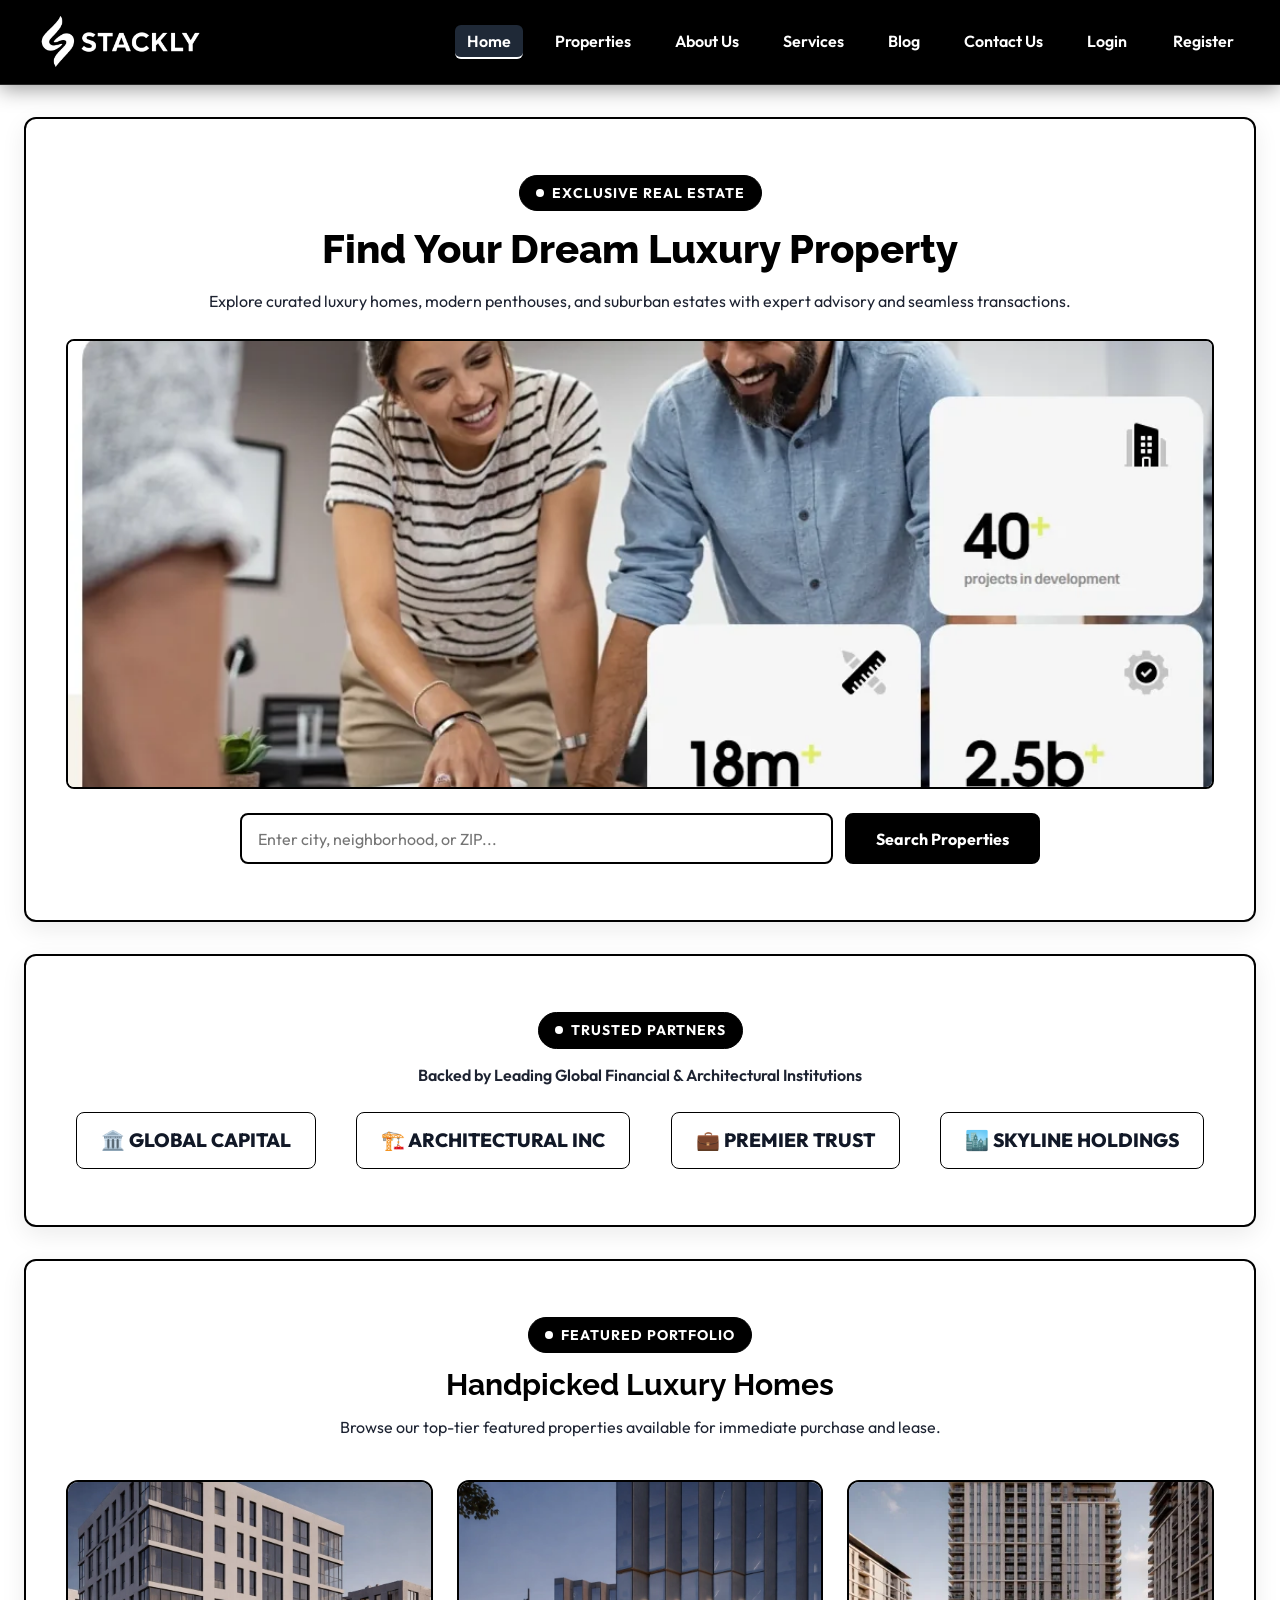
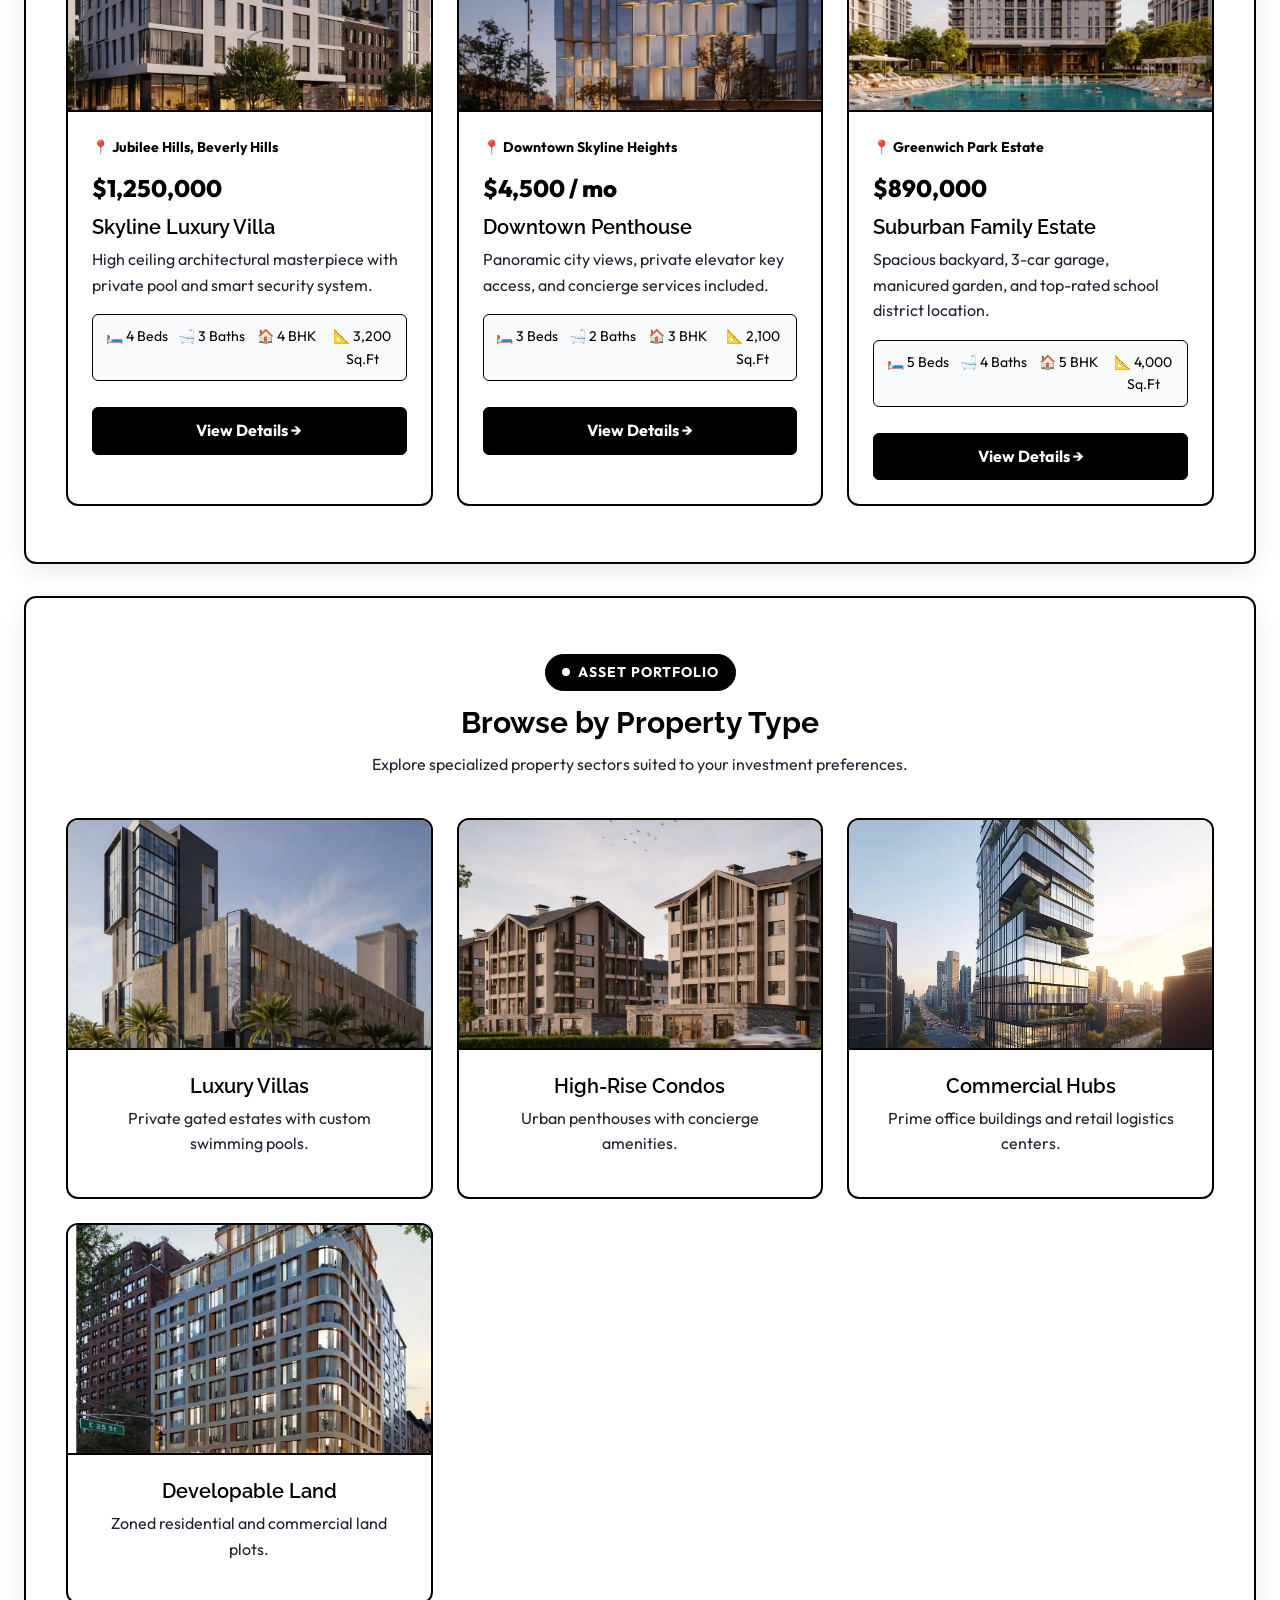
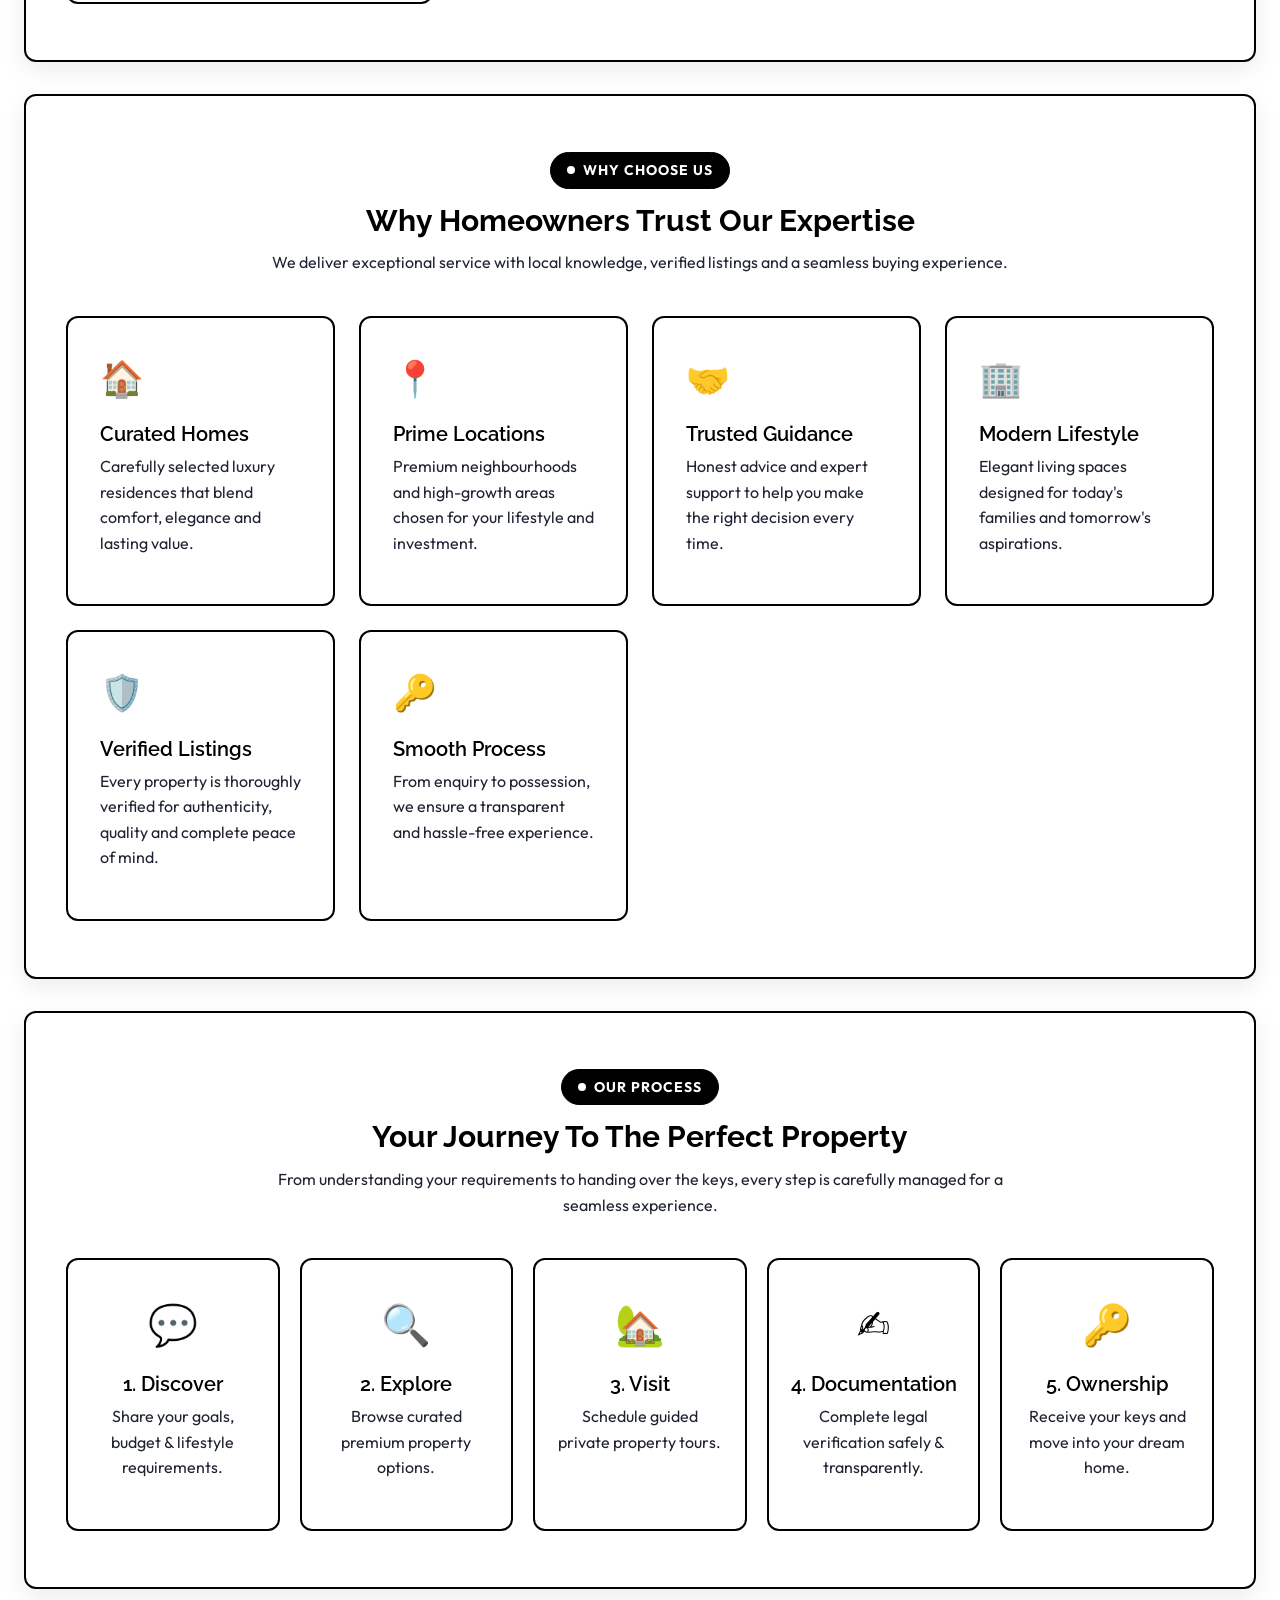
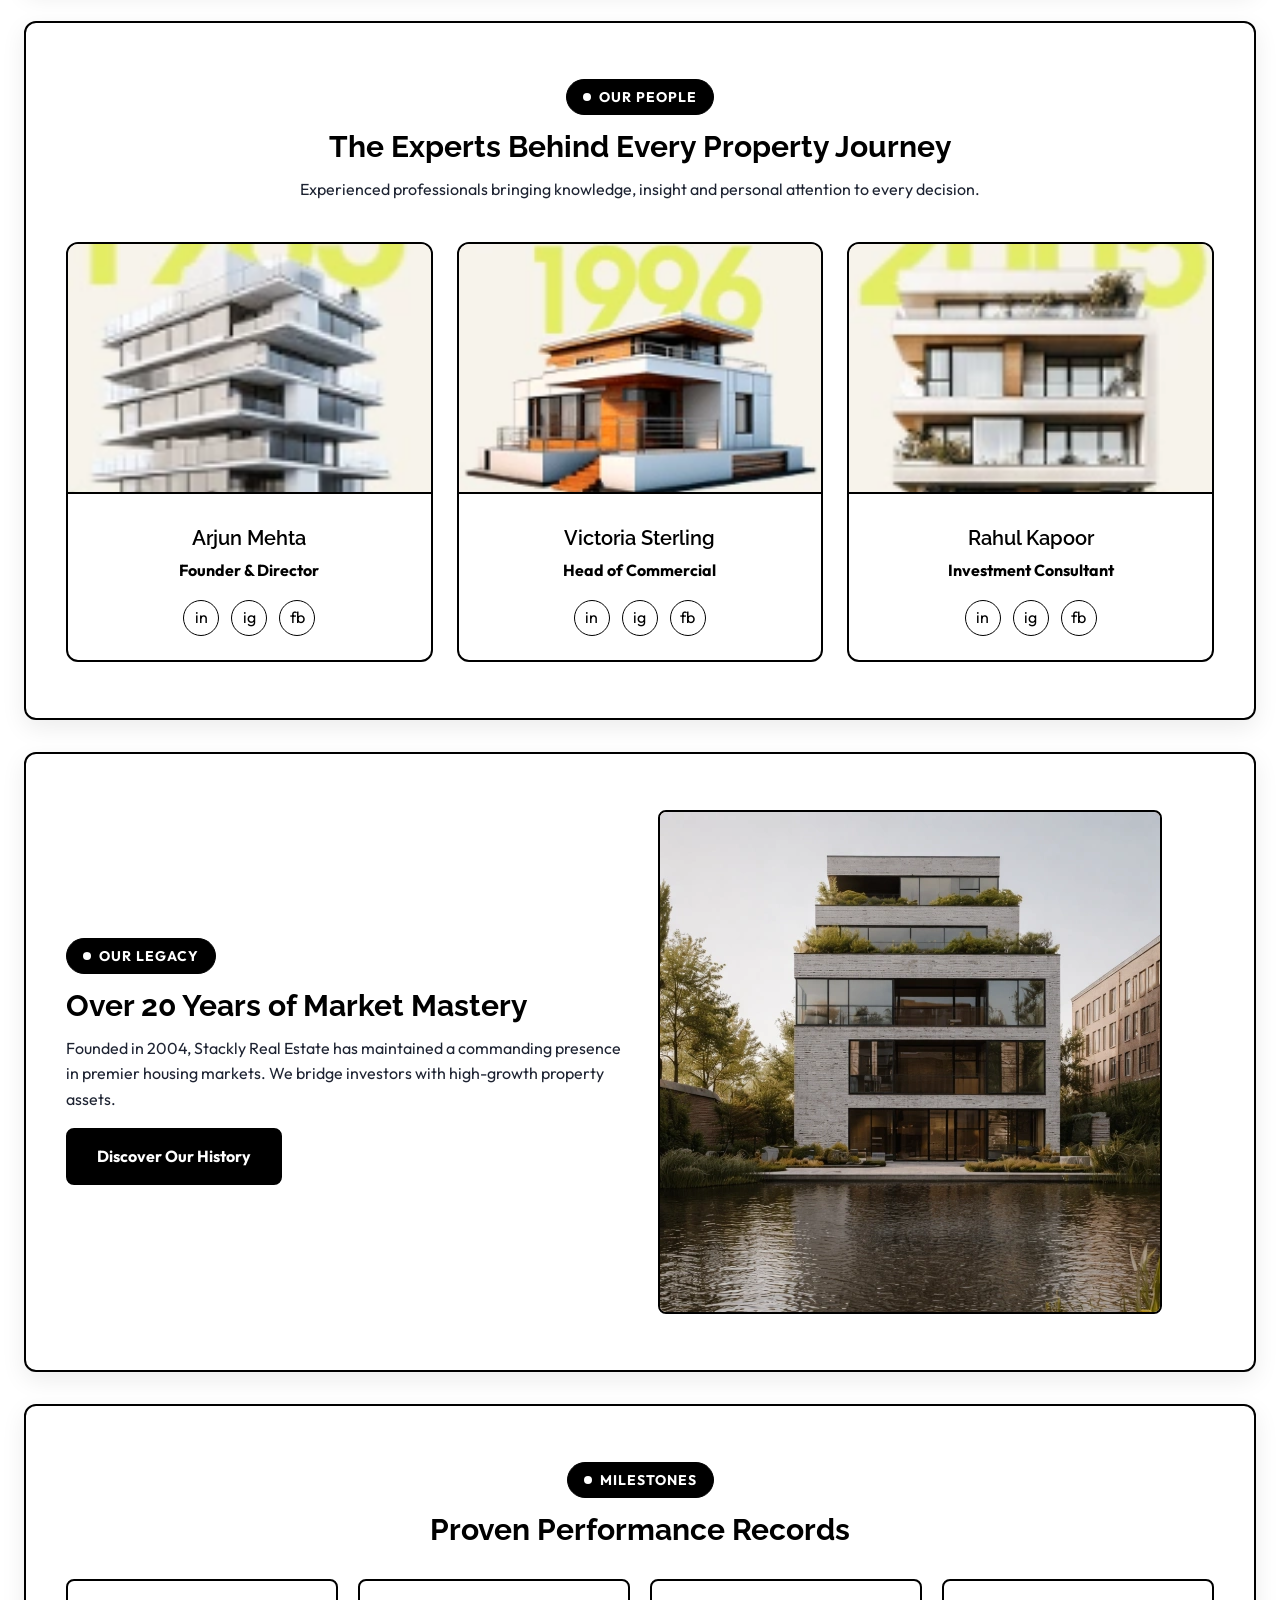
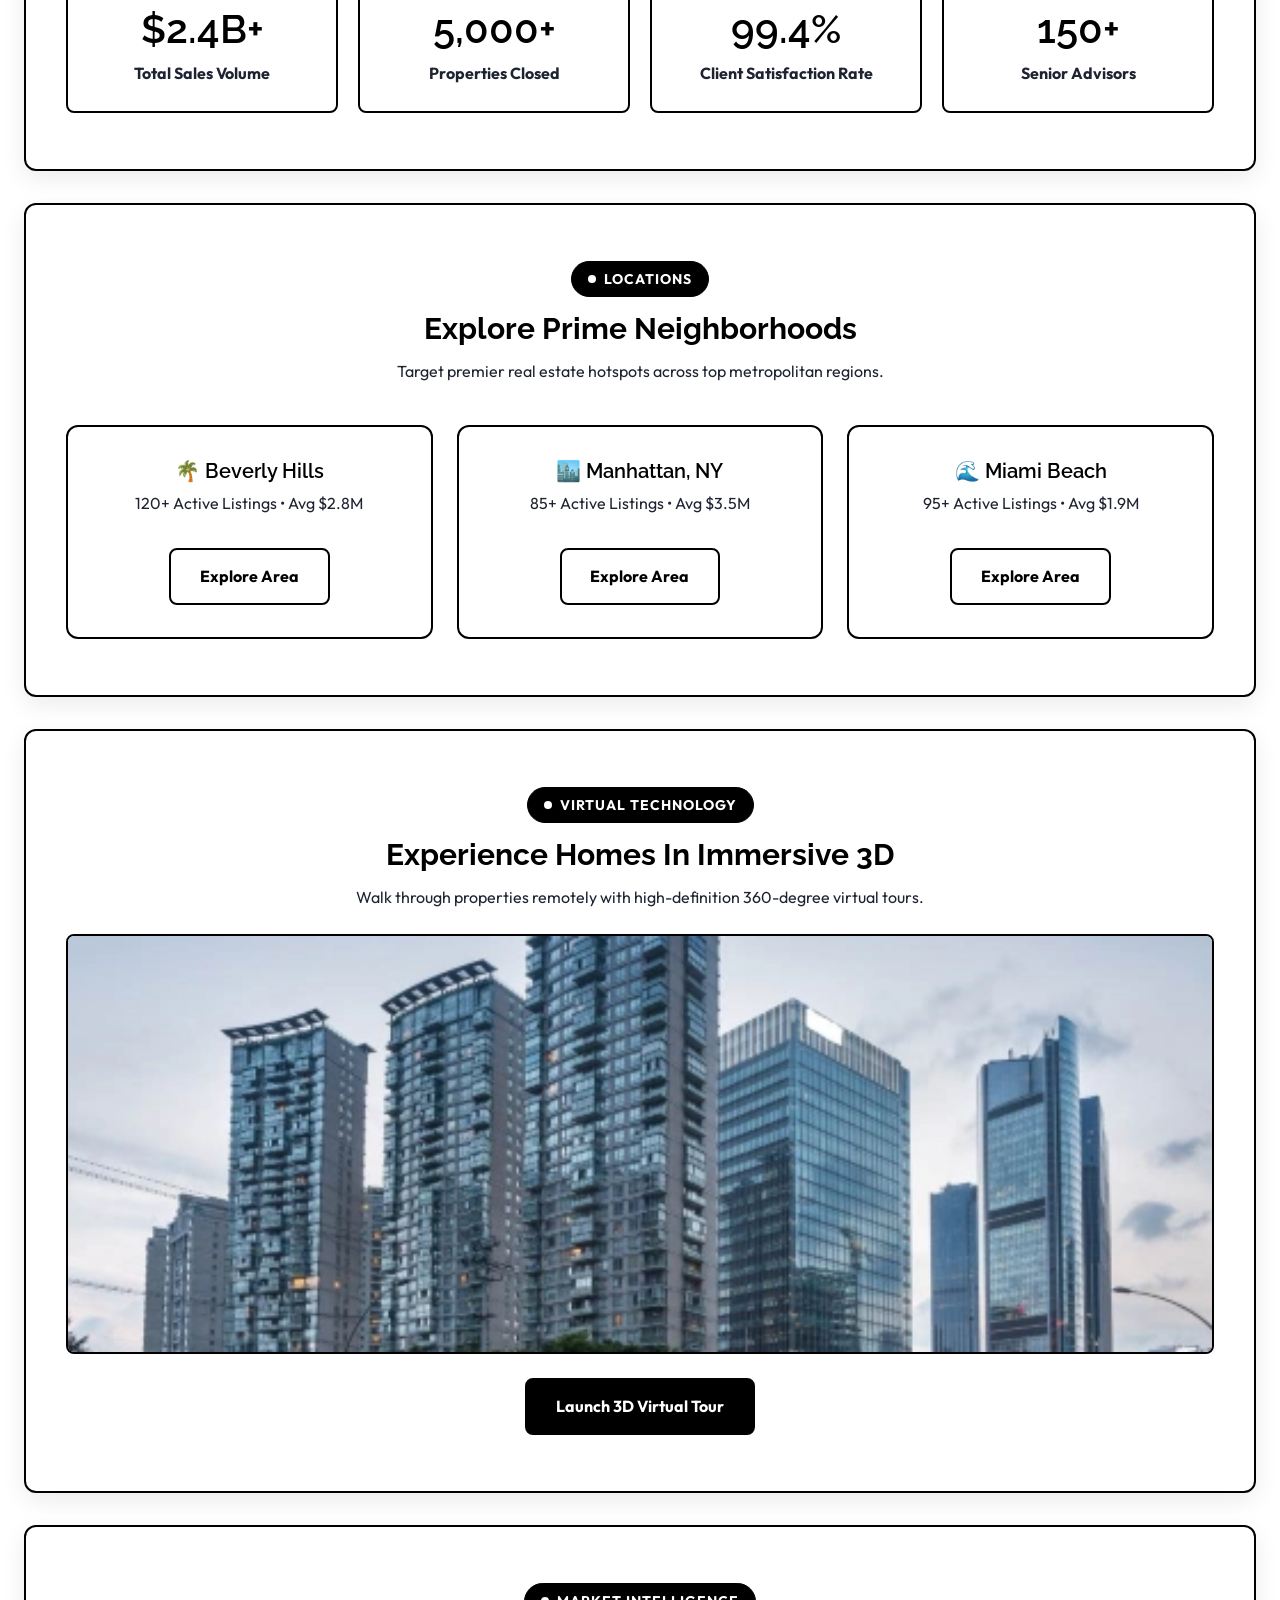
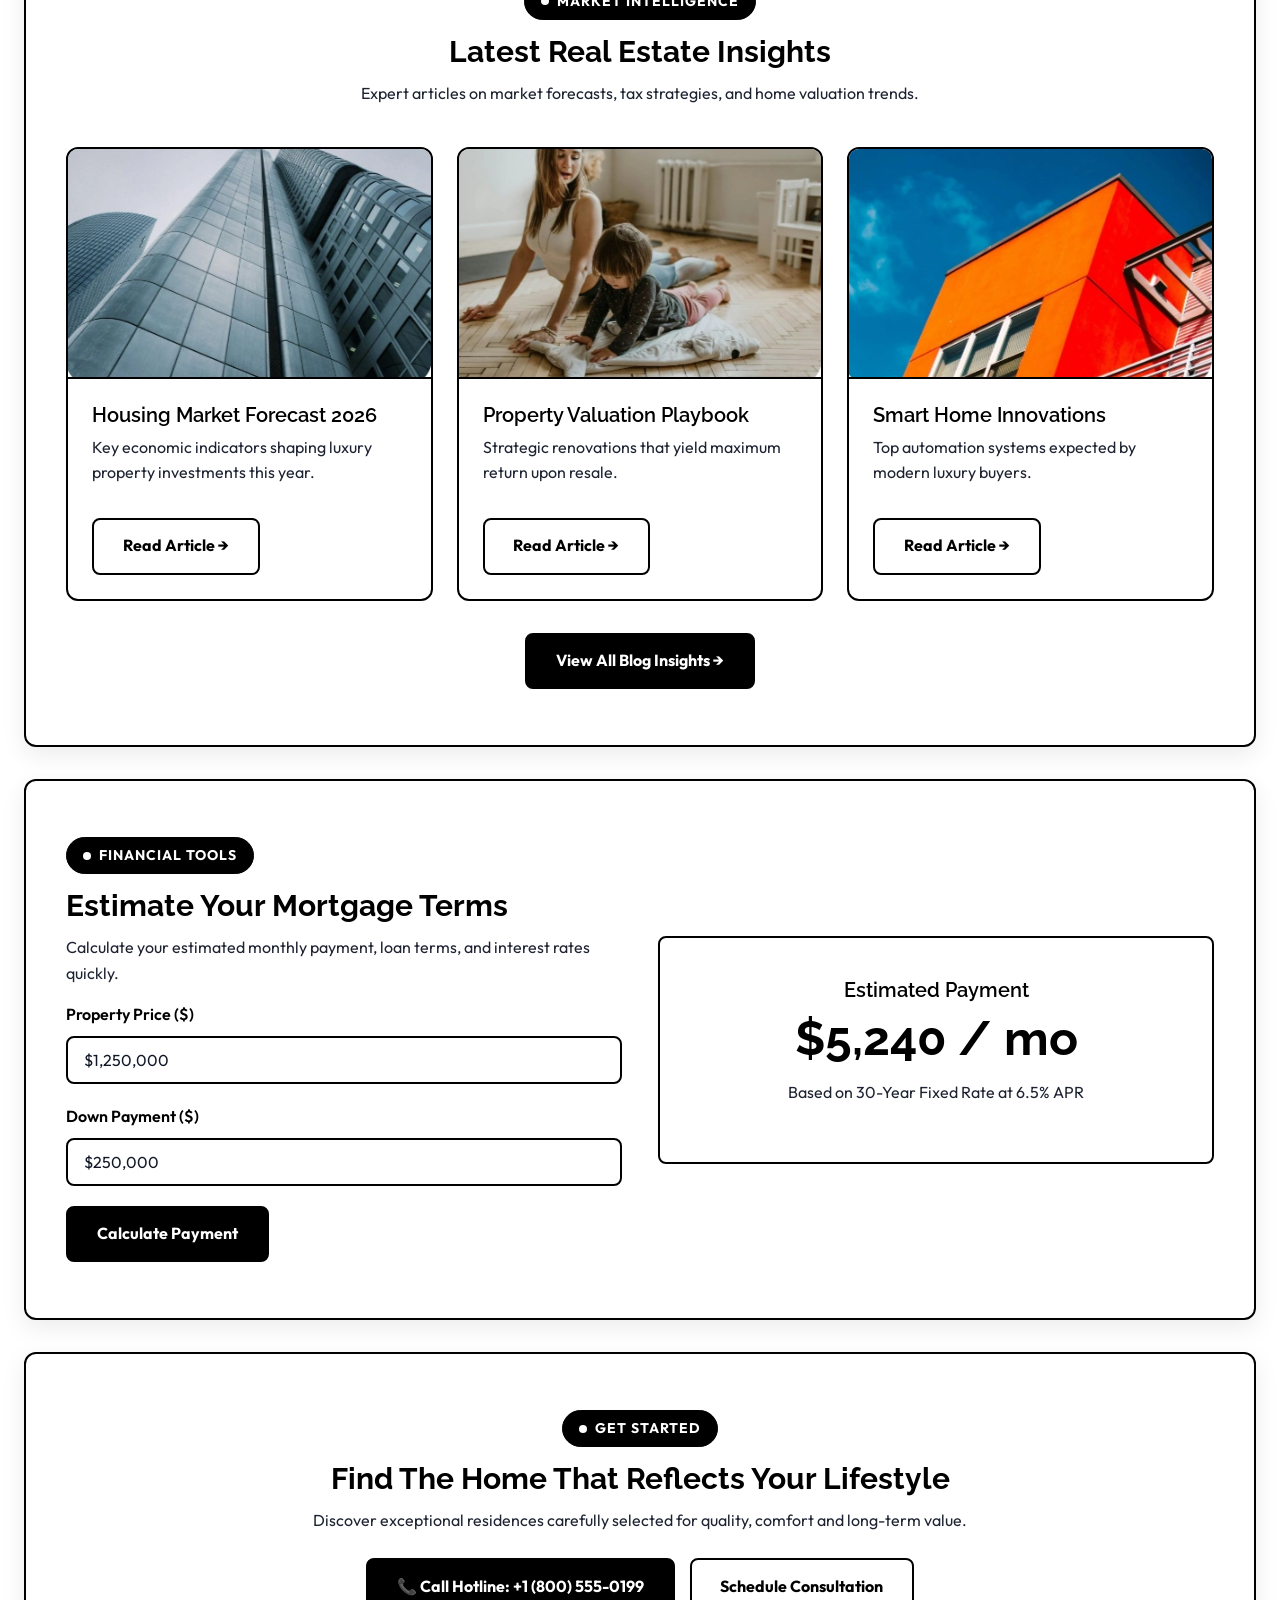
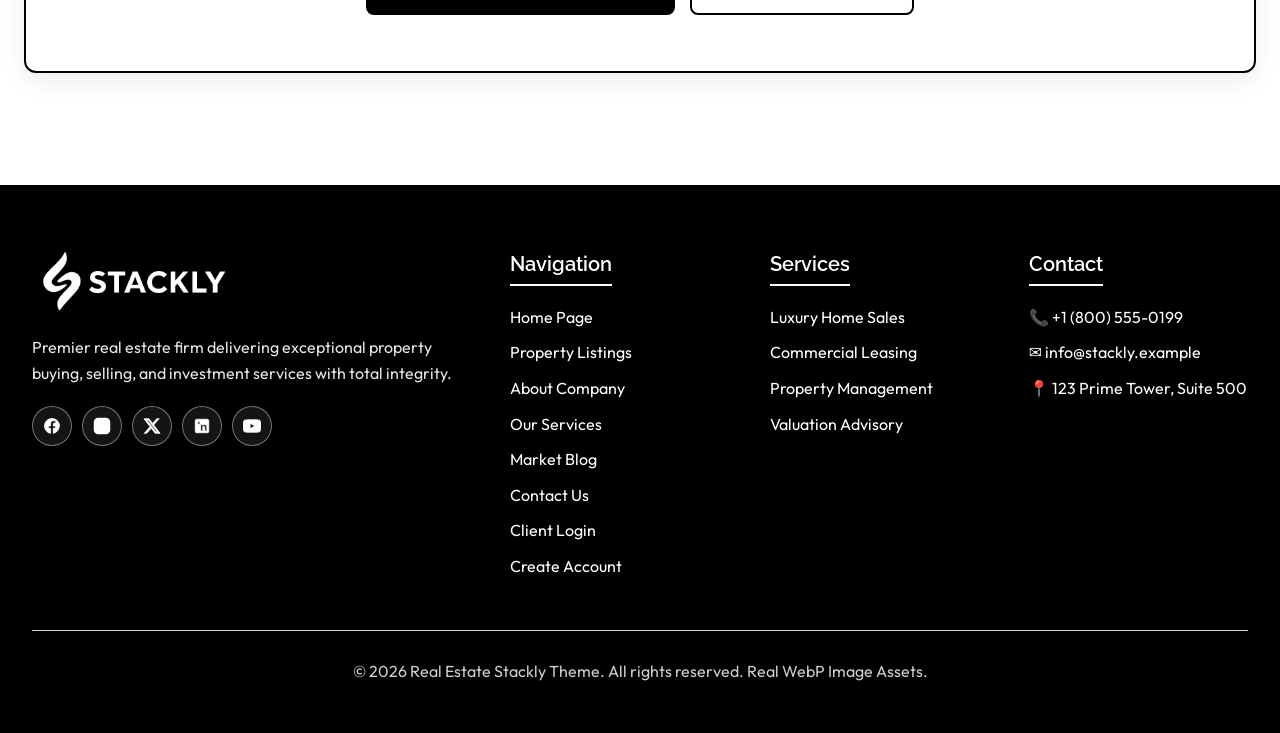
<file: index.html>
<!DOCTYPE html>
<html lang="en">
<head>
    <meta charset="UTF-8">
    <meta name="viewport" content="width=device-width, initial-scale=1.0">
    <title>Stackly Real Estate - Luxury Homes & Estates</title>
    <link rel="stylesheet" href="style.css">
</head>
<body>

<div class="site-wrapper">

    <!-- Left Dialer Navigation -->
  
    <!-- Sticky Header with logo_0895.webp -->
    <header class="site-header">
        <div class="header-container">
            <a href="index.html">
                <img src="logo_0895.webp" alt="Stackly Real Estate Logo" class="site-logo-img">
            </a>

            <button class="mobile-nav-toggle" onclick="toggleMobileNav()" aria-label="Toggle Navigation" aria-expanded="false">&#9776;</button>

            <nav class="main-navigation" aria-label="Primary Menu">
                <ul>
                    <li><a href="index.html" class="active">Home</a></li>
                    <li><a href="properties.html">Properties</a></li>
                    <li><a href="about.html">About Us</a></li>
                    <li><a href="services.html">Services</a></li>
                    <li><a href="blog.html">Blog</a></li>
                    <li><a href="contact.html">Contact Us</a></li>
                    <li><a href="login.html">Login</a></li>
                    <li><a href="register.html" class="btn-primary">Register</a></li>
                </ul>
            </nav>
        </div>
    </header>

    <main class="site-main">

        <!-- SECTION 1: HERO SEARCH BANNER WITH REAL WEBP HERO IMAGE -->
        <section class="section-block animate-fade-in" style="text-align: center;">
            <div class="section-tag">
                <div></div>
                Exclusive Real Estate
            </div>
            <h1>Find Your Dream Luxury Property</h1>
            <p>Explore curated luxury homes, modern penthouses, and suburban estates with expert advisory and seamless transactions.</p>
            
            <img src="images/hero.webp" alt="Luxury Real Estate Hero Banner" class="img-fluid" style="margin: 1.5rem auto; max-height: 450px; width: 100%; object-fit: cover;">

            <form class="search-bar" action="404.html" method="GET" style="display: flex; gap: 12px; max-width: 800px; margin: 0 auto; flex-wrap: wrap;">
                <input type="text" class="form-control" placeholder="Enter city, neighborhood, or ZIP..." aria-label="Search location" style="flex: 1; min-width: 250px;">
                <button type="submit" class="btn-primary">Search Properties</button>
            </form>
        </section>

        <!-- SECTION 2: PARTNER LOGOS & TRUST BAR -->
        <section class="section-block" style="text-align: center;">
            <div class="section-tag">
                <div></div>
                Trusted Partners
            </div>
            <p style="margin-bottom: 1.5rem; font-weight: 600;">Backed by Leading Global Financial & Architectural Institutions</p>
            <div style="display: flex; justify-content: space-around; align-items: center; flex-wrap: wrap; gap: 20px; font-weight: 800; font-size: 1.2rem;">
                <div style="border: 1px solid var(--color-gold); padding: 12px 24px; border-radius: 8px;">🏛️ GLOBAL CAPITAL</div>
                <div style="border: 1px solid var(--color-gold); padding: 12px 24px; border-radius: 8px;">🏗️ ARCHITECTURAL INC</div>
                <div style="border: 1px solid var(--color-gold); padding: 12px 24px; border-radius: 8px;">💼 PREMIER TRUST</div>
                <div style="border: 1px solid var(--color-gold); padding: 12px 24px; border-radius: 8px;">🏙️ SKYLINE HOLDINGS</div>
            </div>
        </section>

        <!-- SECTION 3: FEATURED LUXURY LISTINGS (REAL WEBP PROPERTY IMAGES) -->
        <section class="section-block">
            <div class="section-title-wrap">
                <div class="section-tag">
                    <div></div>
                    Featured Portfolio
                </div>
                <h2>Handpicked Luxury Homes</h2>
                <p>Browse our top-tier featured properties available for immediate purchase and lease.</p>
            </div>

            <div class="properties-grid">
                <!-- Property Card 1 -->
                <article class="featured-property-card hover-lift">
                    <img src="images/prop_1.webp" alt="Skyline Villa" class="card-img-top">
                    <div class="property-info">
                        <div class="property-location">
                            📍 Jubilee Hills, Beverly Hills
                        </div>
                        <div class="property-price">$1,250,000</div>
                        <h3>Skyline Luxury Villa</h3>
                        <p>High ceiling architectural masterpiece with private pool and smart security system.</p>
                        <div class="property-spec-grid">
                            <div>🛏️ 4 Beds</div>
                            <div>🛁 3 Baths</div>
                            <div>🏠 4 BHK</div>
                            <div>📐 3,200 Sq.Ft</div>
                        </div>
                        <a href="404.html" class="property-view-btn">
                            <span>View Details →</span>
                        </a>
                    </div>
                </article>

                <!-- Property Card 2 -->
                <article class="featured-property-card hover-lift">
                    <img src="images/prop_2.webp" alt="Downtown Penthouse" class="card-img-top">
                    <div class="property-info">
                        <div class="property-location">
                            📍 Downtown Skyline Heights
                        </div>
                        <div class="property-price">$4,500 / mo</div>
                        <h3>Downtown Penthouse</h3>
                        <p>Panoramic city views, private elevator key access, and concierge services included.</p>
                        <div class="property-spec-grid">
                            <div>🛏️ 3 Beds</div>
                            <div>🛁 2 Baths</div>
                            <div>🏠 3 BHK</div>
                            <div>📐 2,100 Sq.Ft</div>
                        </div>
                        <a href="404.html" class="property-view-btn">
                            <span>View Details →</span>
                        </a>
                    </div>
                </article>

                <!-- Property Card 3 -->
                <article class="featured-property-card hover-lift">
                    <img src="images/prop_3.webp" alt="Suburban Family Estate" class="card-img-top">
                    <div class="property-info">
                        <div class="property-location">
                            📍 Greenwich Park Estate
                        </div>
                        <div class="property-price">$890,000</div>
                        <h3>Suburban Family Estate</h3>
                        <p>Spacious backyard, 3-car garage, manicured garden, and top-rated school district location.</p>
                        <div class="property-spec-grid">
                            <div>🛏️ 5 Beds</div>
                            <div>🛁 4 Baths</div>
                            <div>🏠 5 BHK</div>
                            <div>📐 4,000 Sq.Ft</div>
                        </div>
                        <a href="404.html" class="property-view-btn">
                            <span>View Details →</span>
                        </a>
                    </div>
                </article>
            </div>
        </section>

        <!-- SECTION 4: PROPERTY CATEGORIES SHOWCASE (REAL WEBP IMAGES) -->
        <section class="section-block">
            <div class="section-title-wrap">
                <div class="section-tag">
                    <div></div>
                    Asset Portfolio
                </div>
                <h2>Browse by Property Type</h2>
                <p>Explore specialized property sectors suited to your investment preferences.</p>
            </div>

            <div class="categories-grid">
                <div class="category-card hover-lift">
                    <img src="images/buildin1.webp" alt="Luxury Villas" class="card-img-top">
                    <div style="padding: 1.5rem; text-align: center;">
                        <h3>Luxury Villas</h3>
                        <p>Private gated estates with custom swimming pools.</p>
                    </div>
                </div>
                <div class="category-card hover-lift">
                    <img src="images/buildi2.webp" alt="High-Rise Apartments" class="card-img-top">
                    <div style="padding: 1.5rem; text-align: center;">
                        <h3>High-Rise Condos</h3>
                        <p>Urban penthouses with concierge amenities.</p>
                    </div>
                </div>
                <div class="category-card hover-lift">
                    <img src="images/building.webp" alt="Commercial Properties" class="card-img-top">
                    <div style="padding: 1.5rem; text-align: center;">
                        <h3>Commercial Hubs</h3>
                        <p>Prime office buildings and retail logistics centers.</p>
                    </div>
                </div>
                <div class="category-card hover-lift">
                    <img src="images/dev_1.webp" alt="Developable Land" class="card-img-top">
                    <div style="padding: 1.5rem; text-align: center;">
                        <h3>Developable Land</h3>
                        <p>Zoned residential and commercial land plots.</p>
                    </div>
                </div>
            </div>
        </section>

        <!-- SECTION 5: WHY CHOOSE US -->
        <section class="section-block">
            <div class="section-title-wrap">
                <div class="section-tag">
                    <div></div>
                    Why Choose Us
                </div>
                <h2>Why Homeowners Trust Our Expertise</h2>
                <p>We deliver exceptional service with local knowledge, verified listings and a seamless buying experience.</p>
            </div>

            <div class="why-choose-grid">
                <div class="why-choose-card">
                    <div class="why-card-icon">🏠</div>
                    <h3>Curated Homes</h3>
                    <p>Carefully selected luxury residences that blend comfort, elegance and lasting value.</p>
                </div>

                <div class="why-choose-card">
                    <div class="why-card-icon">📍</div>
                    <h3>Prime Locations</h3>
                    <p>Premium neighbourhoods and high-growth areas chosen for your lifestyle and investment.</p>
                </div>

                <div class="why-choose-card">
                    <div class="why-card-icon">🤝</div>
                    <h3>Trusted Guidance</h3>
                    <p>Honest advice and expert support to help you make the right decision every time.</p>
                </div>

                <div class="why-choose-card">
                    <div class="why-card-icon">🏢</div>
                    <h3>Modern Lifestyle</h3>
                    <p>Elegant living spaces designed for today's families and tomorrow's aspirations.</p>
                </div>

                <div class="why-choose-card">
                    <div class="why-card-icon">🛡️</div>
                    <h3>Verified Listings</h3>
                    <p>Every property is thoroughly verified for authenticity, quality and complete peace of mind.</p>
                </div>

                <div class="why-choose-card">
                    <div class="why-card-icon">🔑</div>
                    <h3>Smooth Process</h3>
                    <p>From enquiry to possession, we ensure a transparent and hassle-free experience.</p>
                </div>
            </div>
        </section>

        <!-- SECTION 6: OUR PROCESS TIMELINE -->
        <section class="section-block">
            <div class="section-title-wrap">
                <div class="section-tag">
                    <div></div>
                    Our Process
                </div>
                <h2>Your Journey To The Perfect Property</h2>
                <p>From understanding your requirements to handing over the keys, every step is carefully managed for a seamless experience.</p>
            </div>

            <div class="process-wrapper">
                <div class="process-item">
                    <div class="process-icon">💬</div>
                    <h3>1. Discover</h3>
                    <p>Share your goals, budget & lifestyle requirements.</p>
                </div>
                <div class="process-item">
                    <div class="process-icon">🔍</div>
                    <h3>2. Explore</h3>
                    <p>Browse curated premium property options.</p>
                </div>
                <div class="process-item">
                    <div class="process-icon">🏡</div>
                    <h3>3. Visit</h3>
                    <p>Schedule guided private property tours.</p>
                </div>
                <div class="process-item">
                    <div class="process-icon">✍️</div>
                    <h3>4. Documentation</h3>
                    <p>Complete legal verification safely & transparently.</p>
                </div>
                <div class="process-item">
                    <div class="process-icon">🔑</div>
                    <h3>5. Ownership</h3>
                    <p>Receive your keys and move into your dream home.</p>
                </div>
            </div>
        </section>

        <!-- SECTION 7: OUR PEOPLE TEAM (REAL WEBP PORTRAITS) -->
        <section class="section-block">
            <div class="section-title-wrap">
                <div class="section-tag">
                    <div></div>
                    Our People
                </div>
                <h2>The Experts Behind Every Property Journey</h2>
                <p>Experienced professionals bringing knowledge, insight and personal attention to every decision.</p>
            </div>

            <div class="team-grid">
                <div class="team-card">
                    <div class="team-image">
                        <img src="images/team_1.webp" alt="Arjun Mehta">
                    </div>
                    <div class="team-content">
                        <h3>Arjun Mehta</h3>
                        <span>Founder & Director</span>
                        <div class="team-social">
                            <a href="404.html">in</a><a href="404.html">ig</a><a href="404.html">fb</a>
                        </div>
                    </div>
                </div>

                <div class="team-card">
                    <div class="team-image">
                        <img src="images/avatar_1.webp" alt="Victoria Sterling">
                    </div>
                    <div class="team-content">
                        <h3>Victoria Sterling</h3>
                        <span>Head of Commercial</span>
                        <div class="team-social">
                            <a href="404.html">in</a><a href="404.html">ig</a><a href="404.html">fb</a>
                           
                        </div>
                    </div>
                </div>

                <div class="team-card">
                    <div class="team-image">
                        <img src="images/avatar_2.webp" alt="Rahul Kapoor">
                    </div>
                    <div class="team-content">
                        <h3>Rahul Kapoor</h3>
                        <span>Investment Consultant</span>
                        <div class="team-social">
                                                       <a href="404.html">in</a><a href="404.html">ig</a><a href="404.html">fb</a>

                        </div>
                    </div>
                </div>
            </div>
        </section>

        <!-- SECTION 8: ABOUT US LEGACY (REAL WEBP IMAGE) -->
        <section class="section-block">
            <div class="about-grid">
                <div>
                    <div class="section-tag">
                        <div></div>
                        Our Legacy
                    </div>
                    <h2>Over 20 Years of Market Mastery</h2>
                    <p>Founded in 2004, Stackly Real Estate has maintained a commanding presence in premier housing markets. We bridge investors with high-growth property assets.</p>
                    <a href="404.html" class="btn-primary">Discover Our History</a>
                </div>
                <div>
                    <img src="images/about_1.webp" alt="About Stackly Legacy" class="img-fluid">
                </div>
            </div>
        </section>

        <!-- SECTION 9: KEY ACHIEVEMENT METRICS -->
        <section class="section-block" style="text-align: center;">
            <div class="section-tag">
                <div></div>
                Milestones
            </div>
            <h2>Proven Performance Records</h2>
            <div style="display: grid; grid-template-columns: repeat(auto-fit, minmax(200px, 1fr)); gap: 20px; margin-top: 2rem;">
                <div style="border: 2px solid var(--color-gold); padding: 1.5rem; border-radius: 8px;">
                    <h3 style="font-size: 2.5rem; color: var(--color-gold);">$2.4B+</h3>
                    <p style="font-weight: 700; margin: 0;">Total Sales Volume</p>
                </div>
                <div style="border: 2px solid var(--color-gold); padding: 1.5rem; border-radius: 8px;">
                    <h3 style="font-size: 2.5rem; color: var(--color-gold);">5,000+</h3>
                    <p style="font-weight: 700; margin: 0;">Properties Closed</p>
                </div>
                <div style="border: 2px solid var(--color-gold); padding: 1.5rem; border-radius: 8px;">
                    <h3 style="font-size: 2.5rem; color: var(--color-gold);">99.4%</h3>
                    <p style="font-weight: 700; margin: 0;">Client Satisfaction Rate</p>
                </div>
                <div style="border: 2px solid var(--color-gold); padding: 1.5rem; border-radius: 8px;">
                    <h3 style="font-size: 2.5rem; color: var(--color-gold);">150+</h3>
                    <p style="font-weight: 700; margin: 0;">Senior Advisors</p>
                </div>
            </div>
        </section>

        <!-- SECTION 10: CITY & NEIGHBORHOOD EXPLORER -->
        <section class="section-block">
            <div class="section-title-wrap">
                <div class="section-tag">
                    <div></div>
                    Locations
                </div>
                <h2>Explore Prime Neighborhoods</h2>
                <p>Target premier real estate hotspots across top metropolitan regions.</p>
            </div>

            <div class="properties-grid">
                <div class="service-card" style="text-align: center;">
                    <h3>🌴 Beverly Hills</h3>
                    <p>120+ Active Listings • Avg $2.8M</p>
                    <a href="404.html" class="btn-secondary" style="margin-top: 1rem;">Explore Area</a>
                </div>
                <div class="service-card" style="text-align: center;">
                    <h3>🏙️ Manhattan, NY</h3>
                    <p>85+ Active Listings • Avg $3.5M</p>
                    <a href="404.html" class="btn-secondary" style="margin-top: 1rem;">Explore Area</a>
                </div>
                <div class="service-card" style="text-align: center;">
                    <h3>🌊 Miami Beach</h3>
                    <p>95+ Active Listings • Avg $1.9M</p>
                    <a href="404.html" class="btn-secondary" style="margin-top: 1rem;">Explore Area</a>
                </div>
            </div>
        </section>

        <!-- SECTION 11: 3D VIRTUAL TOUR HIGHLIGHT (REAL WEBP IMAGE) -->
        <section class="section-block" style="text-align: center;">
            <div class="section-tag">
                <div></div>
                Virtual Technology
            </div>
            <h2>Experience Homes In Immersive 3D</h2>
            <p>Walk through properties remotely with high-definition 360-degree virtual tours.</p>
            
            <img src="images/prop_large_1.webp" alt="3D Virtual Tour Preview" class="img-fluid" style="margin: 1.5rem auto; max-height: 420px; width: 100%; object-fit: cover;">
            
            <a href="404.html" class="btn-primary">Launch 3D Virtual Tour</a>
        </section>

        <!-- SECTION 12: REAL ESTATE INSIGHTS BLOG (REAL WEBP IMAGES) -->
        <section class="section-block">
            <div class="section-title-wrap">
                <div class="section-tag">
                    <div></div>
                    Market Intelligence
                </div>
                <h2>Latest Real Estate Insights</h2>
                <p>Expert articles on market forecasts, tax strategies, and home valuation trends.</p>
            </div>

            <div class="news-grid">
                <article class="news-card hover-lift">
                    <img src="images/b6 (1).webp" alt="Market Forecast 2026" class="card-img-top">
                    <div style="padding: 1.5rem;">
                        <h3>Housing Market Forecast 2026</h3>
                        <p>Key economic indicators shaping luxury property investments this year.</p>
                        <a href="404.html" class="btn-secondary" style="margin-top: 1rem; display: inline-block;">Read Article &rarr;</a>
                    </div>
                </article>
                <article class="news-card hover-lift">
                    <img src="images/b6 (2).webp" alt="Property Valuation Guide" class="card-img-top">
                    <div style="padding: 1.5rem;">
                        <h3>Property Valuation Playbook</h3>
                        <p>Strategic renovations that yield maximum return upon resale.</p>
                        <a href="404.html" class="btn-secondary" style="margin-top: 1rem; display: inline-block;">Read Article &rarr;</a>
                    </div>
                </article>
                <article class="news-card hover-lift">
                    <img src="images/b6 (3).webp" alt="Smart Home Tech Trends" class="card-img-top">
                    <div style="padding: 1.5rem;">
                        <h3>Smart Home Innovations</h3>
                        <p>Top automation systems expected by modern luxury buyers.</p>
                        <a href="404.html" class="btn-secondary" style="margin-top: 1rem; display: inline-block;">Read Article &rarr;</a>
                    </div>
                </article>
            </div>
            <div style="text-align: center; margin-top: 2rem;">
                <a href="404.html" class="btn-primary">View All Blog Insights &rarr;</a>
            </div>
        </section>

        <!-- SECTION 13: MORTGAGE & LOAN CALCULATOR PREVIEW -->
        <section class="section-block">
            <div class="about-grid">
                <div>
                    <div class="section-tag">
                        <div></div>
                        Financial Tools
                    </div>
                    <h2>Estimate Your Mortgage Terms</h2>
                    <p>Calculate your estimated monthly payment, loan terms, and interest rates quickly.</p>
                    
                    <div class="form-group">
                        <label>Property Price ($)</label>
                        <input type="text" class="form-control" value="$1,250,000">
                    </div>
                    <div class="form-group">
                        <label>Down Payment ($)</label>
                        <input type="text" class="form-control" value="$250,000">
                    </div>
                    <a href="404.html" class="btn-primary" style="display: inline-block; text-align: center; text-decoration: none;">Calculate Payment</a>
                </div>

                <div style="border: 2px solid var(--color-gold); padding: 2.5rem; border-radius: 8px; text-align: center;">
                    <h3>Estimated Payment</h3>
                    <h2 style="font-size: 3rem; color: var(--color-gold);">$5,240 / mo</h2>
                    <p>Based on 30-Year Fixed Rate at 6.5% APR</p>
                </div>
            </div>
        </section>

        <!-- SECTION 14: CALL TO ACTION / CONSULTATION HOTLINE -->
        <section class="section-block animate-glow" style="text-align: center;">
            <div class="section-tag">
                <div></div>
                Get Started
            </div>
            <h2>Find The Home That Reflects Your Lifestyle</h2>
            <p>Discover exceptional residences carefully selected for quality, comfort and long-term value.</p>
            <div style="margin-top: 1.5rem; display: flex; gap: 15px; justify-content: center; flex-wrap: wrap;">
                <a href="404.html" class="btn-primary">📞 Call Hotline: +1 (800) 555-0199</a>
                <a href="404.html" class="btn-secondary">Schedule Consultation</a>
            </div>
        </section>

    </main>

    <!-- FOOTER WITH logo_0895.webp & SOCIAL ICONS LINKED TO 404 -->
    <footer class="site-footer">
        <div class="footer-container">
            <div class="footer-col">
                <a href="index.html">
                    <img src="logo_0895.webp" alt="Stackly Real Estate Logo" class="footer-logo-img">
                </a>
                <p>Premier real estate firm delivering exceptional property buying, selling, and investment services with total integrity.</p>
                <div class="footer-social-links" aria-label="Social Media Links">
                    <a href="404.html" class="footer-social-icon" aria-label="Follow Stackly Real Estate on Facebook" title="Facebook">
                        <svg width="18" height="18" viewBox="0 0 24 24" fill="currentColor">
                            <path d="M22 12c0-5.52-4.48-10-10-10S2 6.48 2 12c0 4.84 3.44 8.87 8 9.8V15H7v-3h3V9.5C10 6.46 11.82 5 14.5 5c1.28 0 2.63.23 2.63.23v2.89h-1.48c-1.5 0-1.97.93-1.97 1.88V12h3.25l-.52 3h-2.73v6.8c4.56-.93 8-4.96 8-9.8z"/>
                        </svg>
                    </a>
                    <a href="404.html" class="footer-social-icon" aria-label="Follow Stackly Real Estate on Instagram" title="Instagram">
                        <svg width="18" height="18" viewBox="0 0 24 24" fill="none" stroke="currentColor" stroke-width="2" stroke-linecap="round" stroke-linejoin="round">
                            <rect x="2" y="2" width="20" height="20" rx="5" ry="5"></rect>
                            <path d="M16 11.37A4 4 0 1 1 12.63 8 4 4 0 0 1 16 11.37z"></path>
                            <line x1="17.5" y1="6.5" x2="17.51" y2="6.5"></line>
                        </svg>
                    </a>
                    <a href="404.html" class="footer-social-icon" aria-label="Follow Stackly Real Estate on X (Twitter)" title="X (Twitter)">
                        <svg width="18" height="18" viewBox="0 0 24 24" fill="currentColor">
                            <path d="M18.244 2.25h3.308l-7.227 8.26 8.502 11.24H16.17l-5.214-6.817L4.99 21.75H1.68l7.73-8.835L1.254 2.25H8.08l4.713 6.231zm-1.161 17.52h1.833L7.084 4.126H5.117z"/>
                        </svg>
                    </a>
                    <a href="404.html" class="footer-social-icon" aria-label="Follow Stackly Real Estate on LinkedIn" title="LinkedIn">
                        <svg width="18" height="18" viewBox="0 0 24 24" fill="currentColor">
                            <path d="M19 3a2 2 0 0 1 2 2v14a2 2 0 0 1-2 2H5a2 2 0 0 1-2-2V5a2 2 0 0 1 2-2h14m-.5 15.5v-5.3a3.26 3.26 0 0 0-3.26-3.26c-.85 0-1.84.52-2.28 1.3v-1.11h-2.79v8.37h2.79v-4.93c0-.77.62-1.4 1.39-1.4a1.4 1.4 0 0 1 1.4 1.4v4.93h2.75M6.46 10.9h2.78v8.37H6.46v-8.37M7.85 6.46c-.92 0-1.67.75-1.67 1.67s.75 1.67 1.67 1.67 1.67-.75 1.67-1.67-.75-1.67-1.67-1.67z"/>
                        </svg>
                    </a>
                    <a href="404.html" class="footer-social-icon" aria-label="Follow Stackly Real Estate on YouTube" title="YouTube">
                        <svg width="18" height="18" viewBox="0 0 24 24" fill="currentColor">
                            <path d="M23.498 6.186a3.016 3.016 0 0 0-2.122-2.136C19.505 3.545 12 3.545 12 3.545s-7.505 0-9.377.505A3.017 3.017 0 0 0 .502 6.186C0 8.07 0 12 0 12s0 3.93.502 5.814a3.016 3.016 0 0 0 2.122 2.136c1.871.505 9.376.505 9.376.505s7.505 0 9.377-.505a3.015 3.015 0 0 0 2.122-2.136C24 15.93 24 12 24 12s0-3.93-.502-5.814zM9.545 15.568V8.432L15.818 12l-6.273 3.568z"/>
                        </svg>
                    </a>
                </div>
            </div>

            <div class="footer-col">
                <h3>Navigation</h3>
                <ul>
                    <li><a href="index.html">Home Page</a></li>
                    <li><a href="properties.html">Property Listings</a></li>
                    <li><a href="about.html">About Company</a></li>
                    <li><a href="services.html">Our Services</a></li>
                    <li><a href="blog.html">Market Blog</a></li>
                    <li><a href="contact.html">Contact Us</a></li>
                    <li><a href="login.html">Client Login</a></li>
                    <li><a href="register.html">Create Account</a></li>
                </ul>
            </div>

            <div class="footer-col">
                <h3>Services</h3>
                <ul>
                    <li><a href="404.html">Luxury Home Sales</a></li>
                    <li><a href="404.html">Commercial Leasing</a></li>
                    <li><a href="404.html">Property Management</a></li>
                    <li><a href="404.html">Valuation Advisory</a></li>
                </ul>
            </div>

            <div class="footer-col">
                <h3>Contact</h3>
                <ul>
                    <li><a href="tel:+18005550199">📞 +1 (800) 555-0199</a></li>
                    <li><a href="mailto:info@realestate.example">✉️ info@stackly.example</a></li>
                    <li><a href="contact.html">📍 123 Prime Tower, Suite 500</a></li>
                </ul>
            </div>
        </div>

        <div class="footer-bottom">
            <p>&copy; 2026 Real Estate Stackly Theme. All rights reserved. Real WebP Image Assets.</p>
        </div>
    </footer>

</div>

<script src="main.js"></script>
</body>
</html>
</file>
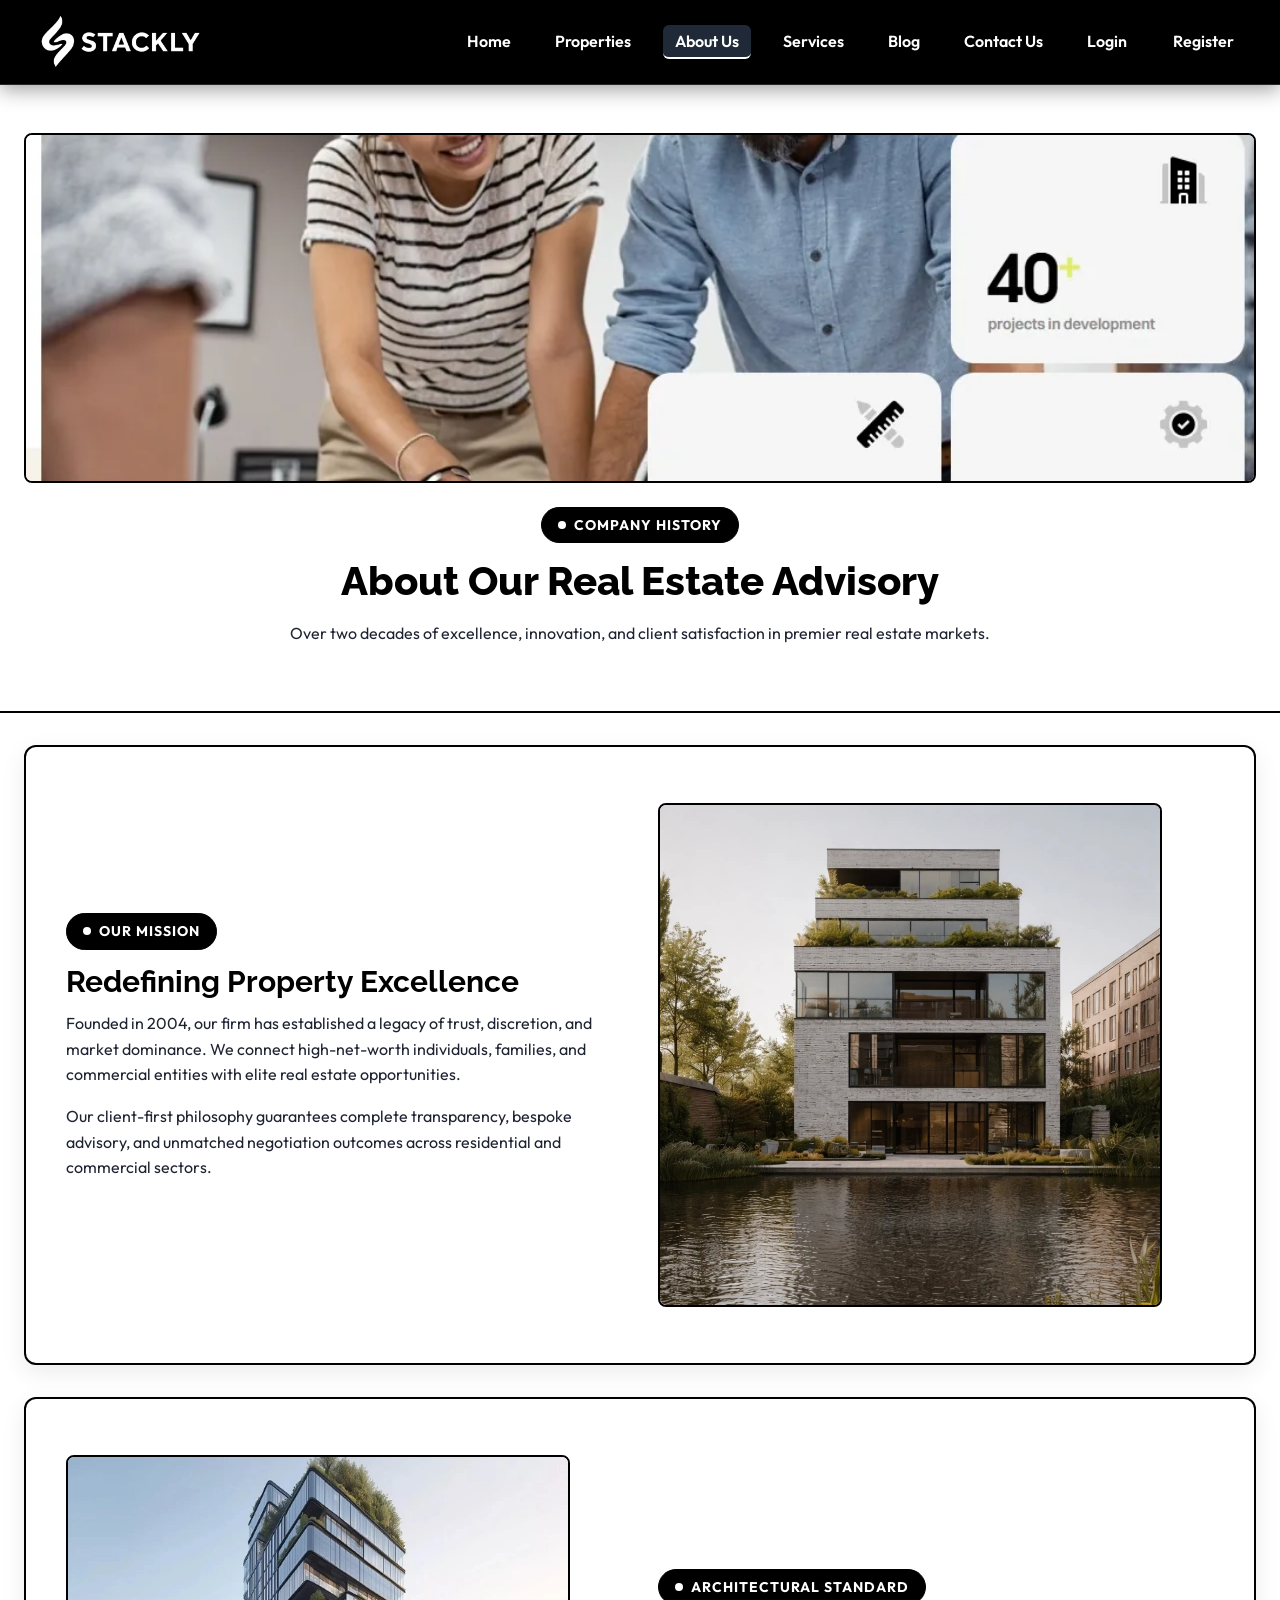
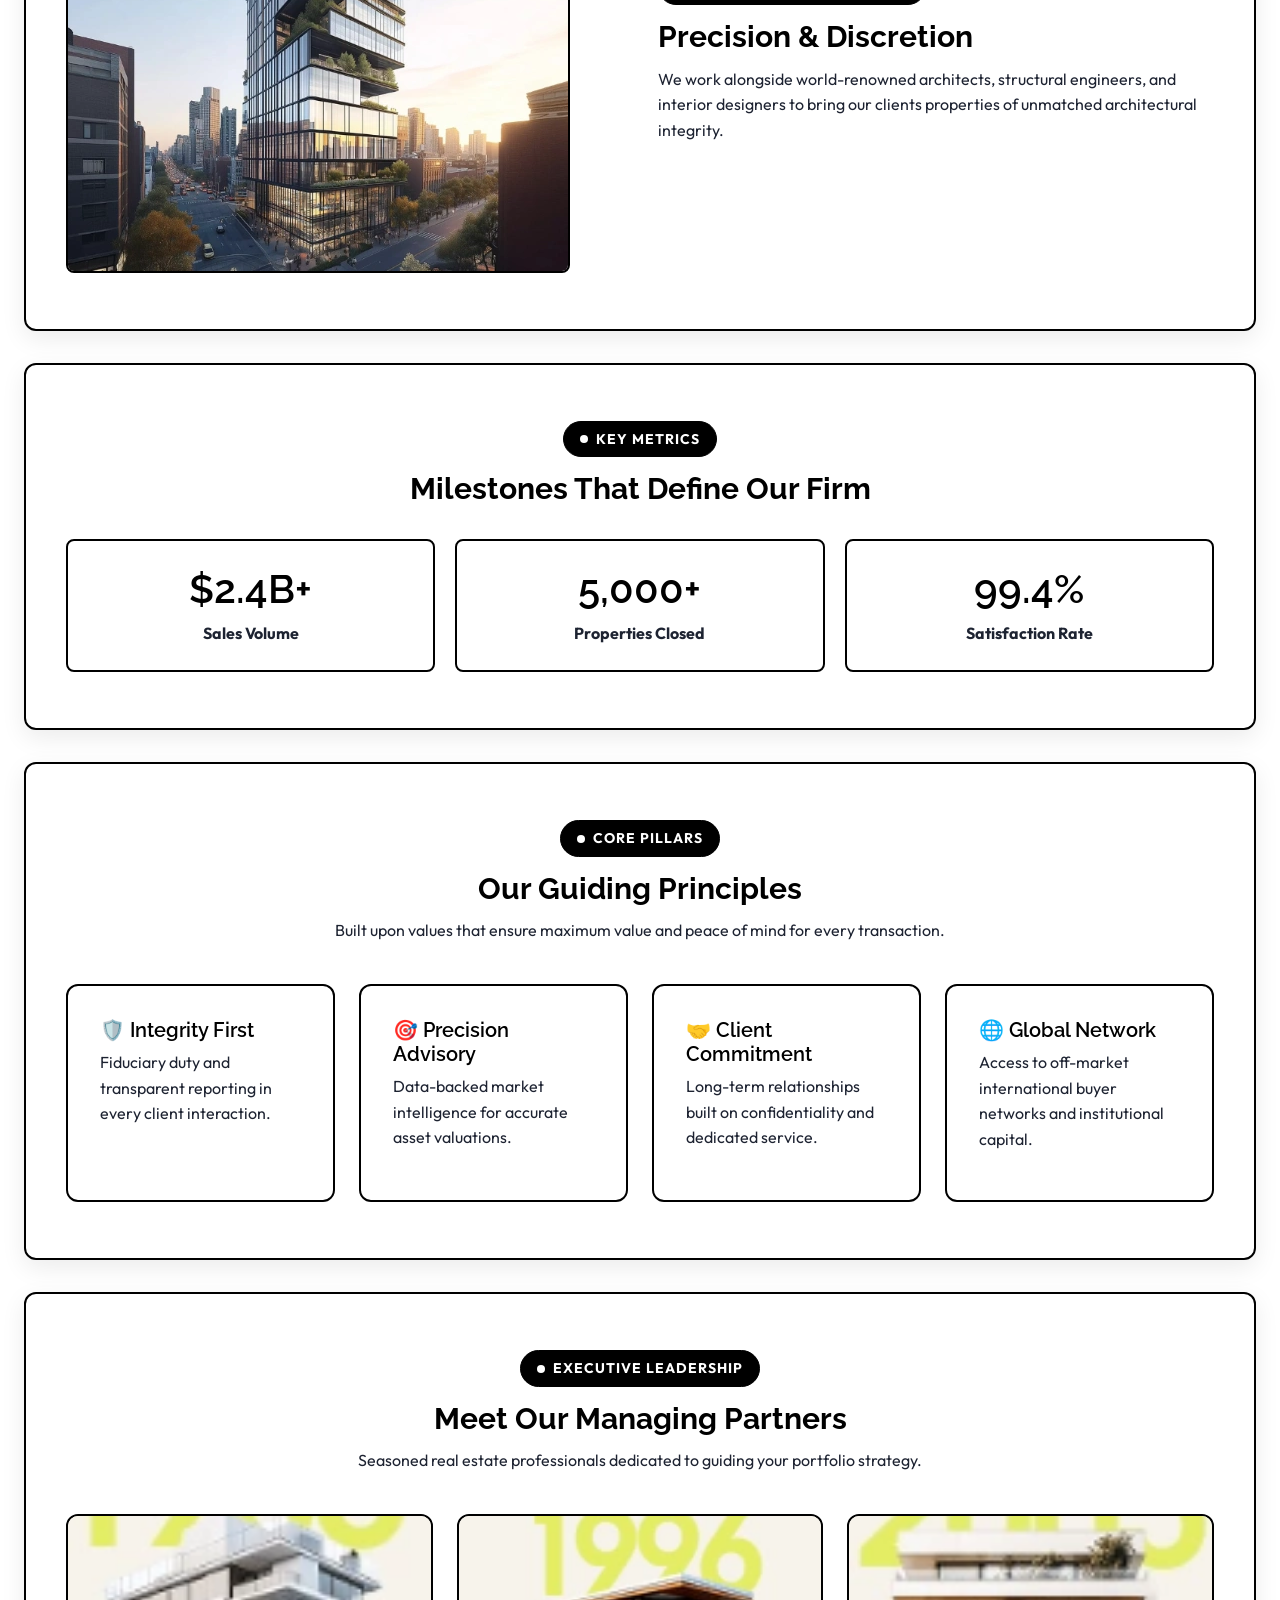
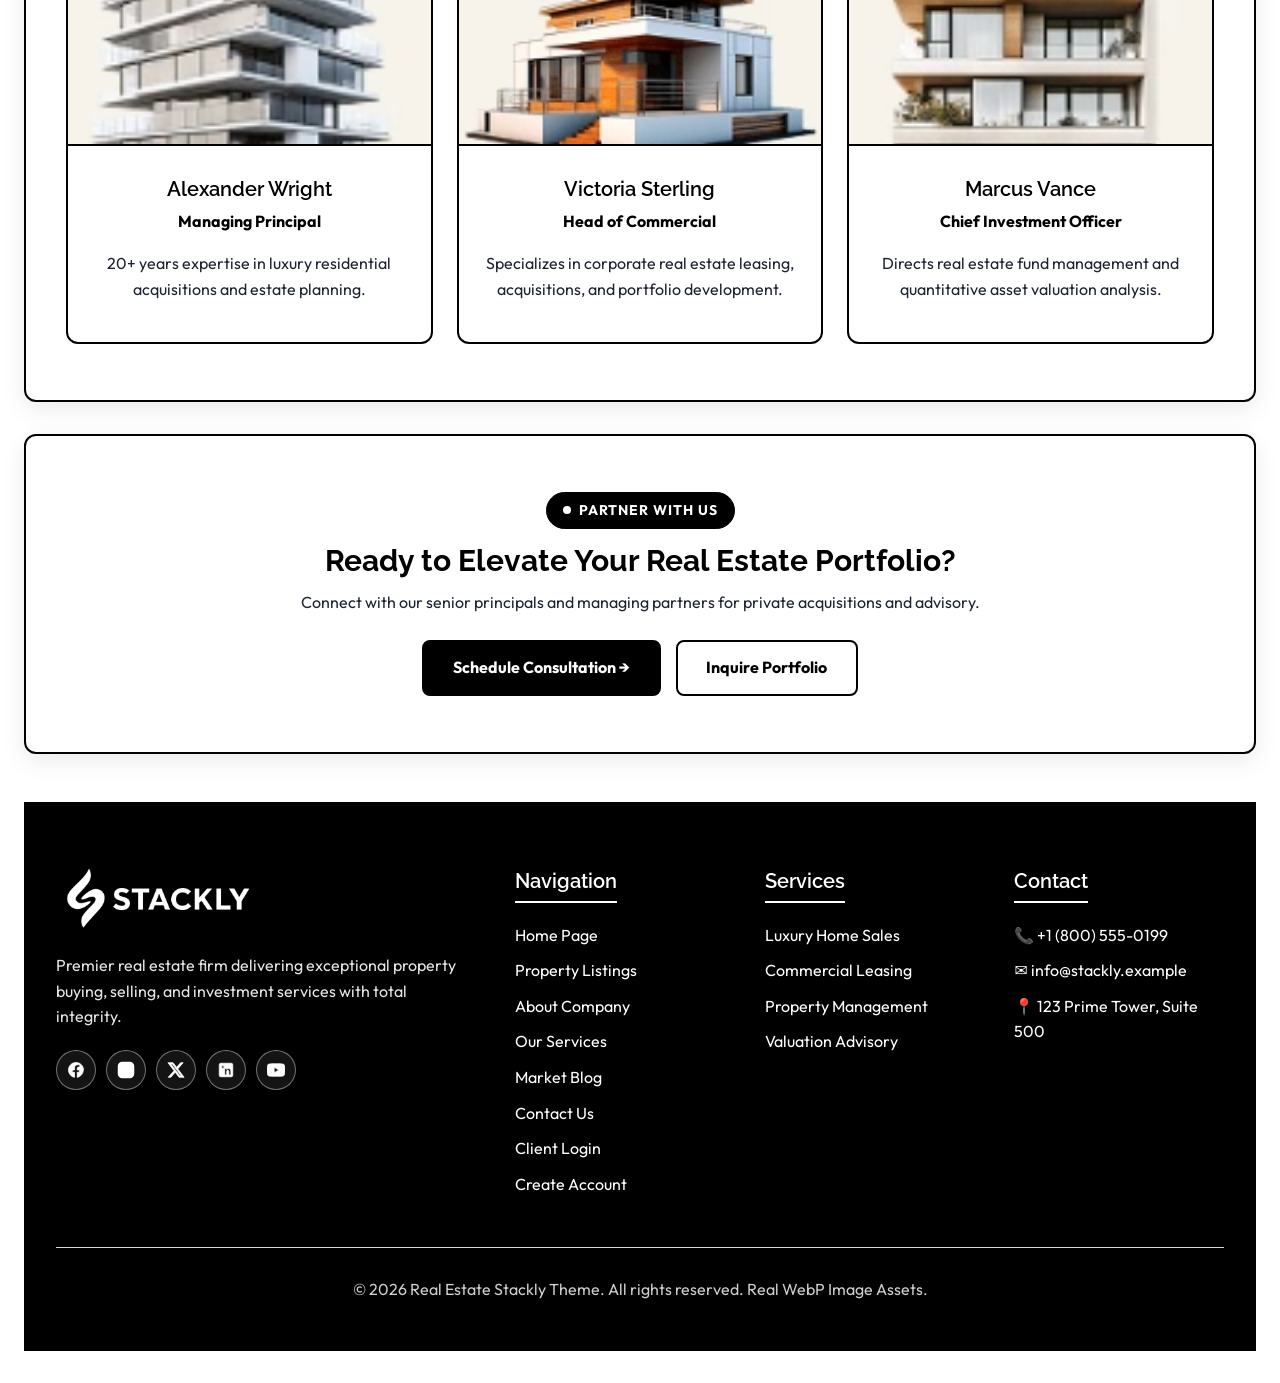
<file: about.html>
<!DOCTYPE html>
<html lang="en">
<head>
    <meta charset="UTF-8">
    <meta name="viewport" content="width=device-width, initial-scale=1.0">
    <title>About Us - Stackly Real Estate</title>
    <link rel="stylesheet" href="style.css">
</head>
<body>

<div class="site-wrapper">

    

    <!-- SECTION 1: STICKY HEADER -->
    <header class="site-header">
        <div class="header-container">
            <a href="index.html">
                <img src="logo_0895.webp" alt="Stackly Real Estate Logo" class="site-logo-img">
            </a>

            <button class="mobile-nav-toggle" onclick="toggleMobileNav()" aria-label="Toggle Navigation" aria-expanded="false">&#9776;</button>

            <nav class="main-navigation" aria-label="Primary Menu">
                <ul>
                    <li><a href="index.html">Home</a></li>
                    <li><a href="properties.html">Properties</a></li>
                    <li><a href="about.html" class="active">About Us</a></li>
                    <li><a href="services.html">Services</a></li>
                    <li><a href="blog.html">Blog</a></li>
                    <li><a href="contact.html">Contact Us</a></li>
                    <li><a href="login.html">Login</a></li>
                    <li><a href="register.html" class="btn-primary">Register</a></li>
                </ul>
            </nav>
        </div>
    </header>

    <!-- SECTION 2: PAGE HEADER BANNER WITH REAL WEBP HERO -->
    <section class="page-header-banner">
        <img src="images/about_hero.webp" alt="About Hero" class="img-fluid" style="margin: 0 auto 1.5rem auto; max-height: 350px; width: 100%; object-fit: cover;">
        <div class="section-tag">
            <div></div>
            Company History
        </div>
        <h1>About Our Real Estate Advisory</h1>
        <p>Over two decades of excellence, innovation, and client satisfaction in premier real estate markets.</p>
    </section>

    <main class="site-main">

        <!-- SECTION 3: COMPANY MISSION BLOCK (REAL WEBP IMAGE) -->
        <section class="section-block">
            <div class="about-grid">
                <div>
                    <div class="section-tag">
                        <div></div>
                        Our Mission
                    </div>
                    <h2>Redefining Property Excellence</h2>
                    <p>Founded in 2004, our firm has established a legacy of trust, discretion, and market dominance. We connect high-net-worth individuals, families, and commercial entities with elite real estate opportunities.</p>
                    <p>Our client-first philosophy guarantees complete transparency, bespoke advisory, and unmatched negotiation outcomes across residential and commercial sectors.</p>
                </div>
                <div>
                    <img src="images/about_1.webp" alt="20+ Years Excellence" class="img-fluid">
                </div>
            </div>
        </section>

        <!-- SECTION 4: ARCHITECTURE & LEGACY (REAL WEBP IMAGE) -->
        <section class="section-block">
            <div class="about-grid">
                <div>
                    <img src="images/about_2.webp" alt="Architectural Mastery" class="img-fluid">
                </div>
                <div>
                    <div class="section-tag">
                        <div></div>
                        Architectural Standard
                    </div>
                    <h2>Precision & Discretion</h2>
                    <p>We work alongside world-renowned architects, structural engineers, and interior designers to bring our clients properties of unmatched architectural integrity.</p>
                </div>
            </div>
        </section>

        <!-- SECTION 5: STATS METRICS COUNTER -->
        <section class="section-block" style="text-align: center;">
            <div class="section-tag">
                <div></div>
                Key Metrics
            </div>
            <h2>Milestones That Define Our Firm</h2>
            <div style="display: grid; grid-template-columns: repeat(auto-fit, minmax(200px, 1fr)); gap: 20px; margin-top: 2rem;">
                <div style="border: 2px solid var(--color-gold); padding: 1.5rem; border-radius: 8px;">
                    <h3 style="font-size: 2.5rem; color: var(--color-gold);">$2.4B+</h3>
                    <p style="font-weight: 700; margin: 0;">Sales Volume</p>
                </div>
                <div style="border: 2px solid var(--color-gold); padding: 1.5rem; border-radius: 8px;">
                    <h3 style="font-size: 2.5rem; color: var(--color-gold);">5,000+</h3>
                    <p style="font-weight: 700; margin: 0;">Properties Closed</p>
                </div>
                <div style="border: 2px solid var(--color-gold); padding: 1.5rem; border-radius: 8px;">
                    <h3 style="font-size: 2.5rem; color: var(--color-gold);">99.4%</h3>
                    <p style="font-weight: 700; margin: 0;">Satisfaction Rate</p>
                </div>
            </div>
        </section>

        <!-- SECTION 6: CORE VALUES GRID -->
        <section class="section-block">
            <div class="section-title-wrap">
                <div class="section-tag">
                    <div></div>
                    Core Pillars
                </div>
                <h2>Our Guiding Principles</h2>
                <p>Built upon values that ensure maximum value and peace of mind for every transaction.</p>
            </div>

            <div class="services-grid">
                <div class="service-card">
                    <h3>🛡️ Integrity First</h3>
                    <p>Fiduciary duty and transparent reporting in every client interaction.</p>
                </div>
                <div class="service-card">
                    <h3>🎯 Precision Advisory</h3>
                    <p>Data-backed market intelligence for accurate asset valuations.</p>
                </div>
                <div class="service-card">
                    <h3>🤝 Client Commitment</h3>
                    <p>Long-term relationships built on confidentiality and dedicated service.</p>
                </div>
                <div class="service-card">
                    <h3>🌐 Global Network</h3>
                    <p>Access to off-market international buyer networks and institutional capital.</p>
                </div>
            </div>
        </section>

        <!-- SECTION 7: LEADERSHIP TEAM BLOCK (REAL WEBP PORTRAITS) -->
        <section class="section-block">
            <div class="section-title-wrap">
                <div class="section-tag">
                    <div></div>
                    Executive Leadership
                </div>
                <h2>Meet Our Managing Partners</h2>
                <p>Seasoned real estate professionals dedicated to guiding your portfolio strategy.</p>
            </div>

            <div class="team-grid">
                <div class="team-card">
                    <img src="images/team_1.webp" alt="Alexander Wright" class="card-img-top">
                    <div class="team-content">
                        <h3>Alexander Wright</h3>
                        <span>Managing Principal</span>
                        <p>20+ years expertise in luxury residential acquisitions and estate planning.</p>
                    </div>
                </div>

                <div class="team-card">
                    <img src="images/avatar_1.webp" alt="Victoria Sterling" class="card-img-top">
                    <div class="team-content">
                        <h3>Victoria Sterling</h3>
                        <span>Head of Commercial</span>
                        <p>Specializes in corporate real estate leasing, acquisitions, and portfolio development.</p>
                    </div>
                </div>

                <div class="team-card">
                    <img src="images/avatar_2.webp" alt="Marcus Vance" class="card-img-top">
                    <div class="team-content">
                        <h3>Marcus Vance</h3>
                        <span>Chief Investment Officer</span>
                        <p>Directs real estate fund management and quantitative asset valuation analysis.</p>
                    </div>
                </div>
            </div>
        </section>

        <!-- SECTION 8: CONSULTATION & PORTFOLIO CTA -->
        <section class="section-block animate-glow" style="text-align: center;">
            <div class="section-tag">
                <div></div>
                Partner With Us
            </div>
            <h2>Ready to Elevate Your Real Estate Portfolio?</h2>
            <p>Connect with our senior principals and managing partners for private acquisitions and advisory.</p>
            <div style="margin-top: 1.5rem; display: flex; gap: 15px; justify-content: center; flex-wrap: wrap;">
                <a href="404.html" class="btn-primary">Schedule Consultation &rarr;</a>
                <a href="404.html" class="btn-secondary">Inquire Portfolio</a>
            </div>
        </section>

        <!-- FOOTER WITH logo_0895.webp & SOCIAL ICONS LINKED TO 404 -->
        <footer class="site-footer">
            <div class="footer-container">
                <div class="footer-col">
                    <a href="index.html">
                        <img src="logo_0895.webp" alt="Stackly Real Estate Logo" class="footer-logo-img">
                    </a>
                    <p>Premier real estate firm delivering exceptional property buying, selling, and investment services with total integrity.</p>
                    <div class="footer-social-links" aria-label="Social Media Links">
                        <a href="404.html" class="footer-social-icon" aria-label="Follow Stackly Real Estate on Facebook" title="Facebook">
                            <svg width="18" height="18" viewBox="0 0 24 24" fill="currentColor">
                                <path d="M22 12c0-5.52-4.48-10-10-10S2 6.48 2 12c0 4.84 3.44 8.87 8 9.8V15H7v-3h3V9.5C10 6.46 11.82 5 14.5 5c1.28 0 2.63.23 2.63.23v2.89h-1.48c-1.5 0-1.97.93-1.97 1.88V12h3.25l-.52 3h-2.73v6.8c4.56-.93 8-4.96 8-9.8z"/>
                            </svg>
                        </a>
                        <a href="404.html" class="footer-social-icon" aria-label="Follow Stackly Real Estate on Instagram" title="Instagram">
                            <svg width="18" height="18" viewBox="0 0 24 24" fill="none" stroke="currentColor" stroke-width="2" stroke-linecap="round" stroke-linejoin="round">
                                <rect x="2" y="2" width="20" height="20" rx="5" ry="5"></rect>
                                <path d="M16 11.37A4 4 0 1 1 12.63 8 4 4 0 0 1 16 11.37z"></path>
                                <line x1="17.5" y1="6.5" x2="17.51" y2="6.5"></line>
                            </svg>
                        </a>
                        <a href="404.html" class="footer-social-icon" aria-label="Follow Stackly Real Estate on X (Twitter)" title="X (Twitter)">
                            <svg width="18" height="18" viewBox="0 0 24 24" fill="currentColor">
                                <path d="M18.244 2.25h3.308l-7.227 8.26 8.502 11.24H16.17l-5.214-6.817L4.99 21.75H1.68l7.73-8.835L1.254 2.25H8.08l4.713 6.231zm-1.161 17.52h1.833L7.084 4.126H5.117z"/>
                            </svg>
                        </a>
                        <a href="404.html" class="footer-social-icon" aria-label="Follow Stackly Real Estate on LinkedIn" title="LinkedIn">
                            <svg width="18" height="18" viewBox="0 0 24 24" fill="currentColor">
                                <path d="M19 3a2 2 0 0 1 2 2v14a2 2 0 0 1-2 2H5a2 2 0 0 1-2-2V5a2 2 0 0 1 2-2h14m-.5 15.5v-5.3a3.26 3.26 0 0 0-3.26-3.26c-.85 0-1.84.52-2.28 1.3v-1.11h-2.79v8.37h2.79v-4.93c0-.77.62-1.4 1.39-1.4a1.4 1.4 0 0 1 1.4 1.4v4.93h2.75M6.46 10.9h2.78v8.37H6.46v-8.37M7.85 6.46c-.92 0-1.67.75-1.67 1.67s.75 1.67 1.67 1.67 1.67-.75 1.67-1.67-.75-1.67-1.67-1.67z"/>
                            </svg>
                        </a>
                        <a href="404.html" class="footer-social-icon" aria-label="Follow Stackly Real Estate on YouTube" title="YouTube">
                            <svg width="18" height="18" viewBox="0 0 24 24" fill="currentColor">
                                <path d="M23.498 6.186a3.016 3.016 0 0 0-2.122-2.136C19.505 3.545 12 3.545 12 3.545s-7.505 0-9.377.505A3.017 3.017 0 0 0 .502 6.186C0 8.07 0 12 0 12s0 3.93.502 5.814a3.016 3.016 0 0 0 2.122 2.136c1.871.505 9.376.505 9.376.505s7.505 0 9.377-.505a3.015 3.015 0 0 0 2.122-2.136C24 15.93 24 12 24 12s0-3.93-.502-5.814zM9.545 15.568V8.432L15.818 12l-6.273 3.568z"/>
                            </svg>
                        </a>
                    </div>
                </div>

                <div class="footer-col">
                    <h3>Navigation</h3>
                    <ul>
                        <li><a href="index.html">Home Page</a></li>
                        <li><a href="properties.html">Property Listings</a></li>
                        <li><a href="about.html">About Company</a></li>
                        <li><a href="services.html">Our Services</a></li>
                        <li><a href="blog.html">Market Blog</a></li>
                        <li><a href="contact.html">Contact Us</a></li>
                        <li><a href="login.html">Client Login</a></li>
                        <li><a href="register.html">Create Account</a></li>
                    </ul>
                </div>

                <div class="footer-col">
                    <h3>Services</h3>
                    <ul>
                        <li><a href="404.html">Luxury Home Sales</a></li>
                        <li><a href="404.html">Commercial Leasing</a></li>
                        <li><a href="404.html">Property Management</a></li>
                        <li><a href="404.html">Valuation Advisory</a></li>
                    </ul>
                </div>

                <div class="footer-col">
                    <h3>Contact</h3>
                    <ul>
                        <li><a href="tel:+18005550199">📞 +1 (800) 555-0199</a></li>
                        <li><a href="mailto:info@realestate.example">✉️ info@stackly.example</a></li>
                        <li><a href="contact.html">📍 123 Prime Tower, Suite 500</a></li>
                    </ul>
                </div>
            </div>

            <div class="footer-bottom">
                <p>&copy; 2026 Real Estate Stackly Theme. All rights reserved. Real WebP Image Assets.</p>
            </div>
        </footer>

    </main>

</div>

<script src="main.js"></script>
</body>
</html>
</file>
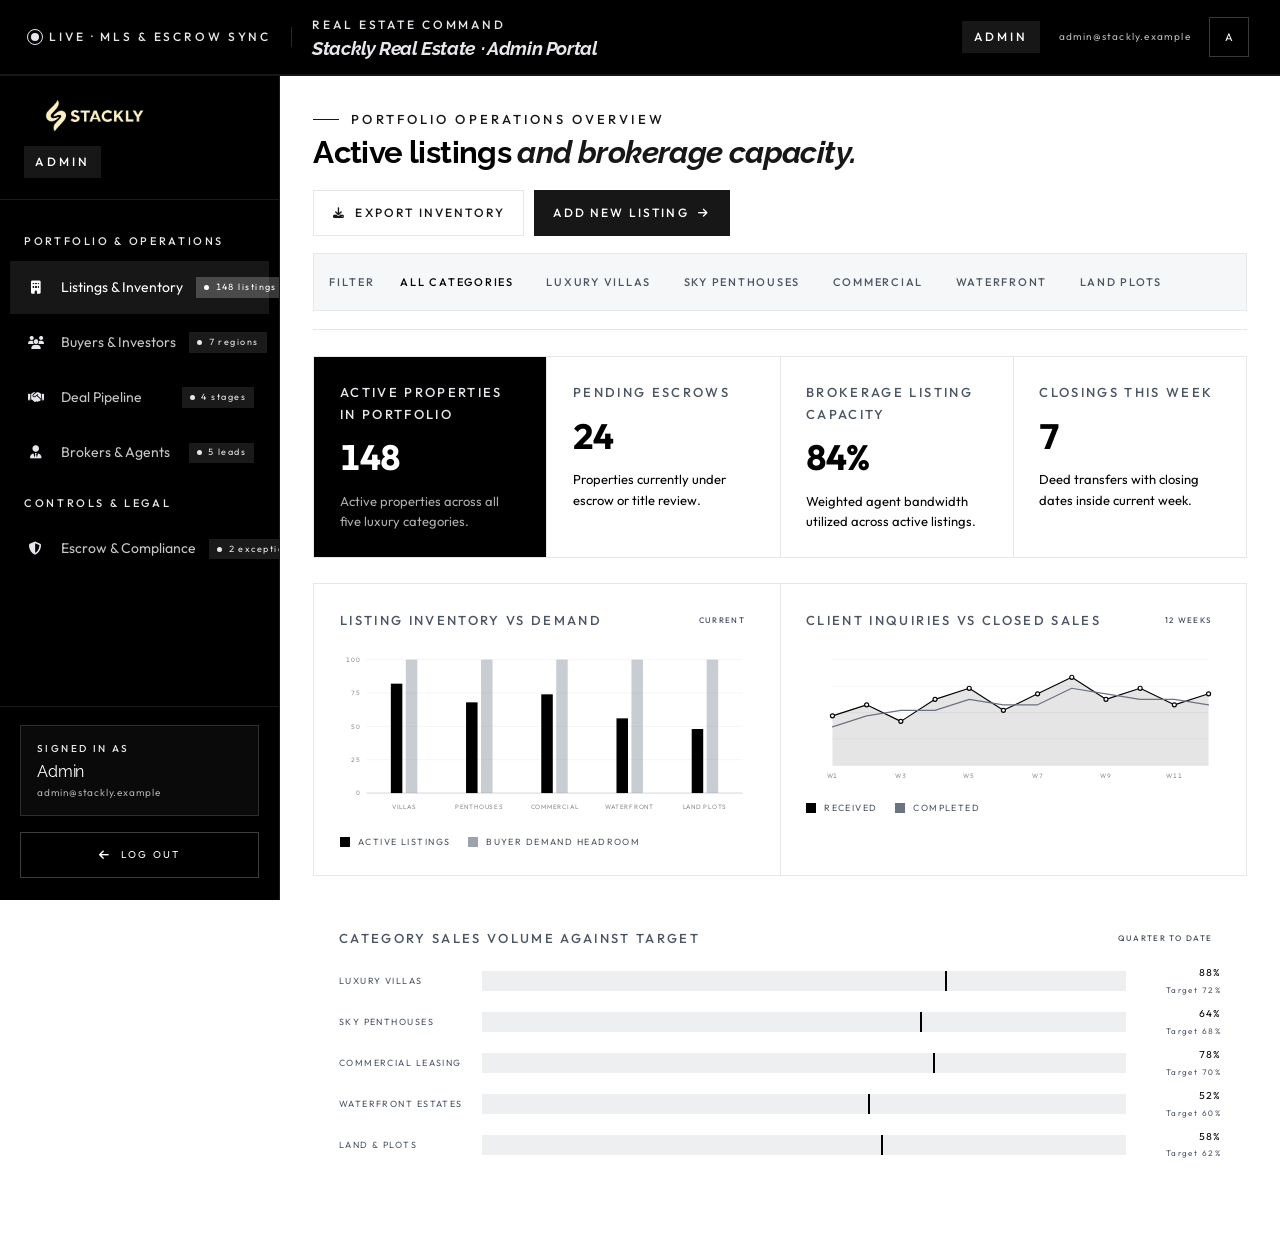
<file: admin.html>
<!DOCTYPE html>
<html lang="en">

<head>
    <meta charset="UTF-8">
    <meta name="viewport" content="width=device-width, initial-scale=1">
    <title>Real Estate Operations & Brokerage Dashboard — Stackly Real Estate</title>
    <meta name="robots" content="noindex">

    <link rel="preconnect" href="https://fonts.googleapis.com">
    <link rel="preconnect" href="https://fonts.gstatic.com" crossorigin>
    <link href="https://fonts.googleapis.com/css2?family=Outfit:wght@300;400;500;600;700;800&family=Raleway:wght@600;700;800;900&display=swap" rel="stylesheet">
    <link rel="stylesheet" href="https://cdnjs.cloudflare.com/ajax/libs/font-awesome/6.5.1/css/all.min.css">
    <link rel="stylesheet" href="global.css">

    <style>
        /* ============================================================
   ADMIN DASHBOARD — Real Estate White & Black Theme
   Outfit & Raleway Typography · White Canvas · Black Header & Sidebar
   ============================================================ */

        :root {
            --font-display: 'Raleway', system-ui, -apple-system, sans-serif;
            --font-body: 'Outfit', system-ui, -apple-system, sans-serif;
            --font-mono: 'Outfit', monospace;
            --font-title: 'Raleway', system-ui, -apple-system, sans-serif;
            --adash-header-h: 76px;
            --adash-sidebar-w: 280px;
            --adash-ink: #000000;
            --adash-navy: #000000;
            --adash-accent: #171717;
        }

        body.adash-body {
            font-family: var(--font-body);
            background: #ffffff;
            color: #111827;
            min-height: 100vh;
            overflow-x: clip;
        }

        h1, h2, h3, h4, .h-display, .adash-head__title, .adash-title {
            font-family: 'Raleway', sans-serif !important;
            font-weight: 700 !important;
            letter-spacing: -.02em !important;
        }

        .adash-header__welcome h1, .adash-hero__title {
            font-family: 'Raleway', sans-serif !important;
            font-weight: 700 !important;
        }

        .adash-header__welcome p, .eyebrow, .adash-eyebrow, dt {
            font-family: 'Outfit', sans-serif !important;
            font-weight: 600 !important;
            letter-spacing: .18em !important;
            color: #000000 !important;
        }

        .stat-card__val, .adash-stat__val, .mono, [data-count] {
            font-family: 'Outfit', monospace !important;
            font-weight: 700 !important;
        }

        /* ========================== HEADER ============================= */
        .adash-header {
            position: fixed;
            top: 0;
            left: 0;
            right: 0;
            height: var(--adash-header-h);
            z-index: 800;
            background: var(--adash-navy);
            /* Midnight Navy — distinct from user (Ink) */
            color: var(--paper);
            display: flex;
            align-items: center;
            gap: 1.25rem;
            padding-inline: clamp(1rem, 2.4vw, 2rem);
            border-bottom: 2px solid var(--adash-accent);
        }

        .adash-hamburger {
            display: none;
            width: 44px;
            height: 44px;
            flex-direction: column;
            align-items: center;
            justify-content: center;
            gap: 5px;
            border: 1px solid rgba(255, 255, 255, .22);
            color: var(--paper);
            flex: none;
        }

        .adash-hamburger span {
            display: block;
            width: 20px;
            height: 1.5px;
            background: var(--paper);
            transition: transform .4s var(--ease-out), opacity .3s var(--ease-out);
        }

        .adash-hamburger.is-open span:nth-child(1) {
            transform: translateY(6.5px) rotate(45deg);
        }

        .adash-hamburger.is-open span:nth-child(2) {
            opacity: 0;
        }

        .adash-hamburger.is-open span:nth-child(3) {
            transform: translateY(-6.5px) rotate(-45deg);
        }

        .adash-header__pulse {
            display: flex;
            align-items: center;
            gap: .65rem;
            flex: none;
            padding-right: 1.25rem;
            border-right: 1px solid rgba(255, 255, 255, .16);
        }

        .adash-header__dot {
            width: 8px;
            height: 8px;
            background: var(--navy-200);
            border-radius: 50%;
            position: relative;
            flex: none;
        }

        .adash-header__dot::after {
            content: "";
            position: absolute;
            inset: -4px;
            border: 1px solid var(--navy-200);
            border-radius: 50%;
            animation: adash-pulse 2.4s var(--ease-out) infinite;
        }

        @keyframes adash-pulse {
            0% {
                transform: scale(.7);
                opacity: .9;
            }

            70% {
                transform: scale(1.6);
                opacity: 0;
            }

            100% {
                transform: scale(1.6);
                opacity: 0;
            }
        }

        .adash-header__pulse-label {
            font-family: var(--font-mono);
            font-size: .75rem;
            letter-spacing: .24em;
            text-transform: uppercase;
            color: var(--navy-200);
            white-space: nowrap;
            font-weight: 500;
        }

        .adash-header__title {
            display: flex;
            flex-direction: column;
            gap: .2rem;
            min-width: 0;
        }

        .adash-header__title p {
            font-family: var(--font-mono);
            font-size: .75rem;
            letter-spacing: .24em;
            text-transform: uppercase;
            color: var(--navy-200);
            font-weight: 500;
        }

        .adash-header__title h1 {
            font-family: var(--font-display);
            font-size: clamp(1.02rem, 1.5vw, 1.22rem);
            line-height: 1.1;
            letter-spacing: -.012em;
            color: var(--paper);
            font-weight: 400;
        }

        .adash-header__title h1 span {
            color: var(--navy-200);
            font-style: italic;
        }

        .adash-header__meta {
            margin-left: auto;
            display: flex;
            align-items: center;
            gap: 1.15rem;
        }

        .adash-header__role {
            font-family: var(--font-mono);
            font-size: .75rem;
            letter-spacing: .26em;
            text-transform: uppercase;
            color: var(--paper);
            background: var(--adash-accent);
            padding: .4rem .75rem;
            font-weight: 500;
        }

        .adash-header__email {
            font-family: var(--font-mono);
            font-size: .625rem;
            letter-spacing: .12em;
            color: rgba(255, 255, 255, .72);
            max-width: 22ch;
            overflow: hidden;
            text-overflow: ellipsis;
            white-space: nowrap;
        }

        .adash-header__profile {
            width: 40px;
            height: 40px;
            border: 1px solid rgba(255, 255, 255, .22);
            display: grid;
            place-items: center;
            font-family: var(--font-mono);
            font-size: .6875rem;
            letter-spacing: .1em;
            color: var(--paper);
            background: var(--adash-ink);
            flex: none;
        }

        /* ========================== LAYOUT ============================= */
        .adash-layout {
            display: grid;
            grid-template-columns: var(--adash-sidebar-w) 1fr;
            grid-template-areas: "sidebar main";
            min-height: 100vh;
            padding-top: var(--adash-header-h);
            max-width: 100vw;
            overflow-x: clip;
        }

        .adash-sidebar {
            grid-area: sidebar;
        }

        .adash-main {
            grid-area: main;
            min-width: 0;
            max-width: 100%;
            overflow-x: clip;
        }

        /* ========================== SIDEBAR ============================ */
        .adash-sidebar {
            position: fixed;
            top: var(--adash-header-h);
            bottom: 0;
            width: var(--adash-sidebar-w);
            left: 0;
            background: var(--adash-ink);
            /* Deep Ink Navy — deeper than user */
            color: var(--paper);
            display: flex;
            flex-direction: column;
            border-right: 1px solid rgba(255, 255, 255, .1);
            z-index: 700;
            overflow-y: auto;
            scrollbar-width: none;
            -ms-overflow-style: none;
        }

        .adash-sidebar::-webkit-scrollbar {
            display: none;
        }

        .adash-sidebar__top {
            padding: 1.5rem 1.5rem 1.35rem;
            border-bottom: 1px solid rgba(255, 255, 255, .1);
            display: flex;
            flex-direction: column;
            gap: .85rem;
            position: relative;
        }

        .adash-brand {
            display: inline-flex;
            align-items: center;
            gap: .75rem;
            color: var(--paper);
        }

        .adash-brand img {
            width: 140px;
            height: 32px;
            object-fit: contain;
            filter: brightness(0) saturate(100%) invert(94%) sepia(18%) saturate(688%) hue-rotate(326deg) brightness(105%) contrast(97%) !important;
        }

        .adash-brand__name {
            display: flex;
            flex-direction: column;
            font-family: var(--font-display);
            font-size: 1rem;
            line-height: 1.05;
            letter-spacing: -.01em;
        }

        .adash-brand__name em {
            font-family: var(--font-mono);
            font-style: normal;
            font-size: .5rem;
            letter-spacing: .22em;
            text-transform: uppercase;
            color: var(--navy-200);
            margin-top: .28rem;
        }

        .adash-role-chip {
            align-self: flex-start;
            font-family: var(--font-mono);
            font-size: .75rem;
            letter-spacing: .26em;
            text-transform: uppercase;
            color: var(--paper);
            background: var(--adash-accent);
            border: 1px solid var(--adash-accent);
            padding: .32rem .65rem;
            font-weight: 500;
        }

        .adash-drawer-close {
            display: none;
            position: absolute;
            top: 1.5rem;
            right: 1.5rem;
            width: 42px;
            height: 42px;
            border: 1px solid rgba(255, 255, 255, .22);
            color: var(--paper);
            font-size: 1rem;
            place-items: center;
        }

        /* -------------------------- NAV -------------------------------- */
        .adash-nav {
            flex: 1;
            padding: 1.25rem .65rem;
            display: flex;
            flex-direction: column;
            gap: .18rem;
        }

        .adash-nav__label {
            font-family: var(--font-mono);
            font-size: .6875rem;
            letter-spacing: .24em;
            text-transform: uppercase;
            color: var(--navy-200);
            padding: .75rem .85rem .5rem;
            font-weight: 500;
        }

        .adash-nav__item {
            display: grid;
            grid-template-columns: 22px 1fr auto;
            gap: .85rem;
            align-items: center;
            width: 100%;
            text-align: left;
            padding: .85rem .85rem;
            font-family: var(--font-body);
            font-size: .875rem;
            color: rgba(255, 255, 255, .78);
            border: 1px solid transparent;
            white-space: nowrap;
            transition: background-color .3s var(--ease-out),
                color .3s var(--ease-out),
                border-color .3s var(--ease-out);
        }

        .adash-nav__item i {
            font-size: .82rem;
            color: var(--navy-200);
            text-align: center;
            transition: color .3s var(--ease-out);
        }

        .adash-nav__item:hover {
            color: var(--paper);
            background: rgba(255, 255, 255, .06);
        }

        .adash-nav__item:hover i {
            color: var(--paper);
        }

        .adash-nav__item.is-active {
            color: var(--paper);
            background: var(--adash-accent);
            border-color: var(--adash-accent);
        }

        .adash-nav__item.is-active i {
            color: var(--paper);
        }

        .adash-nav__badge {
            display: inline-flex;
            align-items: center;
            gap: .4rem;
            font-family: var(--font-mono);
            font-size: .5625rem;
            letter-spacing: .16em;
            color: var(--navy-200);
            background: rgba(255, 255, 255, .1);
            padding: .18rem .5rem;
            font-variant-numeric: tabular-nums;
        }

        .adash-nav__badge::before {
            content: "";
            width: 5px;
            height: 5px;
            background: var(--navy-200);
            border-radius: 50%;
            flex: none;
        }

        .adash-nav__item.is-active .adash-nav__badge {
            background: rgba(255, 255, 255, .22);
            color: var(--paper);
        }

        .adash-nav__item.is-active .adash-nav__badge::before {
            background: var(--paper);
        }

        /* ----------------------- SIDEBAR FOOT -------------------------- */
        .adash-sidebar__foot {
            padding: 1.1rem 1.25rem 1.35rem;
            border-top: 1px solid rgba(255, 255, 255, .1);
            display: flex;
            flex-direction: column;
            gap: 1rem;
        }

        .adash-identity {
            display: flex;
            flex-direction: column;
            gap: .3rem;
            padding: .95rem 1rem;
            border: 1px solid rgba(255, 255, 255, .14);
            background: rgba(255, 255, 255, .04);
        }

        .adash-identity__label {
            font-family: var(--font-mono);
            font-size: .625rem;
            letter-spacing: .24em;
            text-transform: uppercase;
            color: var(--navy-200);
            font-weight: 500;
        }

        .adash-identity__name {
            font-family: var(--font-display);
            font-size: 1rem;
            letter-spacing: -.01em;
            color: var(--paper);
            line-height: 1.2;
        }

        .adash-identity__email {
            font-family: var(--font-mono);
            font-size: .625rem;
            letter-spacing: .08em;
            color: rgba(255, 255, 255, .66);
            word-break: break-all;
            line-height: 1.4;
        }

        .adash-logout {
            display: inline-flex;
            align-items: center;
            justify-content: center;
            gap: .65rem;
            min-height: 46px;
            width: 100%;
            font-family: var(--font-mono);
            font-size: .625rem;
            letter-spacing: .22em;
            text-transform: uppercase;
            color: var(--paper);
            background: transparent;
            border: 1px solid rgba(255, 255, 255, .24);
            transition: background-color .35s var(--ease-out),
                color .35s var(--ease-out),
                border-color .35s var(--ease-out);
        }

        .adash-logout:hover {
            background: var(--paper);
            color: var(--adash-ink);
            border-color: var(--paper);
        }

        .adash-logout i {
            font-size: .7rem;
        }

        /* --------------------------- SCRIM ----------------------------- */
        .adash-scrim {
            position: fixed;
            inset: 0;
            background: rgba(1, 7, 56, .62);
            z-index: 690;
            opacity: 0;
            visibility: hidden;
            transition: opacity .4s var(--ease-out), visibility 0s linear .4s;
        }

        .adash-scrim.is-open {
            opacity: 1;
            visibility: visible;
            transition: opacity .4s var(--ease-out), visibility 0s;
        }

        /* ========================== MAIN =============================== */
        .adash-main {
            padding: clamp(1.5rem, 2.6vw, 2.25rem) clamp(1.35rem, 2.6vw, 2.25rem) 4rem;
            display: flex;
            flex-direction: column;
            gap: 1.6rem;
        }

        .adash-panel {
            display: none;
            flex-direction: column;
            gap: 1.6rem;
        }

        .adash-panel.is-active {
            display: flex;
        }

        /* ----------------------- PANEL HEAD (RIBBON) ------------------- */
        .adash-ribbon {
            display: flex;
            flex-direction: column;
            gap: 1.1rem;
            padding-bottom: 1.15rem;
            border-bottom: 1px solid var(--rule);
        }

        .adash-ribbon__top {
            display: flex;
            flex-wrap: wrap;
            align-items: flex-end;
            justify-content: space-between;
            gap: 1.25rem;
        }

        .adash-ribbon__eyebrow {
            font-family: var(--font-mono);
            font-size: .8125rem;
            letter-spacing: .24em;
            text-transform: uppercase;
            color: var(--adash-accent);
            display: flex;
            align-items: center;
            gap: .75rem;
            margin-bottom: .35rem;
            font-weight: 500;
        }

        .adash-ribbon__eyebrow::before {
            content: "";
            width: 26px;
            height: 1px;
            background: var(--adash-accent);
        }

        .adash-ribbon h2 {
            font-family: var(--font-display);
            font-size: clamp(1.5rem, 2.4vw, 2rem);
            line-height: 1.1;
            letter-spacing: -.02em;
            color: var(--ink-900);
        }

        .adash-ribbon h2 em {
            font-style: italic;
            color: var(--adash-accent);
        }

        .adash-ribbon__actions {
            display: flex;
            flex-wrap: wrap;
            gap: .6rem;
        }

        /* Filter/status rail */
        .adash-rail {
            display: flex;
            flex-wrap: wrap;
            gap: .5rem;
            align-items: center;
            padding: .75rem .9rem;
            background: rgba(13, 28, 66, .035);
            border: 1px solid var(--rule);
            font-family: var(--font-mono);
            font-size: .6875rem;
            letter-spacing: .18em;
            text-transform: uppercase;
            color: var(--navy-400);
            font-weight: 500;
        }

        .adash-rail__label {
            color: var(--navy-400);
            margin-right: .35rem;
        }

        .adash-chip {
            display: inline-flex;
            align-items: center;
            gap: .45rem;
            padding: .35rem .7rem;
            background: transparent;
            border: 1px solid transparent;
            font-family: var(--font-mono);
            font-size: .6875rem;
            letter-spacing: .16em;
            text-transform: uppercase;
            color: var(--navy-400);
            font-weight: 500;
            cursor: default;
            transition: color .3s var(--ease-out);
        }

        .adash-chip:hover {
            background: transparent;
            color: var(--navy-800);
            border-color: transparent;
        }

        .adash-chip.is-on {
            background: transparent;
            color: var(--adash-ink);
            border-color: transparent;
        }

        .adash-chip i {
            font-size: .58rem;
        }

        /* ----------------------- BUTTONS ------------------------------- */
        .adash-btn {
            display: inline-flex;
            align-items: center;
            justify-content: center;
            gap: .6rem;
            min-height: 44px;
            padding: .75rem 1.15rem;
            font-family: var(--font-mono);
            font-size: .75rem;
            letter-spacing: .18em;
            text-transform: uppercase;
            border: 1px solid transparent;
            font-weight: 500;
            transition: background-color .3s var(--ease-out),
                color .3s var(--ease-out),
                border-color .3s var(--ease-out);
        }

        .adash-btn i {
            font-size: .68rem;
            transition: transform .35s var(--ease-out);
        }

        .adash-btn:hover i {
            transform: translateX(4px);
        }

        .adash-btn--solid {
            background: var(--adash-accent);
            color: var(--paper);
            border-color: var(--adash-accent);
        }

        .adash-btn--solid:hover {
            background: var(--adash-ink);
            border-color: var(--adash-ink);
        }

        .adash-btn--outline {
            background: transparent;
            color: var(--adash-accent);
            border-color: var(--rule);
        }

        .adash-btn--outline:hover {
            border-color: var(--adash-accent);
            background: rgba(34, 57, 111, .05);
        }

        /* ---------------------- NOTE STRIP ----------------------------- */
        .adash-note {
            font-family: var(--font-mono);
            font-size: .6875rem;
            letter-spacing: .18em;
            text-transform: uppercase;
            color: var(--navy-400);
            background: rgba(13, 28, 66, .04);
            border-left: 2px solid var(--adash-accent);
            padding: .85rem 1rem;
            line-height: 1.65;
        }

        /* ---------------------------- GRIDS ---------------------------- */
        .adash-grid {
            display: grid;
            gap: 1px;
            background: var(--rule);
            border: 1px solid var(--rule);
        }

        .adash-grid--2 {
            grid-template-columns: repeat(2, 1fr);
        }

        .adash-grid--3 {
            grid-template-columns: repeat(3, 1fr);
        }

        .adash-grid--4 {
            grid-template-columns: repeat(4, 1fr);
        }

        .adash-grid--2-1 {
            grid-template-columns: 2fr 1fr;
        }

        .adash-grid--1-2 {
            grid-template-columns: 1fr 2fr;
        }

        .adash-card {
            background: var(--paper);
            padding: clamp(1.15rem, 2vw, 1.6rem);
            display: flex;
            flex-direction: column;
            gap: .95rem;
            min-width: 0;
        }

        .adash-card--dark {
            background: var(--adash-navy);
            /* Midnight Navy */
            color: var(--paper);
        }

        .adash-card--dark .adash-card__label {
            color: var(--navy-200);
        }

        .adash-card--dark .adash-card__value {
            color: var(--paper);
        }

        .adash-card--dark .adash-card__note {
            color: rgba(255, 255, 255, .68);
        }

        .adash-card--dark .dash-table thead th {
            color: var(--navy-200);
            border-bottom-color: rgba(255, 255, 255, .16);
        }

        .adash-card--dark .dash-table td {
            color: rgba(255, 255, 255, .84);
            border-bottom-color: rgba(255, 255, 255, .12);
        }

        .adash-card--dark .dash-table .strong {
            color: var(--paper);
        }

        .adash-card--dark .dash-table .mono {
            color: var(--navy-200);
        }

        .adash-card--dark .dash-table tbody tr:hover {
            background: rgba(255, 255, 255, .04);
        }

        .adash-card__label {
            font-family: var(--font-mono);
            font-size: .8125rem;
            letter-spacing: .18em;
            text-transform: uppercase;
            color: var(--navy-400);
            display: flex;
            align-items: center;
            justify-content: space-between;
            gap: 1rem;
            font-weight: 500;
        }

        .adash-card__label .adash-chip {
            font-size: .5rem;
            padding: .22rem .5rem;
        }

        .adash-card__value {
            font-family: var(--font-display);
            font-size: clamp(1.65rem, 2.8vw, 2.2rem);
            line-height: 1;
            letter-spacing: -.028em;
            font-variant-numeric: tabular-nums;
            color: var(--ink-900);
        }

        .adash-card__value small {
            display: block;
            font-family: var(--font-mono);
            font-size: .625rem;
            letter-spacing: .16em;
            text-transform: uppercase;
            color: var(--navy-400);
            margin-top: .5rem;
            font-weight: 400;
        }

        .adash-card__note {
            font-size: .8125rem;
            line-height: 1.55;
            color: var(--navy-800);
        }

        /* --------------------------- CHARTS ---------------------------- */
        .adash-chart {
            position: relative;
            margin: 0;
            width: 100%;
        }

        .adash-chart svg {
            width: 100%;
            height: auto;
            display: block;
            overflow: visible;
        }

        .adash-chart--line {
            aspect-ratio: 3 / 1;
        }

        .adash-chart--vbar {
            aspect-ratio: 2.4 / 1;
        }

        .adash-chart--stack {
            aspect-ratio: 2.4 / 1;
        }

        .adash-chart--pie {
            aspect-ratio: 1 / 1;
            max-width: 240px;
            margin-inline: auto;
        }

        .adash-axis {
            font-family: var(--font-mono);
            font-size: .6875rem;
            letter-spacing: .12em;
            text-transform: uppercase;
            fill: var(--chart-axis);
            font-variant-numeric: tabular-nums;
        }

        .adash-grid-line {
            stroke: var(--chart-grid);
            stroke-width: 1;
        }

        .adash-line {
            fill: none;
            stroke-width: 2;
            stroke-linejoin: round;
            stroke-linecap: round;
        }

        .adash-area {
            fill-opacity: .1;
            stroke: none;
        }

        .adash-vbar {
            transform-box: fill-box;
            transform-origin: center bottom;
            transform: scaleY(0);
            transition: transform 1s var(--ease-out);
        }

        .adash-vbar.is-in {
            transform: scaleY(1);
        }

        .adash-stack-seg {
            transform-box: fill-box;
            transform-origin: center bottom;
            transform: scaleY(0);
            transition: transform .9s var(--ease-out);
        }

        .adash-stack-seg.is-in {
            transform: scaleY(1);
        }

        .adash-pie-seg {
            opacity: 0;
            transition: opacity .5s var(--ease-out);
        }

        .adash-pie-seg.is-in {
            opacity: 1;
        }

        /* tooltip */
        .adash-tip {
            position: absolute;
            pointer-events: none;
            background: var(--adash-ink);
            color: var(--paper);
            font-family: var(--font-mono);
            font-size: .5625rem;
            letter-spacing: .14em;
            text-transform: uppercase;
            padding: .5rem .7rem;
            border: 1px solid rgba(255, 255, 255, .22);
            white-space: nowrap;
            opacity: 0;
            transform: translate3d(-50%, -125%, 0);
            transition: opacity .2s var(--ease-out);
            z-index: 5;
            font-variant-numeric: tabular-nums;
        }

        .adash-tip.is-visible {
            opacity: 1;
        }

        .adash-tip b {
            display: block;
            color: var(--navy-200);
            font-weight: 400;
            font-size: .5rem;
            letter-spacing: .22em;
            margin-bottom: .2rem;
        }

        /* chart legend */
        .adash-legend {
            display: flex;
            flex-wrap: wrap;
            gap: .55rem 1.1rem;
            font-family: var(--font-mono);
            font-size: .5625rem;
            letter-spacing: .16em;
            text-transform: uppercase;
            color: var(--navy-400);
        }

        .adash-legend span {
            display: inline-flex;
            align-items: center;
            gap: .5rem;
        }

        .adash-legend i {
            width: 10px;
            height: 10px;
            display: inline-block;
            flex: none;
        }

        /* --------------------- BULLET CHART ---------------------------- */
        .bullet {
            display: flex;
            flex-direction: column;
            gap: .55rem;
        }

        .bullet__row {
            display: grid;
            grid-template-columns: 130px 1fr 82px;
            gap: .85rem;
            align-items: center;
            font-size: .8125rem;
        }

        .bullet__label {
            font-family: var(--font-mono);
            font-size: .5625rem;
            letter-spacing: .16em;
            text-transform: uppercase;
            color: var(--navy-400);
            line-height: 1.3;
        }

        .bullet__track {
            position: relative;
            height: 20px;
            background: rgba(13, 28, 66, .07);
            overflow: hidden;
        }

        .bullet__target {
            position: absolute;
            top: 0;
            bottom: 0;
            width: 2px;
            background: var(--adash-ink);
        }

        .bullet__fill {
            position: absolute;
            top: 4px;
            bottom: 4px;
            left: 0;
            background: var(--adash-accent);
            transform: scaleX(0);
            transform-origin: left;
            transition: transform 1.1s var(--ease-out);
        }

        .bullet__fill.is-in {
            transform: scaleX(1);
        }

        .bullet__fill--warn {
            background: var(--state-warn);
        }

        .bullet__fill--ok {
            background: var(--state-ok);
        }

        .bullet__val {
            text-align: right;
            font-family: var(--font-mono);
            font-size: .625rem;
            letter-spacing: .1em;
            color: var(--navy-800);
            font-variant-numeric: tabular-nums;
        }

        .bullet__val small {
            display: block;
            color: var(--navy-400);
            font-size: .5rem;
            letter-spacing: .18em;
            margin-top: .15rem;
        }

        /* --------------------- HEATMAP --------------------------------- */
        .heatmap {
            display: grid;
            grid-template-columns: 130px repeat(4, 1fr);
            gap: 3px;
        }

        .heatmap__head {
            font-family: var(--font-mono);
            font-size: .5625rem;
            letter-spacing: .2em;
            text-transform: uppercase;
            color: var(--navy-400);
            text-align: center;
            padding: .35rem 0;
        }

        .heatmap__row-label {
            font-family: var(--font-mono);
            font-size: .5625rem;
            letter-spacing: .18em;
            text-transform: uppercase;
            color: var(--navy-800);
            align-self: center;
            line-height: 1.3;
        }

        .heatmap__cell {
            aspect-ratio: 1.6 / 1;
            display: grid;
            place-items: center;
            font-family: var(--font-mono);
            font-size: .5625rem;
            letter-spacing: .1em;
            color: var(--paper);
            font-variant-numeric: tabular-nums;
            background: var(--adash-accent);
            opacity: 0;
            transition: opacity .7s var(--ease-out);
        }

        .heatmap__cell.is-in {
            opacity: 1;
        }

        .heatmap__cell[data-lvl="0"] {
            opacity: 0;
            background: rgba(13, 28, 66, .06);
            color: var(--navy-400);
        }

        .heatmap__cell[data-lvl="1"] {
            opacity: 0;
            background: rgba(34, 57, 111, .22);
            color: var(--ink-900);
        }

        .heatmap__cell[data-lvl="2"] {
            opacity: 0;
            background: rgba(34, 57, 111, .45);
        }

        .heatmap__cell[data-lvl="3"] {
            opacity: 0;
            background: rgba(34, 57, 111, .7);
        }

        .heatmap__cell[data-lvl="4"] {
            opacity: 0;
            background: rgba(34, 57, 111, .95);
        }

        .heatmap__cell.is-in[data-lvl="1"] {
            opacity: 1;
        }

        .heatmap__cell.is-in[data-lvl="2"] {
            opacity: 1;
        }

        .heatmap__cell.is-in[data-lvl="3"] {
            opacity: 1;
        }

        .heatmap__cell.is-in[data-lvl="4"] {
            opacity: 1;
        }

        .heatmap__cell.is-in[data-lvl="0"] {
            opacity: .35;
        }

        /* --------------------- DISTRIBUTION COLUMNS -------------------- */
        .dist {
            display: grid;
            grid-template-columns: repeat(5, 1fr);
            gap: 1px;
            background: var(--rule);
            border: 1px solid var(--rule);
            height: 220px;
        }

        .dist__col {
            background: var(--paper);
            display: flex;
            flex-direction: column;
            justify-content: flex-end;
            align-items: center;
            padding: .55rem .4rem .75rem;
            position: relative;
            gap: .5rem;
        }

        .dist__col-label {
            position: absolute;
            top: .55rem;
            left: 0;
            right: 0;
            text-align: center;
            font-family: var(--font-mono);
            font-size: .5rem;
            letter-spacing: .18em;
            text-transform: uppercase;
            color: var(--navy-400);
        }

        .dist__bar {
            width: 60%;
            background: var(--adash-accent);
            transform: scaleY(0);
            transform-origin: bottom;
            transition: transform 1s var(--ease-out);
            height: 100%;
        }

        .dist__bar.is-in {
            transform: scaleY(1);
        }

        .dist__val {
            font-family: var(--font-mono);
            font-size: .625rem;
            letter-spacing: .1em;
            color: var(--navy-800);
            font-variant-numeric: tabular-nums;
        }

        /* --------------------- RADIAL INDICATORS ----------------------- */
        .radials {
            display: grid;
            grid-template-columns: repeat(5, 1fr);
            gap: 1px;
            background: var(--rule);
            border: 1px solid var(--rule);
        }

        .radial {
            background: var(--paper);
            padding: clamp(1rem, 1.8vw, 1.4rem);
            display: flex;
            flex-direction: column;
            align-items: center;
            gap: .75rem;
            text-align: center;
        }

        .radial__chart {
            position: relative;
            width: 100%;
            max-width: 110px;
            aspect-ratio: 1 / 1;
        }

        .radial__chart svg {
            transform: rotate(-90deg);
        }

        .radial__track {
            fill: none;
            stroke: rgba(13, 28, 66, .08);
            stroke-width: 8;
        }

        .radial__bar {
            fill: none;
            stroke: var(--adash-accent);
            stroke-width: 8;
            transition: stroke-dashoffset 1.3s var(--ease-out);
        }

        .radial__bar--ok {
            stroke: var(--state-ok);
        }

        .radial__bar--warn {
            stroke: var(--state-warn);
        }

        .radial__value {
            position: absolute;
            inset: 0;
            display: grid;
            place-items: center;
            font-family: var(--font-display);
            font-size: 1.15rem;
            letter-spacing: -.01em;
            font-variant-numeric: tabular-nums;
        }

        .radial__name {
            font-family: var(--font-display);
            font-size: .9375rem;
            letter-spacing: -.005em;
            color: var(--ink-900);
        }

        .radial__role {
            font-family: var(--font-mono);
            font-size: .5rem;
            letter-spacing: .2em;
            text-transform: uppercase;
            color: var(--navy-400);
            line-height: 1.4;
        }

        /* -------------------------- TABLES ----------------------------- */
        .dash-table-wrap {
            width: 100%;
            overflow-x: auto;
            -webkit-overflow-scrolling: touch;
        }

        .dash-table {
            width: 100%;
            border-collapse: collapse;
            font-size: .8438rem;
            min-width: 580px;
        }

        .dash-table thead th {
            text-align: left;
            font-family: var(--font-mono);
            font-size: .5625rem;
            letter-spacing: .2em;
            text-transform: uppercase;
            color: var(--navy-400);
            font-weight: 500;
            padding: .6rem .7rem .7rem;
            border-bottom: 1px solid var(--rule);
            white-space: nowrap;
        }

        .dash-table td {
            padding: .85rem .7rem;
            border-bottom: 1px solid var(--rule);
            color: var(--navy-800);
            font-variant-numeric: tabular-nums;
            vertical-align: middle;
        }

        .dash-table tbody tr:last-child td {
            border-bottom: 0;
        }

        .dash-table tbody tr:hover {
            background: rgba(13, 28, 66, .025);
        }

        .dash-table td:last-child {
            text-align: right;
            white-space: nowrap;
        }

        .dash-table .mono {
            font-family: var(--font-mono);
            font-size: .625rem;
            letter-spacing: .14em;
            color: var(--navy-400);
            text-transform: uppercase;
        }

        .dash-table .strong {
            color: var(--ink-900);
            font-weight: 500;
        }

        .tag {
            display: inline-block;
            font-family: var(--font-mono);
            font-size: .5625rem;
            letter-spacing: .18em;
            text-transform: uppercase;
            padding: .28rem .6rem;
            border: 1px solid var(--rule);
            color: var(--adash-accent);
            white-space: nowrap;
        }

        .tag--ok {
            color: var(--state-ok);
            border-color: rgba(63, 107, 87, .4);
        }

        .tag--warn {
            color: var(--state-warn);
            border-color: rgba(138, 106, 46, .4);
        }

        .tag--err {
            color: var(--state-error);
            border-color: rgba(138, 59, 55, .4);
        }

        .tag--soft {
            color: var(--navy-400);
        }

        /* -------------------------- LISTS ------------------------------ */
        .adash-list {
            display: flex;
            flex-direction: column;
        }

        .adash-list li {
            display: grid;
            grid-template-columns: 40px 1fr auto;
            gap: 1rem;
            align-items: baseline;
            padding: .9rem 0;
            border-bottom: 1px solid var(--rule);
        }

        .adash-list li:last-child {
            border-bottom: 0;
        }

        .adash-list i {
            color: var(--adash-accent);
            font-size: .85rem;
            text-align: center;
            margin-top: .25rem;
        }

        .adash-list h4 {
            font-family: var(--font-display);
            font-size: 1rem;
            letter-spacing: -.01em;
            margin-bottom: .3rem;
            line-height: 1.25;
        }

        .adash-list p {
            font-size: .8438rem;
            color: var(--navy-800);
            line-height: 1.55;
            max-width: 62ch;
        }

        .adash-list .mono {
            font-size: .5625rem;
            color: var(--navy-400);
            letter-spacing: .18em;
            white-space: nowrap;
        }

        /* -------------------------- EXCEPTIONS ------------------------- */
        .exception {
            display: grid;
            grid-template-columns: 88px 1fr auto;
            gap: 1rem;
            align-items: center;
            padding: 1rem 1.1rem;
            background: rgba(138, 59, 55, .05);
            border-left: 3px solid var(--state-error);
            border-bottom: 1px solid var(--rule);
        }

        .exception:last-child {
            border-bottom: 0;
        }

        .exception__severity {
            font-family: var(--font-mono);
            font-size: .5625rem;
            letter-spacing: .2em;
            text-transform: uppercase;
            color: var(--state-error);
            font-weight: 500;
        }

        .exception__severity--warn {
            color: var(--state-warn);
        }

        .exception__body h4 {
            font-family: var(--font-display);
            font-size: .9688rem;
            letter-spacing: -.005em;
            margin-bottom: .25rem;
            line-height: 1.28;
        }

        .exception__body p {
            font-size: .8125rem;
            color: var(--navy-800);
            line-height: 1.55;
            max-width: 70ch;
        }

        .exception__action {
            font-family: var(--font-mono);
            font-size: .5625rem;
            letter-spacing: .2em;
            text-transform: uppercase;
            color: var(--adash-accent);
            white-space: nowrap;
            border-bottom: 1px solid transparent;
            padding-bottom: 1px;
            transition: border-color .35s var(--ease-out);
        }

        .exception__action:hover {
            border-bottom-color: currentColor;
        }

        /* -------------------------- AVATAR ----------------------------- */
        .adash-avatar {
            display: flex;
            gap: 1rem;
            align-items: center;
            padding-bottom: 1rem;
            border-bottom: 1px solid var(--rule);
        }

        .adash-avatar img {
            width: 56px;
            height: 56px;
            object-fit: cover;
            border: 1px solid var(--rule);
            filter: grayscale(100%) contrast(1.02);
            flex: none;
        }

        .adash-avatar__meta {
            display: flex;
            flex-direction: column;
            gap: .25rem;
        }

        .adash-avatar__name {
            font-family: var(--font-display);
            font-size: 1.05rem;
            letter-spacing: -.01em;
        }

        .adash-avatar__role {
            font-family: var(--font-mono);
            font-size: .5625rem;
            letter-spacing: .22em;
            text-transform: uppercase;
            color: var(--navy-400);
        }

        /* ========================== BREAKPOINTS ======================== */
        @media (max-width: 1180px) {
            .adash-grid--4 {
                grid-template-columns: repeat(2, 1fr);
            }

            .radials {
                grid-template-columns: repeat(3, 1fr);
            }
        }

        @media (max-width: 1100px) {
            .adash-grid--3 {
                grid-template-columns: 1fr;
            }

            .adash-grid--2-1,
            .adash-grid--1-2 {
                grid-template-columns: 1fr;
            }
        }

        @media (max-width: 900px) {
            .adash-layout {
                grid-template-columns: 1fr;
                grid-template-areas: "main";
            }

            .adash-sidebar {
                position: fixed;
                inset: 0;
                width: 100%;
                top: 0;
                bottom: 0;
                left: 0;
                z-index: 1000;
                transform: translate3d(0, -100%, 0);
                transition: transform .58s var(--ease-out);
                overflow-y: auto;
                border-right: 0;
            }

            .adash-sidebar.is-open {
                transform: none;
            }

            .adash-sidebar__top {
                padding: 1.75rem 1.5rem 1.5rem;
                flex-direction: row;
                align-items: center;
                gap: 1rem;
                flex-wrap: wrap;
            }

            .adash-drawer-close {
                display: grid;
            }

            .adash-nav {
                flex: 1;
                padding: 1.5rem 1rem;
                justify-content: center;
                align-items: stretch;
                gap: .5rem;
            }

            .adash-nav__item {
                padding: 1.05rem 1rem;
                font-size: 1rem;
            }

            .adash-sidebar__foot {
                padding: 1.5rem 1.5rem 2rem;
                margin-top: auto;
            }

            .adash-hamburger {
                display: flex;
            }

            /* Hide on mobile per §20 */
            .adash-header__role,
            .adash-header__profile,
            .adash-header__email,
            .adash-header__pulse,
            .adash-header__title p {
                display: none;
            }

            .adash-header__meta {
                gap: 0;
            }

            .adash-main {
                padding: 1.35rem 1.15rem 3rem;
            }

            .adash-grid--4,
            .adash-grid--3,
            .adash-grid--2 {
                grid-template-columns: 1fr;
            }

            .radials {
                grid-template-columns: repeat(2, 1fr);
            }
        }

        @media (max-width: 720px) {
            .adash-ribbon__top {
                flex-direction: column;
                align-items: flex-start;
            }

            .adash-ribbon__actions {
                width: 100%;
            }

            .adash-ribbon__actions .adash-btn {
                flex: 1;
            }

            .bullet__row {
                grid-template-columns: 100px 1fr 68px;
            }

            .heatmap-wrap {
                width: 100%;
                overflow-x: auto;
                -webkit-overflow-scrolling: touch;
            }

            .heatmap {
                grid-template-columns: 100px repeat(4, 1fr);
                min-width: 440px;
            }

            .dist {
                height: 180px;
            }
        }

        @media (max-width: 600px) {
            .radials {
                grid-template-columns: 1fr;
            }

            .exception {
                grid-template-columns: 1fr;
                gap: .5rem;
            }

            .adash-list li {
                grid-template-columns: 32px 1fr;
                row-gap: .35rem;
            }

            .adash-list li .mono {
                grid-column: 2;
            }

            .adash-rail {
                font-size: .5rem;
            }
        }

        @media (max-width: 480px) {
            .bullet__row {
                grid-template-columns: 84px 1fr 60px;
            }

            .dist__col-label {
                font-size: .4375rem;
            }
        }

        /* ======================= REDUCED MOTION ======================== */
        @media (prefers-reduced-motion: reduce) {

            .adash-sidebar,
            .adash-scrim,
            .adash-vbar,
            .adash-stack-seg,
            .adash-pie-seg,
            .heatmap__cell,
            .bullet__fill,
            .dist__bar,
            .radial__bar,
            .adash-hamburger span {
                transition: none !important;
            }

            .adash-header__dot::after {
                animation: none;
            }

            .adash-hamburger.is-open span:nth-child(1),
            .adash-hamburger.is-open span:nth-child(2),
            .adash-hamburger.is-open span:nth-child(3) {
                transform: none;
                opacity: 1;
            }
        }

        .sr-only {
            position: absolute;
            width: 1px;
            height: 1px;
            padding: 0;
            margin: -1px;
            overflow: hidden;
            clip: rect(0, 0, 0, 0);
            white-space: nowrap;
            border: 0;
        }

        @media (min-width: 901px) {
            .mobile-logo-img { display: none !important; }
        }
        @media (max-width: 900px) {
            .desktop-logo-text { display: none !important; }
        }
    </style>
</head>

<body class="adash-body">

    <!-- ============================ HEADER =========================== -->
    <header class="adash-header">
        <button class="adash-hamburger" id="adashHamburger" aria-label="Open practice menu" aria-expanded="false"
            aria-controls="adashSidebar">
            <span></span><span></span><span></span>
        </button>

        <div class="adash-header__pulse">
            <span class="adash-header__dot" aria-hidden="true"></span>
            <span class="adash-header__pulse-label">Live · MLS &amp; Escrow Sync</span>
        </div>

        <div class="adash-header__title">
            <p>Real Estate Command</p>
            <h1 style="display: flex; align-items: center; gap: 6px;">
                <a href="admin.html" id="mobileAdashBrand" class="mobile-logo-img" style="display: flex; align-items: center; text-decoration: none;">
                    <img src="logo.webp" alt="Stackly Real Estate" style="height: 24px; filter: brightness(0) saturate(100%) invert(94%) sepia(18%) saturate(688%) hue-rotate(326deg) brightness(105%) contrast(97%); margin-bottom: 2px;">
                </a>
                <span class="desktop-logo-text">Stackly Real Estate </span><span>· Admin Portal</span>
            </h1>
        </div>

        <div class="adash-header__meta">
            <span class="adash-header__role">Admin</span>
            <span class="adash-header__email" id="adashEmail">admin@stackly.com</span>
            <span class="adash-header__profile" aria-hidden="true" id="adashAvatar">A</span>
        </div>
    </header>

    <!-- ============================ LAYOUT =========================== -->
    <div class="adash-layout">

        <!-- ======================= SIDEBAR / DRAWER ==================== -->
        <aside class="adash-sidebar" id="adashSidebar" aria-label="Practice navigation">

            <div class="adash-sidebar__top">
                <a class="adash-brand" href="admin.html" id="adashBrand"
                    aria-label="Stackly Real Estate admin dashboard — reset to practice overview">
                    <img src="logo.webp" alt="Stackly Real Estate">
                </a>
                <span class="adash-role-chip">Admin</span>
                <button class="adash-drawer-close" id="adashDrawerClose" aria-label="Close menu">
                    <i class="fa-solid fa-xmark" aria-hidden="true"></i>
                </button>
            </div>

            <nav class="adash-nav" aria-label="Practice sections">
                <p class="adash-nav__label">Portfolio &amp; Operations</p>

                <button class="adash-nav__item is-active" data-panel="panel-practice" aria-current="page">
                    <i class="fa-solid fa-building" aria-hidden="true"></i>
                    <span>Listings &amp; Inventory</span>
                    <span class="adash-nav__badge">148 listings</span>
                </button>

                <button class="adash-nav__item" data-panel="panel-portfolio">
                    <i class="fa-solid fa-users" aria-hidden="true"></i>
                    <span>Buyers &amp; Investors</span>
                    <span class="adash-nav__badge">7 regions</span>
                </button>

                <button class="adash-nav__item" data-panel="panel-pipeline">
                    <i class="fa-solid fa-handshake" aria-hidden="true"></i>
                    <span>Deal Pipeline</span>
                    <span class="adash-nav__badge">4 stages</span>
                </button>

                <button class="adash-nav__item" data-panel="panel-team">
                    <i class="fa-solid fa-user-tie" aria-hidden="true"></i>
                    <span>Brokers &amp; Agents</span>
                    <span class="adash-nav__badge">5 leads</span>
                </button>

                <p class="adash-nav__label">Controls &amp; Legal</p>

                <button class="adash-nav__item" data-panel="panel-compliance">
                    <i class="fa-solid fa-shield-halved" aria-hidden="true"></i>
                    <span>Escrow &amp; Compliance</span>
                    <span class="adash-nav__badge">2 exceptions</span>
                </button>
            </nav>

            <div class="adash-sidebar__foot">
                <div class="adash-identity">
                    <span class="adash-identity__label">Signed in as</span>
                    <span class="adash-identity__name" id="adashIdName">Admin</span>
                    <span class="adash-identity__email" id="adashIdEmail">admin@stackly.com</span>
                </div>

                <button class="adash-logout" id="adashLogoutBtn" type="button">
                    <i class="fa-solid fa-arrow-left" aria-hidden="true"></i> Log out
                </button>
            </div>

        </aside>

        <!-- ============================ MAIN ============================ -->
        <main class="adash-main" id="adashMain">

            <!-- =================== PANEL: PRACTICE OVERVIEW ================ -->
            <section class="adash-panel is-active" id="panel-practice" aria-labelledby="ttlPractice">

                <div class="adash-ribbon">
                    <div class="adash-ribbon__top">
                        <div>
                            <p class="adash-ribbon__eyebrow">Portfolio Operations Overview</p>
                            <h2 id="ttlPractice">Active listings <em>and brokerage capacity.</em></h2>
                        </div>
                        <div class="adash-ribbon__actions">
                            <a class="adash-btn adash-btn--outline" href="404.html">
                                <i class="fa-solid fa-download" aria-hidden="true"></i> Export inventory
                            </a>
                            <a class="adash-btn adash-btn--solid" href="404.html">
                                Add new listing <i class="fa-solid fa-arrow-right" aria-hidden="true"></i>
                            </a>
                        </div>
                    </div>

                    <div class="adash-rail">
                        <span class="adash-rail__label">Filter</span>
                        <button class="adash-chip is-on" type="button">All categories</button>
                        <button class="adash-chip" type="button">Luxury Villas</button>
                        <button class="adash-chip" type="button">Sky Penthouses</button>
                        <button class="adash-chip" type="button">Commercial</button>
                        <button class="adash-chip" type="button">Waterfront</button>
                        <button class="adash-chip" type="button">Land Plots</button>
                    </div>
                </div>

                <!-- KPI row -->
                <div class="adash-grid adash-grid--4">

                    <div class="adash-card adash-card--dark">
                        <span class="adash-card__label">Active properties in portfolio</span>
                        <span class="adash-card__value" data-count="148" data-suffix="">0</span>
                        <p class="adash-card__note">Active properties across all five luxury categories.</p>
                    </div>

                    <div class="adash-card">
                        <span class="adash-card__label">Pending escrows</span>
                        <span class="adash-card__value" data-count="24" data-suffix="">0</span>
                        <p class="adash-card__note">Properties currently under escrow or title review.</p>
                    </div>

                    <div class="adash-card">
                        <span class="adash-card__label">Brokerage listing capacity</span>
                        <span class="adash-card__value" data-count="84" data-suffix="%">0</span>
                        <p class="adash-card__note">Weighted agent bandwidth utilized across active listings.</p>
                    </div>

                    <div class="adash-card">
                        <span class="adash-card__label">Closings this week</span>
                        <span class="adash-card__value" data-count="7" data-suffix="">0</span>
                        <p class="adash-card__note">Deed transfers with closing dates inside current week.</p>
                    </div>

                </div>

                <!-- Vertical bar (desk load) + Multi-series line -->
                <div class="adash-grid adash-grid--2">

                    <div class="adash-card">
                        <span class="adash-card__label">
                            Listing inventory vs demand
                            <span class="adash-chip">Current</span>
                        </span>

                        <figure class="adash-chart adash-chart--vbar" id="vbarWrap" role="img"
                            aria-label="Grouped bar chart showing current inventory and active demand across five property categories">
                            <svg viewBox="0 0 720 300" preserveAspectRatio="none" aria-hidden="true" id="vbarSvg"></svg>
                            <div class="adash-tip" id="vbarTip" role="status" aria-live="polite"></div>
                            <figcaption class="sr-only">
                                <table>
                                    <caption>Property category inventory and demand, indicative percentage</caption>
                                    <thead>
                                        <tr>
                                            <th scope="col">Category</th>
                                            <th scope="col">Inventory</th>
                                            <th scope="col">Demand</th>
                                        </tr>
                                    </thead>
                                    <tbody>
                                        <tr>
                                            <td>Luxury Villas</td>
                                            <td>82</td>
                                            <td>100</td>
                                        </tr>
                                        <tr>
                                            <td>Sky Penthouses</td>
                                            <td>68</td>
                                            <td>100</td>
                                        </tr>
                                        <tr>
                                            <td>Commercial</td>
                                            <td>74</td>
                                            <td>100</td>
                                        </tr>
                                        <tr>
                                            <td>Waterfront</td>
                                            <td>46</td>
                                            <td>100</td>
                                        </tr>
                                        <tr>
                                            <td>Land Plots</td>
                                            <td>58</td>
                                            <td>100</td>
                                        </tr>
                                    </tbody>
                                </table>
                            </figcaption>
                        </figure>

                        <div class="adash-legend">
                            <span><i style="background:var(--chart-1)"></i> Active listings</span>
                            <span><i style="background:var(--chart-4)"></i> Buyer demand headroom</span>
                        </div>
                    </div>

                    <div class="adash-card">
                        <span class="adash-card__label">
                            Client inquiries vs closed sales
                            <span class="adash-chip">12 weeks</span>
                        </span>

                        <figure class="adash-chart adash-chart--line" id="multiLineWrap" role="img"
                            aria-label="Multi-series line chart comparing client inquiries and closed sales over twelve weeks">
                            <svg viewBox="0 0 720 240" preserveAspectRatio="none" aria-hidden="true"
                                id="multiLineSvg"></svg>
                            <figcaption class="sr-only">
                                <table>
                                    <caption>Client inquiries versus closed sales, weekly</caption>
                                    <thead>
                                        <tr>
                                            <th scope="col">Week</th>
                                            <th scope="col">Inquiries</th>
                                            <th scope="col">Closed Deals</th>
                                        </tr>
                                    </thead>
                                    <tbody>
                                        <tr>
                                            <td>W1</td>
                                            <td>18</td>
                                            <td>14</td>
                                        </tr>
                                        <tr>
                                            <td>W2</td>
                                            <td>22</td>
                                            <td>18</td>
                                        </tr>
                                        <tr>
                                            <td>W3</td>
                                            <td>16</td>
                                            <td>20</td>
                                        </tr>
                                        <tr>
                                            <td>W4</td>
                                            <td>24</td>
                                            <td>20</td>
                                        </tr>
                                        <tr>
                                            <td>W5</td>
                                            <td>28</td>
                                            <td>24</td>
                                        </tr>
                                        <tr>
                                            <td>W6</td>
                                            <td>20</td>
                                            <td>22</td>
                                        </tr>
                                        <tr>
                                            <td>W7</td>
                                            <td>26</td>
                                            <td>22</td>
                                        </tr>
                                        <tr>
                                            <td>W8</td>
                                            <td>32</td>
                                            <td>28</td>
                                        </tr>
                                        <tr>
                                            <td>W9</td>
                                            <td>24</td>
                                            <td>26</td>
                                        </tr>
                                        <tr>
                                            <td>W10</td>
                                            <td>28</td>
                                            <td>24</td>
                                        </tr>
                                        <tr>
                                            <td>W11</td>
                                            <td>22</td>
                                            <td>24</td>
                                        </tr>
                                        <tr>
                                            <td>W12</td>
                                            <td>26</td>
                                            <td>22</td>
                                        </tr>
                                    </tbody>
                                </table>
                            </figcaption>
                        </figure>

                        <div class="adash-legend">
                            <span><i style="background:var(--chart-1)"></i> Received</span>
                            <span><i style="background:var(--chart-3)"></i> Completed</span>
                        </div>
                    </div>

                </div>

                <!-- Bullet chart -->
                <div class="adash-card">
                    <span class="adash-card__label">
                        Category sales volume against target
                        <span class="adash-chip">Quarter to date</span>
                    </span>

                    <figure class="adash-chart" role="img"
                        aria-label="Bullet chart showing sales volume against target for each property category">
                        <div class="bullet" id="bulletChart">
                            <div class="bullet__row">
                                <span class="bullet__label">Luxury Villas</span>
                                <span class="bullet__track">
                                    <span class="bullet__target" style="left:72%"></span>
                                    <span class="bullet__fill bullet__fill--warn" data-bullet="88"></span>
                                </span>
                                <span class="bullet__val">88%<small>Target 72%</small></span>
                            </div>
                            <div class="bullet__row">
                                <span class="bullet__label">Sky Penthouses</span>
                                <span class="bullet__track">
                                    <span class="bullet__target" style="left:68%"></span>
                                    <span class="bullet__fill" data-bullet="64"></span>
                                </span>
                                <span class="bullet__val">64%<small>Target 68%</small></span>
                            </div>
                            <div class="bullet__row">
                                <span class="bullet__label">Commercial Leasing</span>
                                <span class="bullet__track">
                                    <span class="bullet__target" style="left:70%"></span>
                                    <span class="bullet__fill bullet__fill--warn" data-bullet="78"></span>
                                </span>
                                <span class="bullet__val">78%<small>Target 70%</small></span>
                            </div>
                            <div class="bullet__row">
                                <span class="bullet__label">Waterfront Estates</span>
                                <span class="bullet__track">
                                    <span class="bullet__target" style="left:60%"></span>
                                    <span class="bullet__fill bullet__fill--ok" data-bullet="52"></span>
                                </span>
                                <span class="bullet__val">52%<small>Target 60%</small></span>
                            </div>
                            <div class="bullet__row">
                                <span class="bullet__label">Land &amp; Plots</span>
                                <span class="bullet__track">
                                    <span class="bullet__target" style="left:62%"></span>
                                    <span class="bullet__fill bullet__fill--ok" data-bullet="58"></span>
                                </span>
                                <span class="bullet__val">58%<small>Target 62%</small></span>
                            </div>
                        </div>
                        <figcaption class="sr-only">
                            <table>
                                <caption>Property category sales volume versus target, percentage</caption>
                                <thead>
                                    <tr>
                                        <th scope="col">Category</th>
                                        <th scope="col">Volume</th>
                                        <th scope="col">Target</th>
                                    </tr>
                                </thead>
                                <tbody>
                                    <tr>
                                        <td>Luxury Villas</td>
                                        <td>88</td>
                                        <td>72</td>
                                    </tr>
                                    <tr>
                                        <td>Sky Penthouses</td>
                                        <td>64</td>
                                        <td>68</td>
                                    </tr>
                                    <tr>
                                        <td>Commercial Leasing</td>
                                        <td>78</td>
                                        <td>70</td>
                                    </tr>
                                    <tr>
                                        <td>Waterfront Estates</td>
                                        <td>52</td>
                                        <td>60</td>
                                    </tr>
                                    <tr>
                                        <td>Land &amp; Plots</td>
                                        <td>58</td>
                                        <td>62</td>
                                    </tr>
                                </tbody>
                            </table>
                        </figcaption>
                    </figure>
                </div>

            </section>

            <!-- ==================== PANEL: CLIENT PORTFOLIO ================ -->
            <section class="adash-panel" id="panel-portfolio" aria-labelledby="ttlPortfolio">

                <div class="adash-ribbon">
                    <div class="adash-ribbon__top">
                        <div>
                            <p class="adash-ribbon__eyebrow">Buyer &amp; Investor Portfolio</p>
                            <h2 id="ttlPortfolio">Buyer segments <em>and regional luxury spread.</em></h2>
                        </div>
                        <div class="adash-ribbon__actions">
                            <a class="adash-btn adash-btn--solid" href="404.html">
                                Open client record <i class="fa-solid fa-arrow-right" aria-hidden="true"></i>
                            </a>
                        </div>
                    </div>

                    <div class="adash-rail">
                        <span class="adash-rail__label">View</span>
                        <button class="adash-chip is-on" type="button">By segment</button>
                        <button class="adash-chip" type="button">By region</button>
                        <button class="adash-chip" type="button">By category</button>
                    </div>
                </div>

                <div class="adash-grid adash-grid--2">

                    <!-- Pie chart (computed arcs) -->
                    <div class="adash-card">
                        <span class="adash-card__label">Buyer &amp; Investor segments</span>

                        <figure class="adash-chart adash-chart--pie" id="pieWrap" role="img"
                            aria-label="Pie chart showing the composition of the client portfolio by segment">
                            <svg viewBox="0 0 200 200" preserveAspectRatio="xMidYMid meet" aria-hidden="true"
                                id="pieSvg"></svg>
                            <div class="adash-tip" id="pieTip" role="status" aria-live="polite"></div>
                            <figcaption class="sr-only">
                                <table>
                                    <caption>Client segments by share</caption>
                                    <thead>
                                        <tr>
                                            <th scope="col">Segment</th>
                                            <th scope="col">Share</th>
                                        </tr>
                                    </thead>
                                    <tbody>
                                        <tr>
                                            <td>Ultra-HNW Buyers</td>
                                            <td>40%</td>
                                        </tr>
                                        <tr>
                                            <td>Institutional REITs</td>
                                            <td>32%</td>
                                        </tr>
                                        <tr>
                                            <td>Commercial Tenants</td>
                                            <td>18%</td>
                                        </tr>
                                        <tr>
                                            <td>First-Time Luxury</td>
                                            <td>10%</td>
                                        </tr>
                                    </tbody>
                                </table>
                            </figcaption>
                        </figure>

                        <div class="adash-legend">
                            <span><i style="background:var(--chart-1)"></i> Ultra-HNW 40%</span>
                            <span><i style="background:var(--chart-2)"></i> REITs 32%</span>
                            <span><i style="background:var(--chart-3)"></i> Commercial 18%</span>
                            <span><i style="background:var(--chart-4)"></i> Luxury Buyers 10%</span>
                        </div>

                        <div style="margin-top: 1.2rem; padding-top: 1.2rem; border-top: 1px solid var(--rule);">
                            <span class="adash-card__label" style="margin-bottom: .85rem;">
                                Category portfolio allocation
                                <span class="adash-chip">Share %</span>
                            </span>
                            <figure class="adash-chart" role="img"
                                aria-label="Horizontal bar chart showing client portfolio distribution across categories">
                                <div class="bullet" id="deskPortChart">
                                    <div class="bullet__row">
                                        <span class="bullet__label">Luxury Villas</span>
                                        <span class="bullet__track">
                                            <span class="bullet__fill is-in" data-bullet="38" style="width: 38%; transform: scaleX(1);"></span>
                                        </span>
                                        <span class="bullet__val">38%</span>
                                    </div>
                                    <div class="bullet__row">
                                        <span class="bullet__label">Sky Penthouses</span>
                                        <span class="bullet__track">
                                            <span class="bullet__fill is-in" data-bullet="28" style="width: 28%; transform: scaleX(1);"></span>
                                        </span>
                                        <span class="bullet__val">28%</span>
                                    </div>
                                    <div class="bullet__row">
                                        <span class="bullet__label">Commercial</span>
                                        <span class="bullet__track">
                                            <span class="bullet__fill is-in" data-bullet="18" style="width: 18%; transform: scaleX(1);"></span>
                                        </span>
                                        <span class="bullet__val">18%</span>
                                    </div>
                                    <div class="bullet__row">
                                        <span class="bullet__label">Waterfront</span>
                                        <span class="bullet__track">
                                            <span class="bullet__fill is-in" data-bullet="10" style="width: 10%; transform: scaleX(1);"></span>
                                        </span>
                                        <span class="bullet__val">10%</span>
                                    </div>
                                    <div class="bullet__row">
                                        <span class="bullet__label">Land &amp; Plots</span>
                                        <span class="bullet__track">
                                            <span class="bullet__fill is-in" data-bullet="6" style="width: 6%; transform: scaleX(1);"></span>
                                        </span>
                                        <span class="bullet__val">6%</span>
                                    </div>
                                </div>
                                <figcaption class="sr-only">
                                    <table>
                                        <caption>Category portfolio allocation</caption>
                                        <thead>
                                            <tr>
                                                <th scope="col">Category</th>
                                                <th scope="col">Share</th>
                                            </tr>
                                        </thead>
                                        <tbody>
                                            <tr><td>Luxury Villas</td><td>38%</td></tr>
                                            <tr><td>Sky Penthouses</td><td>28%</td></tr>
                                            <tr><td>Commercial</td><td>18%</td></tr>
                                            <tr><td>Waterfront</td><td>10%</td></tr>
                                            <tr><td>Land &amp; Plots</td><td>6%</td></tr>
                                        </tbody>
                                    </table>
                                </figcaption>
                            </figure>
                        </div>
                    </div>

                    <!-- Regional heatmap -->
                    <div class="adash-card">
                        <span class="adash-card__label">Regional real estate demand</span>

                        <figure class="adash-chart" role="img"
                            aria-label="Heatmap showing filing activity across regions and four recent weeks">
                            <div class="heatmap-wrap">
                                <div class="heatmap" id="heatmap">
                                <span class="heatmap__head"></span>
                                <span class="heatmap__head">W1</span>
                                <span class="heatmap__head">W2</span>
                                <span class="heatmap__head">W3</span>
                                <span class="heatmap__head">W4</span>

                                <span class="heatmap__row-label">Tamil Nadu</span>
                                <span class="heatmap__cell" data-lvl="4" data-week="W1" data-region="Tamil Nadu"
                                    data-value="42">42</span>
                                <span class="heatmap__cell" data-lvl="4" data-week="W2" data-region="Tamil Nadu"
                                    data-value="46">46</span>
                                <span class="heatmap__cell" data-lvl="3" data-week="W3" data-region="Tamil Nadu"
                                    data-value="38">38</span>
                                <span class="heatmap__cell" data-lvl="4" data-week="W4" data-region="Tamil Nadu"
                                    data-value="44">44</span>

                                <span class="heatmap__row-label">Karnataka</span>
                                <span class="heatmap__cell" data-lvl="3" data-week="W1" data-region="Karnataka"
                                    data-value="30">30</span>
                                <span class="heatmap__cell" data-lvl="3" data-week="W2" data-region="Karnataka"
                                    data-value="34">34</span>
                                <span class="heatmap__cell" data-lvl="2" data-week="W3" data-region="Karnataka"
                                    data-value="24">24</span>
                                <span class="heatmap__cell" data-lvl="3" data-week="W4" data-region="Karnataka"
                                    data-value="32">32</span>

                                <span class="heatmap__row-label">Kerala</span>
                                <span class="heatmap__cell" data-lvl="2" data-week="W1" data-region="Kerala"
                                    data-value="20">20</span>
                                <span class="heatmap__cell" data-lvl="2" data-week="W2" data-region="Kerala"
                                    data-value="22">22</span>
                                <span class="heatmap__cell" data-lvl="1" data-week="W3" data-region="Kerala"
                                    data-value="14">14</span>
                                <span class="heatmap__cell" data-lvl="2" data-week="W4" data-region="Kerala"
                                    data-value="18">18</span>

                                <span class="heatmap__row-label">Telangana</span>
                                <span class="heatmap__cell" data-lvl="3" data-week="W1" data-region="Telangana"
                                    data-value="28">28</span>
                                <span class="heatmap__cell" data-lvl="2" data-week="W2" data-region="Telangana"
                                    data-value="24">24</span>
                                <span class="heatmap__cell" data-lvl="3" data-week="W3" data-region="Telangana"
                                    data-value="30">30</span>
                                <span class="heatmap__cell" data-lvl="2" data-week="W4" data-region="Telangana"
                                    data-value="26">26</span>

                                <span class="heatmap__row-label">Maharashtra</span>
                                <span class="heatmap__cell" data-lvl="2" data-week="W1" data-region="Maharashtra"
                                    data-value="22">22</span>
                                <span class="heatmap__cell" data-lvl="2" data-week="W2" data-region="Maharashtra"
                                    data-value="18">18</span>
                                <span class="heatmap__cell" data-lvl="2" data-week="W3" data-region="Maharashtra"
                                    data-value="20">20</span>
                                <span class="heatmap__cell" data-lvl="1" data-week="W4" data-region="Maharashtra"
                                    data-value="16">16</span>

                                <span class="heatmap__row-label">Delhi NCR</span>
                                <span class="heatmap__cell" data-lvl="1" data-week="W1" data-region="Delhi NCR"
                                    data-value="12">12</span>
                                <span class="heatmap__cell" data-lvl="2" data-week="W2" data-region="Delhi NCR"
                                    data-value="16">16</span>
                                <span class="heatmap__cell" data-lvl="1" data-week="W3" data-region="Delhi NCR"
                                    data-value="14">14</span>
                                <span class="heatmap__cell" data-lvl="1" data-week="W4" data-region="Delhi NCR"
                                    data-value="12">12</span>

                                <span class="heatmap__row-label">Gujarat</span>
                                <span class="heatmap__cell" data-lvl="1" data-week="W1" data-region="Gujarat"
                                    data-value="10">10</span>
                                <span class="heatmap__cell" data-lvl="1" data-week="W2" data-region="Gujarat"
                                    data-value="12">12</span>
                                <span class="heatmap__cell" data-lvl="1" data-week="W3" data-region="Gujarat"
                                    data-value="8">8</span>
                                <span class="heatmap__cell" data-lvl="0" data-week="W4" data-region="Gujarat"
                                    data-value="6">6</span>
                            </div>
                        </div>
                        <figcaption class="sr-only">
                                <table>
                                    <caption>Regional filing activity, weekly counts (indicative)</caption>
                                    <thead>
                                        <tr>
                                            <th scope="col">Region</th>
                                            <th scope="col">W1</th>
                                            <th scope="col">W2</th>
                                            <th scope="col">W3</th>
                                            <th scope="col">W4</th>
                                        </tr>
                                    </thead>
                                    <tbody>
                                        <tr>
                                            <td>Tamil Nadu</td>
                                            <td>42</td>
                                            <td>46</td>
                                            <td>38</td>
                                            <td>44</td>
                                        </tr>
                                        <tr>
                                            <td>Karnataka</td>
                                            <td>30</td>
                                            <td>34</td>
                                            <td>24</td>
                                            <td>32</td>
                                        </tr>
                                        <tr>
                                            <td>Kerala</td>
                                            <td>20</td>
                                            <td>22</td>
                                            <td>14</td>
                                            <td>18</td>
                                        </tr>
                                        <tr>
                                            <td>Telangana</td>
                                            <td>28</td>
                                            <td>24</td>
                                            <td>30</td>
                                            <td>26</td>
                                        </tr>
                                        <tr>
                                            <td>Maharashtra</td>
                                            <td>22</td>
                                            <td>18</td>
                                            <td>20</td>
                                            <td>16</td>
                                        </tr>
                                        <tr>
                                            <td>Delhi NCR</td>
                                            <td>12</td>
                                            <td>16</td>
                                            <td>14</td>
                                            <td>12</td>
                                        </tr>
                                        <tr>
                                            <td>Gujarat</td>
                                            <td>10</td>
                                            <td>12</td>
                                            <td>8</td>
                                            <td>6</td>
                                        </tr>
                                    </tbody>
                                </table>
                            </figcaption>
                        </figure>

                        <p class="adash-card__note">Cell intensity reflects relative filing volume. Not an absolute
                            count.</p>
                    </div>

                </div>

                <!-- Client table -->
                <div class="adash-card">
                    <span class="adash-card__label">
                        Material clients by desk
                        <span class="adash-chip">Illustrative</span>
                    </span>

                    <div class="dash-table-wrap">
                        <table class="dash-table">
                        <thead>
                            <tr>
                                <th scope="col">Property Ref</th>
                                <th scope="col">Featured Property</th>
                                <th scope="col">Category</th>
                                <th scope="col">Listing Price</th>
                                <th scope="col">Broker Lead</th>
                                <th scope="col">Status &amp; Tours</th>
                                <th scope="col">Action</th>
                            </tr>
                        </thead>
                        <tbody>
                            <tr>
                                <td class="mono">PROP-0142</td>
                                <td>
                                    <div style="display:flex;align-items:center;gap:12px;">
                                        <img src="images/buildin1.webp" alt="Sky Villa" style="width:48px;height:48px;border-radius:6px;object-fit:cover;border:1px solid #000;">
                                        <div>
                                            <div class="strong">The Grand Belvedere Sky Villa</div>
                                            <small style="color:#6b7280;">Beverly Hills • 5 Bed, 6 Bath, 7,200 sqft</small>
                                        </div>
                                    </div>
                                </td>
                                <td><span class="adash-chip">Luxury Villa</span></td>
                                <td class="strong mono">$6,450,000</td>
                                <td>
                                    <div style="display:flex;align-items:center;gap:6px;">
                                        <img src="images/h1 (1).webp" alt="Victoria" style="width:24px;height:24px;border-radius:50%;object-fit:cover;">
                                        <span>Victoria Sterling</span>
                                    </div>
                                </td>
                                <td><span class="tag tag--ok">Active · 8 Tours</span></td>
                                <td><a class="link-arrow" href="404.html">View <i class="fa-solid fa-arrow-right" aria-hidden="true"></i></a></td>
                            </tr>
                            <tr>
                                <td class="mono">PROP-0186</td>
                                <td>
                                    <div style="display:flex;align-items:center;gap:12px;">
                                        <img src="images/buldi4.webp" alt="Sky Penthouse" style="width:48px;height:48px;border-radius:6px;object-fit:cover;border:1px solid #000;">
                                        <div>
                                            <div class="strong">Skyline Panoramic Penthouse</div>
                                            <small style="color:#6b7280;">Manhattan • 3 Bed, 4 Bath, 4,100 sqft</small>
                                        </div>
                                    </div>
                                </td>
                                <td><span class="adash-chip">Sky Penthouse</span></td>
                                <td class="strong mono">$8,900,000</td>
                                <td>
                                    <div style="display:flex;align-items:center;gap:6px;">
                                        <img src="images/h1 (3).webp" alt="Marcus" style="width:24px;height:24px;border-radius:50%;object-fit:cover;">
                                        <span>Marcus Vance</span>
                                    </div>
                                </td>
                                <td><span class="tag tag--warn">Under Escrow</span></td>
                                <td><a class="link-arrow" href="404.html">View <i class="fa-solid fa-arrow-right" aria-hidden="true"></i></a></td>
                            </tr>
                            <tr>
                                <td class="mono">PROP-0203</td>
                                <td>
                                    <div style="display:flex;align-items:center;gap:12px;">
                                        <img src="images/building.webp" alt="Corporate Plaza" style="width:48px;height:48px;border-radius:6px;object-fit:cover;border:1px solid #000;">
                                        <div>
                                            <div class="strong">Apex Financial Corporate Plaza</div>
                                            <small style="color:#6b7280;">Downtown • 42,000 sqft Prime Office</small>
                                        </div>
                                    </div>
                                </td>
                                <td><span class="adash-chip">Commercial</span></td>
                                <td class="strong mono">$24,500,000</td>
                                <td>
                                    <div style="display:flex;align-items:center;gap:6px;">
                                        <img src="images/h1 (2).webp" alt="Alexander" style="width:24px;height:24px;border-radius:50%;object-fit:cover;">
                                        <span>Alexander Wright</span>
                                    </div>
                                </td>
                                <td><span class="tag tag--ok">Active · 4 Showings</span></td>
                                <td><a class="link-arrow" href="404.html">View <i class="fa-solid fa-arrow-right" aria-hidden="true"></i></a></td>
                            </tr>
                            <tr>
                                <td class="mono">PROP-0219</td>
                                <td>
                                    <div style="display:flex;align-items:center;gap:12px;">
                                        <img src="images/build6.webp" alt="Waterfront Haven" style="width:48px;height:48px;border-radius:6px;object-fit:cover;border:1px solid #000;">
                                        <div>
                                            <div class="strong">Azure Coastline Waterfront Haven</div>
                                            <small style="color:#6b7280;">Miami Beach • 6 Bed, 8 Bath, Private Dock</small>
                                        </div>
                                    </div>
                                </td>
                                <td><span class="adash-chip">Waterfront</span></td>
                                <td class="strong mono">$11,200,000</td>
                                <td>
                                    <div style="display:flex;align-items:center;gap:6px;">
                                        <img src="images/h1 (1).webp" alt="Victoria" style="width:24px;height:24px;border-radius:50%;object-fit:cover;">
                                        <span>Victoria Sterling</span>
                                    </div>
                                </td>
                                <td><span class="tag tag--warn">Offer Received</span></td>
                                <td><a class="link-arrow" href="404.html">View <i class="fa-solid fa-arrow-right" aria-hidden="true"></i></a></td>
                            </tr>
                            <tr>
                                <td class="mono">PROP-0241</td>
                                <td>
                                    <div style="display:flex;align-items:center;gap:12px;">
                                        <img src="images/bukd.webp" alt="Development Land" style="width:48px;height:48px;border-radius:6px;object-fit:cover;border:1px solid #000;">
                                        <div>
                                            <div class="strong">Highland Ridge Development Parcel</div>
                                            <small style="color:#6b7280;">Aspen Heights • 14.5 Acres Residential Zoned</small>
                                        </div>
                                    </div>
                                </td>
                                <td><span class="adash-chip">Land Parcel</span></td>
                                <td class="strong mono">$4,750,000</td>
                                <td>
                                    <div style="display:flex;align-items:center;gap:6px;">
                                        <img src="images/h1 (5).webp" alt="Julian" style="width:24px;height:24px;border-radius:50%;object-fit:cover;">
                                        <span>Julian Hayes</span>
                                    </div>
                                </td>
                                <td><span class="tag tag--ok">Active · 6 Inquiries</span></td>
                                <td><a class="link-arrow" href="404.html">View <i class="fa-solid fa-arrow-right" aria-hidden="true"></i></a></td>
                            </tr>
                        </tbody>
                    </table>
                    </div>

                    <div style="display:flex;justify-content:flex-end;margin-top:1rem">
                        <a class="link-arrow" href="404.html">
                            Browse full portfolio <i class="fa-solid fa-arrow-right" aria-hidden="true"></i>
                        </a>
                    </div>
                </div>

            </section>

            <!-- ===================== PANEL: FILING PIPELINE ================ -->
            <section class="adash-panel" id="panel-pipeline" aria-labelledby="ttlPipeline">

                <div class="adash-ribbon">
                    <div class="adash-ribbon__top">
                        <div>
                            <p class="adash-ribbon__eyebrow">Transaction Pipeline</p>
                            <h2 id="ttlPipeline">Deal stages <em>and closing cycle velocity.</em></h2>
                        </div>
                        <div class="adash-ribbon__actions">
                            <a class="adash-btn adash-btn--solid" href="404.html">
                                Open pipeline board <i class="fa-solid fa-arrow-right" aria-hidden="true"></i>
                            </a>
                        </div>
                    </div>

                    <div class="adash-rail">
                        <span class="adash-rail__label">Stage</span>
                        <button class="adash-chip" type="button">New Inquiries</button>
                        <button class="adash-chip" type="button">Site Tours</button>
                        <button class="adash-chip" type="button">Offer &amp; Escrow</button>
                        <button class="adash-chip is-on" type="button">All stages</button>
                    </div>
                </div>

                <div class="adash-grid adash-grid--2-1">

                    <!-- Stacked bar chart -->
                    <div class="adash-card">
                        <span class="adash-card__label">
                            Deals by stage — last six weeks
                            <span class="adash-chip">Weekly</span>
                        </span>

                        <figure class="adash-chart adash-chart--stack" id="stackWrap" role="img"
                            aria-label="Stacked bar chart showing active deals across four transaction stages over the last six weeks">
                            <svg viewBox="0 0 720 300" preserveAspectRatio="none" aria-hidden="true"
                                id="stackSvg"></svg>
                            <div class="adash-tip" id="stackTip" role="status" aria-live="polite"></div>
                            <figcaption class="sr-only">
                                <table>
                                    <caption>Deals by stage and week, indicative counts</caption>
                                    <thead>
                                        <tr>
                                            <th scope="col">Week</th>
                                            <th scope="col">Inquiries</th>
                                            <th scope="col">Site Tours</th>
                                            <th scope="col">Offer &amp; Escrow</th>
                                            <th scope="col">Closing Deeds</th>
                                        </tr>
                                    </thead>
                                    <tbody>
                                        <tr>
                                            <td>W7</td>
                                            <td>10</td>
                                            <td>8</td>
                                            <td>6</td>
                                            <td>4</td>
                                        </tr>
                                        <tr>
                                            <td>W8</td>
                                            <td>12</td>
                                            <td>9</td>
                                            <td>7</td>
                                            <td>5</td>
                                        </tr>
                                        <tr>
                                            <td>W9</td>
                                            <td>9</td>
                                            <td>11</td>
                                            <td>8</td>
                                            <td>4</td>
                                        </tr>
                                        <tr>
                                            <td>W10</td>
                                            <td>11</td>
                                            <td>10</td>
                                            <td>9</td>
                                            <td>6</td>
                                        </tr>
                                        <tr>
                                            <td>W11</td>
                                            <td>13</td>
                                            <td>9</td>
                                            <td>8</td>
                                            <td>5</td>
                                        </tr>
                                        <tr>
                                            <td>W12</td>
                                            <td>10</td>
                                            <td>12</td>
                                            <td>10</td>
                                            <td>7</td>
                                        </tr>
                                    </tbody>
                                </table>
                            </figcaption>
                        </figure>

                        <div class="adash-legend">
                            <span><i style="background:var(--chart-1)"></i> Inquiries</span>
                            <span><i style="background:var(--chart-2)"></i> Site Tours</span>
                            <span><i style="background:var(--chart-3)"></i> Offer &amp; Escrow</span>
                            <span><i style="background:var(--chart-4)"></i> Closing Deeds</span>
                        </div>
                    </div>

                    <!-- Distribution columns -->
                    <div class="adash-card">
                        <span class="adash-card__label">Closing turnaround distribution</span>

                        <figure class="adash-chart" role="img"
                            aria-label="Distribution bars showing how many property deals closed within each timeframe bucket">
                            <div class="dist" id="dist">
                                <div class="dist__col">
                                    <span class="dist__col-label">0–14 d</span>
                                    <span class="dist__bar" data-dist="42" style="background:var(--chart-1)"></span>
                                    <span class="dist__val">42</span>
                                </div>
                                <div class="dist__col">
                                    <span class="dist__col-label">15–30 d</span>
                                    <span class="dist__bar" data-dist="68" style="background:var(--chart-2)"></span>
                                    <span class="dist__val">68</span>
                                </div>
                                <div class="dist__col">
                                    <span class="dist__col-label">31–45 d</span>
                                    <span class="dist__bar" data-dist="86" style="background:var(--chart-3)"></span>
                                    <span class="dist__val">86</span>
                                </div>
                                <div class="dist__col">
                                    <span class="dist__col-label">46–60 d</span>
                                    <span class="dist__bar" data-dist="34" style="background:var(--chart-4)"></span>
                                    <span class="dist__val">34</span>
                                </div>
                                <div class="dist__col">
                                    <span class="dist__col-label">60 d +</span>
                                    <span class="dist__bar" data-dist="16" style="background:var(--chart-6)"></span>
                                    <span class="dist__val">16</span>
                                </div>
                            </div>
                            <figcaption class="sr-only">
                                <table>
                                    <caption>Closing turnaround distribution, deals by bucket</caption>
                                    <thead>
                                        <tr>
                                            <th scope="col">Bucket</th>
                                            <th scope="col">Deals</th>
                                        </tr>
                                    </thead>
                                    <tbody>
                                        <tr>
                                            <td>0–14 days</td>
                                            <td>42</td>
                                        </tr>
                                        <tr>
                                            <td>15–30 days</td>
                                            <td>68</td>
                                        </tr>
                                        <tr>
                                            <td>31–45 days</td>
                                            <td>86</td>
                                        </tr>
                                        <tr>
                                            <td>46–60 days</td>
                                            <td>34</td>
                                        </tr>
                                        <tr>
                                            <td>60 days +</td>
                                            <td>16</td>
                                        </tr>
                                    </tbody>
                                </table>
                            </figcaption>
                        </figure>

                        <p class="adash-card__note">Days to closing reflect brokerage average time from accepted offer to title recording.</p>
                    </div>

                </div>

                <!-- Pipeline table -->
                <div class="adash-card">
                    <span class="adash-card__label">Active deal pipeline by property category</span>

                    <div class="dash-table-wrap">
                        <table class="dash-table">
                        <thead>
                            <tr>
                                <th scope="col">Property Category</th>
                                <th scope="col">New Inquiry</th>
                                <th scope="col">Site Viewings</th>
                                <th scope="col">Offer &amp; Escrow</th>
                                <th scope="col">Closing Deeds</th>
                                <th scope="col">Total Active Deals</th>
                            </tr>
                        </thead>
                        <tbody>
                            <tr>
                                <td class="strong">Luxury Villas</td>
                                <td>4</td>
                                <td>5</td>
                                <td>6</td>
                                <td>3</td>
                                <td class="strong">18</td>
                            </tr>
                            <tr>
                                <td class="strong">Sky Penthouses</td>
                                <td>3</td>
                                <td>3</td>
                                <td>4</td>
                                <td>2</td>
                                <td class="strong">12</td>
                            </tr>
                            <tr>
                                <td class="strong">Commercial Leasing</td>
                                <td>2</td>
                                <td>2</td>
                                <td>3</td>
                                <td>2</td>
                                <td class="strong">9</td>
                            </tr>
                            <tr>
                                <td class="strong">Waterfront Estates</td>
                                <td>1</td>
                                <td>2</td>
                                <td>2</td>
                                <td>1</td>
                                <td class="strong">6</td>
                            </tr>
                            <tr>
                                <td class="strong">Land &amp; Development Plots</td>
                                <td>2</td>
                                <td>3</td>
                                <td>2</td>
                                <td>1</td>
                                <td class="strong">8</td>
                            </tr>
                        </tbody>
                    </table>
                    </div>
                </div>

            </section>

            <!-- ==================== PANEL: TEAM & WORKLOAD ================= -->
            <section class="adash-panel" id="panel-team" aria-labelledby="ttlTeam">

                <div class="adash-ribbon">
                    <div class="adash-ribbon__top">
                        <div>
                            <p class="adash-ribbon__eyebrow">Brokerage Leadership</p>
                            <h2 id="ttlTeam">Senior brokers <em>and deal assignments.</em></h2>
                        </div>
                        <div class="adash-ribbon__actions">
                            <a class="adash-btn adash-btn--solid" href="404.html">
                                Assign broker <i class="fa-solid fa-arrow-right" aria-hidden="true"></i>
                            </a>
                        </div>
                    </div>

                    <div class="adash-rail">
                        <span class="adash-rail__label">Week</span>
                        <button class="adash-chip" type="button">Last week</button>
                        <button class="adash-chip is-on" type="button">Current week</button>
                        <button class="adash-chip" type="button">Next week</button>
                    </div>
                </div>

                <!-- Radial indicators row with WebP Avatars -->
                <div class="radials" id="radials">

                    <div class="radial" style="text-align:center;">
                        <img src="images/h1 (1).webp" alt="Victoria Sterling" style="width:52px;height:52px;border-radius:50%;object-fit:cover;margin:0 auto 8px auto;display:block;border:2px solid #000;">
                        <div class="radial__chart" data-radial="88">
                            <svg viewBox="0 0 120 120" aria-hidden="true">
                                <circle class="radial__track" cx="60" cy="60" r="48"></circle>
                                <circle class="radial__bar radial__bar--warn" cx="60" cy="60" r="48"
                                    stroke-dasharray="301.59" stroke-dashoffset="301.59"></circle>
                            </svg>
                            <span class="radial__value">0%</span>
                        </div>
                        <span class="radial__name">Victoria Sterling</span>
                        <span class="radial__role">Luxury Residential Lead</span>
                    </div>

                    <div class="radial" style="text-align:center;">
                        <img src="images/h1 (2).webp" alt="Alexander Wright" style="width:52px;height:52px;border-radius:50%;object-fit:cover;margin:0 auto 8px auto;display:block;border:2px solid #000;">
                        <div class="radial__chart" data-radial="64">
                            <svg viewBox="0 0 120 120" aria-hidden="true">
                                <circle class="radial__track" cx="60" cy="60" r="48"></circle>
                                <circle class="radial__bar" cx="60" cy="60" r="48" stroke-dasharray="301.59"
                                    stroke-dashoffset="301.59"></circle>
                            </svg>
                            <span class="radial__value">0%</span>
                        </div>
                        <span class="radial__name">Alexander Wright</span>
                        <span class="radial__role">Commercial Asset Director</span>
                    </div>

                    <div class="radial" style="text-align:center;">
                        <img src="images/h1 (3).webp" alt="Marcus Vance" style="width:52px;height:52px;border-radius:50%;object-fit:cover;margin:0 auto 8px auto;display:block;border:2px solid #000;">
                        <div class="radial__chart" data-radial="72">
                            <svg viewBox="0 0 120 120" aria-hidden="true">
                                <circle class="radial__track" cx="60" cy="60" r="48"></circle>
                                <circle class="radial__bar" cx="60" cy="60" r="48" stroke-dasharray="301.59"
                                    stroke-dashoffset="301.59"></circle>
                            </svg>
                            <span class="radial__value">0%</span>
                        </div>
                        <span class="radial__name">Marcus Vance</span>
                        <span class="radial__role">Sky Penthouse Specialist</span>
                    </div>

                    <div class="radial" style="text-align:center;">
                        <img src="images/h1 (4).webp" alt="Sophia Chen" style="width:52px;height:52px;border-radius:50%;object-fit:cover;margin:0 auto 8px auto;display:block;border:2px solid #000;">
                        <div class="radial__chart" data-radial="52">
                            <svg viewBox="0 0 120 120" aria-hidden="true">
                                <circle class="radial__track" cx="60" cy="60" r="48"></circle>
                                <circle class="radial__bar radial__bar--ok" cx="60" cy="60" r="48"
                                    stroke-dasharray="301.59" stroke-dashoffset="301.59"></circle>
                            </svg>
                            <span class="radial__value">0%</span>
                        </div>
                        <span class="radial__name">Sophia Chen</span>
                        <span class="radial__role">Escrow &amp; Title Counsel</span>
                    </div>

                    <div class="radial" style="text-align:center;">
                        <img src="images/h1 (5).webp" alt="Julian Hayes" style="width:52px;height:52px;border-radius:50%;object-fit:cover;margin:0 auto 8px auto;display:block;border:2px solid #000;">
                        <div class="radial__chart" data-radial="58">
                            <svg viewBox="0 0 120 120" aria-hidden="true">
                                <circle class="radial__track" cx="60" cy="60" r="48"></circle>
                                <circle class="radial__bar" cx="60" cy="60" r="48" stroke-dasharray="301.59"
                                    stroke-dashoffset="301.59"></circle>
                            </svg>
                            <span class="radial__value">0%</span>
                        </div>
                        <span class="radial__name">Julian Hayes</span>
                        <span class="radial__role">Land &amp; Development Lead</span>
                    </div>

                </div>

                <!-- Assignments table -->
                <div class="adash-card">
                    <span class="adash-card__label">Active property assignments &amp; deal closings</span>

                    <div class="dash-table-wrap">
                        <table class="dash-table">
                        <thead>
                            <tr>
                                <th scope="col">Reference</th>
                                <th scope="col">Property Transaction Matter</th>
                                <th scope="col">Category</th>
                                <th scope="col">Assigned Broker</th>
                                <th scope="col">Transaction Stage</th>
                                <th scope="col">Closing Due</th>
                                <th scope="col">Action</th>
                            </tr>
                        </thead>
                        <tbody>
                            <tr>
                                <td class="mono">ASN-0412</td>
                                <td class="strong">The Grand Belvedere Sky Villa Escrow Closing</td>
                                <td>Luxury Villas</td>
                                <td>Victoria Sterling</td>
                                <td><span class="tag tag--ok">Escrow Due Diligence</span></td>
                                <td>In 6 days</td>
                                <td><a class="link-arrow" href="404.html">Open <i class="fa-solid fa-arrow-right" aria-hidden="true"></i></a></td>
                            </tr>
                            <tr>
                                <td class="mono">ASN-0418</td>
                                <td class="strong">Commercial Lease — Apex Financial Tower 4th Floor</td>
                                <td>Commercial</td>
                                <td>Alexander Wright</td>
                                <td><span class="tag">Contract Review</span></td>
                                <td>In 9 days</td>
                                <td><a class="link-arrow" href="404.html">Open <i class="fa-solid fa-arrow-right" aria-hidden="true"></i></a></td>
                            </tr>
                            <tr>
                                <td class="mono">ASN-0421</td>
                                <td class="strong">Suburban Villa Appraisal &amp; Title Verification</td>
                                <td>Residential</td>
                                <td>Marcus Vance</td>
                                <td><span class="tag">Title Search</span></td>
                                <td>In 14 days</td>
                                <td><a class="link-arrow" href="404.html">Open <i class="fa-solid fa-arrow-right" aria-hidden="true"></i></a></td>
                            </tr>
                            <tr>
                                <td class="mono">ASN-0429</td>
                                <td class="strong">High-Net-Worth Portfolio — 4 Waterfront Parcels</td>
                                <td>Waterfront</td>
                                <td>Julian Hayes</td>
                                <td><span class="tag">Letter of Intent</span></td>
                                <td>In 21 days</td>
                                <td><a class="link-arrow" href="404.html">Open <i class="fa-solid fa-arrow-right" aria-hidden="true"></i></a></td>
                            </tr>
                            <tr>
                                <td class="mono">ASN-0433</td>
                                <td class="strong">Property Inspection &amp; HOA Disclosure Review</td>
                                <td>Sky Penthouses</td>
                                <td>Sophia Chen</td>
                                <td><span class="tag tag--warn">Inspection Contingency</span></td>
                                <td>In 4 days</td>
                                <td><a class="link-arrow" href="404.html">Open <i class="fa-solid fa-arrow-right" aria-hidden="true"></i></a></td>
                            </tr>
                        </tbody>
                    </table>
                    </div>

                    <div style="display:flex;justify-content:flex-end;margin-top:1rem">
                        <a class="link-arrow" href="404.html">
                            Open assignment register <i class="fa-solid fa-arrow-right" aria-hidden="true"></i>
                        </a>
                    </div>
                </div>

            </section>

            <!-- =================== PANEL: COMPLIANCE REGISTER ============== -->
            <section class="adash-panel" id="panel-compliance" aria-labelledby="ttlCompliance">

                <div class="adash-ribbon">
                    <div class="adash-ribbon__top">
                        <div>
                            <p class="adash-ribbon__eyebrow">Escrow &amp; Title Compliance Register</p>
                            <h2 id="ttlCompliance">Closing deadlines <em>and disclosure exceptions.</em></h2>
                        </div>
                        <div class="adash-ribbon__actions">
                            <a class="adash-btn adash-btn--outline" href="404.html">
                                <i class="fa-solid fa-download" aria-hidden="true"></i> Export register
                            </a>
                            <a class="adash-btn adash-btn--solid" href="404.html">
                                Open full register <i class="fa-solid fa-arrow-right" aria-hidden="true"></i>
                            </a>
                        </div>
                    </div>

                    <div class="adash-rail">
                        <span class="adash-rail__label">Window</span>
                        <button class="adash-chip" type="button">This week</button>
                        <button class="adash-chip is-on" type="button">This month</button>
                        <button class="adash-chip" type="button">This quarter</button>
                    </div>
                </div>

                <!-- Exception list -->
                <div class="adash-card">
                    <span class="adash-card__label">
                        Open exceptions
                        <span class="adash-chip">2 items</span>
                    </span>

                    <div class="exception">
                        <span class="exception__severity">Critical</span>
                        <div class="exception__body">
                            <h4>Title deed lien clearance pending — closing window in 4 days</h4>
                            <p>Lien search for prior mortgage requires release deed endorsement before escrow disbursement can proceed on Beverly Hills Sky Villa.</p>
                        </div>
                        <a class="exception__action" href="404.html">Open matter <i class="fa-solid fa-arrow-right" aria-hidden="true"></i></a>
                    </div>

                    <div class="exception" style="background:rgba(138,106,46,.05);border-left-color:var(--state-warn)">
                        <span class="exception__severity exception__severity--warn">Watch</span>
                        <div class="exception__body">
                            <h4>Property inspection repair addendum — buyer sign-off requested</h4>
                            <p>Seller agreed to HVAC repair credit on Manhattan Penthouse; awaiting final buyer countersignature and title escrow filing.</p>
                        </div>
                        <a class="exception__action" href="404.html">Open matter <i class="fa-solid fa-arrow-right" aria-hidden="true"></i></a>
                    </div>
                </div>

                <!-- Deadlines table -->
                <div class="adash-card">
                    <span class="dash-card__label">Closing &amp; compliance deadlines — current month</span>

                    <div class="dash-table-wrap">
                        <table class="dash-table">
                        <thead>
                            <tr>
                                <th scope="col">Reference</th>
                                <th scope="col">Closing Obligation</th>
                                <th scope="col">Category</th>
                                <th scope="col">Lead Counsel / Broker</th>
                                <th scope="col">Due</th>
                                <th scope="col">Status</th>
                                <th scope="col">Action</th>
                            </tr>
                        </thead>
                        <tbody>
                            <tr>
                                <td class="mono">REG-0712</td>
                                <td class="strong">Escrow earnest money deposit verification</td>
                                <td>Luxury Villas</td>
                                <td>Sophia Chen</td>
                                <td>Day 07</td>
                                <td><span class="tag tag--ok">On track</span></td>
                                <td><a class="link-arrow" href="404.html">Open <i class="fa-solid fa-arrow-right" aria-hidden="true"></i></a></td>
                            </tr>
                            <tr>
                                <td class="mono">REG-0731</td>
                                <td class="strong">Preliminary title commitment &amp; zoning cert</td>
                                <td>Commercial</td>
                                <td>Alexander Wright</td>
                                <td>Day 20</td>
                                <td><span class="tag tag--ok">On track</span></td>
                                <td><a class="link-arrow" href="404.html">Open <i class="fa-solid fa-arrow-right" aria-hidden="true"></i></a></td>
                            </tr>
                            <tr>
                                <td class="mono">REG-0746</td>
                                <td class="strong">HOA bylaws &amp; financial disclosure package</td>
                                <td>Sky Penthouses</td>
                                <td>Marcus Vance</td>
                                <td>Day 25</td>
                                <td><span class="tag tag--warn">At risk</span></td>
                                <td><a class="link-arrow" href="404.html">Open <i class="fa-solid fa-arrow-right" aria-hidden="true"></i></a></td>
                            </tr>
                            <tr>
                                <td class="mono">REG-0758</td>
                                <td class="strong">Wire transfer escrow funding clearance</td>
                                <td>Waterfront</td>
                                <td>Victoria Sterling</td>
                                <td>Day 15</td>
                                <td><span class="tag tag--err">Escalated</span></td>
                                <td><a class="link-arrow" href="404.html">Open <i class="fa-solid fa-arrow-right" aria-hidden="true"></i></a></td>
                            </tr>
                            <tr>
                                <td class="mono">REG-0771</td>
                                <td class="strong">County deed recording &amp; title insurance policy</td>
                                <td>Land Plots</td>
                                <td>Julian Hayes</td>
                                <td>Month end</td>
                                <td><span class="tag">Scheduled</span></td>
                                <td><a class="link-arrow" href="404.html">Open <i class="fa-solid fa-arrow-right" aria-hidden="true"></i></a></td>
                            </tr>
                        </tbody>
                    </table>
                    </div>

                    <div style="display:flex;justify-content:flex-end;margin-top:1rem">
                        <a class="link-arrow" href="404.html">
                            Export register <i class="fa-solid fa-arrow-right" aria-hidden="true"></i>
                        </a>
                    </div>
                </div>

                <!-- Register summary strip -->
                <div class="adash-grid adash-grid--3">
                    <div class="adash-card adash-card--dark">
                        <span class="adash-card__label">Open items</span>
                        <span class="adash-card__value" data-count="27" data-suffix="">0</span>
                        <p class="adash-card__note">Across all desks, current month.</p>
                    </div>
                    <div class="adash-card">
                        <span class="adash-card__label">Closed on time</span>
                        <span class="adash-card__value" data-count="94" data-suffix="%">0</span>
                        <p class="adash-card__note">Internal measure; exceptions are logged.</p>
                    </div>
                    <div class="adash-card">
                        <span class="adash-card__label">Escalated</span>
                        <span class="adash-card__value" data-count="1" data-suffix="">0</span>
                        <p class="adash-card__note">Raised to the practice level this month.</p>
                    </div>
                </div>

            </section>

        </main>

    </div>

    <!-- Scrim lives at body level, outside the grid -->
    <div class="adash-scrim" id="adashScrim" aria-hidden="true"></div>

    <script>
        (function () {
            "use strict";

            /* -----------------------------------------------------------
               Scroll restoration removed to allow native behavior
               ----------------------------------------------------------- */

            var reduceMotion = window.matchMedia("(prefers-reduced-motion: reduce)").matches;

            /* -----------------------------------------------------------
               Identity — never render undefined
               ----------------------------------------------------------- */
            var FALLBACK_EMAIL = "admin@stackly.example";

            function resolveIdentity() {
                var email = null;
                var role = null;

                try {
                    email = localStorage.getItem("stackly_user_email");
                    role = localStorage.getItem("stackly_user_role");
                } catch (err) {
                    email = null;
                    role = null;
                }

                if (!email || typeof email !== "string" || email.indexOf("@") === -1) {
                    email = FALLBACK_EMAIL;
                }

                var local = email.split("@")[0] || "admin";
                var displayName = local
                    .replace(/[._\-]+/g, " ")
                    .replace(/\b\w/g, function (c) { return c.toUpperCase(); })
                    .trim() || "Admin";

                return { email: email, name: displayName };
            }

            var identity = resolveIdentity();

            var hdrEmail = document.getElementById("adashEmail");
            var hdrAvatar = document.getElementById("adashAvatar");
            var idName = document.getElementById("adashIdName");
            var idEmail = document.getElementById("adashIdEmail");

            if (hdrEmail) hdrEmail.textContent = identity.email;
            if (hdrAvatar) hdrAvatar.textContent = (identity.name.charAt(0) || "A").toUpperCase();
            if (idName) idName.textContent = identity.name;
            if (idEmail) idEmail.textContent = identity.email;

            /* -----------------------------------------------------------
               Panel switching
               ----------------------------------------------------------- */
            var navItems = document.querySelectorAll(".adash-nav__item");
            var panels = document.querySelectorAll(".adash-panel");

            function activatePanel(id, opts) {
                opts = opts || {};

                panels.forEach(function (p) {
                    p.classList.toggle("is-active", p.id === id);
                });

                navItems.forEach(function (n) {
                    var active = n.dataset.panel === id;
                    n.classList.toggle("is-active", active);
                    if (active) n.setAttribute("aria-current", "page");
                    else n.removeAttribute("aria-current");
                });

                if (opts.scroll) {
                    window.scrollTo({ top: 0, behavior: reduceMotion ? "auto" : "smooth" });
                }

                window.setTimeout(function () { animatePanel(id); }, 60);
            }

            navItems.forEach(function (item) {
                item.addEventListener("click", function () {
                    activatePanel(item.dataset.panel, { scroll: true });
                    closeDrawer();
                });
            });

            var adashBrand = document.getElementById("adashBrand");
            var mobileAdashBrand = document.getElementById("mobileAdashBrand");
            if (adashBrand) {
                adashBrand.addEventListener("click", function (e) {
                    e.preventDefault();
                    activatePanel("panel-practice", { scroll: true });
                });
            }
            if (mobileAdashBrand) {
                mobileAdashBrand.addEventListener("click", function (e) {
                    e.preventDefault();
                    activatePanel("panel-practice", { scroll: true });
                });
            }

            /* -----------------------------------------------------------
               Mobile drawer
               ----------------------------------------------------------- */
            var sidebar = document.getElementById("adashSidebar");
            var scrim = document.getElementById("adashScrim");
            var hamburger = document.getElementById("adashHamburger");
            var drawerClose = document.getElementById("adashDrawerClose");
            var lastFocused = null;

            function isDrawerMode() {
                return window.matchMedia("(max-width: 900px)").matches;
            }

            function openDrawer() {
                if (!sidebar || !scrim) return;
                lastFocused = document.activeElement;
                sidebar.classList.add("is-open");
                scrim.classList.add("is-open");
                if (hamburger) {
                    hamburger.classList.add("is-open");
                    hamburger.setAttribute("aria-expanded", "true");
                    hamburger.setAttribute("aria-label", "Close practice menu");
                }
                document.body.classList.add("is-locked");

                var first = sidebar.querySelector(".adash-nav__item");
                if (first) window.setTimeout(function () { first.focus(); }, 260);
            }

            function closeDrawer() {
                if (!sidebar || !scrim) return;
                sidebar.classList.remove("is-open");
                scrim.classList.remove("is-open");
                if (hamburger) {
                    hamburger.classList.remove("is-open");
                    hamburger.setAttribute("aria-expanded", "false");
                    hamburger.setAttribute("aria-label", "Open practice menu");
                }
                document.body.classList.remove("is-locked");
                if (lastFocused && typeof lastFocused.focus === "function") lastFocused.focus();
            }

            if (hamburger) {
                hamburger.addEventListener("click", function () {
                    if (sidebar.classList.contains("is-open")) closeDrawer();
                    else openDrawer();
                });
            }

            if (drawerClose) drawerClose.addEventListener("click", closeDrawer);
            if (scrim) scrim.addEventListener("click", closeDrawer);

            document.addEventListener("keydown", function (e) {
                if (e.key === "Escape" && sidebar && sidebar.classList.contains("is-open")) {
                    closeDrawer();
                }
            });

            /* Focus trap */
            document.addEventListener("keydown", function (e) {
                if (e.key !== "Tab") return;
                if (!sidebar || !sidebar.classList.contains("is-open")) return;
                if (!isDrawerMode()) return;

                var focusables = sidebar.querySelectorAll(
                    'a[href], button:not([disabled]), input, select, textarea, [tabindex]:not([tabindex="-1"])'
                );
                if (!focusables.length) return;

                var first = focusables[0];
                var last = focusables[focusables.length - 1];

                if (e.shiftKey && document.activeElement === first) {
                    e.preventDefault(); last.focus();
                } else if (!e.shiftKey && document.activeElement === last) {
                    e.preventDefault(); first.focus();
                }
            });

            var drawerMQ = window.matchMedia("(max-width: 900px)");
            function handleDrawerBP() {
                if (!drawerMQ.matches) {
                    sidebar.classList.remove("is-open");
                    scrim.classList.remove("is-open");
                    document.body.classList.remove("is-locked");
                    if (hamburger) {
                        hamburger.classList.remove("is-open");
                        hamburger.setAttribute("aria-expanded", "false");
                    }
                }
            }
            if (drawerMQ.addEventListener) drawerMQ.addEventListener("change", handleDrawerBP);
            else if (drawerMQ.addListener) drawerMQ.addListener(handleDrawerBP);

            /* -----------------------------------------------------------
               Logout
               ----------------------------------------------------------- */
            var logoutBtn = document.getElementById("adashLogoutBtn");
            if (logoutBtn) {
                logoutBtn.addEventListener("click", function () {
                    try {
                        localStorage.removeItem("stackly_user_email");
                        localStorage.removeItem("stackly_user_role");
                    } catch (err) { }
                    window.location.href = "login.html";
                });
            }

            /* -----------------------------------------------------------
               Filter chips — visual toggle only
               ----------------------------------------------------------- */
            document.querySelectorAll(".adash-chip").forEach(function (chip) {
                chip.addEventListener("click", function () {
                    var group = chip.parentElement;
                    if (!group) return;
                    if (group.classList.contains("adash-card__label")) return;
                    group.querySelectorAll(".adash-chip").forEach(function (c) {
                        c.classList.remove("is-on");
                    });
                    chip.classList.add("is-on");
                });
            });

            /* -----------------------------------------------------------
               Counters
               ----------------------------------------------------------- */
            function easeOutCubic(t) { return 1 - Math.pow(1 - t, 3); }

            function runCounter(el) {
                if (el.dataset.counted === "1") return;
                el.dataset.counted = "1";

                var target = parseFloat(el.dataset.count || "0");
                var suffix = el.dataset.suffix || "";

                if (reduceMotion) { el.textContent = target + suffix; return; }

                var duration = 1100;
                var start = null;

                function step(now) {
                    if (start === null) start = now;
                    var p = Math.min((now - start) / duration, 1);
                    el.textContent = Math.round(easeOutCubic(p) * target) + suffix;
                    if (p < 1) window.requestAnimationFrame(step);
                    else el.textContent = target + suffix;
                }

                window.requestAnimationFrame(step);
            }

            /* -----------------------------------------------------------
               Vertical grouped bar chart (desk load vs capacity)
               ----------------------------------------------------------- */
            function buildVBar() {
                var svg = document.getElementById("vbarSvg");
                if (!svg) return;
                if (svg.dataset.built === "1") return;
                svg.dataset.built = "1";

                var data = [
                    { desk: "Villas", load: 82 },
                    { desk: "Penthouses", load: 68 },
                    { desk: "Commercial", load: 74 },
                    { desk: "Waterfront", load: 56 },
                    { desk: "Land Plots", load: 48 }
                ];

                var W = 720, H = 300;
                var padL = 46, padR = 20, padT = 22, padB = 46;
                var innerW = W - padL - padR;
                var innerH = H - padT - padB;
                var groupW = innerW / data.length;
                var barW = 20;
                var gap = 6;
                var baseY = padT + innerH;

                var html = "";

                /* Grid + Y axis */
                for (var i = 0; i <= 4; i++) {
                    var y = padT + (innerH / 4) * i;
                    html += '<line class="adash-grid-line" x1="' + padL + '" x2="' + (W - padR) + '" y1="' + y + '" y2="' + y + '"></line>';
                    html += '<text class="adash-axis" x="' + (padL - 10) + '" y="' + (y + 4) + '" text-anchor="end">' + (100 - i * 25) + '</text>';
                }

                /* Baseline */
                html += '<line x1="' + padL + '" x2="' + (W - padR) + '" y1="' + baseY + '" y2="' + baseY + '" stroke="rgba(13,28,66,.25)" stroke-width="1"></line>';

                /* Bars */
                data.forEach(function (d, idx) {
                    var cx = padL + groupW * idx + groupW / 2;
                    var loadH = (d.load / 100) * innerH;
                    var capH = innerH;

                    var x1 = cx - barW - gap / 2;
                    var x2 = cx + gap / 2;

                    /* Capacity headroom bar — full height, muted */
                    html += '<rect class="adash-vbar" x="' + x2 + '" y="' + padT + '" width="' + barW + '" height="' + capH + '" fill="var(--chart-4)" opacity="0.55" data-bar-index="' + idx + '"></rect>';

                    /* Load bar — scaled to value */
                    html += '<rect class="adash-vbar" x="' + x1 + '" y="' + (baseY - loadH) + '" width="' + barW + '" height="' + loadH + '" fill="var(--chart-1)" data-bar-index="' + idx + '"></rect>';

                    /* Desk label */
                    html += '<text class="adash-axis" x="' + cx + '" y="' + (H - 18) + '" text-anchor="middle">' + d.desk + '</text>';
                });

                svg.innerHTML = html;

                /* Tooltip */
                var wrap = document.getElementById("vbarWrap");
                var tip = document.getElementById("vbarTip");

                if (wrap && tip) {
                    svg.querySelectorAll("rect.adash-vbar").forEach(function (rect) {
                        var idx = parseInt(rect.dataset.barIndex, 10);
                        var d = data[idx];
                        if (!d) return;

                        function show() {
                            var rectBox = rect.getBoundingClientRect();
                            var wrapBox = wrap.getBoundingClientRect();
                            var cx = rectBox.left - wrapBox.left + rectBox.width / 2;
                            var cy = rectBox.top - wrapBox.top;

                            tip.innerHTML = "<b>" + d.desk + "</b>Load " + d.load + "%";
                            tip.style.left = cx + "px";
                            tip.style.top = cy + "px";
                            tip.classList.add("is-visible");
                        }
                        function hide() { tip.classList.remove("is-visible"); }

                        rect.style.cursor = "pointer";
                        rect.setAttribute("tabindex", "0");
                        rect.addEventListener("mouseenter", show);
                        rect.addEventListener("focus", show);
                        rect.addEventListener("mouseleave", hide);
                        rect.addEventListener("blur", hide);
                    });
                }

                /* Animate bars in */
                if (!reduceMotion) {
                    window.requestAnimationFrame(function () {
                        svg.querySelectorAll(".adash-vbar").forEach(function (r, i) {
                            window.setTimeout(function () { r.classList.add("is-in"); }, i * 40);
                        });
                    });
                } else {
                    svg.querySelectorAll(".adash-vbar").forEach(function (r) { r.classList.add("is-in"); });
                }
            }

            /* -----------------------------------------------------------
               Multi-series line chart
               ----------------------------------------------------------- */
            function buildMultiLine() {
                var svg = document.getElementById("multiLineSvg");
                if (!svg) return;
                if (svg.dataset.built === "1") return;
                svg.dataset.built = "1";

                var weeks = ["W1", "W2", "W3", "W4", "W5", "W6", "W7", "W8", "W9", "W10", "W11", "W12"];
                var received = [18, 22, 16, 24, 28, 20, 26, 32, 24, 28, 22, 26];
                var done = [14, 18, 20, 20, 24, 22, 22, 28, 26, 24, 24, 22];

                var W = 720, H = 240;
                var padL = 46, padR = 20, padT = 22, padB = 34;
                var innerW = W - padL - padR;
                var innerH = H - padT - padB;

                var maxV = Math.max.apply(null, received.concat(done)) * 1.2;
                var stepX = innerW / (weeks.length - 1);

                var html = "";

                /* Grid */
                for (var i = 0; i <= 4; i++) {
                    var y = padT + (innerH / 4) * i;
                    html += '<line class="adash-grid-line" x1="' + padL + '" x2="' + (W - padR) + '" y1="' + y + '" y2="' + y + '"></line>';
                }

                /* X axis labels (every other week) */
                weeks.forEach(function (w, idx) {
                    if (idx % 2 !== 0) return;
                    var x = padL + idx * stepX;
                    html += '<text class="adash-axis" x="' + x + '" y="' + (H - 12) + '" text-anchor="middle">' + w + '</text>';
                });

                /* Series 1 — Received */
                function buildSeries(values, color) {
                    var pts = values.map(function (v, i) {
                        return {
                            x: padL + i * stepX,
                            y: padT + innerH - (v / maxV) * innerH
                        };
                    });
                    var d = "M" + pts[0].x.toFixed(2) + " " + pts[0].y.toFixed(2);
                    for (var k = 1; k < pts.length; k++) {
                        d += " L" + pts[k].x.toFixed(2) + " " + pts[k].y.toFixed(2);
                    }
                    return { d: d, pts: pts };
                }

                var s1 = buildSeries(received, "var(--chart-1)");
                var s2 = buildSeries(done, "var(--chart-3)");

                /* Area under series 1 */
                var areaD = s1.d +
                    " L" + s1.pts[s1.pts.length - 1].x.toFixed(2) + " " + (padT + innerH).toFixed(2) +
                    " L" + s1.pts[0].x.toFixed(2) + " " + (padT + innerH).toFixed(2) + " Z";
                html += '<path class="adash-area" d="' + areaD + '" fill="var(--chart-1)"></path>';

                /* Series paths */
                html += '<path class="adash-line" d="' + s1.d + '" stroke="var(--chart-1)" data-series="received" id="ml1"></path>';
                html += '<path class="adash-line" d="' + s2.d + '" stroke="var(--chart-3)" data-series="done" id="ml2"></path>';

                /* Data dots for series 1 */
                s1.pts.forEach(function (p, i) {
                    html += '<circle class="chart__dot" cx="' + p.x.toFixed(2) + '" cy="' + p.y.toFixed(2) + '" r="3.5" fill="var(--paper)" stroke="var(--chart-1)" stroke-width="2" tabindex="0" data-idx="' + i + '" data-v="' + received[i] + '" data-w="' + weeks[i] + '" role="button" aria-label="' + weeks[i] + ' received ' + received[i] + '"></circle>';
                });

                svg.innerHTML = html;

                /* Animate line draw */
                function drawPath(pathEl) {
                    if (!pathEl) return;
                    var len = pathEl.getTotalLength ? pathEl.getTotalLength() : 1400;
                    pathEl.setAttribute("stroke-dasharray", len);
                    pathEl.setAttribute("stroke-dashoffset", reduceMotion ? 0 : len);
                    if (reduceMotion) return;
                    window.requestAnimationFrame(function () {
                        pathEl.style.transition = "stroke-dashoffset 1.5s var(--ease-out)";
                        pathEl.setAttribute("stroke-dashoffset", "0");
                    });
                }

                drawPath(document.getElementById("ml1"));
                window.setTimeout(function () { drawPath(document.getElementById("ml2")); }, 200);

                /* Tooltip on dots */
                var wrap = document.getElementById("multiLineWrap");
                var tip = document.getElementById("multiLineTip");
                if (wrap && tip) {
                    svg.querySelectorAll(".chart__dot").forEach(function (dot) {
                        function show() {
                            var idx = parseInt(dot.dataset.idx, 10);
                            var rectBox = dot.getBoundingClientRect();
                            var wrapBox = wrap.getBoundingClientRect();
                            tip.innerHTML = "<b>" + dot.dataset.w + "</b>Received " + dot.dataset.v;
                            tip.style.left = (rectBox.left - wrapBox.left + rectBox.width / 2) + "px";
                            tip.style.top = (rectBox.top - wrapBox.top) + "px";
                            tip.classList.add("is-visible");
                        }
                        function hide() { tip.classList.remove("is-visible"); }
                        dot.addEventListener("mouseenter", show);
                        dot.addEventListener("focus", show);
                        dot.addEventListener("mouseleave", hide);
                        dot.addEventListener("blur", hide);
                    });
                }
            }

            /* -----------------------------------------------------------
               Pie chart — computed arcs
               ----------------------------------------------------------- */
            function buildPie() {
                var svg = document.getElementById("pieSvg");
                if (!svg) return;
                if (svg.dataset.built === "1") return;
                svg.dataset.built = "1";

                var data = [
                    { label: "Ultra-HNW Buyers", value: 40, color: "var(--chart-1)" },
                    { label: "Institutional REITs", value: 32, color: "var(--chart-2)" },
                    { label: "Commercial Tenants", value: 18, color: "var(--chart-3)" },
                    { label: "First-Time Luxury", value: 10, color: "var(--chart-4)" }
                ];

                var cx = 100, cy = 100, r = 76;
                var total = data.reduce(function (s, d) { return s + d.value; }, 0);
                var angle = -Math.PI / 2;

                var html = "";

                data.forEach(function (d) {
                    var slice = (d.value / total) * Math.PI * 2;
                    var x1 = cx + r * Math.cos(angle);
                    var y1 = cy + r * Math.sin(angle);
                    var x2 = cx + r * Math.cos(angle + slice);
                    var y2 = cy + r * Math.sin(angle + slice);
                    var largeArc = slice > Math.PI ? 1 : 0;

                    var path = "M " + cx + " " + cy +
                        " L " + x1.toFixed(2) + " " + y1.toFixed(2) +
                        " A " + r + " " + r + " 0 " + largeArc + " 1 " + x2.toFixed(2) + " " + y2.toFixed(2) + " Z";

                    html += '<path class="adash-pie-seg" d="' + path + '" fill="' + d.color +
                        '" data-label="' + d.label + '" data-value="' + d.value +
                        '" tabindex="0" role="button" aria-label="' + d.label + ': ' + d.value + ' percent"></path>';

                    angle += slice;
                });

                svg.innerHTML = html;

                /* Animate in with stagger */
                if (!reduceMotion) {
                    window.requestAnimationFrame(function () {
                        svg.querySelectorAll(".adash-pie-seg").forEach(function (p, i) {
                            window.setTimeout(function () { p.classList.add("is-in"); }, i * 90);
                        });
                    });
                } else {
                    svg.querySelectorAll(".adash-pie-seg").forEach(function (p) { p.classList.add("is-in"); });
                }

                /* Tooltip */
                var wrap = document.getElementById("pieWrap");
                var tip = document.getElementById("pieTip");
                if (wrap && tip) {
                    svg.querySelectorAll(".adash-pie-seg").forEach(function (seg) {
                        function show() {
                            var box = seg.getBoundingClientRect();
                            var wrapBox = wrap.getBoundingClientRect();
                            tip.innerHTML = "<b>" + seg.dataset.label + "</b>" + seg.dataset.value + "%";
                            tip.style.left = (box.left - wrapBox.left + box.width / 2) + "px";
                            tip.style.top = (box.top - wrapBox.top) + "px";
                            tip.classList.add("is-visible");
                        }
                        function hide() { tip.classList.remove("is-visible"); }
                        seg.addEventListener("mouseenter", show);
                        seg.addEventListener("focus", show);
                        seg.addEventListener("mouseleave", hide);
                        seg.addEventListener("blur", hide);
                    });
                }
            }

            /* -----------------------------------------------------------
               Stacked bar chart
               ----------------------------------------------------------- */
            function buildStack() {
                var svg = document.getElementById("stackSvg");
                if (!svg) return;
                if (svg.dataset.built === "1") return;
                svg.dataset.built = "1";

                var weeks = ["W7", "W8", "W9", "W10", "W11", "W12"];
                var stages = [
                    { name: "Inquiries", color: "var(--chart-1)", values: [10, 12, 9, 11, 13, 10] },
                    { name: "Site Tours", color: "var(--chart-2)", values: [8, 9, 11, 10, 9, 12] },
                    { name: "Offer & Escrow", color: "var(--chart-3)", values: [6, 7, 8, 9, 8, 10] },
                    { name: "Closing Deeds", color: "var(--chart-4)", values: [4, 5, 4, 6, 5, 7] }
                ];

                var W = 720, H = 300;
                var padL = 46, padR = 20, padT = 22, padB = 46;
                var innerW = W - padL - padR;
                var innerH = H - padT - padB;
                var groupW = innerW / weeks.length;
                var barW = 56;
                var baseY = padT + innerH;

                /* Stacked totals per week */
                var totals = weeks.map(function (_, i) {
                    return stages.reduce(function (s, st) { return s + st.values[i]; }, 0);
                });
                var maxTotal = Math.max.apply(null, totals) * 1.2;

                var html = "";

                /* Grid */
                for (var i = 0; i <= 4; i++) {
                    var y = padT + (innerH / 4) * i;
                    html += '<line class="adash-grid-line" x1="' + padL + '" x2="' + (W - padR) + '" y1="' + y + '" y2="' + y + '"></line>';
                    var label = Math.round((1 - i / 4) * maxTotal);
                    html += '<text class="adash-axis" x="' + (padL - 10) + '" y="' + (y + 4) + '" text-anchor="end">' + label + '</text>';
                }

                /* Baseline */
                html += '<line x1="' + padL + '" x2="' + (W - padR) + '" y1="' + baseY + '" y2="' + baseY + '" stroke="rgba(13,28,66,.25)" stroke-width="1"></line>';

                /* Stacked bars */
                weeks.forEach(function (wk, wIdx) {
                    var cx = padL + groupW * wIdx + groupW / 2;
                    var barX = cx - barW / 2;
                    var cumulative = 0;

                    stages.forEach(function (st, sIdx) {
                        var v = st.values[wIdx];
                        var h = (v / maxTotal) * innerH;
                        var y = baseY - cumulative - h;

                        html += '<rect class="adash-stack-seg" x="' + barX +
                            '" y="' + y.toFixed(2) +
                            '" width="' + barW +
                            '" height="' + h.toFixed(2) +
                            '" fill="' + st.color +
                            '" data-week="' + wk + '" data-stage="' + st.name + '" data-value="' + v + '" ' +
                            'data-stack-index="' + (wIdx * stages.length + sIdx) + '"></rect>';

                        cumulative += h;
                    });

                    html += '<text class="adash-axis" x="' + cx + '" y="' + (H - 18) + '" text-anchor="middle">' + wk + '</text>';
                });

                svg.innerHTML = html;

                /* Tooltip */
                var wrap = document.getElementById("stackWrap");
                var tip = document.getElementById("stackTip");
                if (wrap && tip) {
                    svg.querySelectorAll(".adash-stack-seg").forEach(function (seg) {
                        function show() {
                            var box = seg.getBoundingClientRect();
                            var wrapBox = wrap.getBoundingClientRect();
                            tip.innerHTML = "<b>" + seg.dataset.week + " · " + seg.dataset.stage + "</b>" + seg.dataset.value + " filings";
                            tip.style.left = (box.left - wrapBox.left + box.width / 2) + "px";
                            tip.style.top = (box.top - wrapBox.top) + "px";
                            tip.classList.add("is-visible");
                        }
                        function hide() { tip.classList.remove("is-visible"); }
                        seg.style.cursor = "pointer";
                        seg.addEventListener("mouseenter", show);
                        seg.addEventListener("mouseleave", hide);
                    });
                }

                /* Animate in */
                if (!reduceMotion) {
                    window.requestAnimationFrame(function () {
                        svg.querySelectorAll(".adash-stack-seg").forEach(function (r, i) {
                            window.setTimeout(function () { r.classList.add("is-in"); }, i * 30);
                        });
                    });
                } else {
                    svg.querySelectorAll(".adash-stack-seg").forEach(function (r) { r.classList.add("is-in"); });
                }
            }

            /* -----------------------------------------------------------
               Radial indicators
               ----------------------------------------------------------- */
            var CIRC_RADIAL = 2 * Math.PI * 48;

            function runRadials(scope) {
                scope.querySelectorAll(".radial__chart").forEach(function (wrap) {
                    if (wrap.dataset.radialled === "1") return;
                    wrap.dataset.radialled = "1";

                    var pct = parseFloat(wrap.dataset.radial || "0");
                    var bar = wrap.querySelector(".radial__bar");
                    var txt = wrap.querySelector(".radial__value");
                    if (!bar || !txt) return;

                    bar.style.strokeDasharray = CIRC_RADIAL.toFixed(2);
                    bar.style.strokeDashoffset = reduceMotion
                        ? (CIRC_RADIAL * (1 - pct / 100)).toFixed(2)
                        : CIRC_RADIAL.toFixed(2);

                    if (reduceMotion) {
                        txt.textContent = pct + "%";
                        return;
                    }

                    window.requestAnimationFrame(function () {
                        bar.style.strokeDashoffset = (CIRC_RADIAL * (1 - pct / 100)).toFixed(2);
                    });

                    var duration = 1300;
                    var start = null;

                    function step(now) {
                        if (start === null) start = now;
                        var p = Math.min((now - start) / duration, 1);
                        txt.textContent = Math.round(easeOutCubic(p) * pct) + "%";
                        if (p < 1) window.requestAnimationFrame(step);
                        else txt.textContent = pct + "%";
                    }

                    window.requestAnimationFrame(step);
                });
            }

            /* -----------------------------------------------------------
               Heatmap reveal
               ----------------------------------------------------------- */
            function runHeatmap(scope) {
                scope.querySelectorAll(".heatmap__cell").forEach(function (cell, i) {
                    if (cell.dataset.shown === "1") return;
                    cell.dataset.shown = "1";
                    if (reduceMotion) {
                        cell.classList.add("is-in");
                    } else {
                        window.setTimeout(function () { cell.classList.add("is-in"); }, i * 22);
                    }
                });
            }

            /* -----------------------------------------------------------
               Bullet chart
               ----------------------------------------------------------- */
            function runBullets(scope) {
                scope.querySelectorAll(".bullet__fill").forEach(function (el) {
                    if (el.dataset.filled === "1") return;
                    el.dataset.filled = "1";
                    var v = parseFloat(el.dataset.bullet || "0");
                    el.style.transform = "scaleX(" + (v / 100) + ")";
                    el.classList.add("is-in");
                });
            }

            /* -----------------------------------------------------------
               Distribution columns
               ----------------------------------------------------------- */
            function runDist(scope) {
                var bars = scope.querySelectorAll(".dist__bar");
                if (!bars.length) return;

                var max = 0;
                bars.forEach(function (b) {
                    var v = parseFloat(b.dataset.dist || "0");
                    if (v > max) max = v;
                });
                if (max === 0) return;

                bars.forEach(function (b, i) {
                    if (b.dataset.shown === "1") return;
                    b.dataset.shown = "1";
                    var v = parseFloat(b.dataset.dist || "0");
                    var ratio = v / max;
                    b.style.height = (ratio * 100) + "%";
                    if (reduceMotion) {
                        b.classList.add("is-in");
                    } else {
                        window.setTimeout(function () { b.classList.add("is-in"); }, i * 60);
                    }
                });
            }

            /* -----------------------------------------------------------
               Panel-scoped animation
               ----------------------------------------------------------- */
            function animatePanel(panelId) {
                var panel = document.getElementById(panelId);
                if (!panel) return;

                panel.querySelectorAll("[data-count]").forEach(runCounter);
                runRadials(panel);
                runHeatmap(panel);
                runBullets(panel);
                runDist(panel);

                if (panelId === "panel-practice") {
                    buildVBar();
                    buildMultiLine();
                }
                if (panelId === "panel-portfolio") {
                    buildPie();
                }
                if (panelId === "panel-pipeline") {
                    buildStack();
                }
            }

            /* -----------------------------------------------------------
               Initial paint
               ----------------------------------------------------------- */
            document.addEventListener("DOMContentLoaded", function () {
                animatePanel("panel-practice");
            });

            window.addEventListener("load", function () {
                animatePanel("panel-practice");
            });

            /* -----------------------------------------------------------
               pageshow — clear stale drawer state on back/forward
               ----------------------------------------------------------- */
            window.addEventListener("pageshow", function (e) {
                var nav = performance.getEntriesByType
                    ? performance.getEntriesByType("navigation")[0]
                    : null;
                var isBack = e.persisted || (nav && nav.type === "back_forward");

                if (isBack) {
                    closeDrawer();
                }
            });

        })();
    </script>

</body>

</html>
</file>
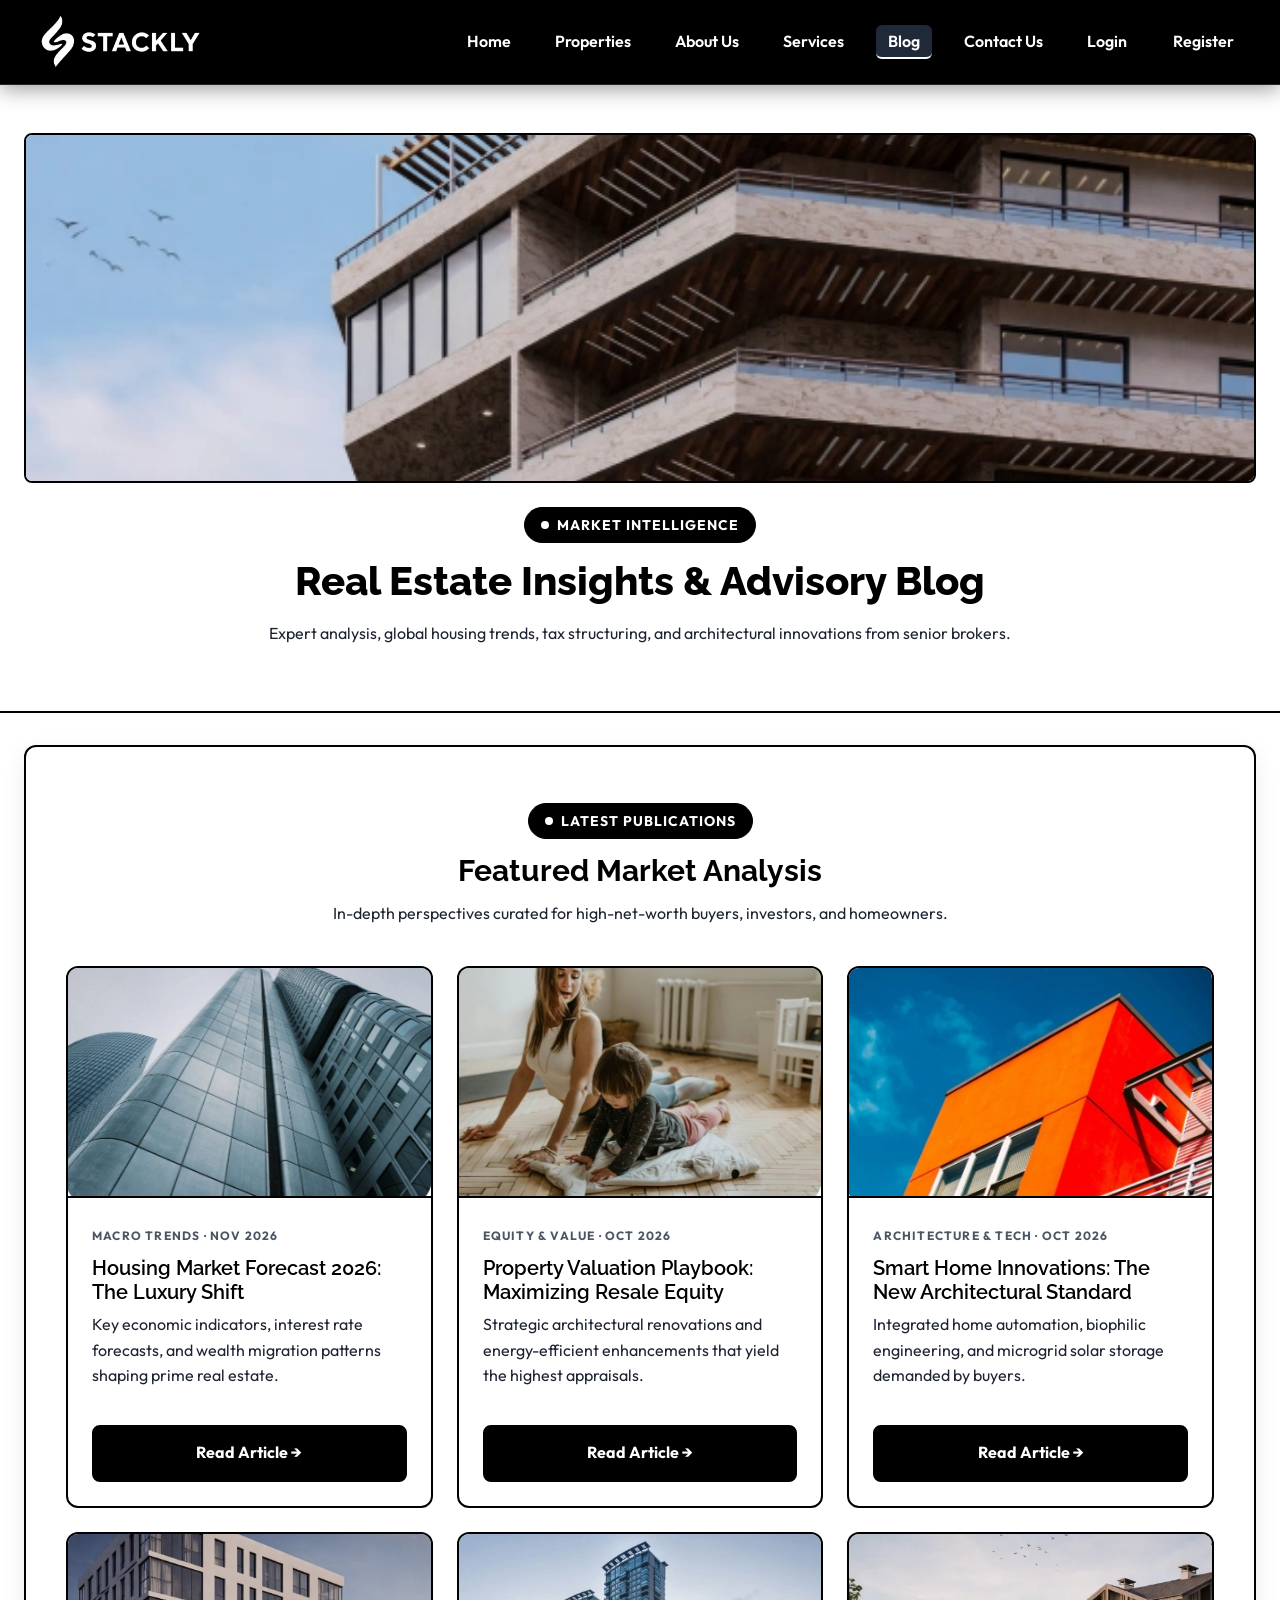
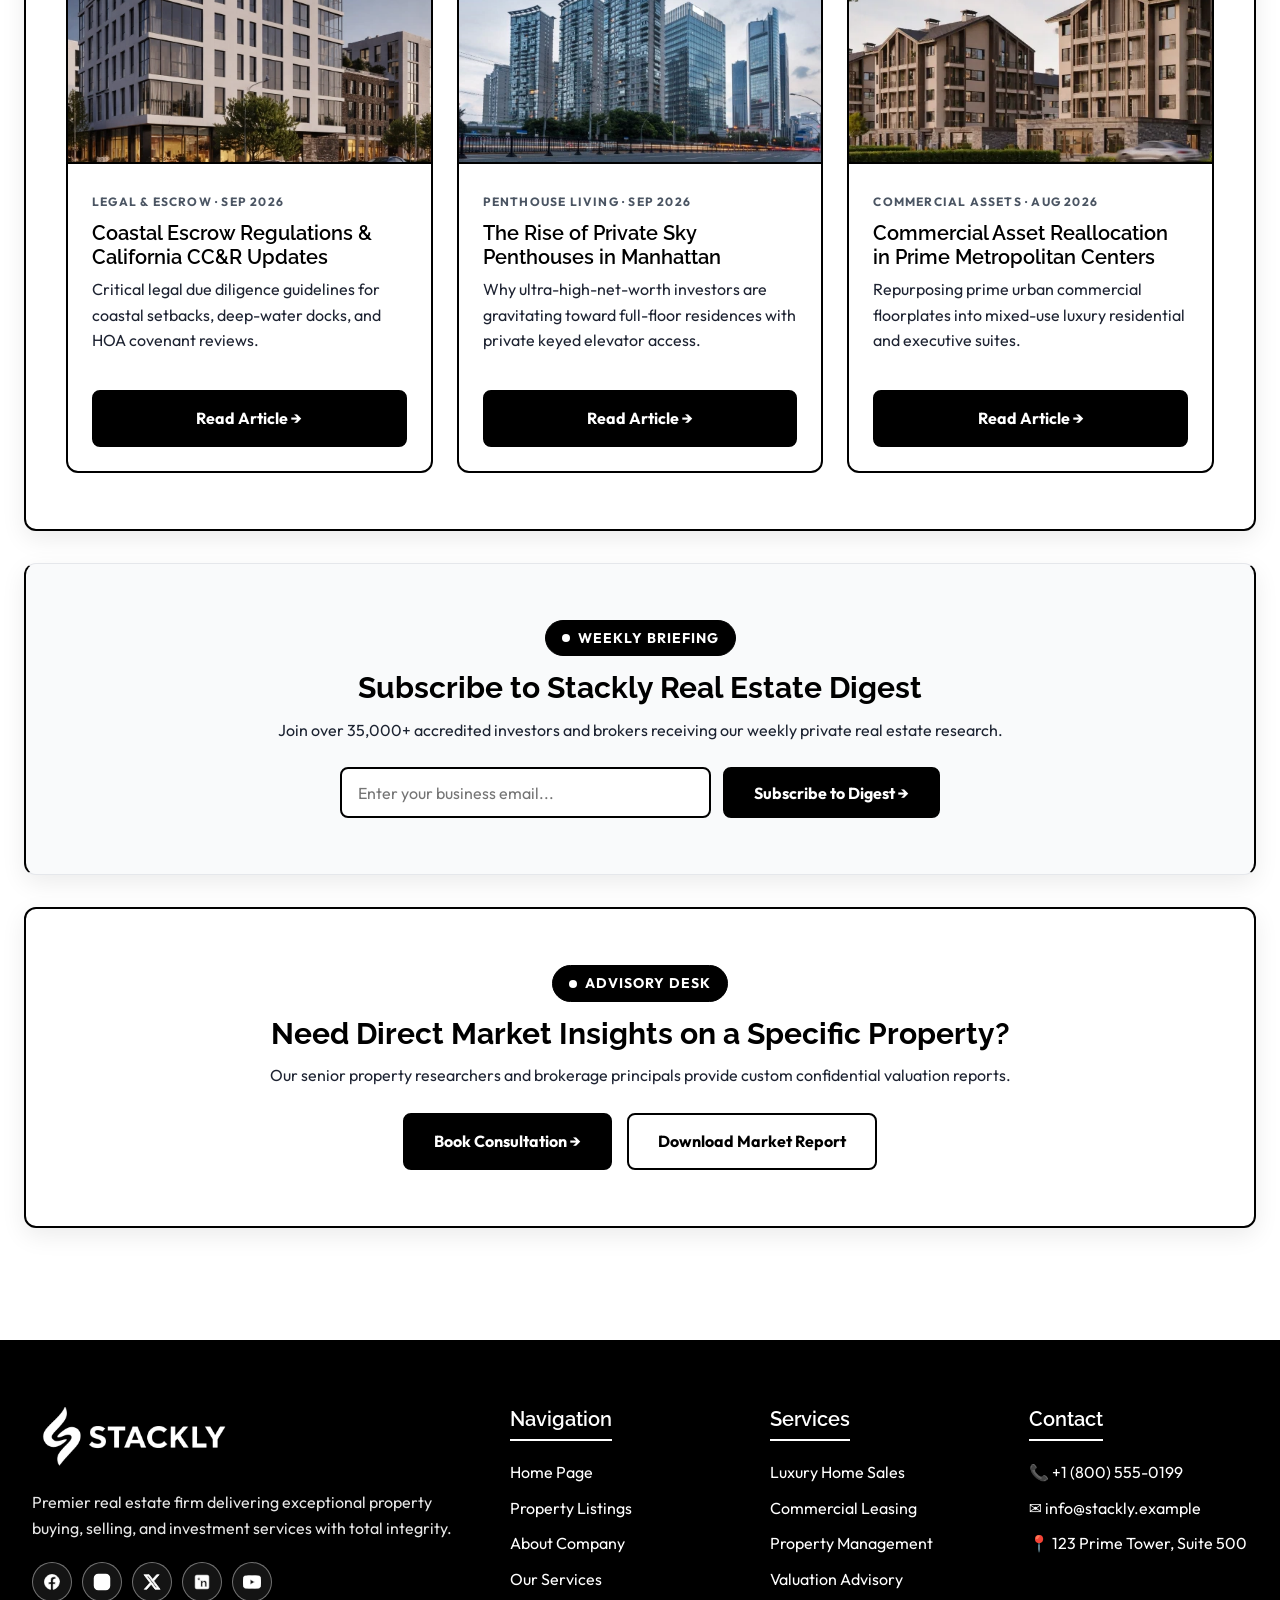
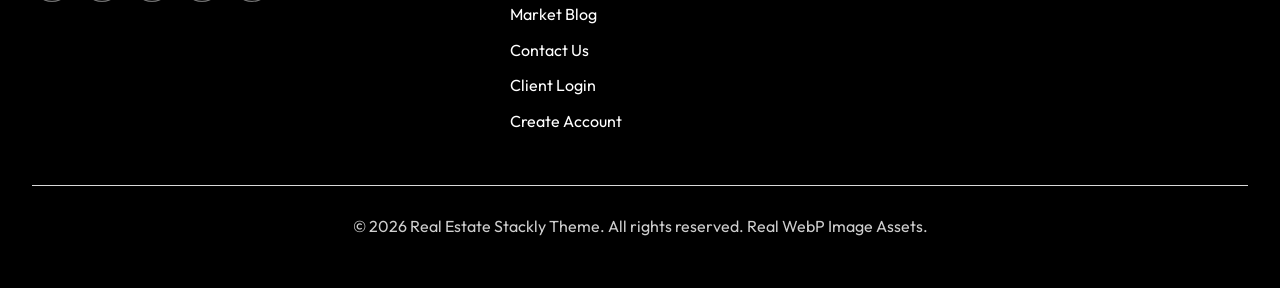
<file: blog.html>
<!DOCTYPE html>
<html lang="en">
<head>
    <meta charset="UTF-8">
    <meta name="viewport" content="width=device-width, initial-scale=1.0">
    <title>Real Estate Insights &amp; Market Intelligence · Stackly Real Estate</title>
    <link rel="stylesheet" href="style.css">
    <link rel="preconnect" href="https://fonts.googleapis.com">
    <link rel="preconnect" href="https://fonts.gstatic.com" crossorigin>
    <link href="https://fonts.googleapis.com/css2?family=Outfit:wght@300;400;500;600;700;800&family=Raleway:wght@600;700;800;900&display=swap" rel="stylesheet">
</head>
<body>

<div class="site-wrapper">


    <!-- SECTION 1: STICKY HEADER -->
    <header class="site-header">
        <div class="header-container">
            <a href="index.html">
                <img src="logo_0895.webp" alt="Stackly Real Estate Logo" class="site-logo-img">
            </a>

            <button class="mobile-nav-toggle" onclick="toggleMobileNav()" aria-label="Toggle Navigation" aria-expanded="false">&#9776;</button>

            <nav class="main-navigation" aria-label="Primary Menu">
                <ul>
                    <li><a href="index.html">Home</a></li>
                    <li><a href="properties.html">Properties</a></li>
                    <li><a href="about.html">About Us</a></li>
                    <li><a href="services.html">Services</a></li>
                    <li><a href="blog.html" class="active">Blog</a></li>
                    <li><a href="contact.html">Contact Us</a></li>
                    <li><a href="login.html">Login</a></li>
                    <li><a href="register.html" class="btn-primary">Register</a></li>
                </ul>
            </nav>
        </div>
    </header>

    <!-- SECTION 2: PAGE HEADER BANNER WITH REAL WEBP HERO -->
    <section class="page-header-banner">
        <img src="images/blogbg.webp" alt="Real Estate Insights Hero" class="img-fluid" style="margin: 0 auto 1.5rem auto; max-height: 350px; width: 100%; object-fit: cover;">
        <div class="section-tag">
            <div></div>
            Market Intelligence
        </div>
        <h1>Real Estate Insights &amp; Advisory Blog</h1>
        <p>Expert analysis, global housing trends, tax structuring, and architectural innovations from senior brokers.</p>
    </section>

    <main class="site-main">

        <!-- SECTION 3: FEATURED ARTICLES GRID (REAL WEBP IMAGES) -->
        <section class="section-block">
            <div class="section-title-wrap">
                <div class="section-tag">
                    <div></div>
                    Latest Publications
                </div>
                <h2>Featured Market Analysis</h2>
                <p>In-depth perspectives curated for high-net-worth buyers, investors, and homeowners.</p>
            </div>

            <div class="news-grid">
                <!-- Article 1 -->
                <article class="news-card hover-lift">
                    <img src="images/b6 (1).webp" alt="Market Forecast 2026" class="card-img-top">
                    <div style="padding: 1.5rem; display: flex; flex-direction: column; justify-content: space-between; flex: 1;">
                        <div>
                            <span style="font-size: 0.75rem; text-transform: uppercase; letter-spacing: 0.1em; color: #4b5563; font-weight: 700;">Macro Trends · Nov 2026</span>
                            <h3 style="margin: 0.5rem 0;">Housing Market Forecast 2026: The Luxury Shift</h3>
                            <p>Key economic indicators, interest rate forecasts, and wealth migration patterns shaping prime real estate.</p>
                        </div>
                        <a href="404.html" class="btn-primary" style="margin-top: 1.25rem; display: inline-block; text-align: center;">Read Article &rarr;</a>
                    </div>
                </article>

                <!-- Article 2 -->
                <article class="news-card hover-lift">
                    <img src="images/b6 (2).webp" alt="Property Valuation Guide" class="card-img-top">
                    <div style="padding: 1.5rem; display: flex; flex-direction: column; justify-content: space-between; flex: 1;">
                        <div>
                            <span style="font-size: 0.75rem; text-transform: uppercase; letter-spacing: 0.1em; color: #4b5563; font-weight: 700;">Equity &amp; Value · Oct 2026</span>
                            <h3 style="margin: 0.5rem 0;">Property Valuation Playbook: Maximizing Resale Equity</h3>
                            <p>Strategic architectural renovations and energy-efficient enhancements that yield the highest appraisals.</p>
                        </div>
                        <a href="404.html" class="btn-primary" style="margin-top: 1.25rem; display: inline-block; text-align: center;">Read Article &rarr;</a>
                    </div>
                </article>

                <!-- Article 3 -->
                <article class="news-card hover-lift">
                    <img src="images/b6 (3).webp" alt="Smart Home Tech Trends" class="card-img-top">
                    <div style="padding: 1.5rem; display: flex; flex-direction: column; justify-content: space-between; flex: 1;">
                        <div>
                            <span style="font-size: 0.75rem; text-transform: uppercase; letter-spacing: 0.1em; color: #4b5563; font-weight: 700;">Architecture &amp; Tech · Oct 2026</span>
                            <h3 style="margin: 0.5rem 0;">Smart Home Innovations: The New Architectural Standard</h3>
                            <p>Integrated home automation, biophilic engineering, and microgrid solar storage demanded by buyers.</p>
                        </div>
                        <a href="404.html" class="btn-primary" style="margin-top: 1.25rem; display: inline-block; text-align: center;">Read Article &rarr;</a>
                    </div>
                </article>

                <!-- Article 4 -->
                <article class="news-card hover-lift">
                    <img src="images/build3.webp" alt="Escrow and Title" class="card-img-top">
                    <div style="padding: 1.5rem; display: flex; flex-direction: column; justify-content: space-between; flex: 1;">
                        <div>
                            <span style="font-size: 0.75rem; text-transform: uppercase; letter-spacing: 0.1em; color: #4b5563; font-weight: 700;">Legal &amp; Escrow · Sep 2026</span>
                            <h3 style="margin: 0.5rem 0;">Coastal Escrow Regulations &amp; California CC&amp;R Updates</h3>
                            <p>Critical legal due diligence guidelines for coastal setbacks, deep-water docks, and HOA covenant reviews.</p>
                        </div>
                        <a href="404.html" class="btn-primary" style="margin-top: 1.25rem; display: inline-block; text-align: center;">Read Article &rarr;</a>
                    </div>
                </article>

                <!-- Article 5 -->
                <article class="news-card hover-lift">
                    <img src="images/prop_large_1.webp" alt="Sky Penthouses" class="card-img-top">
                    <div style="padding: 1.5rem; display: flex; flex-direction: column; justify-content: space-between; flex: 1;">
                        <div>
                            <span style="font-size: 0.75rem; text-transform: uppercase; letter-spacing: 0.1em; color: #4b5563; font-weight: 700;">Penthouse Living · Sep 2026</span>
                            <h3 style="margin: 0.5rem 0;">The Rise of Private Sky Penthouses in Manhattan</h3>
                            <p>Why ultra-high-net-worth investors are gravitating toward full-floor residences with private keyed elevator access.</p>
                        </div>
                        <a href="404.html" class="btn-primary" style="margin-top: 1.25rem; display: inline-block; text-align: center;">Read Article &rarr;</a>
                    </div>
                </article>

                <!-- Article 6 -->
                <article class="news-card hover-lift">
                    <img src="images/prop_large_2.webp" alt="Commercial Assets" class="card-img-top">
                    <div style="padding: 1.5rem; display: flex; flex-direction: column; justify-content: space-between; flex: 1;">
                        <div>
                            <span style="font-size: 0.75rem; text-transform: uppercase; letter-spacing: 0.1em; color: #4b5563; font-weight: 700;">Commercial Assets · Aug 2026</span>
                            <h3 style="margin: 0.5rem 0;">Commercial Asset Reallocation in Prime Metropolitan Centers</h3>
                            <p>Repurposing prime urban commercial floorplates into mixed-use luxury residential and executive suites.</p>
                        </div>
                        <a href="404.html" class="btn-primary" style="margin-top: 1.25rem; display: inline-block; text-align: center;">Read Article &rarr;</a>
                    </div>
                </article>
            </div>
        </section>

        <!-- SECTION 4: NEWSLETTER SUBSCRIPTION (ACTION TO 404.HTML) -->
        <section class="section-block" style="background-color: var(--color-card-subtle); border-top: 1px solid #e5e7eb; border-bottom: 1px solid #e5e7eb; text-align: center;">
            <div class="section-tag">
                <div></div>
                Weekly Briefing
            </div>
            <h2>Subscribe to Stackly Real Estate Digest</h2>
            <p>Join over 35,000+ accredited investors and brokers receiving our weekly private real estate research.</p>

            <form action="404.html" method="GET" style="display: flex; gap: 12px; max-width: 600px; margin: 1.5rem auto 0 auto; flex-wrap: wrap; justify-content: center;">
                <input type="email" class="form-control" placeholder="Enter your business email..." required style="flex: 1; min-width: 260px; background-color: #fff;">
                <button type="submit" class="btn-primary">Subscribe to Digest &rarr;</button>
            </form>
        </section>

        <!-- SECTION 5: CALL TO ACTION -->
        <section class="section-block animate-glow" style="text-align: center;">
            <div class="section-tag">
                <div></div>
                Advisory Desk
            </div>
            <h2>Need Direct Market Insights on a Specific Property?</h2>
            <p>Our senior property researchers and brokerage principals provide custom confidential valuation reports.</p>
            <div style="margin-top: 1.5rem; display: flex; gap: 15px; justify-content: center; flex-wrap: wrap;">
                <a href="404.html" class="btn-primary">Book Consultation &rarr;</a>
                <a href="404.html" class="btn-secondary">Download Market Report</a>
            </div>
        </section>

    </main>

    <!-- FOOTER WITH logo_0895.webp & SOCIAL ICONS LINKED TO 404 -->
    <footer class="site-footer">
        <div class="footer-container">
            <div class="footer-col">
                <a href="index.html">
                    <img src="logo_0895.webp" alt="Stackly Real Estate Logo" class="footer-logo-img">
                </a>
                <p>Premier real estate firm delivering exceptional property buying, selling, and investment services with total integrity.</p>
                <div class="footer-social-links" aria-label="Social Media Links">
                    <a href="404.html" class="footer-social-icon" aria-label="Follow Stackly Real Estate on Facebook" title="Facebook">
                        <svg width="18" height="18" viewBox="0 0 24 24" fill="currentColor">
                            <path d="M22 12c0-5.52-4.48-10-10-10S2 6.48 2 12c0 4.84 3.44 8.87 8 9.8V15H7v-3h3V9.5C10 6.46 11.82 5 14.5 5c1.28 0 2.63.23 2.63.23v2.89h-1.48c-1.5 0-1.97.93-1.97 1.88V12h3.25l-.52 3h-2.73v6.8c4.56-.93 8-4.96 8-9.8z"/>
                        </svg>
                    </a>
                    <a href="404.html" class="footer-social-icon" aria-label="Follow Stackly Real Estate on Instagram" title="Instagram">
                        <svg width="18" height="18" viewBox="0 0 24 24" fill="none" stroke="currentColor" stroke-width="2" stroke-linecap="round" stroke-linejoin="round">
                            <rect x="2" y="2" width="20" height="20" rx="5" ry="5"></rect>
                            <path d="M16 11.37A4 4 0 1 1 12.63 8 4 4 0 0 1 16 11.37z"></path>
                            <line x1="17.5" y1="6.5" x2="17.51" y2="6.5"></line>
                        </svg>
                    </a>
                    <a href="404.html" class="footer-social-icon" aria-label="Follow Stackly Real Estate on X (Twitter)" title="X (Twitter)">
                        <svg width="18" height="18" viewBox="0 0 24 24" fill="currentColor">
                            <path d="M18.244 2.25h3.308l-7.227 8.26 8.502 11.24H16.17l-5.214-6.817L4.99 21.75H1.68l7.73-8.835L1.254 2.25H8.08l4.713 6.231zm-1.161 17.52h1.833L7.084 4.126H5.117z"/>
                        </svg>
                    </a>
                    <a href="404.html" class="footer-social-icon" aria-label="Follow Stackly Real Estate on LinkedIn" title="LinkedIn">
                        <svg width="18" height="18" viewBox="0 0 24 24" fill="currentColor">
                            <path d="M19 3a2 2 0 0 1 2 2v14a2 2 0 0 1-2 2H5a2 2 0 0 1-2-2V5a2 2 0 0 1 2-2h14m-.5 15.5v-5.3a3.26 3.26 0 0 0-3.26-3.26c-.85 0-1.84.52-2.28 1.3v-1.11h-2.79v8.37h2.79v-4.93c0-.77.62-1.4 1.39-1.4a1.4 1.4 0 0 1 1.4 1.4v4.93h2.75M6.46 10.9h2.78v8.37H6.46v-8.37M7.85 6.46c-.92 0-1.67.75-1.67 1.67s.75 1.67 1.67 1.67 1.67-.75 1.67-1.67-.75-1.67-1.67-1.67z"/>
                        </svg>
                    </a>
                    <a href="404.html" class="footer-social-icon" aria-label="Follow Stackly Real Estate on YouTube" title="YouTube">
                        <svg width="18" height="18" viewBox="0 0 24 24" fill="currentColor">
                            <path d="M23.498 6.186a3.016 3.016 0 0 0-2.122-2.136C19.505 3.545 12 3.545 12 3.545s-7.505 0-9.377.505A3.017 3.017 0 0 0 .502 6.186C0 8.07 0 12 0 12s0 3.93.502 5.814a3.016 3.016 0 0 0 2.122 2.136c1.871.505 9.376.505 9.376.505s7.505 0 9.377-.505a3.015 3.015 0 0 0 2.122-2.136C24 15.93 24 12 24 12s0-3.93-.502-5.814zM9.545 15.568V8.432L15.818 12l-6.273 3.568z"/>
                        </svg>
                    </a>
                </div>
            </div>

            <div class="footer-col">
                <h3>Navigation</h3>
                <ul>
                    <li><a href="index.html">Home Page</a></li>
                    <li><a href="properties.html">Property Listings</a></li>
                    <li><a href="about.html">About Company</a></li>
                    <li><a href="services.html">Our Services</a></li>
                    <li><a href="blog.html">Market Blog</a></li>
                    <li><a href="contact.html">Contact Us</a></li>
                    <li><a href="login.html">Client Login</a></li>
                    <li><a href="register.html">Create Account</a></li>
                </ul>
            </div>

            <div class="footer-col">
                <h3>Services</h3>
                <ul>
                    <li><a href="404.html">Luxury Home Sales</a></li>
                    <li><a href="404.html">Commercial Leasing</a></li>
                    <li><a href="404.html">Property Management</a></li>
                    <li><a href="404.html">Valuation Advisory</a></li>
                </ul>
            </div>

            <div class="footer-col">
                <h3>Contact</h3>
                <ul>
                    <li><a href="tel:+18005550199">📞 +1 (800) 555-0199</a></li>
                    <li><a href="mailto:info@realestate.example">✉️ info@stackly.example</a></li>
                    <li><a href="contact.html">📍 123 Prime Tower, Suite 500</a></li>
                </ul>
            </div>
        </div>

        <div class="footer-bottom">
            <p>&copy; 2026 Real Estate Stackly Theme. All rights reserved. Real WebP Image Assets.</p>
        </div>
    </footer>

</div>

<script src="main.js"></script>
</body>
</html>
</file>
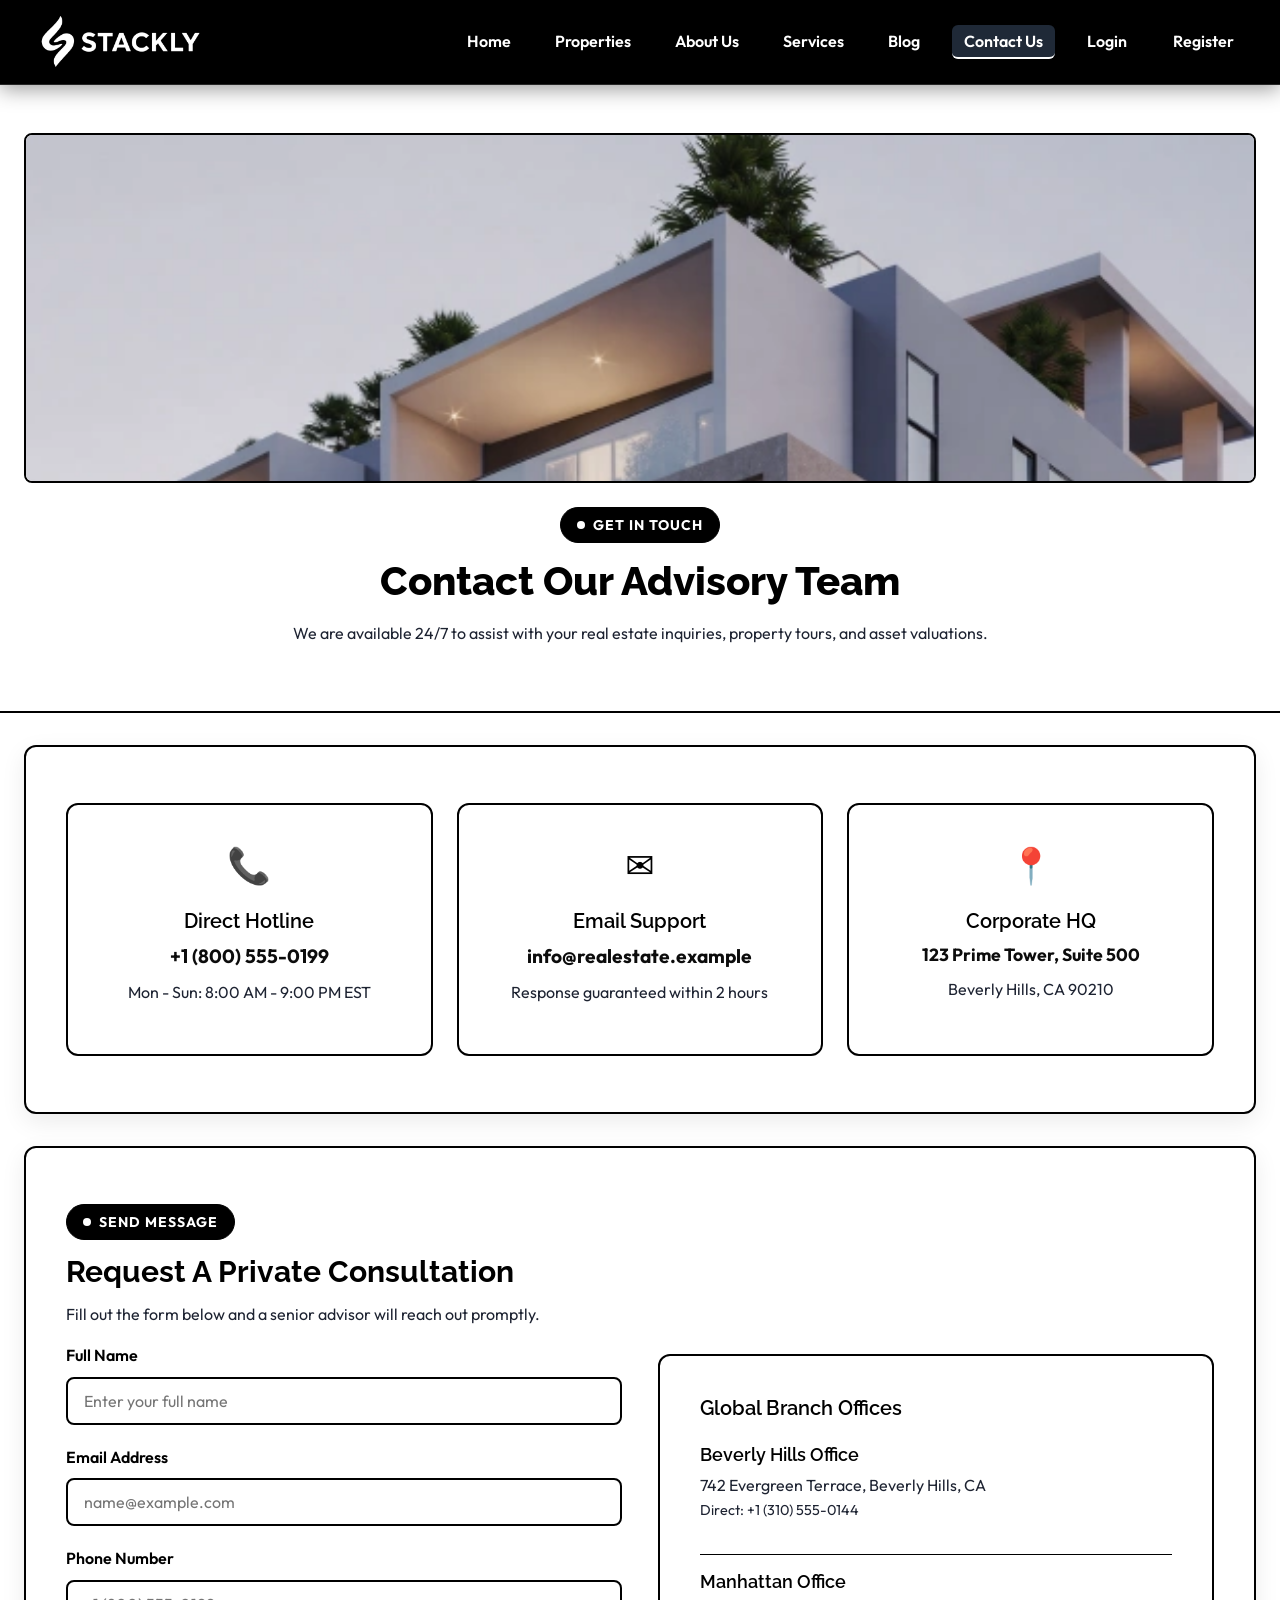
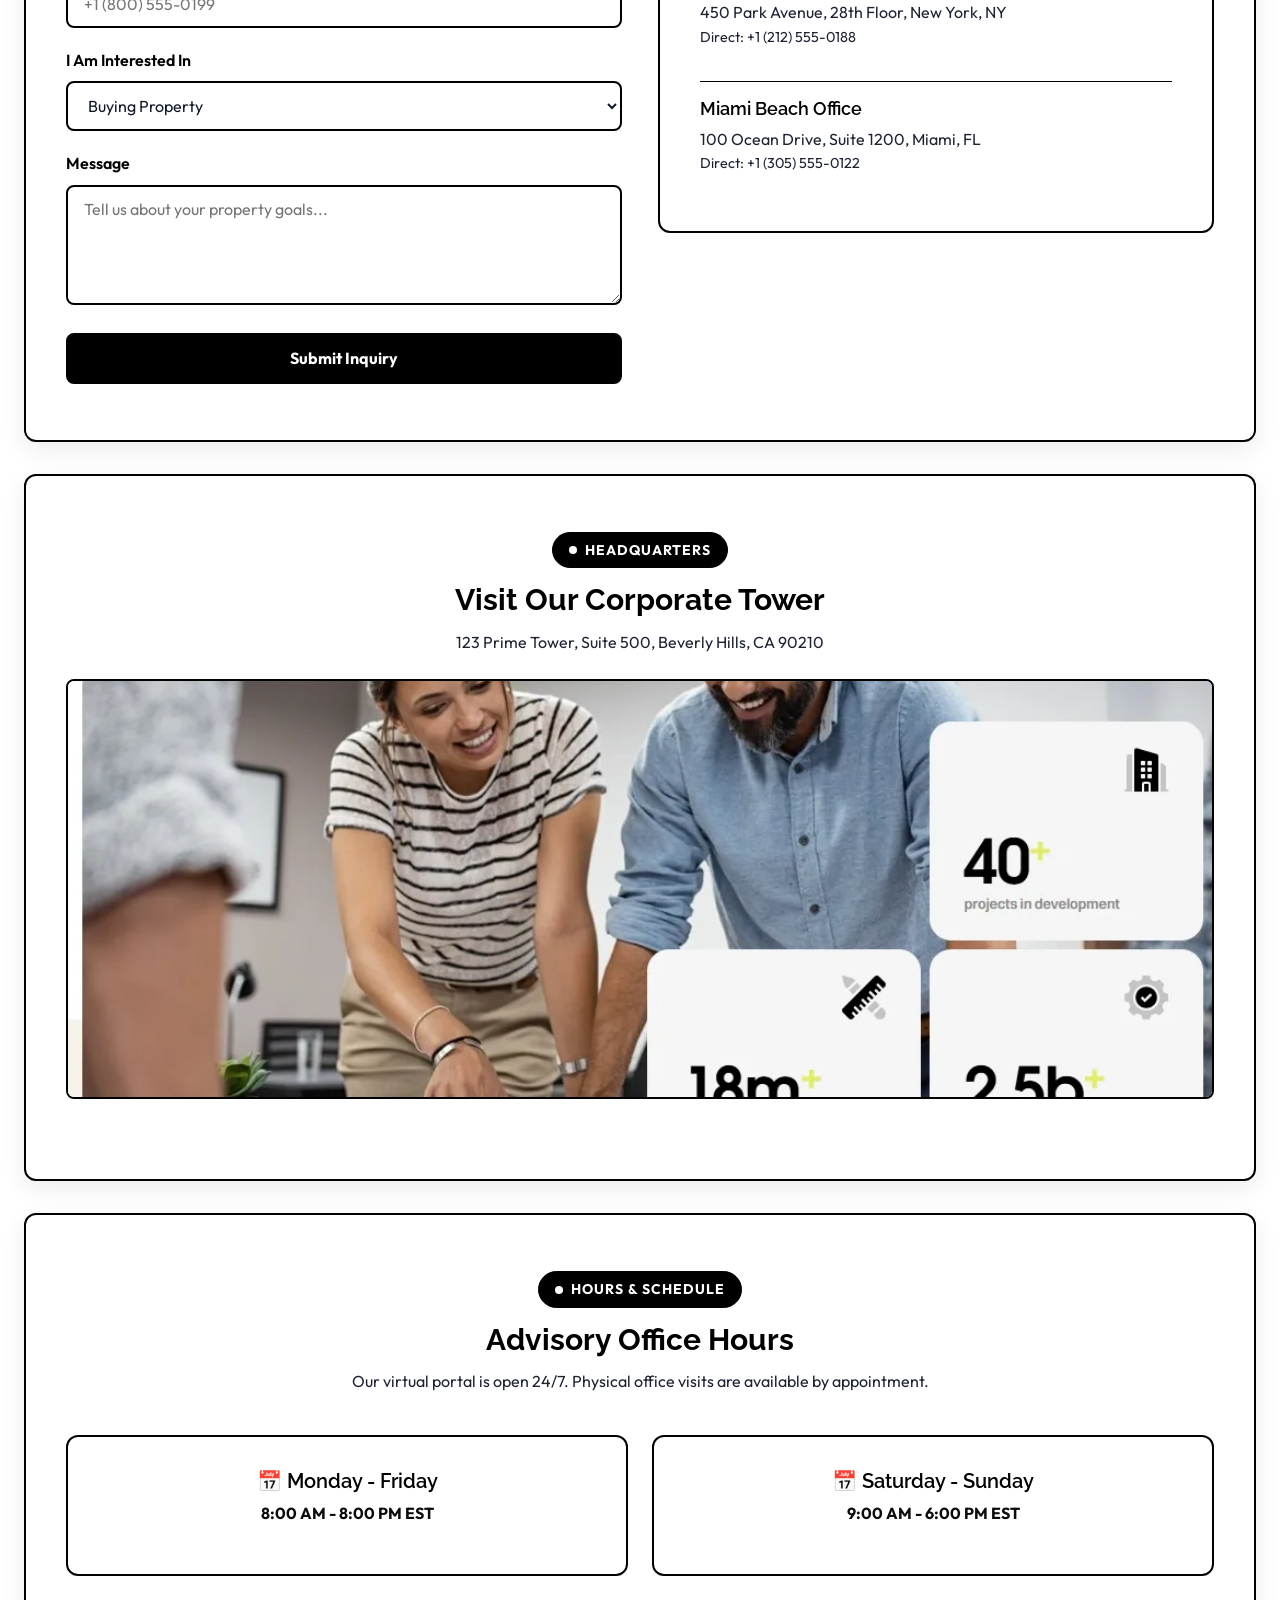
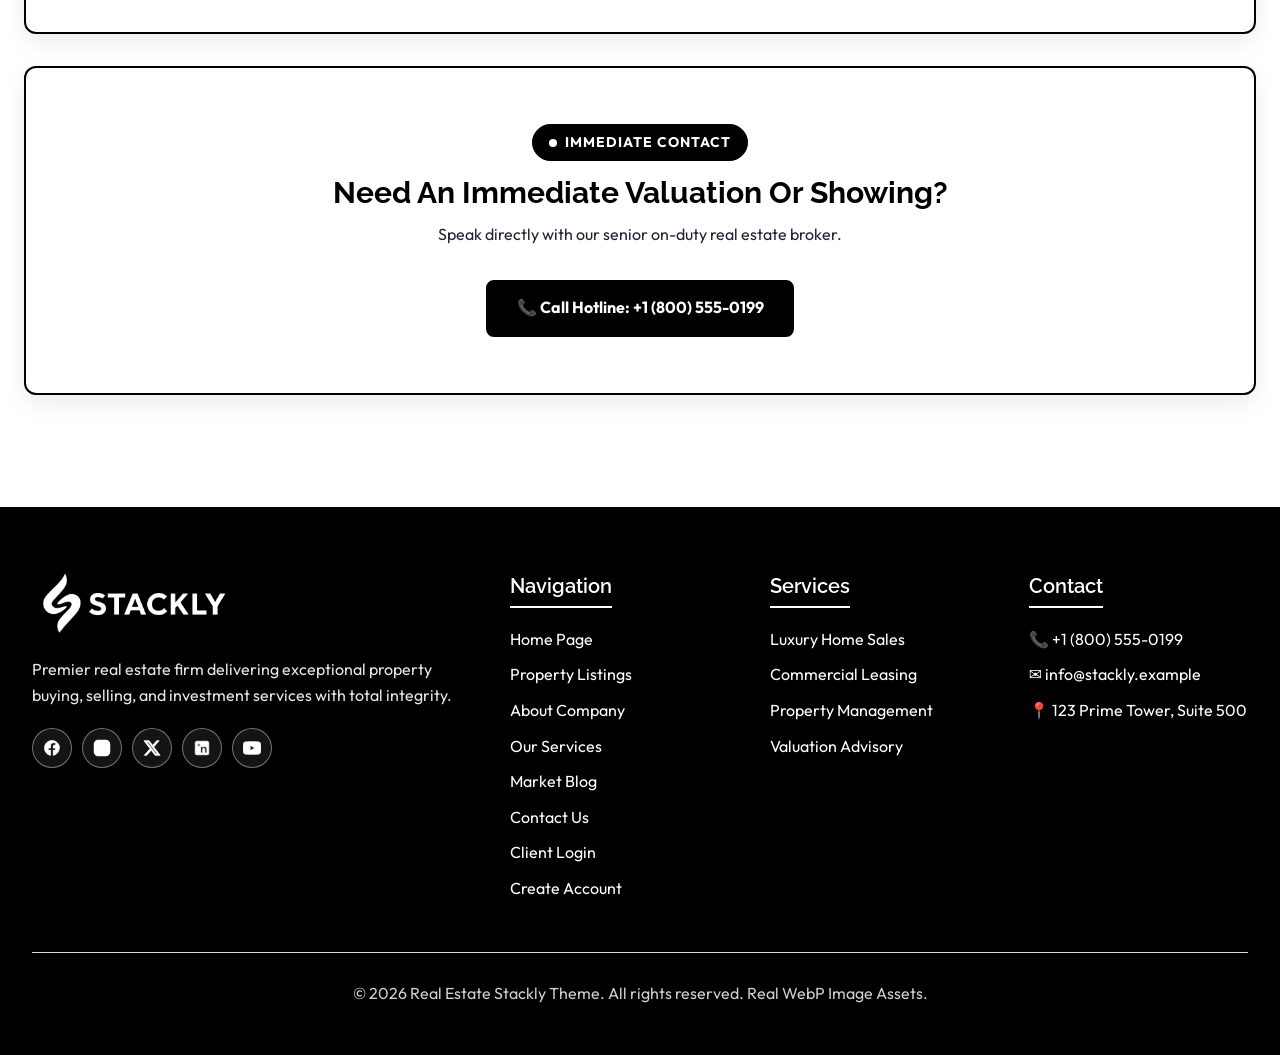
<file: contact.html>
<!DOCTYPE html>
<html lang="en">
<head>
    <meta charset="UTF-8">
    <meta name="viewport" content="width=device-width, initial-scale=1.0">
    <title>Contact Us - Stackly Real Estate</title>
    <link rel="stylesheet" href="style.css">
</head>
<body>

<div class="site-wrapper">


    <!-- SECTION 1: STICKY HEADER -->
    <header class="site-header">
        <div class="header-container">
            <a href="index.html">
                <img src="logo_0895.webp" alt="Stackly Real Estate Logo" class="site-logo-img">
            </a>

            <button class="mobile-nav-toggle" onclick="toggleMobileNav()" aria-label="Toggle Navigation" aria-expanded="false">&#9776;</button>

            <nav class="main-navigation" aria-label="Primary Menu">
                <ul>
                    <li><a href="index.html">Home</a></li>
                    <li><a href="properties.html">Properties</a></li>
                    <li><a href="about.html">About Us</a></li>
                    <li><a href="services.html">Services</a></li>
                    <li><a href="blog.html">Blog</a></li>
                    <li><a href="contact.html" class="active">Contact Us</a></li>
                    <li><a href="login.html">Login</a></li>
                    <li><a href="register.html" class="btn-primary">Register</a></li>
                </ul>
            </nav>
        </div>
    </header>

    <!-- SECTION 2: PAGE HEADER BANNER WITH REAL WEBP HERO -->
    <section class="page-header-banner">
        <img src="images/contact_hero.webp" alt="Contact Hero" class="img-fluid" style="margin: 0 auto 1.5rem auto; max-height: 350px; width: 100%; object-fit: cover;">
        <div class="section-tag">
            <div></div>
            Get In Touch
        </div>
        <h1>Contact Our Advisory Team</h1>
        <p>We are available 24/7 to assist with your real estate inquiries, property tours, and asset valuations.</p>
    </section>

    <main class="site-main">

        <!-- SECTION 3: CONTACT INFO CARDS GRID BLOCK -->
        <section class="section-block">
            <div class="services-grid">
                <div class="service-card" style="text-align: center;">
                    <div class="why-card-icon">📞</div>
                    <h3>Direct Hotline</h3>
                    <p style="font-size: 1.2rem; font-weight: 700; color: var(--color-gold); margin-bottom: 0.5rem;">+1 (800) 555-0199</p>
                    <p>Mon - Sun: 8:00 AM - 9:00 PM EST</p>
                </div>

                <div class="service-card" style="text-align: center;">
                    <div class="why-card-icon">✉️</div>
                    <h3>Email Support</h3>
                    <p style="font-size: 1.2rem; font-weight: 700; color: var(--color-gold); margin-bottom: 0.5rem;">info@realestate.example</p>
                    <p>Response guaranteed within 2 hours</p>
                </div>

                <div class="service-card" style="text-align: center;">
                    <div class="why-card-icon">📍</div>
                    <h3>Corporate HQ</h3>
                    <p style="font-size: 1.1rem; font-weight: 700; color: var(--color-gold); margin-bottom: 0.5rem;">123 Prime Tower, Suite 500</p>
                    <p>Beverly Hills, CA 90210</p>
                </div>
            </div>
        </section>

        <!-- SECTION 4: CONTACT FORM & BRANCHES GRID BLOCK -->
        <section class="section-block">
            <div class="contact-grid">
                <div>
                    <div class="section-tag">
                        <div></div>
                        Send Message
                    </div>
                    <h2>Request A Private Consultation</h2>
                    <p>Fill out the form below and a senior advisor will reach out promptly.</p>
                    
                    <form action="404.html" method="GET">
                        <div class="form-group">
                            <label for="contact-fullname">Full Name</label>
                            <input type="text" id="contact-fullname" class="form-control" placeholder="Enter your full name" required>
                        </div>
                        <div class="form-group">
                            <label for="contact-email">Email Address</label>
                            <input type="email" id="contact-email" class="form-control" placeholder="name@example.com" required>
                        </div>
                        <div class="form-group">
                            <label for="contact-phone">Phone Number</label>
                            <input type="tel" id="contact-phone" class="form-control" placeholder="+1 (800) 555-0199" required>
                        </div>
                        <div class="form-group">
                            <label for="contact-interest">I Am Interested In</label>
                            <select id="contact-interest" class="form-control">
                                <option value="buy">Buying Property</option>
                                <option value="sell">Selling Property</option>
                                <option value="lease">Commercial Leasing</option>
                                <option value="invest">Investment Advisory</option>
                            </select>
                        </div>
                        <div class="form-group">
                            <label for="contact-message">Message</label>
                            <textarea id="contact-message" class="form-control" placeholder="Tell us about your property goals..." style="min-height: 120px;" required></textarea>
                        </div>
                        <button type="submit" class="btn-primary" style="width: 100%;">Submit Inquiry</button>
                    </form>
                </div>

                <!-- BRANCH LOCATIONS BOX -->
                <div style="background-color: var(--color-card-bg); border: 2px solid var(--color-black); padding: 2.5rem; border-radius: var(--border-radius);">
                    <h3 style="color: var(--color-black);">Global Branch Offices</h3>
                    
                    <div style="margin-top: 1.5rem; border-bottom: 1px solid var(--color-black); padding-bottom: 1rem;">
                        <h3 style="font-size: 1.1rem; color: var(--color-black);">Beverly Hills Office</h3>
                        <p style="margin-bottom: 0;">742 Evergreen Terrace, Beverly Hills, CA</p>
                        <p style="font-size: 0.9rem;">Direct: +1 (310) 555-0144</p>
                    </div>

                    <div style="margin-top: 1rem; border-bottom: 1px solid var(--color-black); padding-bottom: 1rem;">
                        <h3 style="font-size: 1.1rem; color: var(--color-black);">Manhattan Office</h3>
                        <p style="margin-bottom: 0;">450 Park Avenue, 28th Floor, New York, NY</p>
                        <p style="font-size: 0.9rem;">Direct: +1 (212) 555-0188</p>
                    </div>

                    <div style="margin-top: 1rem;">
                        <h3 style="font-size: 1.1rem; color: var(--color-black);">Miami Beach Office</h3>
                        <p style="margin-bottom: 0;">100 Ocean Drive, Suite 1200, Miami, FL</p>
                        <p style="font-size: 0.9rem;">Direct: +1 (305) 555-0122</p>
                    </div>
                </div>
            </div>
        </section>

        <!-- SECTION 5: OFFICE BUILDING SHOWCASE (REAL WEBP IMAGE) -->
        <section class="section-block" style="text-align: center;">
            <div class="section-tag">
                <div></div>
                Headquarters
            </div>
            <h2>Visit Our Corporate Tower</h2>
            <p>123 Prime Tower, Suite 500, Beverly Hills, CA 90210</p>
            <img src="images/bigb.webp" alt="Corporate Headquarters Tower" class="img-fluid" style="margin: 1.5rem auto; max-height: 420px; width: 100%; object-fit: cover;">
        </section>

        <!-- SECTION 6: OFFICE HOURS -->
        <section class="section-block">
            <div class="section-title-wrap">
                <div class="section-tag">
                    <div></div>
                    Hours & Schedule
                </div>
                <h2>Advisory Office Hours</h2>
                <p>Our virtual portal is open 24/7. Physical office visits are available by appointment.</p>
            </div>

            <div class="services-grid">
                <div class="service-card" style="text-align: center;">
                    <h3>📅 Monday - Friday</h3>
                    <p style="color: var(--color-gold); font-weight: 700;">8:00 AM - 8:00 PM EST</p>
                </div>
                <div class="service-card" style="text-align: center;">
                    <h3>📅 Saturday - Sunday</h3>
                    <p style="color: var(--color-gold); font-weight: 700;">9:00 AM - 6:00 PM EST</p>
                </div>
            </div>
        </section>

        <!-- SECTION 7: EMERGENCY HOTLINE -->
        <section class="section-block" style="text-align: center;">
            <div class="section-tag">
                <div></div>
                Immediate Contact
            </div>
            <h2>Need An Immediate Valuation Or Showing?</h2>
            <p>Speak directly with our senior on-duty real estate broker.</p>
            <a href="404.html" class="btn-primary" style="margin-top: 1rem;">📞 Call Hotline: +1 (800) 555-0199</a>
        </section>

    </main>

    <!-- FOOTER WITH logo_0895.webp & SOCIAL ICONS LINKED TO 404 -->
    <footer class="site-footer">
        <div class="footer-container">
            <div class="footer-col">
                <a href="index.html">
                    <img src="logo_0895.webp" alt="Stackly Real Estate Logo" class="footer-logo-img">
                </a>
                <p>Premier real estate firm delivering exceptional property buying, selling, and investment services with total integrity.</p>
                <div class="footer-social-links" aria-label="Social Media Links">
                    <a href="404.html" class="footer-social-icon" aria-label="Follow Stackly Real Estate on Facebook" title="Facebook">
                        <svg width="18" height="18" viewBox="0 0 24 24" fill="currentColor">
                            <path d="M22 12c0-5.52-4.48-10-10-10S2 6.48 2 12c0 4.84 3.44 8.87 8 9.8V15H7v-3h3V9.5C10 6.46 11.82 5 14.5 5c1.28 0 2.63.23 2.63.23v2.89h-1.48c-1.5 0-1.97.93-1.97 1.88V12h3.25l-.52 3h-2.73v6.8c4.56-.93 8-4.96 8-9.8z"/>
                        </svg>
                    </a>
                    <a href="404.html" class="footer-social-icon" aria-label="Follow Stackly Real Estate on Instagram" title="Instagram">
                        <svg width="18" height="18" viewBox="0 0 24 24" fill="none" stroke="currentColor" stroke-width="2" stroke-linecap="round" stroke-linejoin="round">
                            <rect x="2" y="2" width="20" height="20" rx="5" ry="5"></rect>
                            <path d="M16 11.37A4 4 0 1 1 12.63 8 4 4 0 0 1 16 11.37z"></path>
                            <line x1="17.5" y1="6.5" x2="17.51" y2="6.5"></line>
                        </svg>
                    </a>
                    <a href="404.html" class="footer-social-icon" aria-label="Follow Stackly Real Estate on X (Twitter)" title="X (Twitter)">
                        <svg width="18" height="18" viewBox="0 0 24 24" fill="currentColor">
                            <path d="M18.244 2.25h3.308l-7.227 8.26 8.502 11.24H16.17l-5.214-6.817L4.99 21.75H1.68l7.73-8.835L1.254 2.25H8.08l4.713 6.231zm-1.161 17.52h1.833L7.084 4.126H5.117z"/>
                        </svg>
                    </a>
                    <a href="404.html" class="footer-social-icon" aria-label="Follow Stackly Real Estate on LinkedIn" title="LinkedIn">
                        <svg width="18" height="18" viewBox="0 0 24 24" fill="currentColor">
                            <path d="M19 3a2 2 0 0 1 2 2v14a2 2 0 0 1-2 2H5a2 2 0 0 1-2-2V5a2 2 0 0 1 2-2h14m-.5 15.5v-5.3a3.26 3.26 0 0 0-3.26-3.26c-.85 0-1.84.52-2.28 1.3v-1.11h-2.79v8.37h2.79v-4.93c0-.77.62-1.4 1.39-1.4a1.4 1.4 0 0 1 1.4 1.4v4.93h2.75M6.46 10.9h2.78v8.37H6.46v-8.37M7.85 6.46c-.92 0-1.67.75-1.67 1.67s.75 1.67 1.67 1.67 1.67-.75 1.67-1.67-.75-1.67-1.67-1.67z"/>
                        </svg>
                    </a>
                    <a href="404.html" class="footer-social-icon" aria-label="Follow Stackly Real Estate on YouTube" title="YouTube">
                        <svg width="18" height="18" viewBox="0 0 24 24" fill="currentColor">
                            <path d="M23.498 6.186a3.016 3.016 0 0 0-2.122-2.136C19.505 3.545 12 3.545 12 3.545s-7.505 0-9.377.505A3.017 3.017 0 0 0 .502 6.186C0 8.07 0 12 0 12s0 3.93.502 5.814a3.016 3.016 0 0 0 2.122 2.136c1.871.505 9.376.505 9.376.505s7.505 0 9.377-.505a3.015 3.015 0 0 0 2.122-2.136C24 15.93 24 12 24 12s0-3.93-.502-5.814zM9.545 15.568V8.432L15.818 12l-6.273 3.568z"/>
                        </svg>
                    </a>
                </div>
            </div>

            <div class="footer-col">
                <h3>Navigation</h3>
                <ul>
                    <li><a href="index.html">Home Page</a></li>
                    <li><a href="properties.html">Property Listings</a></li>
                    <li><a href="about.html">About Company</a></li>
                    <li><a href="services.html">Our Services</a></li>
                    <li><a href="blog.html">Market Blog</a></li>
                    <li><a href="contact.html">Contact Us</a></li>
                    <li><a href="login.html">Client Login</a></li>
                    <li><a href="register.html">Create Account</a></li>
                </ul>
            </div>

            <div class="footer-col">
                <h3>Services</h3>
                <ul>
                    <li><a href="404.html">Luxury Home Sales</a></li>
                    <li><a href="404.html">Commercial Leasing</a></li>
                    <li><a href="404.html">Property Management</a></li>
                    <li><a href="404.html">Valuation Advisory</a></li>
                </ul>
            </div>

            <div class="footer-col">
                <h3>Contact</h3>
                <ul>
                    <li><a href="tel:+18005550199">📞 +1 (800) 555-0199</a></li>
                    <li><a href="mailto:info@realestate.example">✉️ info@stackly.example</a></li>
                    <li><a href="contact.html">📍 123 Prime Tower, Suite 500</a></li>
                </ul>
            </div>
        </div>

        <div class="footer-bottom">
            <p>&copy; 2026 Real Estate Stackly Theme. All rights reserved. Real WebP Image Assets.</p>
        </div>
    </footer>

</div>

<script src="main.js"></script>
</body>
</html>
</file>
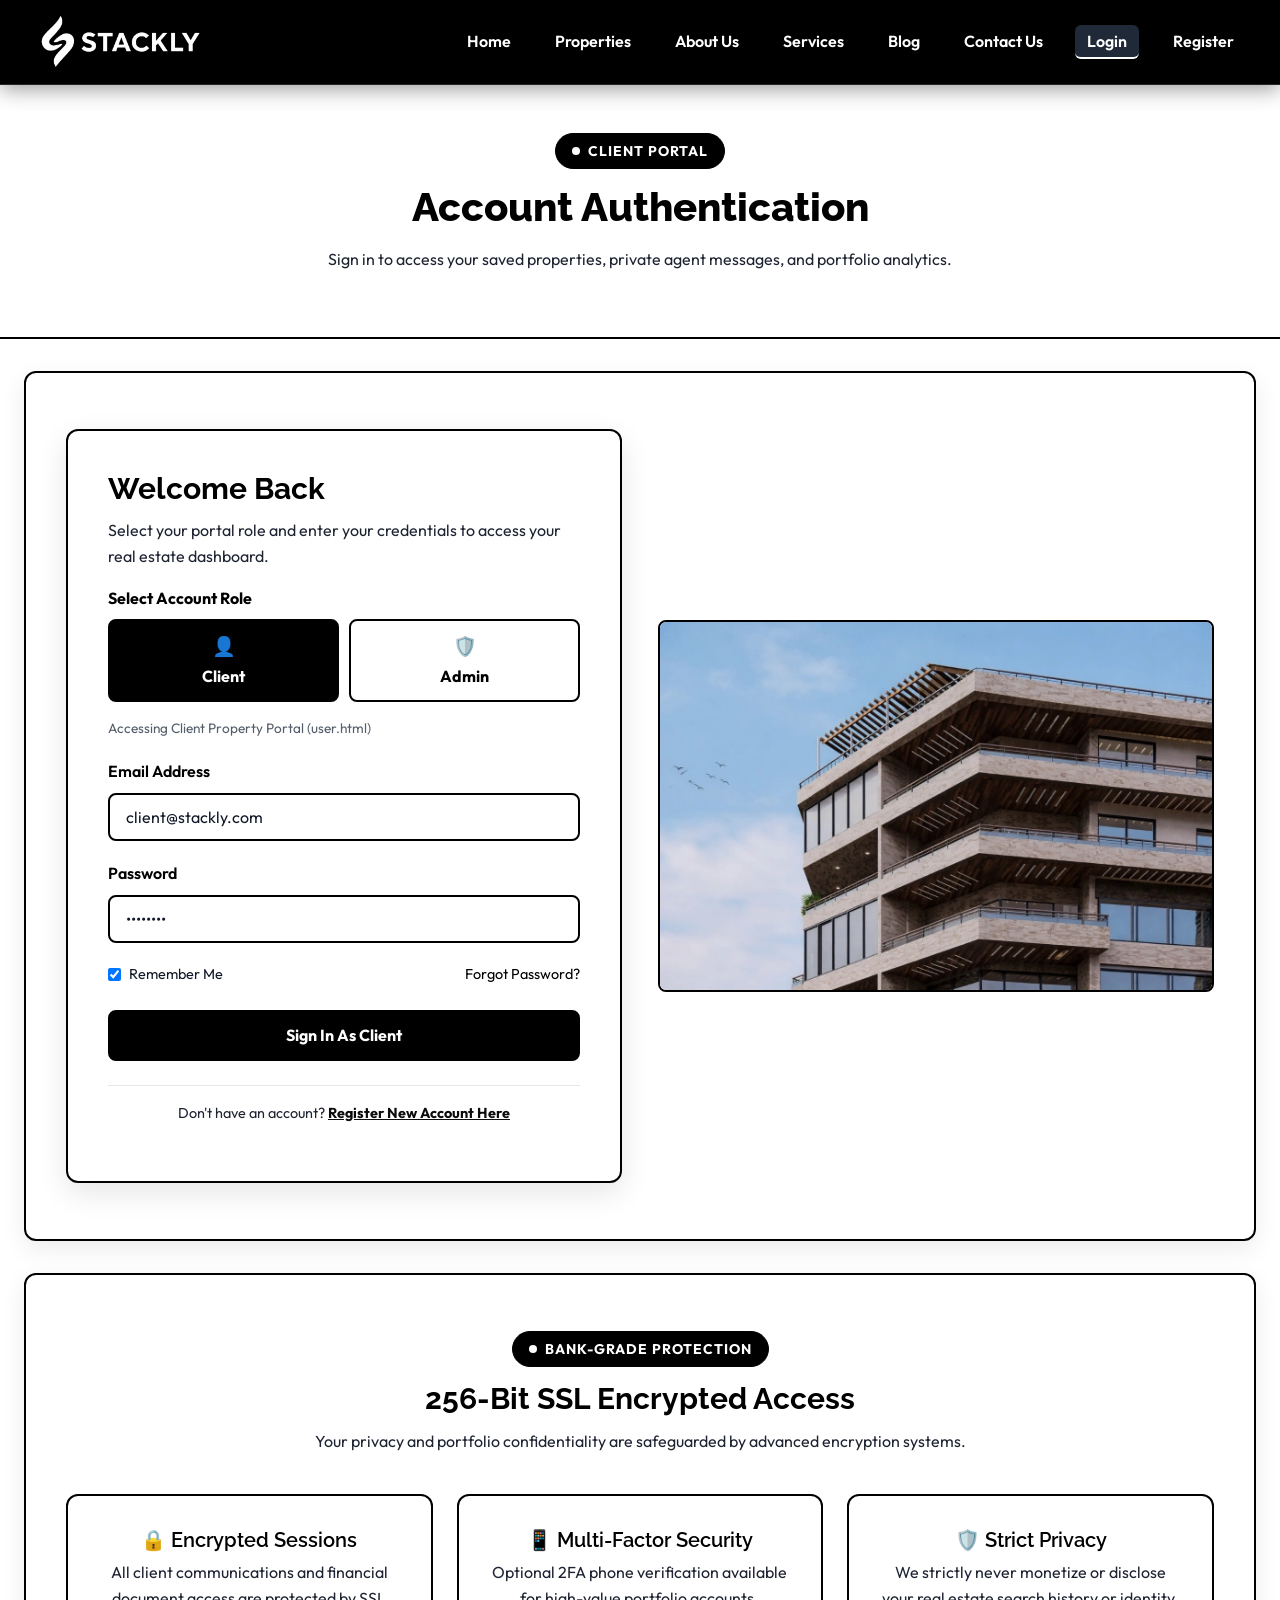
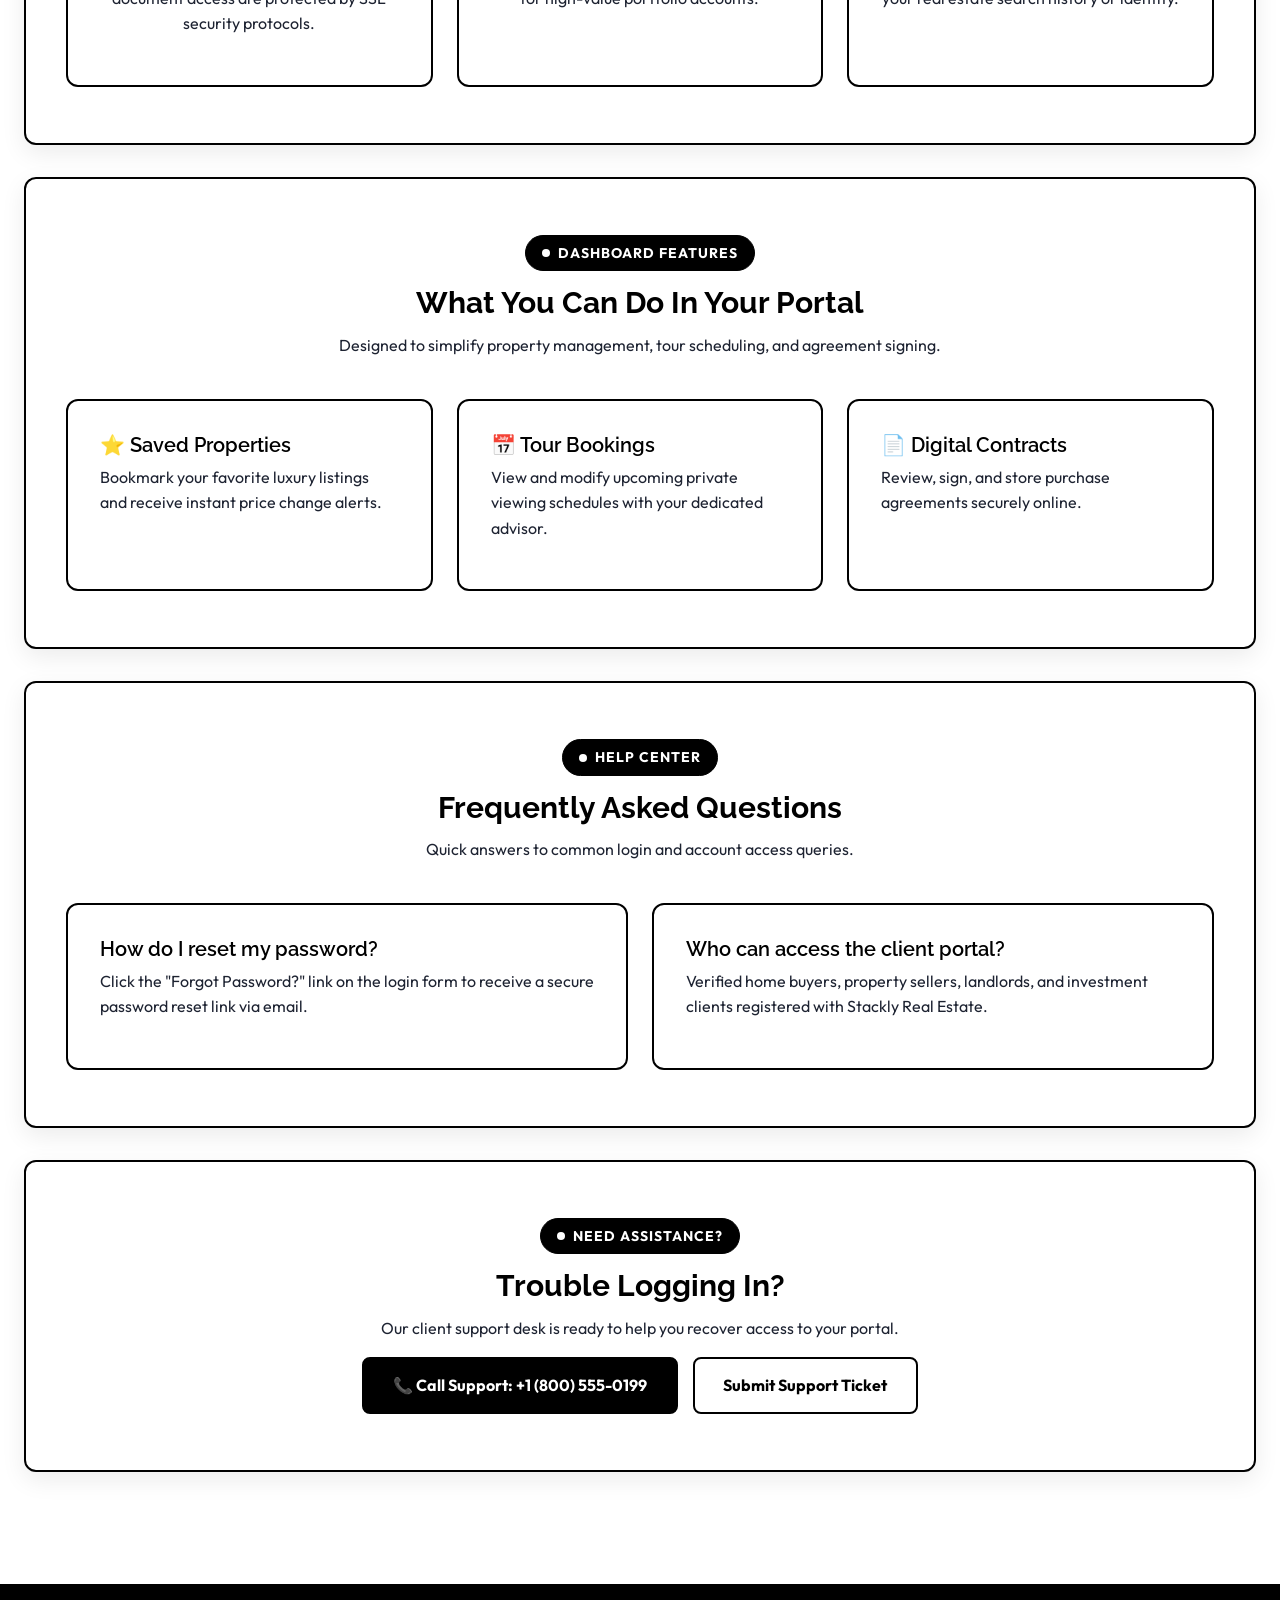
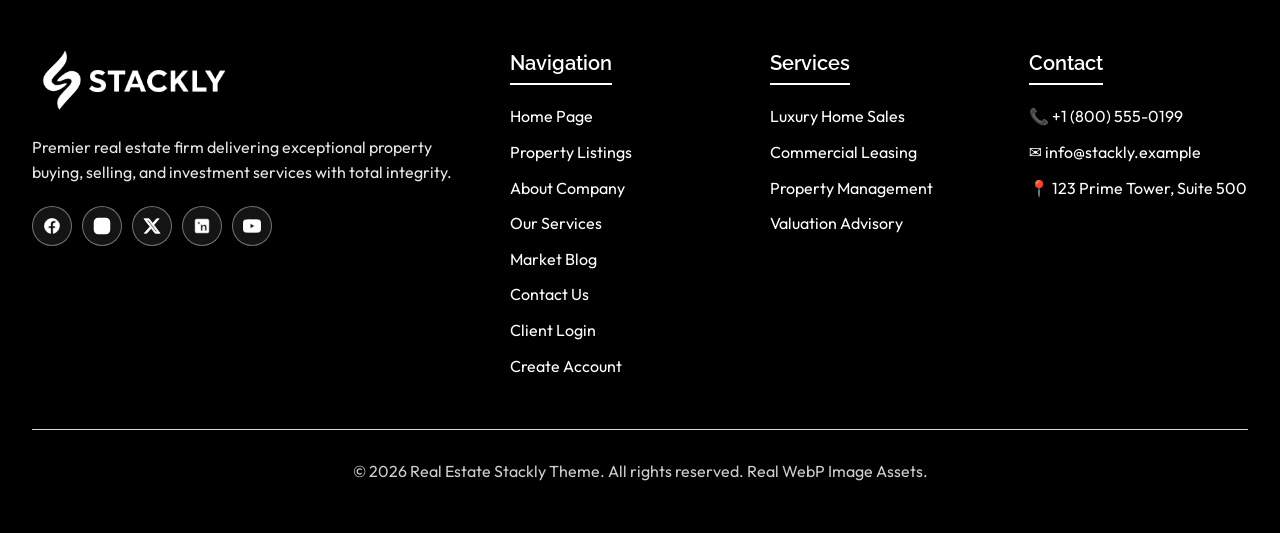
<file: login.html>
<!DOCTYPE html>
<html lang="en">
<head>
    <meta charset="UTF-8">
    <meta name="viewport" content="width=device-width, initial-scale=1.0">
    <title>Client Portal Login - Stackly Real Estate</title>
    <link rel="stylesheet" href="style.css">
</head>
<body>

<div class="site-wrapper">

  

    <!-- SECTION 1: STICKY HEADER -->
    <header class="site-header">
        <div class="header-container">
            <a href="index.html">
                <img src="logo_0895.webp" alt="Stackly Real Estate Logo" class="site-logo-img">
            </a>

            <button class="mobile-nav-toggle" onclick="toggleMobileNav()" aria-label="Toggle Navigation" aria-expanded="false">&#9776;</button>

            <nav class="main-navigation" aria-label="Primary Menu">
                <ul>
                    <li><a href="index.html">Home</a></li>
                    <li><a href="properties.html">Properties</a></li>
                    <li><a href="about.html">About Us</a></li>
                    <li><a href="services.html">Services</a></li>
                    <li><a href="blog.html">Blog</a></li>
                    <li><a href="contact.html">Contact Us</a></li>
                    <li><a href="login.html" class="active">Login</a></li>
                    <li><a href="register.html" class="btn-primary">Register</a></li>
                </ul>
            </nav>
        </div>
    </header>

    <!-- SECTION 2: PAGE HEADER BANNER -->
    <section class="page-header-banner">
        <div class="section-tag">
            <div></div>
            Client Portal
        </div>
        <h1>Account Authentication</h1>
        <p>Sign in to access your saved properties, private agent messages, and portfolio analytics.</p>
    </section>

    <main class="site-main">

        <!-- SECTION 3: AUTHENTICATION CARD BLOCK (REAL WEBP IMAGE) -->
        <section class="section-block">
            <div class="auth-grid">
                <div>
                    <div class="auth-container" style="max-width: 100%;">
                        <h2>Welcome Back</h2>
                        <p>Select your portal role and enter your credentials to access your real estate dashboard.</p>
                        
                        <form id="loginForm" onsubmit="handleLoginSubmit(event);">
                            <!-- Role Selection: Admin & Client -->
                            <div class="form-group">
                                <label style="display: block; margin-bottom: 0.5rem; font-weight: 700;">Select Account Role</label>
                                <div class="role-selector" id="roleSelector">
                                    <div class="role-option active" data-role="client" onclick="selectLoginRole('client')">
                                        <span style="font-size: 1.2rem; display: block; margin-bottom: 2px;">👤</span>
                                        <span>Client</span>
                                    </div>
                                    <div class="role-option" data-role="admin" onclick="selectLoginRole('admin')">
                                        <span style="font-size: 1.2rem; display: block; margin-bottom: 2px;">🛡️</span>
                                        <span>Admin</span>
                                    </div>
                                </div>
                                <input type="hidden" id="login-role" name="role" value="client">
                                <p id="role-hint" style="font-size: 0.85rem; color: #4b5563; margin-top: -0.5rem; margin-bottom: 1rem;">
                                    Accessing Client Property Portal (user.html)
                                </p>
                            </div>

                            <div class="form-group">
                                <label for="login-email">Email Address</label>
                                <input type="email" id="login-email" class="form-control" placeholder="name@example.com" value="client@stackly.com" required>
                            </div>
                            
                            <div class="form-group">
                                <label for="login-password">Password</label>
                                <input type="password" id="login-password" class="form-control" placeholder="••••••••" value="••••••••" required>
                            </div>

                            <div style="display: flex; justify-content: space-between; align-items: center; margin-bottom: 1.5rem;">
                                <label style="display: flex; align-items: center; gap: 8px; font-size: 0.9rem; cursor: pointer;">
                                    <input type="checkbox" checked> Remember Me
                                </label>
                                <a href="404.html" style="font-size: 0.9rem; color: var(--color-gold);">Forgot Password?</a>
                            </div>

                            <button type="submit" id="login-submit-btn" class="btn-primary" style="width: 100%;">Sign In As Client</button>
                        </form>

                        <script>
                            function selectLoginRole(role) {
                                document.querySelectorAll('.role-option').forEach(el => el.classList.remove('active'));
                                const activeOpt = document.querySelector(`.role-option[data-role="${role}"]`);
                                if (activeOpt) activeOpt.classList.add('active');
                                
                                const roleInput = document.getElementById('login-role');
                                const emailInput = document.getElementById('login-email');
                                const submitBtn = document.getElementById('login-submit-btn');
                                const roleHint = document.getElementById('role-hint');

                                roleInput.value = role;

                                if (role === 'admin') {
                                    emailInput.value = 'admin@stackly.com';
                                    submitBtn.textContent = 'Sign In As Administrator';
                                    roleHint.textContent = 'Accessing Brokerage & Operations Command Dashboard (admin.html)';
                                } else {
                                    emailInput.value = 'client@stackly.com';
                                    submitBtn.textContent = 'Sign In As Client';
                                    roleHint.textContent = 'Accessing Client Property Portal & Portfolio (user.html)';
                                }
                            }

                            function handleLoginSubmit(event) {
                                event.preventDefault();
                                const role = document.getElementById('login-role').value;
                                if (role === 'admin') {
                                    window.location.href = 'admin.html';
                                } else {
                                    window.location.href = 'user.html';
                                }
                            }
                        </script>

                        <div style="text-align: center; margin-top: 1.5rem; border-top: 1px solid #e5e7eb; padding-top: 1rem;">
                            <p style="font-size: 0.9rem;">Don't have an account? <a href="register.html" style="color: var(--color-black); font-weight: 700; text-decoration: underline;">Register New Account Here</a></p>
                        </div>
                    </div>
                </div>

                <div style="text-align: center;">
                    <img src="images/blogbg.webp" alt="Secure Client Portal" class="img-fluid" style="max-height: 450px; width: 100%; object-fit: cover;">
                </div>
            </div>
        </section>

        <!-- SECTION 4: SECURITY GUARANTEE -->
        <section class="section-block">
            <div class="section-title-wrap">
                <div class="section-tag">
                    <div></div>
                    Bank-Grade Protection
                </div>
                <h2>256-Bit SSL Encrypted Access</h2>
                <p>Your privacy and portfolio confidentiality are safeguarded by advanced encryption systems.</p>
            </div>

            <div class="services-grid">
                <div class="service-card" style="text-align: center;">
                    <h3>🔒 Encrypted Sessions</h3>
                    <p>All client communications and financial document access are protected by SSL security protocols.</p>
                </div>
                <div class="service-card" style="text-align: center;">
                    <h3>📱 Multi-Factor Security</h3>
                    <p>Optional 2FA phone verification available for high-value portfolio accounts.</p>
                </div>
                <div class="service-card" style="text-align: center;">
                    <h3>🛡️ Strict Privacy</h3>
                    <p>We strictly never monetize or disclose your real estate search history or identity.</p>
                </div>
            </div>
        </section>

        <!-- SECTION 5: CLIENT PORTAL FEATURES -->
        <section class="section-block">
            <div class="section-title-wrap">
                <div class="section-tag">
                    <div></div>
                    Dashboard Features
                </div>
                <h2>What You Can Do In Your Portal</h2>
                <p>Designed to simplify property management, tour scheduling, and agreement signing.</p>
            </div>

            <div class="services-grid">
                <div class="service-card">
                    <h3>⭐ Saved Properties</h3>
                    <p>Bookmark your favorite luxury listings and receive instant price change alerts.</p>
                </div>
                <div class="service-card">
                    <h3>📅 Tour Bookings</h3>
                    <p>View and modify upcoming private viewing schedules with your dedicated advisor.</p>
                </div>
                <div class="service-card">
                    <h3>📄 Digital Contracts</h3>
                    <p>Review, sign, and store purchase agreements securely online.</p>
                </div>
            </div>
        </section>

        <!-- SECTION 6: AUTHENTICATION FAQ -->
        <section class="section-block">
            <div class="section-title-wrap">
                <div class="section-tag">
                    <div></div>
                    Help Center
                </div>
                <h2>Frequently Asked Questions</h2>
                <p>Quick answers to common login and account access queries.</p>
            </div>

            <div class="services-grid">
                <div class="service-card">
                    <h3>How do I reset my password?</h3>
                    <p>Click the "Forgot Password?" link on the login form to receive a secure password reset link via email.</p>
                </div>
                <div class="service-card">
                    <h3>Who can access the client portal?</h3>
                    <p>Verified home buyers, property sellers, landlords, and investment clients registered with Stackly Real Estate.</p>
                </div>
            </div>
        </section>

        <!-- SECTION 7: SUPPORT & HOTLINE ASSISTANCE -->
        <section class="section-block" style="text-align: center;">
            <div class="section-tag">
                <div></div>
                Need Assistance?
            </div>
            <h2>Trouble Logging In?</h2>
            <p>Our client support desk is ready to help you recover access to your portal.</p>
            <div style="margin-top: 1rem; display: flex; gap: 15px; justify-content: center; flex-wrap: wrap;">
                <a href="tel:+18005550199" class="btn-primary">📞 Call Support: +1 (800) 555-0199</a>
                <a href="404.html" class="btn-secondary">Submit Support Ticket</a>
            </div>
        </section>

    </main>

    <!-- FOOTER WITH logo_0895.webp & SOCIAL ICONS LINKED TO 404 -->
    <footer class="site-footer">
        <div class="footer-container">
            <div class="footer-col">
                <a href="index.html">
                    <img src="logo_0895.webp" alt="Stackly Real Estate Logo" class="footer-logo-img">
                </a>
                <p>Premier real estate firm delivering exceptional property buying, selling, and investment services with total integrity.</p>
                <div class="footer-social-links" aria-label="Social Media Links">
                    <a href="404.html" class="footer-social-icon" aria-label="Follow Stackly Real Estate on Facebook" title="Facebook">
                        <svg width="18" height="18" viewBox="0 0 24 24" fill="currentColor">
                            <path d="M22 12c0-5.52-4.48-10-10-10S2 6.48 2 12c0 4.84 3.44 8.87 8 9.8V15H7v-3h3V9.5C10 6.46 11.82 5 14.5 5c1.28 0 2.63.23 2.63.23v2.89h-1.48c-1.5 0-1.97.93-1.97 1.88V12h3.25l-.52 3h-2.73v6.8c4.56-.93 8-4.96 8-9.8z"/>
                        </svg>
                    </a>
                    <a href="404.html" class="footer-social-icon" aria-label="Follow Stackly Real Estate on Instagram" title="Instagram">
                        <svg width="18" height="18" viewBox="0 0 24 24" fill="none" stroke="currentColor" stroke-width="2" stroke-linecap="round" stroke-linejoin="round">
                            <rect x="2" y="2" width="20" height="20" rx="5" ry="5"></rect>
                            <path d="M16 11.37A4 4 0 1 1 12.63 8 4 4 0 0 1 16 11.37z"></path>
                            <line x1="17.5" y1="6.5" x2="17.51" y2="6.5"></line>
                        </svg>
                    </a>
                    <a href="404.html" class="footer-social-icon" aria-label="Follow Stackly Real Estate on X (Twitter)" title="X (Twitter)">
                        <svg width="18" height="18" viewBox="0 0 24 24" fill="currentColor">
                            <path d="M18.244 2.25h3.308l-7.227 8.26 8.502 11.24H16.17l-5.214-6.817L4.99 21.75H1.68l7.73-8.835L1.254 2.25H8.08l4.713 6.231zm-1.161 17.52h1.833L7.084 4.126H5.117z"/>
                        </svg>
                    </a>
                    <a href="404.html" class="footer-social-icon" aria-label="Follow Stackly Real Estate on LinkedIn" title="LinkedIn">
                        <svg width="18" height="18" viewBox="0 0 24 24" fill="currentColor">
                            <path d="M19 3a2 2 0 0 1 2 2v14a2 2 0 0 1-2 2H5a2 2 0 0 1-2-2V5a2 2 0 0 1 2-2h14m-.5 15.5v-5.3a3.26 3.26 0 0 0-3.26-3.26c-.85 0-1.84.52-2.28 1.3v-1.11h-2.79v8.37h2.79v-4.93c0-.77.62-1.4 1.39-1.4a1.4 1.4 0 0 1 1.4 1.4v4.93h2.75M6.46 10.9h2.78v8.37H6.46v-8.37M7.85 6.46c-.92 0-1.67.75-1.67 1.67s.75 1.67 1.67 1.67 1.67-.75 1.67-1.67-.75-1.67-1.67-1.67z"/>
                        </svg>
                    </a>
                    <a href="404.html" class="footer-social-icon" aria-label="Follow Stackly Real Estate on YouTube" title="YouTube">
                        <svg width="18" height="18" viewBox="0 0 24 24" fill="currentColor">
                            <path d="M23.498 6.186a3.016 3.016 0 0 0-2.122-2.136C19.505 3.545 12 3.545 12 3.545s-7.505 0-9.377.505A3.017 3.017 0 0 0 .502 6.186C0 8.07 0 12 0 12s0 3.93.502 5.814a3.016 3.016 0 0 0 2.122 2.136c1.871.505 9.376.505 9.376.505s7.505 0 9.377-.505a3.015 3.015 0 0 0 2.122-2.136C24 15.93 24 12 24 12s0-3.93-.502-5.814zM9.545 15.568V8.432L15.818 12l-6.273 3.568z"/>
                        </svg>
                    </a>
                </div>
            </div>

            <div class="footer-col">
                <h3>Navigation</h3>
                <ul>
                    <li><a href="index.html">Home Page</a></li>
                    <li><a href="properties.html">Property Listings</a></li>
                    <li><a href="about.html">About Company</a></li>
                    <li><a href="services.html">Our Services</a></li>
                    <li><a href="blog.html">Market Blog</a></li>
                    <li><a href="contact.html">Contact Us</a></li>
                    <li><a href="login.html">Client Login</a></li>
                    <li><a href="register.html">Create Account</a></li>
                </ul>
            </div>

            <div class="footer-col">
                <h3>Services</h3>
                <ul>
                    <li><a href="404.html">Luxury Home Sales</a></li>
                    <li><a href="404.html">Commercial Leasing</a></li>
                    <li><a href="404.html">Property Management</a></li>
                    <li><a href="404.html">Valuation Advisory</a></li>
                </ul>
            </div>

            <div class="footer-col">
                <h3>Contact</h3>
                <ul>
                    <li><a href="tel:+18005550199">📞 +1 (800) 555-0199</a></li>
                    <li><a href="mailto:info@realestate.example">✉️ info@stackly.example</a></li>
                    <li><a href="contact.html">📍 123 Prime Tower, Suite 500</a></li>
                </ul>
            </div>
        </div>

        <div class="footer-bottom">
            <p>&copy; 2026 Real Estate Stackly Theme. All rights reserved. Real WebP Image Assets.</p>
        </div>
    </footer>

</div>

<script src="main.js"></script>
</body>
</html>
</file>
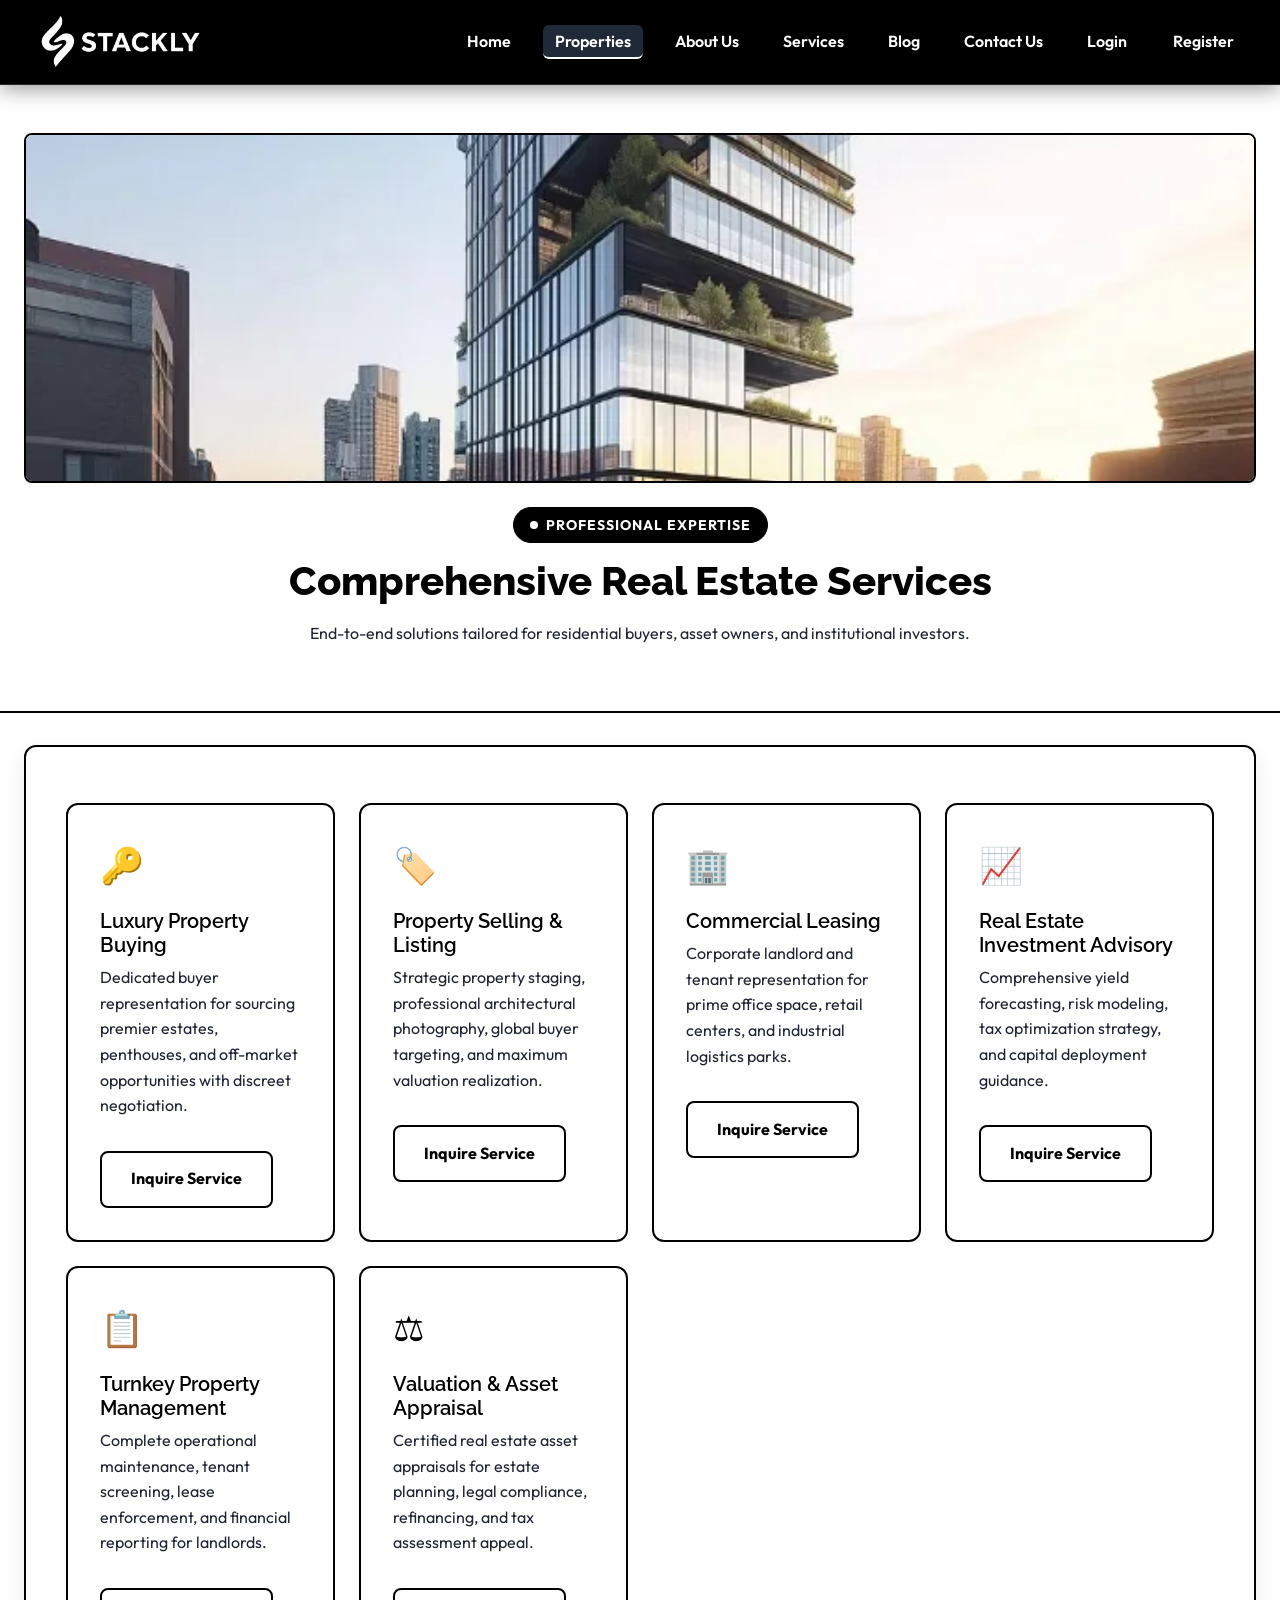
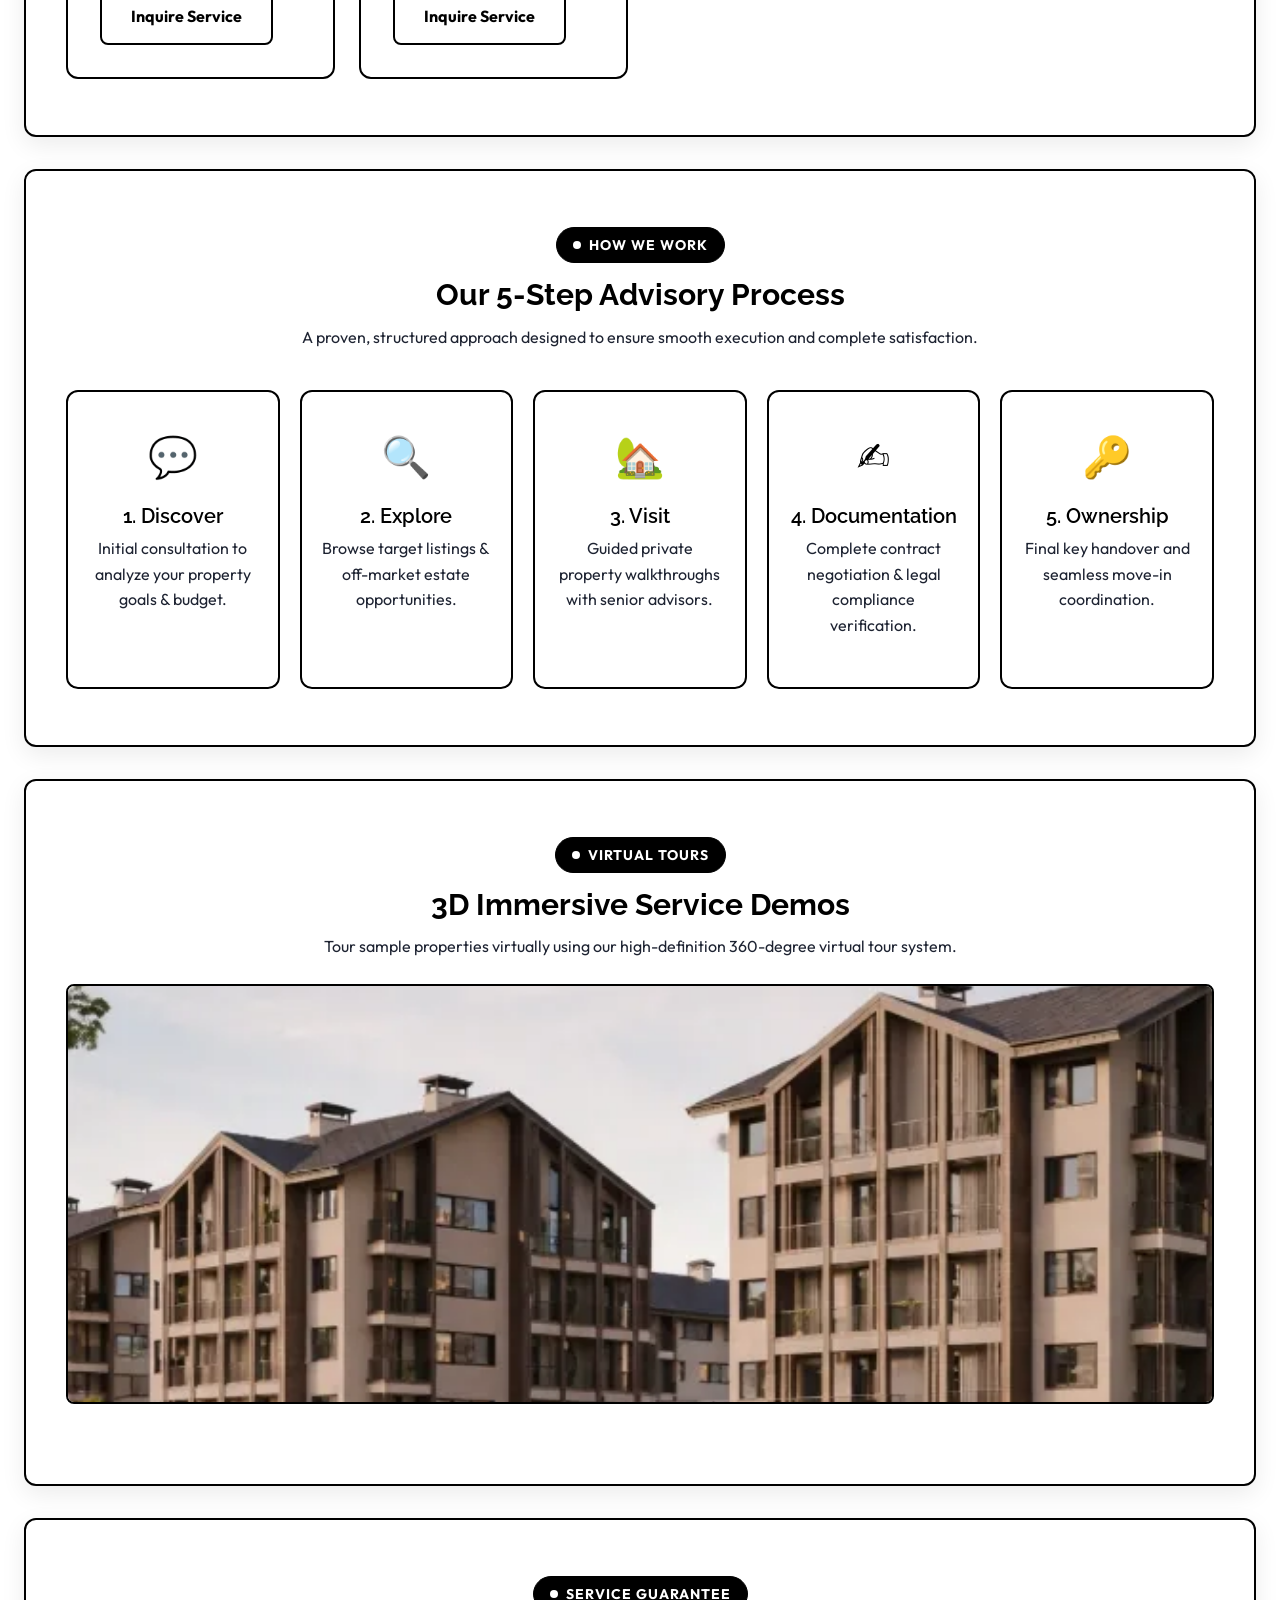
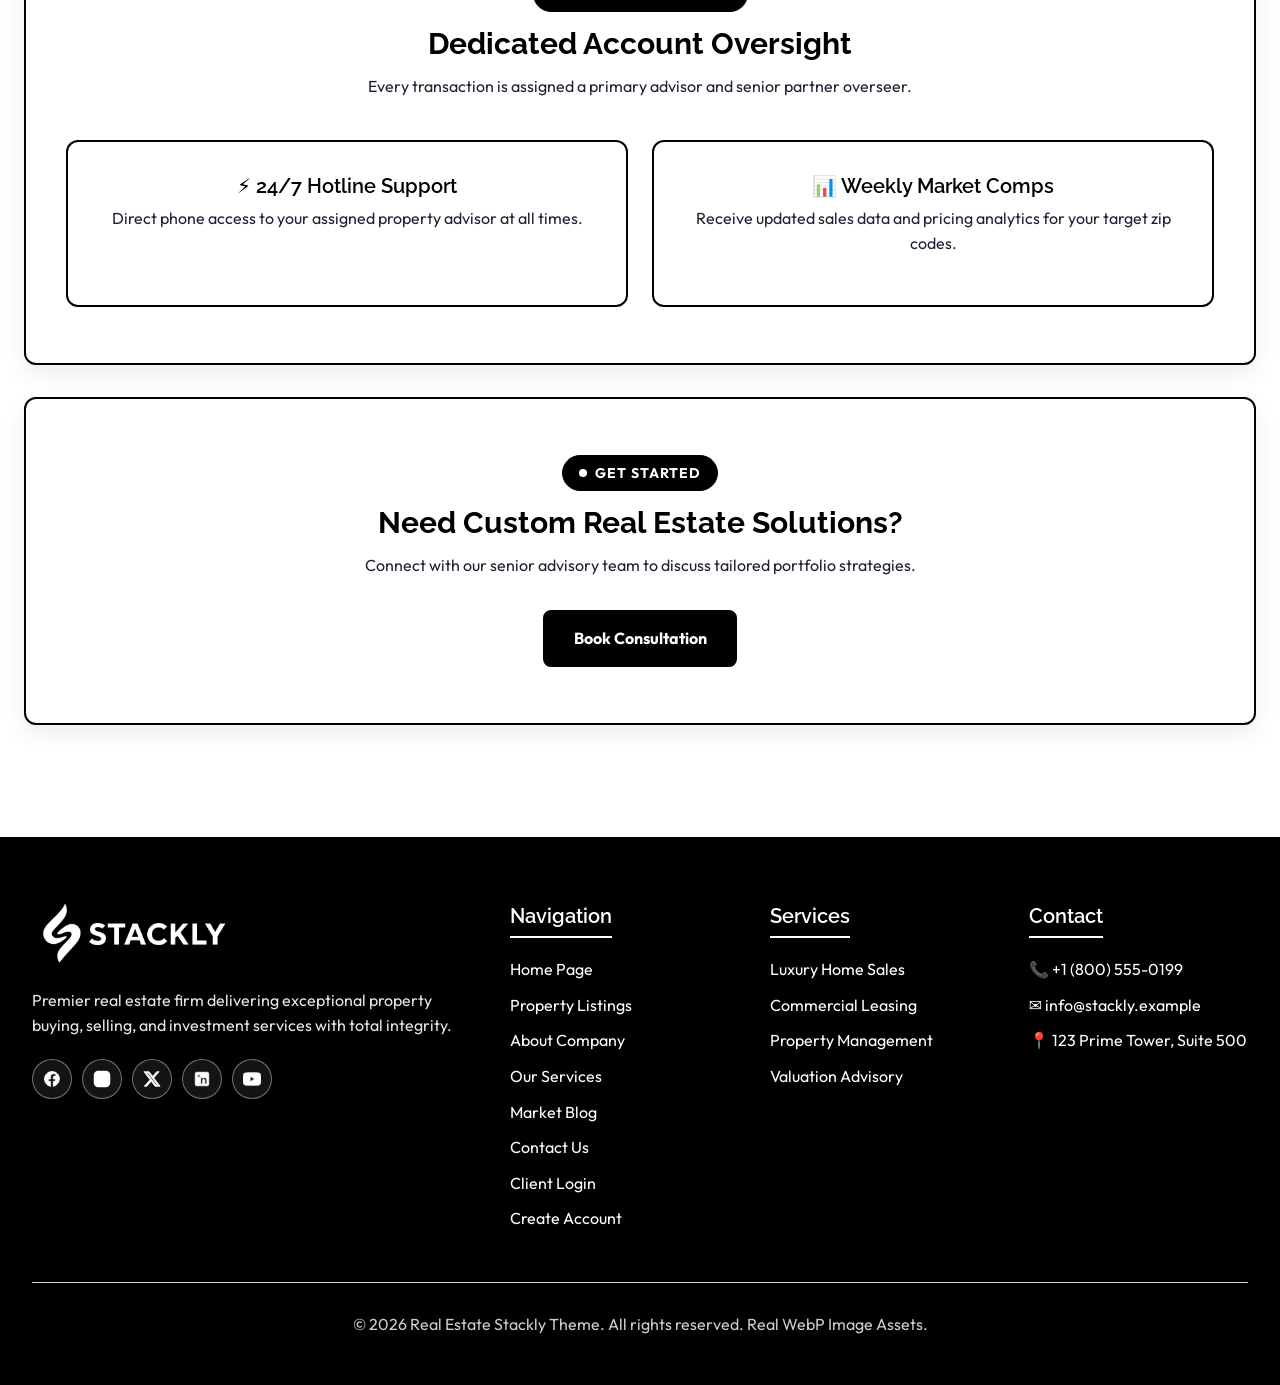
<file: properties.html>
<!DOCTYPE html>
<html lang="en">
<head>
    <meta charset="UTF-8">
    <meta name="viewport" content="width=device-width, initial-scale=1.0">
    <title>Services - Stackly Real Estate</title>
    <link rel="stylesheet" href="style.css">
</head>
<body>

<div class="site-wrapper">

   

    <!-- SECTION 1: STICKY HEADER -->
    <header class="site-header">
        <div class="header-container">
            <a href="index.html">
                <img src="logo_0895.webp" alt="Stackly Real Estate Logo" class="site-logo-img">
            </a>

            <button class="mobile-nav-toggle" onclick="toggleMobileNav()" aria-label="Toggle Navigation" aria-expanded="false">&#9776;</button>

            <nav class="main-navigation" aria-label="Primary Menu">
                <ul>
                    <li><a href="index.html">Home</a></li>
                    <li><a href="properties.html" class="active">Properties</a></li>
                    <li><a href="about.html">About Us</a></li>
                    <li><a href="services.html">Services</a></li>
                    <li><a href="blog.html">Blog</a></li>
                    <li><a href="contact.html">Contact Us</a></li>
                    <li><a href="login.html">Login</a></li>
                    <li><a href="register.html" class="btn-primary">Register</a></li>
                </ul>
            </nav>
        </div>
    </header>

    <!-- SECTION 2: PAGE HEADER BANNER WITH REAL WEBP HERO -->
    <section class="page-header-banner">
        <img src="images/projects_hero.webp" alt="Services Hero" class="img-fluid" style="margin: 0 auto 1.5rem auto; max-height: 350px; width: 100%; object-fit: cover;">
        <div class="section-tag">
            <div></div>
            Professional Expertise
        </div>
        <h1>Comprehensive Real Estate Services</h1>
        <p>End-to-end solutions tailored for residential buyers, asset owners, and institutional investors.</p>
    </section>

    <main class="site-main">

        <!-- SECTION 3: SERVICES DETAILED GRID BLOCK -->
        <section class="section-block">
            <div class="services-grid">

                <div class="service-card hover-lift">
                    <div class="why-card-icon">🔑</div>
                    <h3>Luxury Property Buying</h3>
                    <p>Dedicated buyer representation for sourcing premier estates, penthouses, and off-market opportunities with discreet negotiation.</p>
                    <a href="404.html" class="btn-secondary" style="margin-top: 1rem;">Inquire Service</a>
                </div>

                <div class="service-card hover-lift">
                    <div class="why-card-icon">🏷️</div>
                    <h3>Property Selling & Listing</h3>
                    <p>Strategic property staging, professional architectural photography, global buyer targeting, and maximum valuation realization.</p>
                    <a href="404.html" class="btn-secondary" style="margin-top: 1rem;">Inquire Service</a>
                </div>

                <div class="service-card hover-lift">
                    <div class="why-card-icon">🏢</div>
                    <h3>Commercial Leasing</h3>
                    <p>Corporate landlord and tenant representation for prime office space, retail centers, and industrial logistics parks.</p>
                    <a href="404.html" class="btn-secondary" style="margin-top: 1rem;">Inquire Service</a>
                </div>

                <div class="service-card hover-lift">
                    <div class="why-card-icon">📈</div>
                    <h3>Real Estate Investment Advisory</h3>
                    <p>Comprehensive yield forecasting, risk modeling, tax optimization strategy, and capital deployment guidance.</p>
                    <a href="404.html" class="btn-secondary" style="margin-top: 1rem;">Inquire Service</a>
                </div>

                <div class="service-card hover-lift">
                    <div class="why-card-icon">📋</div>
                    <h3>Turnkey Property Management</h3>
                    <p>Complete operational maintenance, tenant screening, lease enforcement, and financial reporting for landlords.</p>
                    <a href="404.html" class="btn-secondary" style="margin-top: 1rem;">Inquire Service</a>
                </div>

                <div class="service-card hover-lift">
                    <div class="why-card-icon">⚖️</div>
                    <h3>Valuation & Asset Appraisal</h3>
                    <p>Certified real estate asset appraisals for estate planning, legal compliance, refinancing, and tax assessment appeal.</p>
                    <a href="404.html" class="btn-secondary" style="margin-top: 1rem;">Inquire Service</a>
                </div>

            </div>
        </section>

        <!-- SECTION 4: PROCESS STEPS TIMELINE -->
        <section class="section-block">
            <div class="section-title-wrap">
                <div class="section-tag">
                    <div></div>
                    How We Work
                </div>
                <h2>Our 5-Step Advisory Process</h2>
                <p>A proven, structured approach designed to ensure smooth execution and complete satisfaction.</p>
            </div>

            <div class="process-wrapper">
                <div class="process-item">
                    <div class="process-icon">💬</div>
                    <h3>1. Discover</h3>
                    <p>Initial consultation to analyze your property goals & budget.</p>
                </div>
                <div class="process-item">
                    <div class="process-icon">🔍</div>
                    <h3>2. Explore</h3>
                    <p>Browse target listings & off-market estate opportunities.</p>
                </div>
                <div class="process-item">
                    <div class="process-icon">🏡</div>
                    <h3>3. Visit</h3>
                    <p>Guided private property walkthroughs with senior advisors.</p>
                </div>
                <div class="process-item">
                    <div class="process-icon">✍️</div>
                    <h3>4. Documentation</h3>
                    <p>Complete contract negotiation & legal compliance verification.</p>
                </div>
                <div class="process-item">
                    <div class="process-icon">🔑</div>
                    <h3>5. Ownership</h3>
                    <p>Final key handover and seamless move-in coordination.</p>
                </div>
            </div>
        </section>

        <!-- SECTION 5: VIRTUAL TOUR HIGHLIGHT (REAL WEBP IMAGE) -->
        <section class="section-block" style="text-align: center;">
            <div class="section-tag">
                <div></div>
                Virtual Tours
            </div>
            <h2>3D Immersive Service Demos</h2>
            <p>Tour sample properties virtually using our high-definition 360-degree virtual tour system.</p>
            <img src="images/prop_large_2.webp" alt="Virtual Tour" class="img-fluid" style="margin: 1.5rem auto; max-height: 420px; width: 100%; object-fit: cover;">
        </section>

        <!-- SECTION 6: CLIENT SATISFACTION -->
        <section class="section-block">
            <div class="section-title-wrap">
                <div class="section-tag">
                    <div></div>
                    Service Guarantee
                </div>
                <h2>Dedicated Account Oversight</h2>
                <p>Every transaction is assigned a primary advisor and senior partner overseer.</p>
            </div>

            <div class="services-grid">
                <div class="service-card" style="text-align: center;">
                    <h3>⚡ 24/7 Hotline Support</h3>
                    <p>Direct phone access to your assigned property advisor at all times.</p>
                </div>
                <div class="service-card" style="text-align: center;">
                    <h3>📊 Weekly Market Comps</h3>
                    <p>Receive updated sales data and pricing analytics for your target zip codes.</p>
                </div>
            </div>
        </section>

        <!-- SECTION 7: CONSULTATION CTA -->
        <section class="section-block" style="text-align: center;">
            <div class="section-tag">
                <div></div>
                Get Started
            </div>
            <h2>Need Custom Real Estate Solutions?</h2>
            <p>Connect with our senior advisory team to discuss tailored portfolio strategies.</p>
            <a href="404.html" class="btn-primary" style="margin-top: 1rem;">Book Consultation</a>
        </section>

    </main>

    <!-- FOOTER WITH logo_0895.webp & SOCIAL ICONS LINKED TO 404 -->
    <footer class="site-footer">
        <div class="footer-container">
            <div class="footer-col">
                <a href="index.html">
                    <img src="logo_0895.webp" alt="Stackly Real Estate Logo" class="footer-logo-img">
                </a>
                <p>Premier real estate firm delivering exceptional property buying, selling, and investment services with total integrity.</p>
                <div class="footer-social-links" aria-label="Social Media Links">
                    <a href="404.html" class="footer-social-icon" aria-label="Follow Stackly Real Estate on Facebook" title="Facebook">
                        <svg width="18" height="18" viewBox="0 0 24 24" fill="currentColor">
                            <path d="M22 12c0-5.52-4.48-10-10-10S2 6.48 2 12c0 4.84 3.44 8.87 8 9.8V15H7v-3h3V9.5C10 6.46 11.82 5 14.5 5c1.28 0 2.63.23 2.63.23v2.89h-1.48c-1.5 0-1.97.93-1.97 1.88V12h3.25l-.52 3h-2.73v6.8c4.56-.93 8-4.96 8-9.8z"/>
                        </svg>
                    </a>
                    <a href="404.html" class="footer-social-icon" aria-label="Follow Stackly Real Estate on Instagram" title="Instagram">
                        <svg width="18" height="18" viewBox="0 0 24 24" fill="none" stroke="currentColor" stroke-width="2" stroke-linecap="round" stroke-linejoin="round">
                            <rect x="2" y="2" width="20" height="20" rx="5" ry="5"></rect>
                            <path d="M16 11.37A4 4 0 1 1 12.63 8 4 4 0 0 1 16 11.37z"></path>
                            <line x1="17.5" y1="6.5" x2="17.51" y2="6.5"></line>
                        </svg>
                    </a>
                    <a href="404.html" class="footer-social-icon" aria-label="Follow Stackly Real Estate on X (Twitter)" title="X (Twitter)">
                        <svg width="18" height="18" viewBox="0 0 24 24" fill="currentColor">
                            <path d="M18.244 2.25h3.308l-7.227 8.26 8.502 11.24H16.17l-5.214-6.817L4.99 21.75H1.68l7.73-8.835L1.254 2.25H8.08l4.713 6.231zm-1.161 17.52h1.833L7.084 4.126H5.117z"/>
                        </svg>
                    </a>
                    <a href="404.html" class="footer-social-icon" aria-label="Follow Stackly Real Estate on LinkedIn" title="LinkedIn">
                        <svg width="18" height="18" viewBox="0 0 24 24" fill="currentColor">
                            <path d="M19 3a2 2 0 0 1 2 2v14a2 2 0 0 1-2 2H5a2 2 0 0 1-2-2V5a2 2 0 0 1 2-2h14m-.5 15.5v-5.3a3.26 3.26 0 0 0-3.26-3.26c-.85 0-1.84.52-2.28 1.3v-1.11h-2.79v8.37h2.79v-4.93c0-.77.62-1.4 1.39-1.4a1.4 1.4 0 0 1 1.4 1.4v4.93h2.75M6.46 10.9h2.78v8.37H6.46v-8.37M7.85 6.46c-.92 0-1.67.75-1.67 1.67s.75 1.67 1.67 1.67 1.67-.75 1.67-1.67-.75-1.67-1.67-1.67z"/>
                        </svg>
                    </a>
                    <a href="404.html" class="footer-social-icon" aria-label="Follow Stackly Real Estate on YouTube" title="YouTube">
                        <svg width="18" height="18" viewBox="0 0 24 24" fill="currentColor">
                            <path d="M23.498 6.186a3.016 3.016 0 0 0-2.122-2.136C19.505 3.545 12 3.545 12 3.545s-7.505 0-9.377.505A3.017 3.017 0 0 0 .502 6.186C0 8.07 0 12 0 12s0 3.93.502 5.814a3.016 3.016 0 0 0 2.122 2.136c1.871.505 9.376.505 9.376.505s7.505 0 9.377-.505a3.015 3.015 0 0 0 2.122-2.136C24 15.93 24 12 24 12s0-3.93-.502-5.814zM9.545 15.568V8.432L15.818 12l-6.273 3.568z"/>
                        </svg>
                    </a>
                </div>
            </div>

            <div class="footer-col">
                <h3>Navigation</h3>
                <ul>
                    <li><a href="index.html">Home Page</a></li>
                    <li><a href="properties.html">Property Listings</a></li>
                    <li><a href="about.html">About Company</a></li>
                    <li><a href="services.html">Our Services</a></li>
                    <li><a href="blog.html">Market Blog</a></li>
                    <li><a href="contact.html">Contact Us</a></li>
                    <li><a href="login.html">Client Login</a></li>
                    <li><a href="register.html">Create Account</a></li>
                </ul>
            </div>

            <div class="footer-col">
                <h3>Services</h3>
                <ul>
                    <li><a href="404.html">Luxury Home Sales</a></li>
                    <li><a href="404.html">Commercial Leasing</a></li>
                    <li><a href="404.html">Property Management</a></li>
                    <li><a href="404.html">Valuation Advisory</a></li>
                </ul>
            </div>

            <div class="footer-col">
                <h3>Contact</h3>
                <ul>
                    <li><a href="tel:+18005550199">📞 +1 (800) 555-0199</a></li>
                    <li><a href="mailto:info@realestate.example">✉️ info@stackly.example</a></li>
                    <li><a href="contact.html">📍 123 Prime Tower, Suite 500</a></li>
                </ul>
            </div>
        </div>

        <div class="footer-bottom">
            <p>&copy; 2026 Real Estate Stackly Theme. All rights reserved. Real WebP Image Assets.</p>
        </div>
    </footer>

</div>

<script src="main.js"></script>
</body>
</html>
</file>
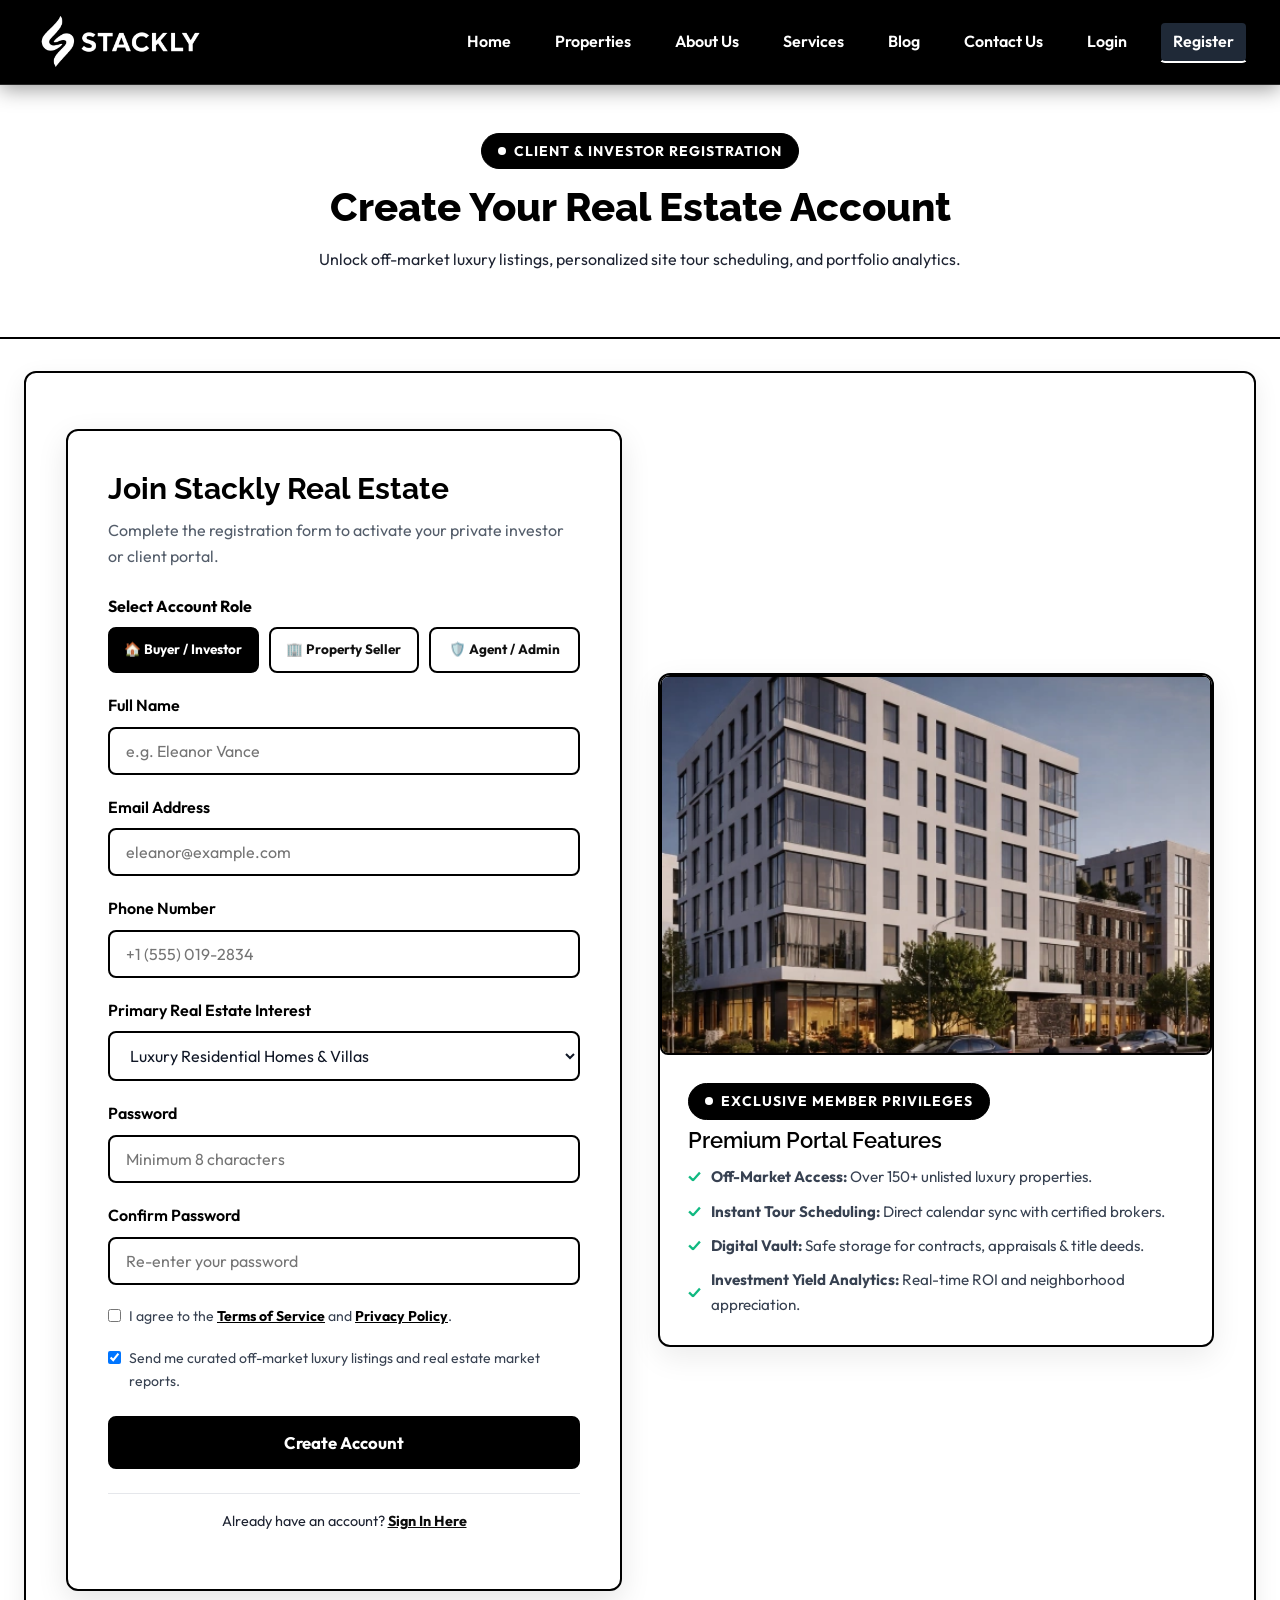
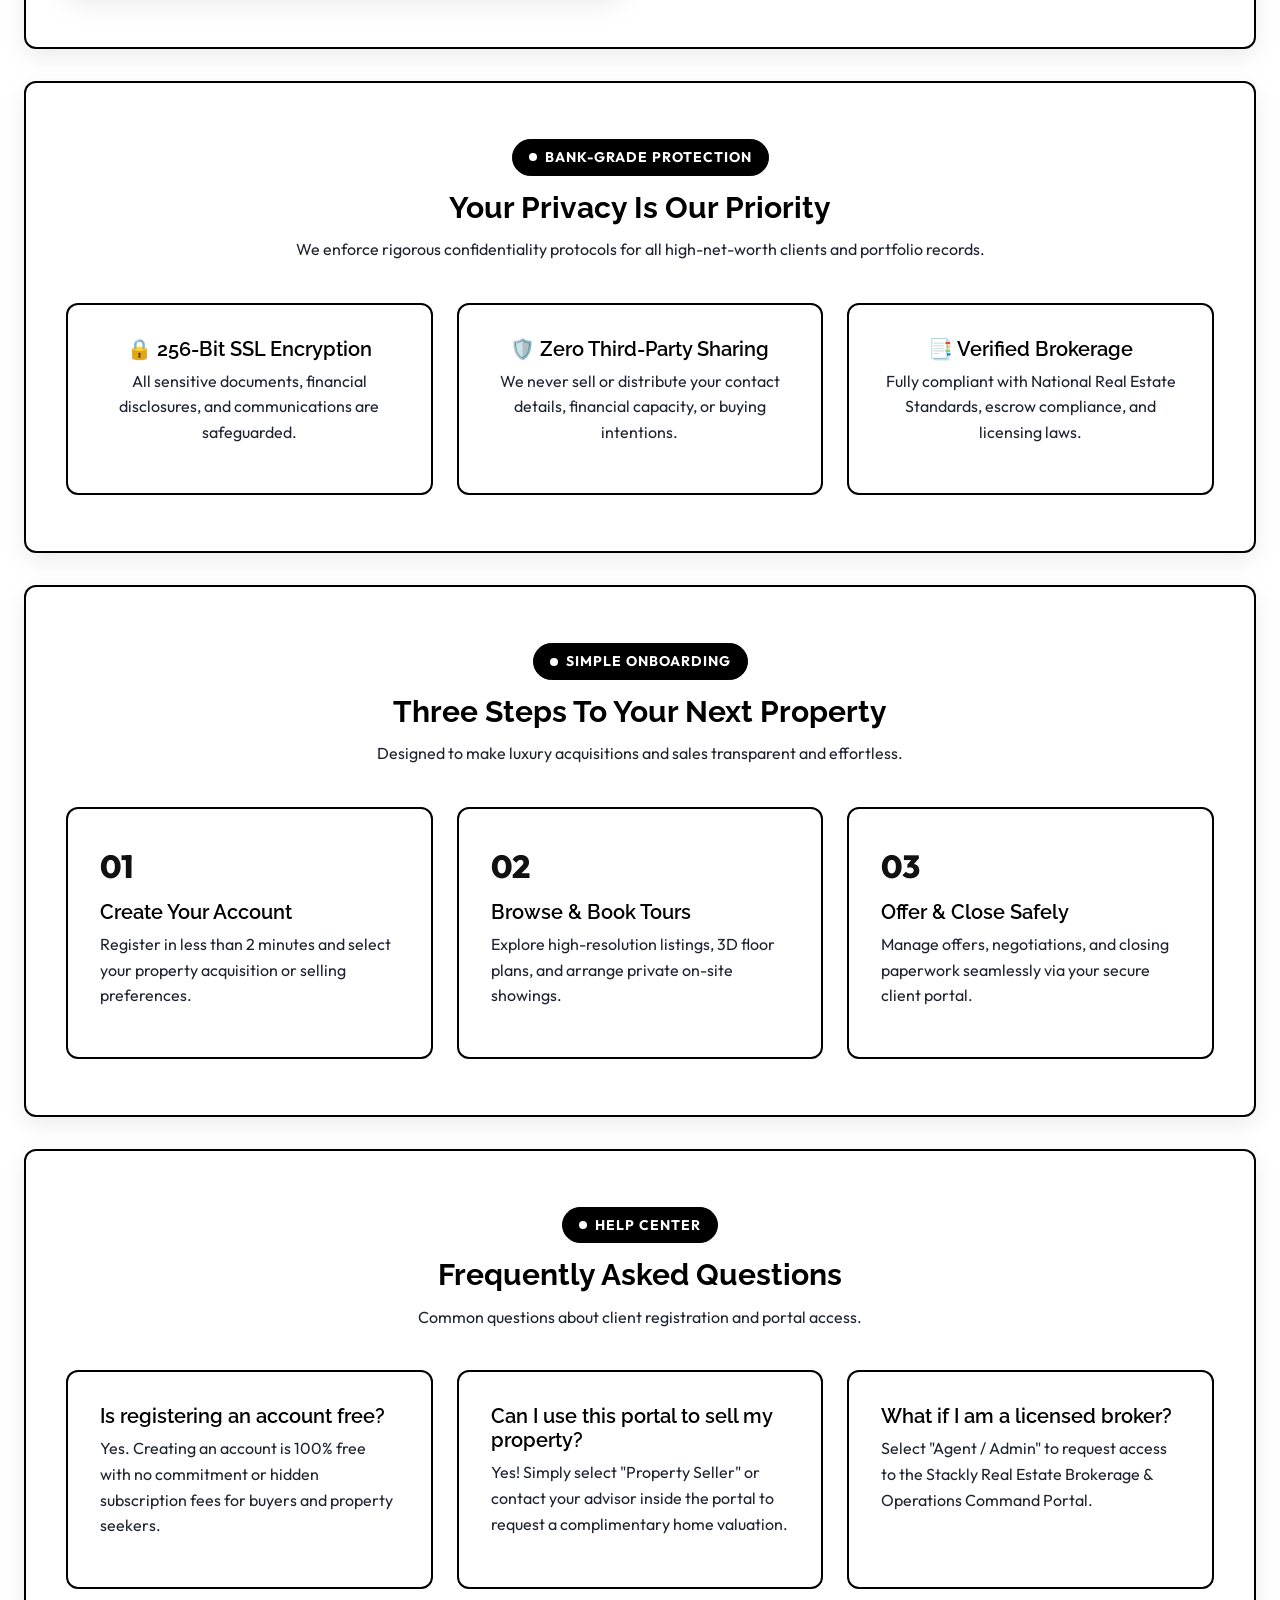
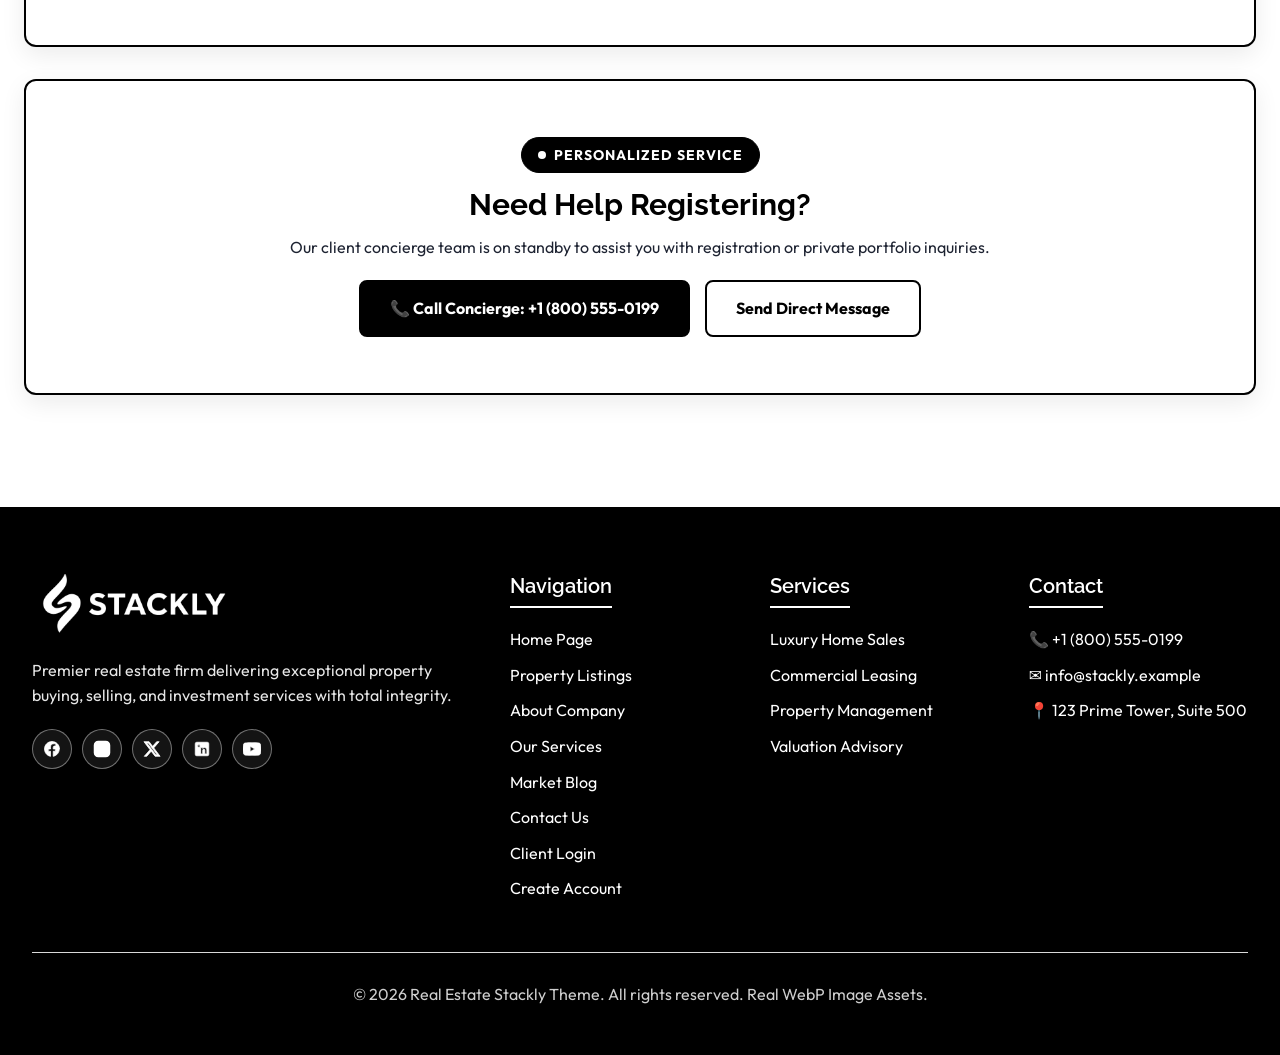
<file: register.html>
<!DOCTYPE html>
<html lang="en">
<head>
    <meta charset="UTF-8">
    <meta name="viewport" content="width=device-width, initial-scale=1.0">
    <title>Register Account - Stackly Real Estate</title>
    <link rel="stylesheet" href="style.css">
    <style>
        .role-badge-group {
            display: grid;
            grid-template-columns: repeat(3, 1fr);
            gap: 10px;
            margin-bottom: 1.25rem;
        }
        .role-badge-opt {
            border: 2px solid var(--color-black);
            padding: 10px 8px;
            border-radius: 8px;
            text-align: center;
            cursor: pointer;
            font-size: 0.85rem;
            font-weight: 700;
            background: #fff;
            color: #111;
            transition: all 0.2s ease;
        }
        .role-badge-opt.active, .role-badge-opt:hover {
            background: var(--color-black);
            color: #fff;
        }
        @media (max-width: 600px) {
            .role-badge-group {
                grid-template-columns: 1fr;
            }
        }
    </style>
</head>
<body>

<div class="site-wrapper">

   

    <!-- SECTION 1: STICKY HEADER -->
    <header class="site-header">
        <div class="header-container">
            <a href="index.html">
                <img src="logo_0895.webp" alt="Stackly Real Estate Logo" class="site-logo-img">
            </a>

            <button class="mobile-nav-toggle" onclick="toggleMobileNav()" aria-label="Toggle Navigation" aria-expanded="false">&#9776;</button>

            <nav class="main-navigation" aria-label="Primary Menu">
                <ul>
                    <li><a href="index.html">Home</a></li>
                    <li><a href="properties.html">Properties</a></li>
                    <li><a href="about.html">About Us</a></li>
                    <li><a href="services.html">Services</a></li>
                    <li><a href="blog.html">Blog</a></li>
                    <li><a href="contact.html">Contact Us</a></li>
                    <li><a href="login.html">Login</a></li>
                    <li><a href="register.html" class="btn-primary active">Register</a></li>
                </ul>
            </nav>
        </div>
    </header>

    <!-- SECTION 2: PAGE HEADER BANNER -->
    <section class="page-header-banner">
        <div class="section-tag">
            <div></div>
            Client & Investor Registration
        </div>
        <h1>Create Your Real Estate Account</h1>
        <p>Unlock off-market luxury listings, personalized site tour scheduling, and portfolio analytics.</p>
    </section>

    <main class="site-main">

        <!-- SECTION 3: REGISTRATION CARD BLOCK (REAL WEBP IMAGE) -->
        <section class="section-block">
            <div class="auth-grid">
                <div>
                    <div class="auth-container" style="max-width: 100%;">
                        <h2>Join Stackly Real Estate</h2>
                        <p style="margin-bottom: 1.5rem; color: #4b5563;">Complete the registration form to activate your private investor or client portal.</p>
                        
                        <form id="registerForm" onsubmit="handleRegister(event);">
                            <div class="form-group">
                                <label style="display: block; margin-bottom: 0.5rem; font-weight: 700;">Select Account Role</label>
                                <div class="role-badge-group">
                                    <div class="role-badge-opt active" data-role="client" onclick="selectRegRole(this, 'client')">
                                        🏠 Buyer / Investor
                                    </div>
                                    <div class="role-badge-opt" data-role="seller" onclick="selectRegRole(this, 'seller')">
                                        🏢 Property Seller
                                    </div>
                                    <div class="role-badge-opt" data-role="admin" onclick="selectRegRole(this, 'admin')">
                                        🛡️ Agent / Admin
                                    </div>
                                </div>
                                <input type="hidden" id="register-role" value="client">
                            </div>

                            <div class="form-group">
                                <label for="reg-fullname">Full Name</label>
                                <input type="text" id="reg-fullname" class="form-control" placeholder="e.g. Eleanor Vance" required>
                            </div>

                            <div class="form-group">
                                <label for="reg-email">Email Address</label>
                                <input type="email" id="reg-email" class="form-control" placeholder="eleanor@example.com" required>
                            </div>

                            <div class="form-group">
                                <label for="reg-phone">Phone Number</label>
                                <input type="tel" id="reg-phone" class="form-control" placeholder="+1 (555) 019-2834" required>
                            </div>

                            <div class="form-group">
                                <label for="reg-preference">Primary Real Estate Interest</label>
                                <select id="reg-preference" class="form-control" style="background-color: #fff;">
                                    <option value="luxury-homes">Luxury Residential Homes & Villas</option>
                                    <option value="penthouses">Downtown Sky Penthouses</option>
                                    <option value="commercial">Commercial Real Estate & Leasing</option>
                                    <option value="investments">High-Yield Investment Portfolios</option>
                                    <option value="plots">Land Parcels & Development Plots</option>
                                </select>
                            </div>

                            <div class="form-group">
                                <label for="reg-password">Password</label>
                                <input type="password" id="reg-password" class="form-control" placeholder="Minimum 8 characters" required minlength="8">
                            </div>

                            <div class="form-group">
                                <label for="reg-confirm-password">Confirm Password</label>
                                <input type="password" id="reg-confirm-password" class="form-control" placeholder="Re-enter your password" required minlength="8">
                            </div>

                            <div style="margin-bottom: 1.25rem;">
                                <label style="display: flex; align-items: flex-start; gap: 8px; font-size: 0.88rem; cursor: pointer; color: #374151;">
                                    <input type="checkbox" required style="margin-top: 4px;">
                                    <span>I agree to the <a href="404.html" style="color: #000; font-weight: 700; text-decoration: underline;">Terms of Service</a> and <a href="404.html" style="color: #000; font-weight: 700; text-decoration: underline;">Privacy Policy</a>.</span>
                                </label>
                            </div>

                            <div style="margin-bottom: 1.5rem;">
                                <label style="display: flex; align-items: flex-start; gap: 8px; font-size: 0.88rem; cursor: pointer; color: #374151;">
                                    <input type="checkbox" checked style="margin-top: 4px;">
                                    <span>Send me curated off-market luxury listings and real estate market reports.</span>
                                </label>
                            </div>

                            <button type="submit" id="reg-submit-btn" class="btn-primary" style="width: 100%; font-size: 1.05rem; padding: 14px;">Create Account</button>
                        </form>

                        <div id="reg-alert" style="display: none; margin-top: 1rem; padding: 12px; background: #ecfdf5; border: 1px solid #10b981; border-radius: 8px; color: #065f46; font-size: 0.95rem;">
                            Account created successfully! Redirecting to login page...
                        </div>

                        <div style="text-align: center; margin-top: 1.5rem; border-top: 1px solid #e5e7eb; padding-top: 1rem;">
                            <p style="font-size: 0.9rem;">Already have an account? <a href="login.html" style="color: var(--color-black); font-weight: 700; text-decoration: underline;">Sign In Here</a></p>
                        </div>
                    </div>
                </div>

                <div>
                    <div style="border: 2px solid #000; border-radius: 12px; overflow: hidden; background: #fff; box-shadow: 0 10px 30px rgba(0,0,0,0.08);">
                        <img src="images/build3.webp" alt="Luxury Real Estate Portfolio" class="img-fluid" style="width: 100%; max-height: 380px; object-fit: cover;">
                        <div style="padding: 1.75rem;">
                            <div class="section-tag" style="margin-bottom: 0.5rem;">
                                <div></div>
                                Exclusive Member Privileges
                            </div>
                            <h3 style="margin-bottom: 0.75rem; font-size: 1.35rem;">Premium Portal Features</h3>
                            <ul style="list-style: none; padding: 0; margin: 0; display: flex; flex-direction: column; gap: 10px; font-size: 0.95rem; color: #374151;">
                                <li style="display: flex; align-items: center; gap: 10px;">
                                    <span style="color: #10b981; font-weight: 800;">✓</span>
                                    <span><strong>Off-Market Access:</strong> Over 150+ unlisted luxury properties.</span>
                                </li>
                                <li style="display: flex; align-items: center; gap: 10px;">
                                    <span style="color: #10b981; font-weight: 800;">✓</span>
                                    <span><strong>Instant Tour Scheduling:</strong> Direct calendar sync with certified brokers.</span>
                                </li>
                                <li style="display: flex; align-items: center; gap: 10px;">
                                    <span style="color: #10b981; font-weight: 800;">✓</span>
                                    <span><strong>Digital Vault:</strong> Safe storage for contracts, appraisals & title deeds.</span>
                                </li>
                                <li style="display: flex; align-items: center; gap: 10px;">
                                    <span style="color: #10b981; font-weight: 800;">✓</span>
                                    <span><strong>Investment Yield Analytics:</strong> Real-time ROI and neighborhood appreciation.</span>
                                </li>
                            </ul>
                        </div>
                    </div>
                </div>
            </div>
        </section>

        <!-- SECTION 4: SECURITY & CONFIDENTIALITY -->
        <section class="section-block">
            <div class="section-title-wrap">
                <div class="section-tag">
                    <div></div>
                    Bank-Grade Protection
                </div>
                <h2>Your Privacy Is Our Priority</h2>
                <p>We enforce rigorous confidentiality protocols for all high-net-worth clients and portfolio records.</p>
            </div>

            <div class="services-grid">
                <div class="service-card" style="text-align: center;">
                    <h3>🔒 256-Bit SSL Encryption</h3>
                    <p>All sensitive documents, financial disclosures, and communications are safeguarded.</p>
                </div>
                <div class="service-card" style="text-align: center;">
                    <h3>🛡️ Zero Third-Party Sharing</h3>
                    <p>We never sell or distribute your contact details, financial capacity, or buying intentions.</p>
                </div>
                <div class="service-card" style="text-align: center;">
                    <h3>📑 Verified Brokerage</h3>
                    <p>Fully compliant with National Real Estate Standards, escrow compliance, and licensing laws.</p>
                </div>
            </div>
        </section>

        <!-- SECTION 5: HOW IT WORKS -->
        <section class="section-block">
            <div class="section-title-wrap">
                <div class="section-tag">
                    <div></div>
                    Simple Onboarding
                </div>
                <h2>Three Steps To Your Next Property</h2>
                <p>Designed to make luxury acquisitions and sales transparent and effortless.</p>
            </div>

            <div class="services-grid">
                <div class="service-card">
                    <div style="font-size: 2rem; font-weight: 800; color: #111; margin-bottom: 8px;">01</div>
                    <h3>Create Your Account</h3>
                    <p>Register in less than 2 minutes and select your property acquisition or selling preferences.</p>
                </div>
                <div class="service-card">
                    <div style="font-size: 2rem; font-weight: 800; color: #111; margin-bottom: 8px;">02</div>
                    <h3>Browse & Book Tours</h3>
                    <p>Explore high-resolution listings, 3D floor plans, and arrange private on-site showings.</p>
                </div>
                <div class="service-card">
                    <div style="font-size: 2rem; font-weight: 800; color: #111; margin-bottom: 8px;">03</div>
                    <h3>Offer & Close Safely</h3>
                    <p>Manage offers, negotiations, and closing paperwork seamlessly via your secure client portal.</p>
                </div>
            </div>
        </section>

        <!-- SECTION 6: REGISTRATION FAQ -->
        <section class="section-block">
            <div class="section-title-wrap">
                <div class="section-tag">
                    <div></div>
                    Help Center
                </div>
                <h2>Frequently Asked Questions</h2>
                <p>Common questions about client registration and portal access.</p>
            </div>

            <div class="services-grid">
                <div class="service-card">
                    <h3>Is registering an account free?</h3>
                    <p>Yes. Creating an account is 100% free with no commitment or hidden subscription fees for buyers and property seekers.</p>
                </div>
                <div class="service-card">
                    <h3>Can I use this portal to sell my property?</h3>
                    <p>Yes! Simply select "Property Seller" or contact your advisor inside the portal to request a complimentary home valuation.</p>
                </div>
                <div class="service-card">
                    <h3>What if I am a licensed broker?</h3>
                    <p>Select "Agent / Admin" to request access to the Stackly Real Estate Brokerage & Operations Command Portal.</p>
                </div>
            </div>
        </section>

        <!-- SECTION 7: SUPPORT & HOTLINE ASSISTANCE -->
        <section class="section-block" style="text-align: center;">
            <div class="section-tag">
                <div></div>
                Personalized Service
            </div>
            <h2>Need Help Registering?</h2>
            <p>Our client concierge team is on standby to assist you with registration or private portfolio inquiries.</p>
            <div style="margin-top: 1.25rem; display: flex; gap: 15px; justify-content: center; flex-wrap: wrap;">
                <a href="tel:+18005550199" class="btn-primary">📞 Call Concierge: +1 (800) 555-0199</a>
                <a href="404.html" class="btn-secondary">Send Direct Message</a>
            </div>
        </section>

    </main>

    <!-- FOOTER WITH logo_0895.webp & SOCIAL ICONS LINKED TO 404 -->
    <footer class="site-footer">
        <div class="footer-container">
            <div class="footer-col">
                <a href="index.html">
                    <img src="logo_0895.webp" alt="Stackly Real Estate Logo" class="footer-logo-img">
                </a>
                <p>Premier real estate firm delivering exceptional property buying, selling, and investment services with total integrity.</p>
                <div class="footer-social-links" aria-label="Social Media Links">
                    <a href="404.html" class="footer-social-icon" aria-label="Follow Stackly Real Estate on Facebook" title="Facebook">
                        <svg width="18" height="18" viewBox="0 0 24 24" fill="currentColor">
                            <path d="M22 12c0-5.52-4.48-10-10-10S2 6.48 2 12c0 4.84 3.44 8.87 8 9.8V15H7v-3h3V9.5C10 6.46 11.82 5 14.5 5c1.28 0 2.63.23 2.63.23v2.89h-1.48c-1.5 0-1.97.93-1.97 1.88V12h3.25l-.52 3h-2.73v6.8c4.56-.93 8-4.96 8-9.8z"/>
                        </svg>
                    </a>
                    <a href="404.html" class="footer-social-icon" aria-label="Follow Stackly Real Estate on Instagram" title="Instagram">
                        <svg width="18" height="18" viewBox="0 0 24 24" fill="none" stroke="currentColor" stroke-width="2" stroke-linecap="round" stroke-linejoin="round">
                            <rect x="2" y="2" width="20" height="20" rx="5" ry="5"></rect>
                            <path d="M16 11.37A4 4 0 1 1 12.63 8 4 4 0 0 1 16 11.37z"></path>
                            <line x1="17.5" y1="6.5" x2="17.51" y2="6.5"></line>
                        </svg>
                    </a>
                    <a href="404.html" class="footer-social-icon" aria-label="Follow Stackly Real Estate on X (Twitter)" title="X (Twitter)">
                        <svg width="18" height="18" viewBox="0 0 24 24" fill="currentColor">
                            <path d="M18.244 2.25h3.308l-7.227 8.26 8.502 11.24H16.17l-5.214-6.817L4.99 21.75H1.68l7.73-8.835L1.254 2.25H8.08l4.713 6.231zm-1.161 17.52h1.833L7.084 4.126H5.117z"/>
                        </svg>
                    </a>
                    <a href="404.html" class="footer-social-icon" aria-label="Follow Stackly Real Estate on LinkedIn" title="LinkedIn">
                        <svg width="18" height="18" viewBox="0 0 24 24" fill="currentColor">
                            <path d="M19 3a2 2 0 0 1 2 2v14a2 2 0 0 1-2 2H5a2 2 0 0 1-2-2V5a2 2 0 0 1 2-2h14m-.5 15.5v-5.3a3.26 3.26 0 0 0-3.26-3.26c-.85 0-1.84.52-2.28 1.3v-1.11h-2.79v8.37h2.79v-4.93c0-.77.62-1.4 1.39-1.4a1.4 1.4 0 0 1 1.4 1.4v4.93h2.75M6.46 10.9h2.78v8.37H6.46v-8.37M7.85 6.46c-.92 0-1.67.75-1.67 1.67s.75 1.67 1.67 1.67 1.67-.75 1.67-1.67-.75-1.67-1.67-1.67z"/>
                        </svg>
                    </a>
                    <a href="404.html" class="footer-social-icon" aria-label="Follow Stackly Real Estate on YouTube" title="YouTube">
                        <svg width="18" height="18" viewBox="0 0 24 24" fill="currentColor">
                            <path d="M23.498 6.186a3.016 3.016 0 0 0-2.122-2.136C19.505 3.545 12 3.545 12 3.545s-7.505 0-9.377.505A3.017 3.017 0 0 0 .502 6.186C0 8.07 0 12 0 12s0 3.93.502 5.814a3.016 3.016 0 0 0 2.122 2.136c1.871.505 9.376.505 9.376.505s7.505 0 9.377-.505a3.015 3.015 0 0 0 2.122-2.136C24 15.93 24 12 24 12s0-3.93-.502-5.814zM9.545 15.568V8.432L15.818 12l-6.273 3.568z"/>
                        </svg>
                    </a>
                </div>
            </div>

            <div class="footer-col">
                <h3>Navigation</h3>
                <ul>
                    <li><a href="index.html">Home Page</a></li>
                    <li><a href="properties.html">Property Listings</a></li>
                    <li><a href="about.html">About Company</a></li>
                    <li><a href="services.html">Our Services</a></li>
                    <li><a href="blog.html">Market Blog</a></li>
                    <li><a href="contact.html">Contact Us</a></li>
                    <li><a href="login.html">Client Login</a></li>
                    <li><a href="register.html">Create Account</a></li>
                </ul>
            </div>

            <div class="footer-col">
                <h3>Services</h3>
                <ul>
                    <li><a href="404.html">Luxury Home Sales</a></li>
                    <li><a href="404.html">Commercial Leasing</a></li>
                    <li><a href="404.html">Property Management</a></li>
                    <li><a href="404.html">Valuation Advisory</a></li>
                </ul>
            </div>

            <div class="footer-col">
                <h3>Contact</h3>
                <ul>
                    <li><a href="tel:+18005550199">📞 +1 (800) 555-0199</a></li>
                    <li><a href="mailto:info@realestate.example">✉️ info@stackly.example</a></li>
                    <li><a href="contact.html">📍 123 Prime Tower, Suite 500</a></li>
                </ul>
            </div>
        </div>

        <div class="footer-bottom">
            <p>&copy; 2026 Real Estate Stackly Theme. All rights reserved. Real WebP Image Assets.</p>
        </div>
    </footer>

</div>

<script>
function selectRegRole(el, role) {
    document.querySelectorAll('.role-badge-opt').forEach(opt => opt.classList.remove('active'));
    el.classList.add('active');
    document.getElementById('register-role').value = role;
    const btn = document.getElementById('reg-submit-btn');
    if (role === 'admin') {
        btn.textContent = 'Register As Agent / Admin';
    } else if (role === 'seller') {
        btn.textContent = 'Register As Property Seller';
    } else {
        btn.textContent = 'Create Free Buyer Account';
    }
}

function handleRegister(e) {
    e.preventDefault();
    const pass = document.getElementById('reg-password').value;
    const confirmPass = document.getElementById('reg-confirm-password').value;
    if (pass !== confirmPass) {
        alert('Passwords do not match. Please verify your password entries.');
        return;
    }
    const role = document.getElementById('register-role').value;
    const alertBox = document.getElementById('reg-alert');
    alertBox.style.display = 'block';
    alertBox.scrollIntoView({ behavior: 'smooth' });

    setTimeout(() => {
        window.location.href = 'login.html';
    }, 1200);
}
</script>

<script src="main.js"></script>
</body>
</html>
</file>
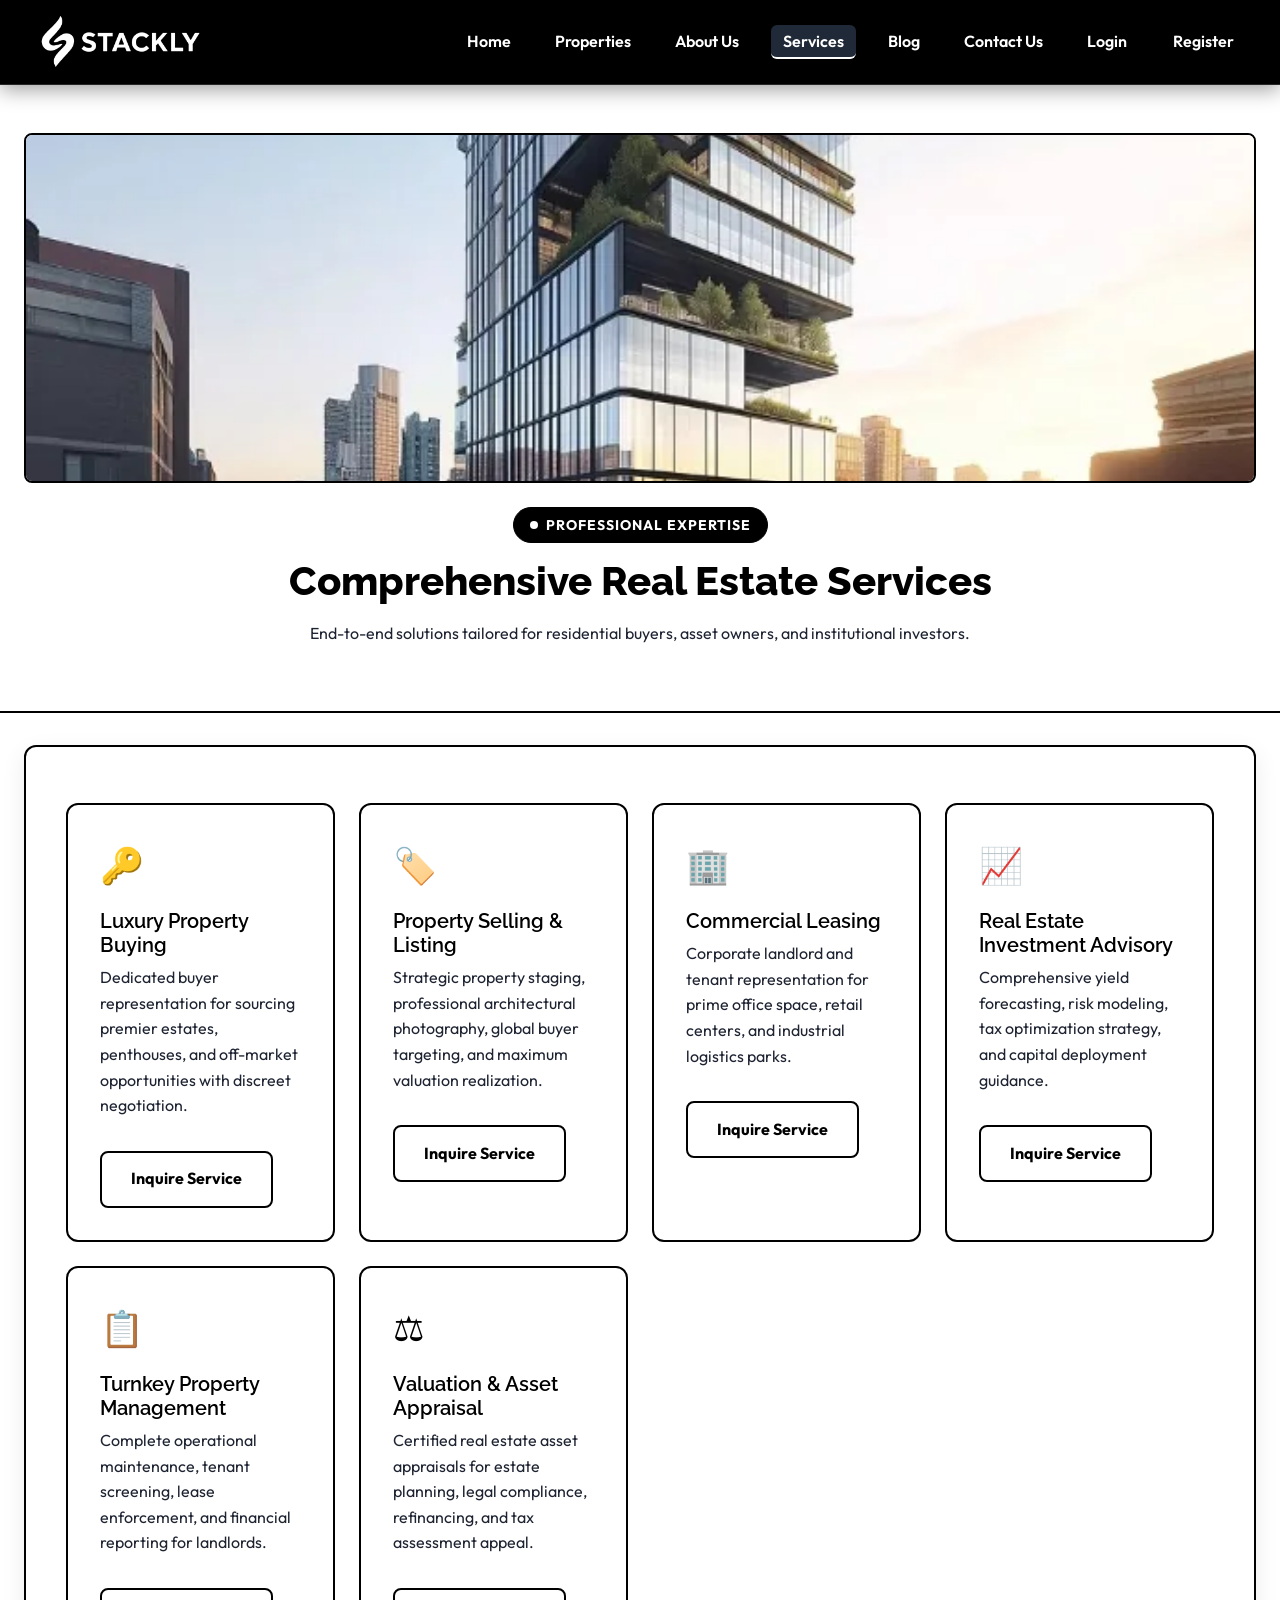
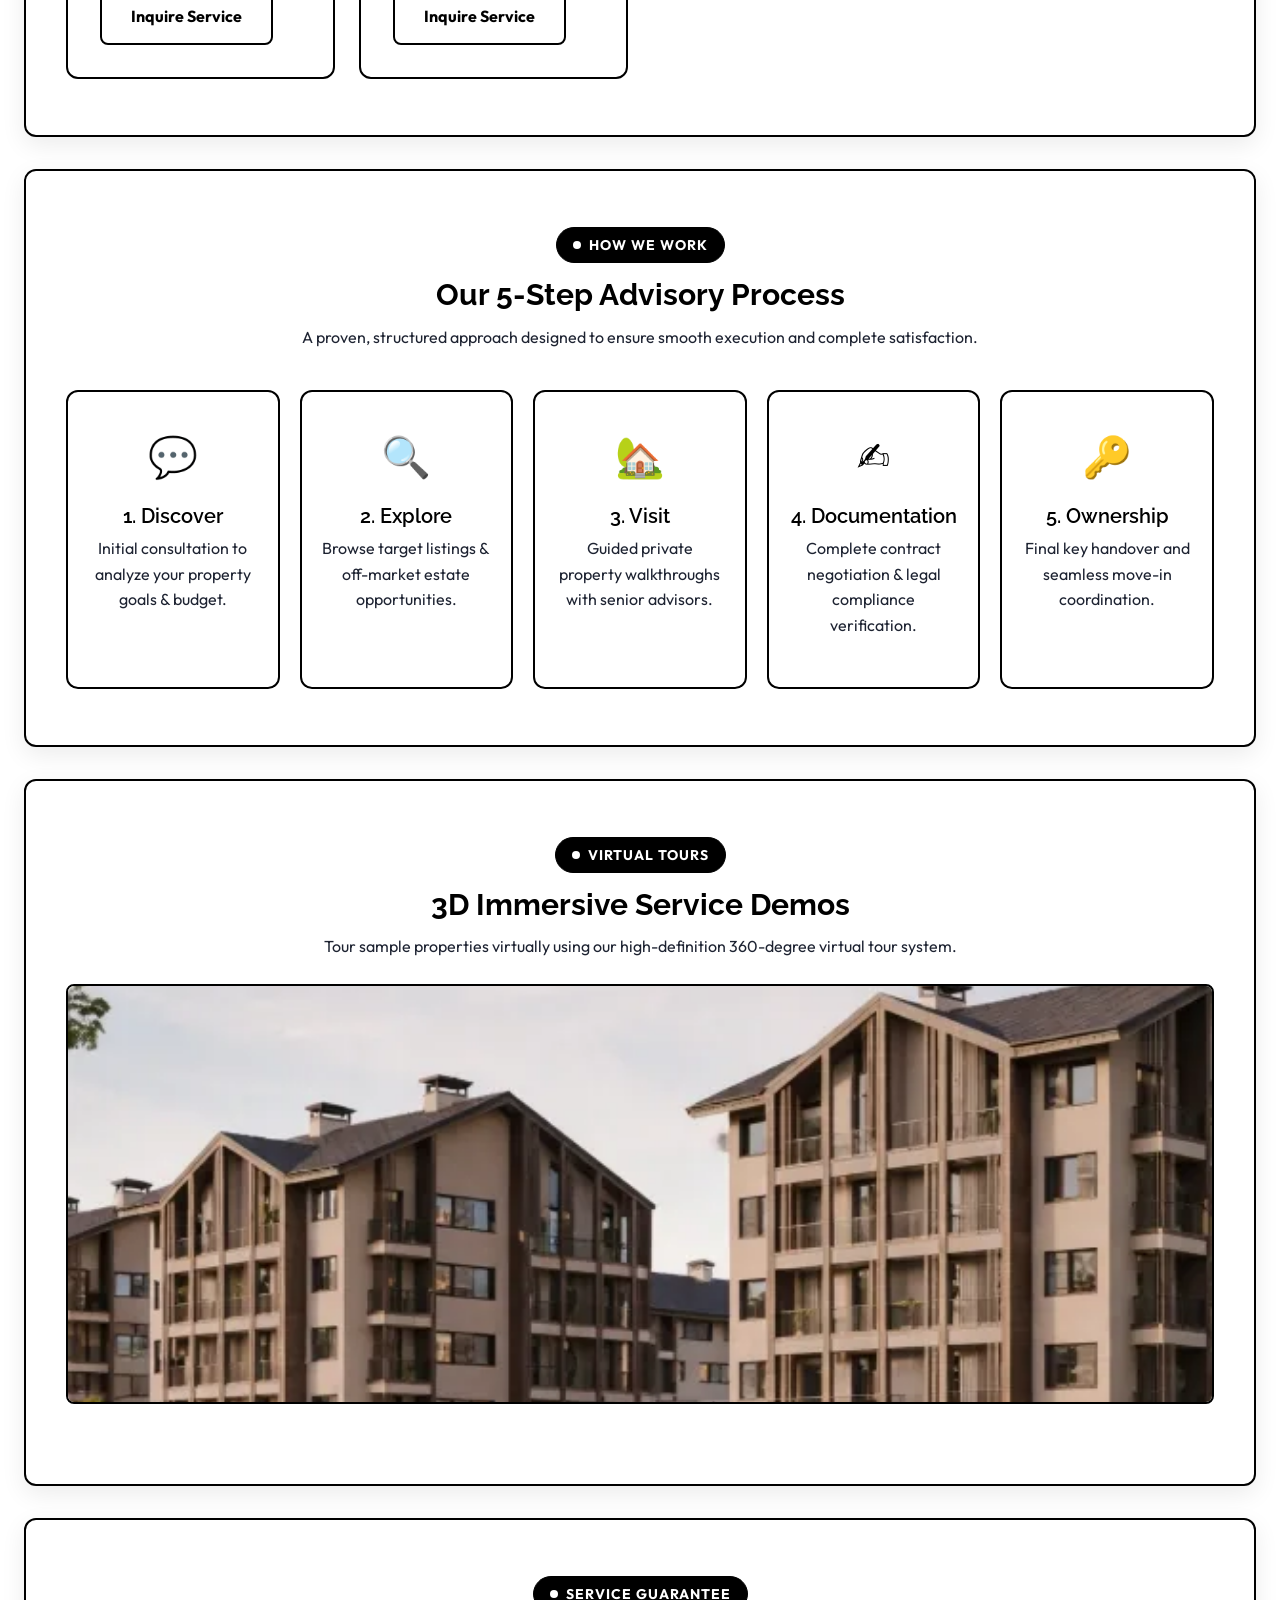
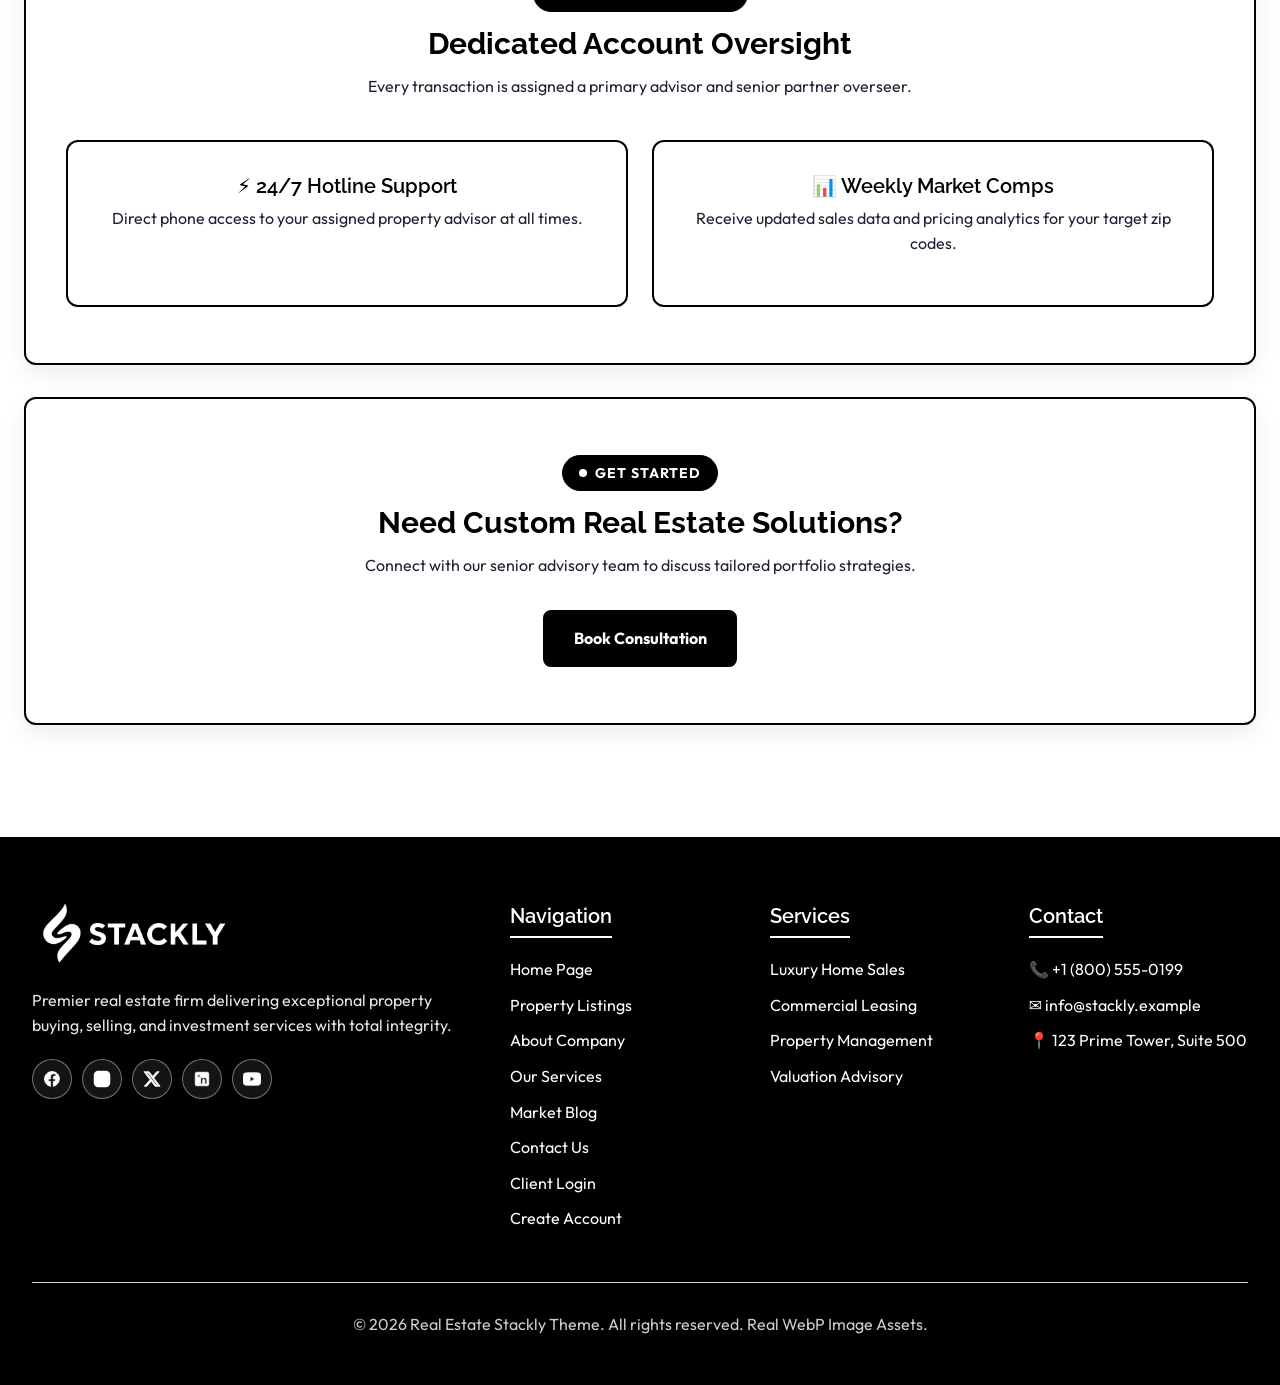
<file: services.html>
<!DOCTYPE html>
<html lang="en">
<head>
    <meta charset="UTF-8">
    <meta name="viewport" content="width=device-width, initial-scale=1.0">
    <title>Services - Stackly Real Estate</title>
    <link rel="stylesheet" href="style.css">
</head>
<body>

<div class="site-wrapper">


    <!-- SECTION 1: STICKY HEADER -->
    <header class="site-header">
        <div class="header-container">
            <a href="index.html">
                <img src="logo_0895.webp" alt="Stackly Real Estate Logo" class="site-logo-img">
            </a>

            <button class="mobile-nav-toggle" onclick="toggleMobileNav()" aria-label="Toggle Navigation" aria-expanded="false">&#9776;</button>

            <nav class="main-navigation" aria-label="Primary Menu">
                <ul>
                    <li><a href="index.html">Home</a></li>
                    <li><a href="properties.html">Properties</a></li>
                    <li><a href="about.html">About Us</a></li>
                    <li><a href="services.html" class="active">Services</a></li>
                    <li><a href="blog.html">Blog</a></li>
                    <li><a href="contact.html">Contact Us</a></li>
                    <li><a href="login.html">Login</a></li>
                    <li><a href="register.html" class="btn-primary">Register</a></li>
                </ul>
            </nav>
        </div>
    </header>

    <!-- SECTION 2: PAGE HEADER BANNER WITH REAL WEBP HERO -->
    <section class="page-header-banner">
        <img src="images/projects_hero.webp" alt="Services Hero" class="img-fluid" style="margin: 0 auto 1.5rem auto; max-height: 350px; width: 100%; object-fit: cover;">
        <div class="section-tag">
            <div></div>
            Professional Expertise
        </div>
        <h1>Comprehensive Real Estate Services</h1>
        <p>End-to-end solutions tailored for residential buyers, asset owners, and institutional investors.</p>
    </section>

    <main class="site-main">

        <!-- SECTION 3: SERVICES DETAILED GRID BLOCK -->
        <section class="section-block">
            <div class="services-grid">

                <div class="service-card hover-lift">
                    <div class="why-card-icon">🔑</div>
                    <h3>Luxury Property Buying</h3>
                    <p>Dedicated buyer representation for sourcing premier estates, penthouses, and off-market opportunities with discreet negotiation.</p>
                    <a href="404.html" class="btn-secondary" style="margin-top: 1rem;">Inquire Service</a>
                </div>

                <div class="service-card hover-lift">
                    <div class="why-card-icon">🏷️</div>
                    <h3>Property Selling & Listing</h3>
                    <p>Strategic property staging, professional architectural photography, global buyer targeting, and maximum valuation realization.</p>
                    <a href="404.html" class="btn-secondary" style="margin-top: 1rem;">Inquire Service</a>
                </div>

                <div class="service-card hover-lift">
                    <div class="why-card-icon">🏢</div>
                    <h3>Commercial Leasing</h3>
                    <p>Corporate landlord and tenant representation for prime office space, retail centers, and industrial logistics parks.</p>
                    <a href="404.html" class="btn-secondary" style="margin-top: 1rem;">Inquire Service</a>
                </div>

                <div class="service-card hover-lift">
                    <div class="why-card-icon">📈</div>
                    <h3>Real Estate Investment Advisory</h3>
                    <p>Comprehensive yield forecasting, risk modeling, tax optimization strategy, and capital deployment guidance.</p>
                    <a href="404.html" class="btn-secondary" style="margin-top: 1rem;">Inquire Service</a>
                </div>

                <div class="service-card hover-lift">
                    <div class="why-card-icon">📋</div>
                    <h3>Turnkey Property Management</h3>
                    <p>Complete operational maintenance, tenant screening, lease enforcement, and financial reporting for landlords.</p>
                    <a href="404.html" class="btn-secondary" style="margin-top: 1rem;">Inquire Service</a>
                </div>

                <div class="service-card hover-lift">
                    <div class="why-card-icon">⚖️</div>
                    <h3>Valuation & Asset Appraisal</h3>
                    <p>Certified real estate asset appraisals for estate planning, legal compliance, refinancing, and tax assessment appeal.</p>
                    <a href="404.html" class="btn-secondary" style="margin-top: 1rem;">Inquire Service</a>
                </div>

            </div>
        </section>

        <!-- SECTION 4: PROCESS STEPS TIMELINE -->
        <section class="section-block">
            <div class="section-title-wrap">
                <div class="section-tag">
                    <div></div>
                    How We Work
                </div>
                <h2>Our 5-Step Advisory Process</h2>
                <p>A proven, structured approach designed to ensure smooth execution and complete satisfaction.</p>
            </div>

            <div class="process-wrapper">
                <div class="process-item">
                    <div class="process-icon">💬</div>
                    <h3>1. Discover</h3>
                    <p>Initial consultation to analyze your property goals & budget.</p>
                </div>
                <div class="process-item">
                    <div class="process-icon">🔍</div>
                    <h3>2. Explore</h3>
                    <p>Browse target listings & off-market estate opportunities.</p>
                </div>
                <div class="process-item">
                    <div class="process-icon">🏡</div>
                    <h3>3. Visit</h3>
                    <p>Guided private property walkthroughs with senior advisors.</p>
                </div>
                <div class="process-item">
                    <div class="process-icon">✍️</div>
                    <h3>4. Documentation</h3>
                    <p>Complete contract negotiation & legal compliance verification.</p>
                </div>
                <div class="process-item">
                    <div class="process-icon">🔑</div>
                    <h3>5. Ownership</h3>
                    <p>Final key handover and seamless move-in coordination.</p>
                </div>
            </div>
        </section>

        <!-- SECTION 5: VIRTUAL TOUR HIGHLIGHT (REAL WEBP IMAGE) -->
        <section class="section-block" style="text-align: center;">
            <div class="section-tag">
                <div></div>
                Virtual Tours
            </div>
            <h2>3D Immersive Service Demos</h2>
            <p>Tour sample properties virtually using our high-definition 360-degree virtual tour system.</p>
            <img src="images/prop_large_2.webp" alt="Virtual Tour" class="img-fluid" style="margin: 1.5rem auto; max-height: 420px; width: 100%; object-fit: cover;">
        </section>

        <!-- SECTION 6: CLIENT SATISFACTION -->
        <section class="section-block">
            <div class="section-title-wrap">
                <div class="section-tag">
                    <div></div>
                    Service Guarantee
                </div>
                <h2>Dedicated Account Oversight</h2>
                <p>Every transaction is assigned a primary advisor and senior partner overseer.</p>
            </div>

            <div class="services-grid">
                <div class="service-card" style="text-align: center;">
                    <h3>⚡ 24/7 Hotline Support</h3>
                    <p>Direct phone access to your assigned property advisor at all times.</p>
                </div>
                <div class="service-card" style="text-align: center;">
                    <h3>📊 Weekly Market Comps</h3>
                    <p>Receive updated sales data and pricing analytics for your target zip codes.</p>
                </div>
            </div>
        </section>

        <!-- SECTION 7: CONSULTATION CTA -->
        <section class="section-block" style="text-align: center;">
            <div class="section-tag">
                <div></div>
                Get Started
            </div>
            <h2>Need Custom Real Estate Solutions?</h2>
            <p>Connect with our senior advisory team to discuss tailored portfolio strategies.</p>
            <a href="404.html" class="btn-primary" style="margin-top: 1rem;">Book Consultation</a>
        </section>

    </main>

    <!-- FOOTER WITH logo_0895.webp & SOCIAL ICONS LINKED TO 404 -->
    <footer class="site-footer">
        <div class="footer-container">
            <div class="footer-col">
                <a href="index.html">
                    <img src="logo_0895.webp" alt="Stackly Real Estate Logo" class="footer-logo-img">
                </a>
                <p>Premier real estate firm delivering exceptional property buying, selling, and investment services with total integrity.</p>
                <div class="footer-social-links" aria-label="Social Media Links">
                    <a href="404.html" class="footer-social-icon" aria-label="Follow Stackly Real Estate on Facebook" title="Facebook">
                        <svg width="18" height="18" viewBox="0 0 24 24" fill="currentColor">
                            <path d="M22 12c0-5.52-4.48-10-10-10S2 6.48 2 12c0 4.84 3.44 8.87 8 9.8V15H7v-3h3V9.5C10 6.46 11.82 5 14.5 5c1.28 0 2.63.23 2.63.23v2.89h-1.48c-1.5 0-1.97.93-1.97 1.88V12h3.25l-.52 3h-2.73v6.8c4.56-.93 8-4.96 8-9.8z"/>
                        </svg>
                    </a>
                    <a href="404.html" class="footer-social-icon" aria-label="Follow Stackly Real Estate on Instagram" title="Instagram">
                        <svg width="18" height="18" viewBox="0 0 24 24" fill="none" stroke="currentColor" stroke-width="2" stroke-linecap="round" stroke-linejoin="round">
                            <rect x="2" y="2" width="20" height="20" rx="5" ry="5"></rect>
                            <path d="M16 11.37A4 4 0 1 1 12.63 8 4 4 0 0 1 16 11.37z"></path>
                            <line x1="17.5" y1="6.5" x2="17.51" y2="6.5"></line>
                        </svg>
                    </a>
                    <a href="404.html" class="footer-social-icon" aria-label="Follow Stackly Real Estate on X (Twitter)" title="X (Twitter)">
                        <svg width="18" height="18" viewBox="0 0 24 24" fill="currentColor">
                            <path d="M18.244 2.25h3.308l-7.227 8.26 8.502 11.24H16.17l-5.214-6.817L4.99 21.75H1.68l7.73-8.835L1.254 2.25H8.08l4.713 6.231zm-1.161 17.52h1.833L7.084 4.126H5.117z"/>
                        </svg>
                    </a>
                    <a href="404.html" class="footer-social-icon" aria-label="Follow Stackly Real Estate on LinkedIn" title="LinkedIn">
                        <svg width="18" height="18" viewBox="0 0 24 24" fill="currentColor">
                            <path d="M19 3a2 2 0 0 1 2 2v14a2 2 0 0 1-2 2H5a2 2 0 0 1-2-2V5a2 2 0 0 1 2-2h14m-.5 15.5v-5.3a3.26 3.26 0 0 0-3.26-3.26c-.85 0-1.84.52-2.28 1.3v-1.11h-2.79v8.37h2.79v-4.93c0-.77.62-1.4 1.39-1.4a1.4 1.4 0 0 1 1.4 1.4v4.93h2.75M6.46 10.9h2.78v8.37H6.46v-8.37M7.85 6.46c-.92 0-1.67.75-1.67 1.67s.75 1.67 1.67 1.67 1.67-.75 1.67-1.67-.75-1.67-1.67-1.67z"/>
                        </svg>
                    </a>
                    <a href="404.html" class="footer-social-icon" aria-label="Follow Stackly Real Estate on YouTube" title="YouTube">
                        <svg width="18" height="18" viewBox="0 0 24 24" fill="currentColor">
                            <path d="M23.498 6.186a3.016 3.016 0 0 0-2.122-2.136C19.505 3.545 12 3.545 12 3.545s-7.505 0-9.377.505A3.017 3.017 0 0 0 .502 6.186C0 8.07 0 12 0 12s0 3.93.502 5.814a3.016 3.016 0 0 0 2.122 2.136c1.871.505 9.376.505 9.376.505s7.505 0 9.377-.505a3.015 3.015 0 0 0 2.122-2.136C24 15.93 24 12 24 12s0-3.93-.502-5.814zM9.545 15.568V8.432L15.818 12l-6.273 3.568z"/>
                        </svg>
                    </a>
                </div>
            </div>

            <div class="footer-col">
                <h3>Navigation</h3>
                <ul>
                    <li><a href="index.html">Home Page</a></li>
                    <li><a href="properties.html">Property Listings</a></li>
                    <li><a href="about.html">About Company</a></li>
                    <li><a href="services.html">Our Services</a></li>
                    <li><a href="blog.html">Market Blog</a></li>
                    <li><a href="contact.html">Contact Us</a></li>
                    <li><a href="login.html">Client Login</a></li>
                    <li><a href="register.html">Create Account</a></li>
                </ul>
            </div>

            <div class="footer-col">
                <h3>Services</h3>
                <ul>
                    <li><a href="404.html">Luxury Home Sales</a></li>
                    <li><a href="404.html">Commercial Leasing</a></li>
                    <li><a href="404.html">Property Management</a></li>
                    <li><a href="404.html">Valuation Advisory</a></li>
                </ul>
            </div>

            <div class="footer-col">
                <h3>Contact</h3>
                <ul>
                    <li><a href="tel:+18005550199">📞 +1 (800) 555-0199</a></li>
                    <li><a href="mailto:info@realestate.example">✉️ info@stackly.example</a></li>
                    <li><a href="contact.html">📍 123 Prime Tower, Suite 500</a></li>
                </ul>
            </div>
        </div>

        <div class="footer-bottom">
            <p>&copy; 2026 Real Estate Stackly Theme. All rights reserved. Real WebP Image Assets.</p>
        </div>
    </footer>

</div>

<script src="main.js"></script>
</body>
</html>
</file>
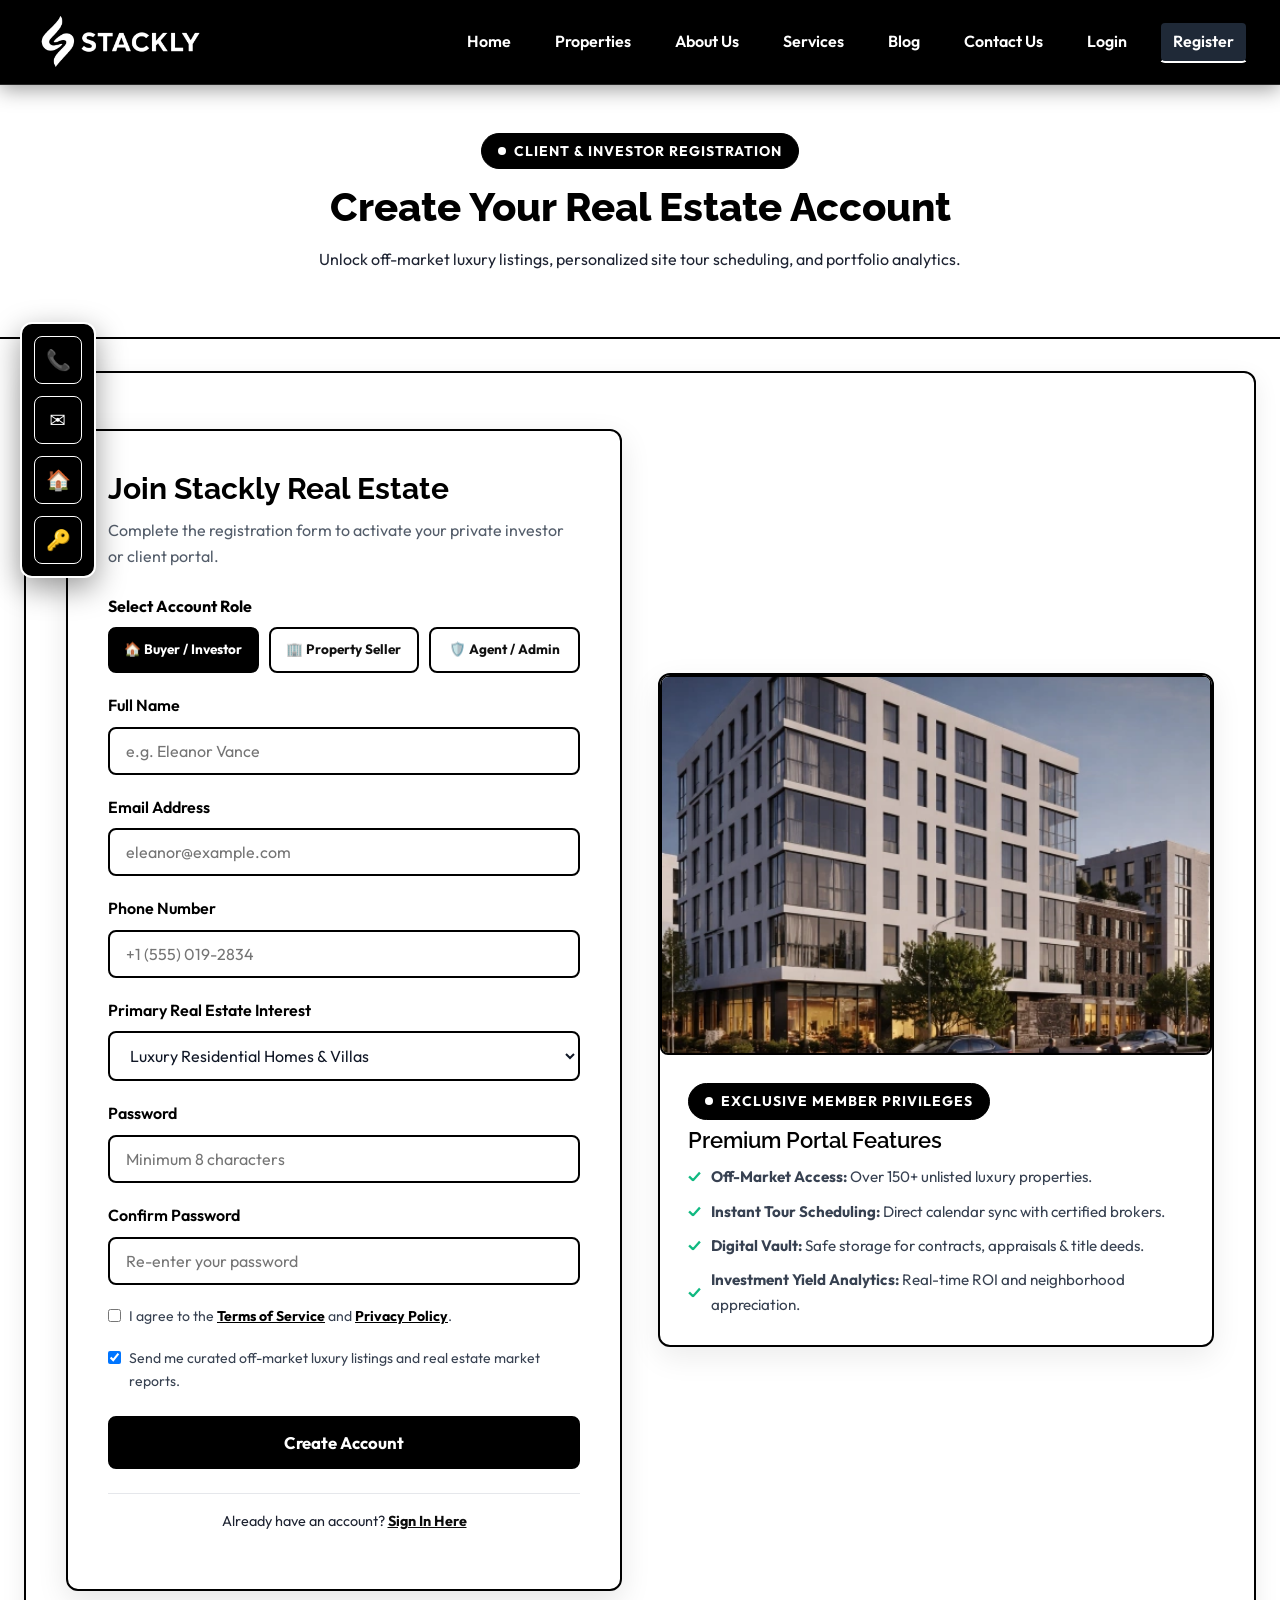
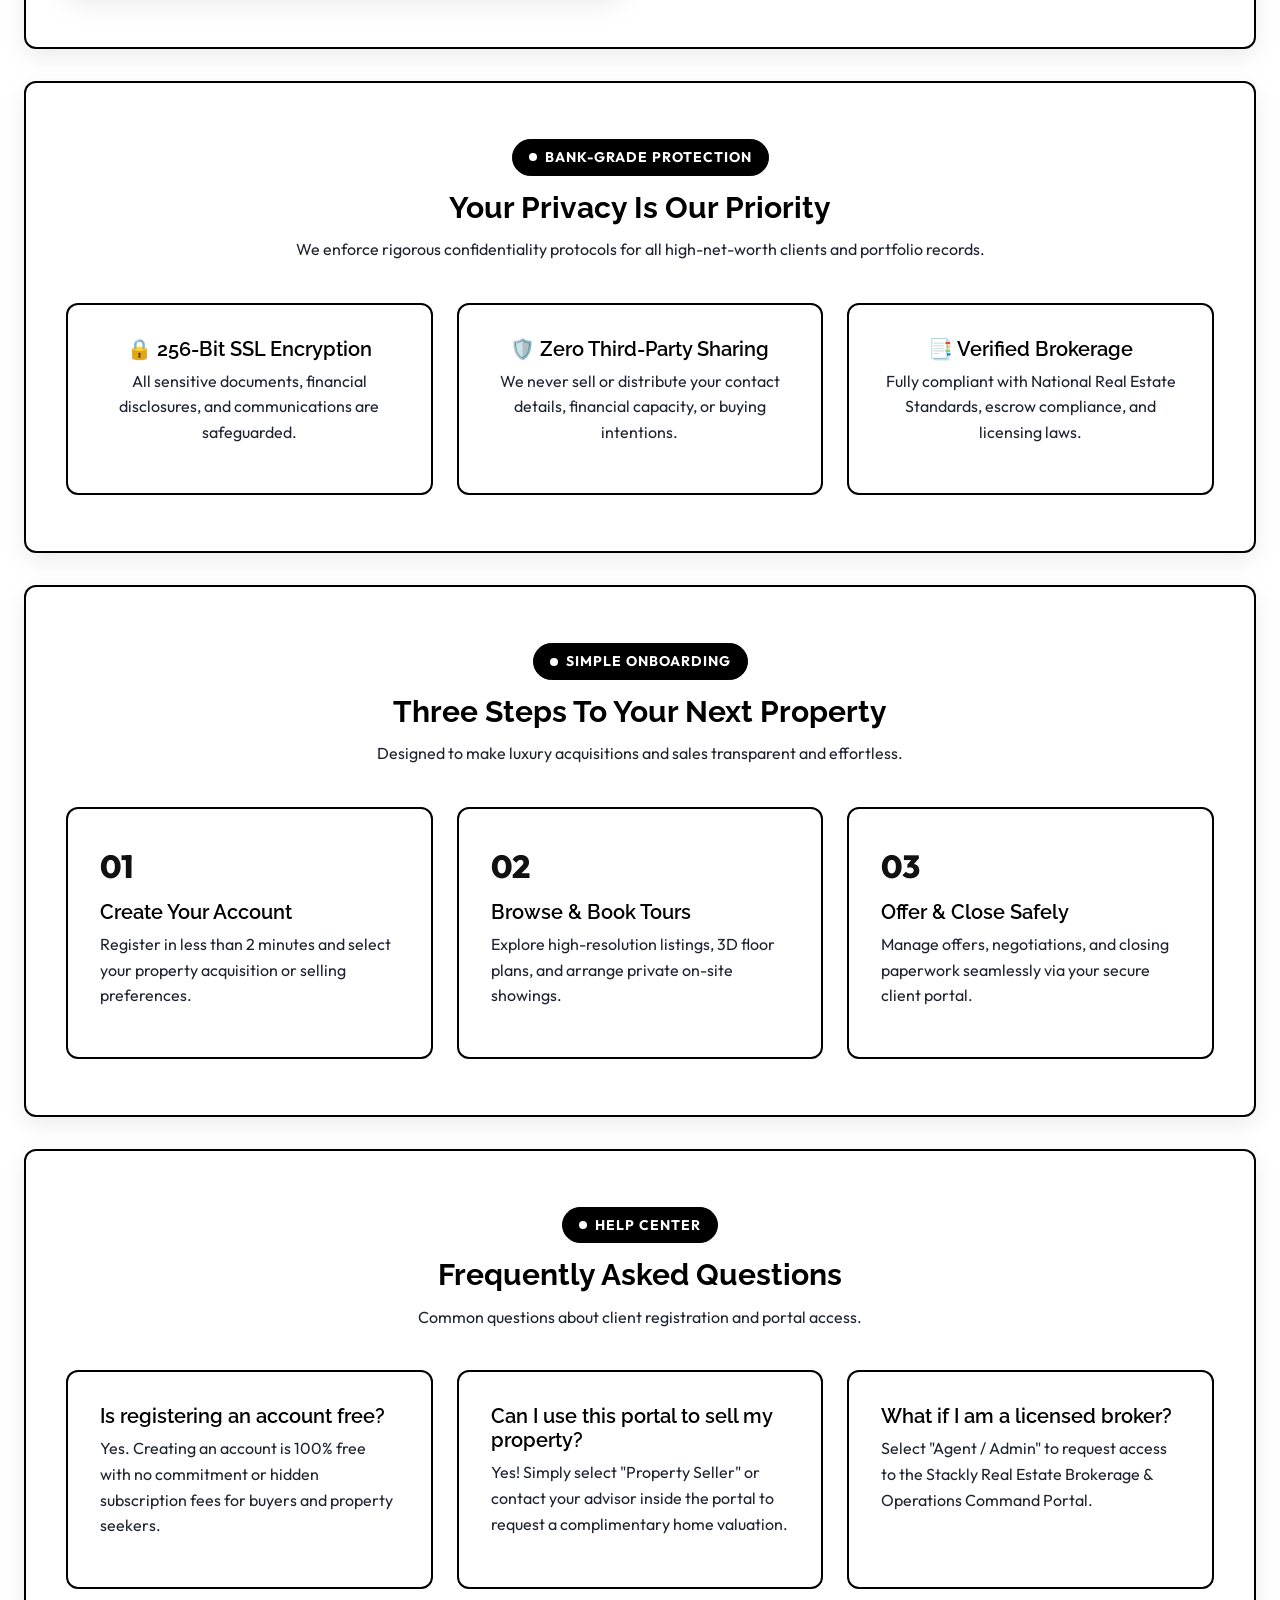
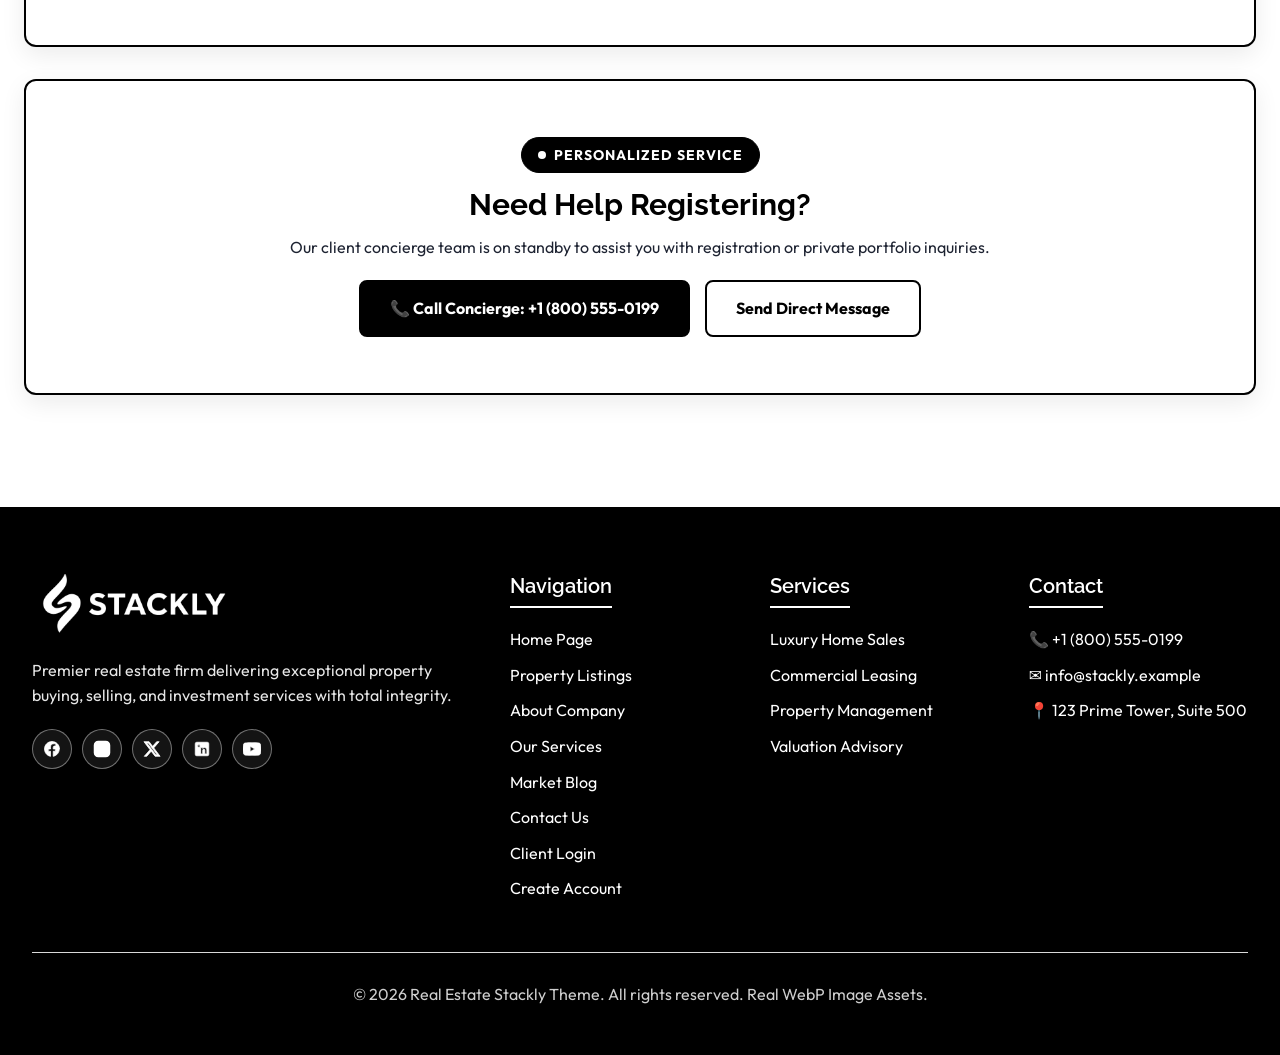
<file: signup.html>
<!DOCTYPE html>
<html lang="en">
<head>
    <meta charset="UTF-8">
    <meta name="viewport" content="width=device-width, initial-scale=1.0">
    <title>Register Account - Stackly Real Estate</title>
    <link rel="stylesheet" href="style.css">
    <style>
        .role-badge-group {
            display: grid;
            grid-template-columns: repeat(3, 1fr);
            gap: 10px;
            margin-bottom: 1.25rem;
        }
        .role-badge-opt {
            border: 2px solid var(--color-black);
            padding: 10px 8px;
            border-radius: 8px;
            text-align: center;
            cursor: pointer;
            font-size: 0.85rem;
            font-weight: 700;
            background: #fff;
            color: #111;
            transition: all 0.2s ease;
        }
        .role-badge-opt.active, .role-badge-opt:hover {
            background: var(--color-black);
            color: #fff;
        }
        @media (max-width: 600px) {
            .role-badge-group {
                grid-template-columns: 1fr;
            }
        }
    </style>
</head>
<body>

<div class="site-wrapper">

    <!-- Left Dialer Menu -->
    <aside class="left-dialer-menu" aria-label="Quick Dialer & Navigation">
        <a href="tel:+18005550199" class="dialer-btn" aria-label="Call Us Now">
            📞
            <span class="tooltip">Dialer: +1 (800) 555-0199</span>
        </a>
        <a href="contact.html" class="dialer-btn" aria-label="Send Inquiry">
            ✉️
            <span class="tooltip">Send Inquiry</span>
        </a>
        <a href="properties.html" class="dialer-btn" aria-label="View Properties">
            🏠
            <span class="tooltip">Properties Listing</span>
        </a>
        <a href="login.html" class="dialer-btn" aria-label="Client Login">
            🔑
            <span class="tooltip">Client Portal</span>
        </a>
    </aside>

    <!-- SECTION 1: STICKY HEADER -->
    <header class="site-header">
        <div class="header-container">
            <a href="index.html">
                <img src="logo_0895.webp" alt="Stackly Real Estate Logo" class="site-logo-img">
            </a>

            <button class="mobile-nav-toggle" onclick="toggleMobileNav()" aria-label="Toggle Navigation" aria-expanded="false">&#9776;</button>

            <nav class="main-navigation" aria-label="Primary Menu">
                <ul>
                    <li><a href="index.html">Home</a></li>
                    <li><a href="properties.html">Properties</a></li>
                    <li><a href="about.html">About Us</a></li>
                    <li><a href="services.html">Services</a></li>
                    <li><a href="blog.html">Blog</a></li>
                    <li><a href="contact.html">Contact Us</a></li>
                    <li><a href="login.html">Login</a></li>
                    <li><a href="register.html" class="btn-primary active">Register</a></li>
                </ul>
            </nav>
        </div>
    </header>

    <!-- SECTION 2: PAGE HEADER BANNER -->
    <section class="page-header-banner">
        <div class="section-tag">
            <div></div>
            Client & Investor Registration
        </div>
        <h1>Create Your Real Estate Account</h1>
        <p>Unlock off-market luxury listings, personalized site tour scheduling, and portfolio analytics.</p>
    </section>

    <main class="site-main">

        <!-- SECTION 3: REGISTRATION CARD BLOCK (REAL WEBP IMAGE) -->
        <section class="section-block">
            <div class="auth-grid">
                <div>
                    <div class="auth-container" style="max-width: 100%;">
                        <h2>Join Stackly Real Estate</h2>
                        <p style="margin-bottom: 1.5rem; color: #4b5563;">Complete the registration form to activate your private investor or client portal.</p>
                        
                        <form id="registerForm" onsubmit="handleRegister(event);">
                            <div class="form-group">
                                <label style="display: block; margin-bottom: 0.5rem; font-weight: 700;">Select Account Role</label>
                                <div class="role-badge-group">
                                    <div class="role-badge-opt active" data-role="client" onclick="selectRegRole(this, 'client')">
                                        🏠 Buyer / Investor
                                    </div>
                                    <div class="role-badge-opt" data-role="seller" onclick="selectRegRole(this, 'seller')">
                                        🏢 Property Seller
                                    </div>
                                    <div class="role-badge-opt" data-role="admin" onclick="selectRegRole(this, 'admin')">
                                        🛡️ Agent / Admin
                                    </div>
                                </div>
                                <input type="hidden" id="register-role" value="client">
                            </div>

                            <div class="form-group">
                                <label for="reg-fullname">Full Name</label>
                                <input type="text" id="reg-fullname" class="form-control" placeholder="e.g. Eleanor Vance" required>
                            </div>

                            <div class="form-group">
                                <label for="reg-email">Email Address</label>
                                <input type="email" id="reg-email" class="form-control" placeholder="eleanor@example.com" required>
                            </div>

                            <div class="form-group">
                                <label for="reg-phone">Phone Number</label>
                                <input type="tel" id="reg-phone" class="form-control" placeholder="+1 (555) 019-2834" required>
                            </div>

                            <div class="form-group">
                                <label for="reg-preference">Primary Real Estate Interest</label>
                                <select id="reg-preference" class="form-control" style="background-color: #fff;">
                                    <option value="luxury-homes">Luxury Residential Homes & Villas</option>
                                    <option value="penthouses">Downtown Sky Penthouses</option>
                                    <option value="commercial">Commercial Real Estate & Leasing</option>
                                    <option value="investments">High-Yield Investment Portfolios</option>
                                    <option value="plots">Land Parcels & Development Plots</option>
                                </select>
                            </div>

                            <div class="form-group">
                                <label for="reg-password">Password</label>
                                <input type="password" id="reg-password" class="form-control" placeholder="Minimum 8 characters" required minlength="8">
                            </div>

                            <div class="form-group">
                                <label for="reg-confirm-password">Confirm Password</label>
                                <input type="password" id="reg-confirm-password" class="form-control" placeholder="Re-enter your password" required minlength="8">
                            </div>

                            <div style="margin-bottom: 1.25rem;">
                                <label style="display: flex; align-items: flex-start; gap: 8px; font-size: 0.88rem; cursor: pointer; color: #374151;">
                                    <input type="checkbox" required style="margin-top: 4px;">
                                    <span>I agree to the <a href="#" style="color: #000; font-weight: 700; text-decoration: underline;">Terms of Service</a> and <a href="#" style="color: #000; font-weight: 700; text-decoration: underline;">Privacy Policy</a>.</span>
                                </label>
                            </div>

                            <div style="margin-bottom: 1.5rem;">
                                <label style="display: flex; align-items: flex-start; gap: 8px; font-size: 0.88rem; cursor: pointer; color: #374151;">
                                    <input type="checkbox" checked style="margin-top: 4px;">
                                    <span>Send me curated off-market luxury listings and real estate market reports.</span>
                                </label>
                            </div>

                            <button type="submit" id="reg-submit-btn" class="btn-primary" style="width: 100%; font-size: 1.05rem; padding: 14px;">Create Account</button>
                        </form>

                        <div id="reg-alert" style="display: none; margin-top: 1rem; padding: 12px; background: #ecfdf5; border: 1px solid #10b981; border-radius: 8px; color: #065f46; font-size: 0.95rem;">
                            Account created successfully! Redirecting to login page...
                        </div>

                        <div style="text-align: center; margin-top: 1.5rem; border-top: 1px solid #e5e7eb; padding-top: 1rem;">
                            <p style="font-size: 0.9rem;">Already have an account? <a href="login.html" style="color: var(--color-black); font-weight: 700; text-decoration: underline;">Sign In Here</a></p>
                        </div>
                    </div>
                </div>

                <div>
                    <div style="border: 2px solid #000; border-radius: 12px; overflow: hidden; background: #fff; box-shadow: 0 10px 30px rgba(0,0,0,0.08);">
                        <img src="images/build3.webp" alt="Luxury Real Estate Portfolio" class="img-fluid" style="width: 100%; max-height: 380px; object-fit: cover;">
                        <div style="padding: 1.75rem;">
                            <div class="section-tag" style="margin-bottom: 0.5rem;">
                                <div></div>
                                Exclusive Member Privileges
                            </div>
                            <h3 style="margin-bottom: 0.75rem; font-size: 1.35rem;">Premium Portal Features</h3>
                            <ul style="list-style: none; padding: 0; margin: 0; display: flex; flex-direction: column; gap: 10px; font-size: 0.95rem; color: #374151;">
                                <li style="display: flex; align-items: center; gap: 10px;">
                                    <span style="color: #10b981; font-weight: 800;">✓</span>
                                    <span><strong>Off-Market Access:</strong> Over 150+ unlisted luxury properties.</span>
                                </li>
                                <li style="display: flex; align-items: center; gap: 10px;">
                                    <span style="color: #10b981; font-weight: 800;">✓</span>
                                    <span><strong>Instant Tour Scheduling:</strong> Direct calendar sync with certified brokers.</span>
                                </li>
                                <li style="display: flex; align-items: center; gap: 10px;">
                                    <span style="color: #10b981; font-weight: 800;">✓</span>
                                    <span><strong>Digital Vault:</strong> Safe storage for contracts, appraisals & title deeds.</span>
                                </li>
                                <li style="display: flex; align-items: center; gap: 10px;">
                                    <span style="color: #10b981; font-weight: 800;">✓</span>
                                    <span><strong>Investment Yield Analytics:</strong> Real-time ROI and neighborhood appreciation.</span>
                                </li>
                            </ul>
                        </div>
                    </div>
                </div>
            </div>
        </section>

        <!-- SECTION 4: SECURITY & CONFIDENTIALITY -->
        <section class="section-block">
            <div class="section-title-wrap">
                <div class="section-tag">
                    <div></div>
                    Bank-Grade Protection
                </div>
                <h2>Your Privacy Is Our Priority</h2>
                <p>We enforce rigorous confidentiality protocols for all high-net-worth clients and portfolio records.</p>
            </div>

            <div class="services-grid">
                <div class="service-card" style="text-align: center;">
                    <h3>🔒 256-Bit SSL Encryption</h3>
                    <p>All sensitive documents, financial disclosures, and communications are safeguarded.</p>
                </div>
                <div class="service-card" style="text-align: center;">
                    <h3>🛡️ Zero Third-Party Sharing</h3>
                    <p>We never sell or distribute your contact details, financial capacity, or buying intentions.</p>
                </div>
                <div class="service-card" style="text-align: center;">
                    <h3>📑 Verified Brokerage</h3>
                    <p>Fully compliant with National Real Estate Standards, escrow compliance, and licensing laws.</p>
                </div>
            </div>
        </section>

        <!-- SECTION 5: HOW IT WORKS -->
        <section class="section-block">
            <div class="section-title-wrap">
                <div class="section-tag">
                    <div></div>
                    Simple Onboarding
                </div>
                <h2>Three Steps To Your Next Property</h2>
                <p>Designed to make luxury acquisitions and sales transparent and effortless.</p>
            </div>

            <div class="services-grid">
                <div class="service-card">
                    <div style="font-size: 2rem; font-weight: 800; color: #111; margin-bottom: 8px;">01</div>
                    <h3>Create Your Account</h3>
                    <p>Register in less than 2 minutes and select your property acquisition or selling preferences.</p>
                </div>
                <div class="service-card">
                    <div style="font-size: 2rem; font-weight: 800; color: #111; margin-bottom: 8px;">02</div>
                    <h3>Browse & Book Tours</h3>
                    <p>Explore high-resolution listings, 3D floor plans, and arrange private on-site showings.</p>
                </div>
                <div class="service-card">
                    <div style="font-size: 2rem; font-weight: 800; color: #111; margin-bottom: 8px;">03</div>
                    <h3>Offer & Close Safely</h3>
                    <p>Manage offers, negotiations, and closing paperwork seamlessly via your secure client portal.</p>
                </div>
            </div>
        </section>

        <!-- SECTION 6: REGISTRATION FAQ -->
        <section class="section-block">
            <div class="section-title-wrap">
                <div class="section-tag">
                    <div></div>
                    Help Center
                </div>
                <h2>Frequently Asked Questions</h2>
                <p>Common questions about client registration and portal access.</p>
            </div>

            <div class="services-grid">
                <div class="service-card">
                    <h3>Is registering an account free?</h3>
                    <p>Yes. Creating an account is 100% free with no commitment or hidden subscription fees for buyers and property seekers.</p>
                </div>
                <div class="service-card">
                    <h3>Can I use this portal to sell my property?</h3>
                    <p>Yes! Simply select "Property Seller" or contact your advisor inside the portal to request a complimentary home valuation.</p>
                </div>
                <div class="service-card">
                    <h3>What if I am a licensed broker?</h3>
                    <p>Select "Agent / Admin" to request access to the Stackly Real Estate Brokerage & Operations Command Portal.</p>
                </div>
            </div>
        </section>

        <!-- SECTION 7: SUPPORT & HOTLINE ASSISTANCE -->
        <section class="section-block" style="text-align: center;">
            <div class="section-tag">
                <div></div>
                Personalized Service
            </div>
            <h2>Need Help Registering?</h2>
            <p>Our client concierge team is on standby to assist you with registration or private portfolio inquiries.</p>
            <div style="margin-top: 1.25rem; display: flex; gap: 15px; justify-content: center; flex-wrap: wrap;">
                <a href="tel:+18005550199" class="btn-primary">📞 Call Concierge: +1 (800) 555-0199</a>
                <a href="contact.html" class="btn-secondary">Send Direct Message</a>
            </div>
        </section>

    </main>

    <!-- FOOTER WITH logo_0895.webp & SOCIAL ICONS LINKED TO 404 -->
    <footer class="site-footer">
        <div class="footer-container">
            <div class="footer-col">
                <a href="index.html">
                    <img src="logo_0895.webp" alt="Stackly Real Estate Logo" class="footer-logo-img">
                </a>
                <p>Premier real estate firm delivering exceptional property buying, selling, and investment services with total integrity.</p>
                <div class="footer-social-links" aria-label="Social Media Links">
                    <a href="404.html" class="footer-social-icon" aria-label="Follow Stackly Real Estate on Facebook" title="Facebook">
                        <svg width="18" height="18" viewBox="0 0 24 24" fill="currentColor">
                            <path d="M22 12c0-5.52-4.48-10-10-10S2 6.48 2 12c0 4.84 3.44 8.87 8 9.8V15H7v-3h3V9.5C10 6.46 11.82 5 14.5 5c1.28 0 2.63.23 2.63.23v2.89h-1.48c-1.5 0-1.97.93-1.97 1.88V12h3.25l-.52 3h-2.73v6.8c4.56-.93 8-4.96 8-9.8z"/>
                        </svg>
                    </a>
                    <a href="404.html" class="footer-social-icon" aria-label="Follow Stackly Real Estate on Instagram" title="Instagram">
                        <svg width="18" height="18" viewBox="0 0 24 24" fill="none" stroke="currentColor" stroke-width="2" stroke-linecap="round" stroke-linejoin="round">
                            <rect x="2" y="2" width="20" height="20" rx="5" ry="5"></rect>
                            <path d="M16 11.37A4 4 0 1 1 12.63 8 4 4 0 0 1 16 11.37z"></path>
                            <line x1="17.5" y1="6.5" x2="17.51" y2="6.5"></line>
                        </svg>
                    </a>
                    <a href="404.html" class="footer-social-icon" aria-label="Follow Stackly Real Estate on X (Twitter)" title="X (Twitter)">
                        <svg width="18" height="18" viewBox="0 0 24 24" fill="currentColor">
                            <path d="M18.244 2.25h3.308l-7.227 8.26 8.502 11.24H16.17l-5.214-6.817L4.99 21.75H1.68l7.73-8.835L1.254 2.25H8.08l4.713 6.231zm-1.161 17.52h1.833L7.084 4.126H5.117z"/>
                        </svg>
                    </a>
                    <a href="404.html" class="footer-social-icon" aria-label="Follow Stackly Real Estate on LinkedIn" title="LinkedIn">
                        <svg width="18" height="18" viewBox="0 0 24 24" fill="currentColor">
                            <path d="M19 3a2 2 0 0 1 2 2v14a2 2 0 0 1-2 2H5a2 2 0 0 1-2-2V5a2 2 0 0 1 2-2h14m-.5 15.5v-5.3a3.26 3.26 0 0 0-3.26-3.26c-.85 0-1.84.52-2.28 1.3v-1.11h-2.79v8.37h2.79v-4.93c0-.77.62-1.4 1.39-1.4a1.4 1.4 0 0 1 1.4 1.4v4.93h2.75M6.46 10.9h2.78v8.37H6.46v-8.37M7.85 6.46c-.92 0-1.67.75-1.67 1.67s.75 1.67 1.67 1.67 1.67-.75 1.67-1.67-.75-1.67-1.67-1.67z"/>
                        </svg>
                    </a>
                    <a href="404.html" class="footer-social-icon" aria-label="Follow Stackly Real Estate on YouTube" title="YouTube">
                        <svg width="18" height="18" viewBox="0 0 24 24" fill="currentColor">
                            <path d="M23.498 6.186a3.016 3.016 0 0 0-2.122-2.136C19.505 3.545 12 3.545 12 3.545s-7.505 0-9.377.505A3.017 3.017 0 0 0 .502 6.186C0 8.07 0 12 0 12s0 3.93.502 5.814a3.016 3.016 0 0 0 2.122 2.136c1.871.505 9.376.505 9.376.505s7.505 0 9.377-.505a3.015 3.015 0 0 0 2.122-2.136C24 15.93 24 12 24 12s0-3.93-.502-5.814zM9.545 15.568V8.432L15.818 12l-6.273 3.568z"/>
                        </svg>
                    </a>
                </div>
            </div>

            <div class="footer-col">
                <h3>Navigation</h3>
                <ul>
                    <li><a href="index.html">Home Page</a></li>
                    <li><a href="properties.html">Property Listings</a></li>
                    <li><a href="about.html">About Company</a></li>
                    <li><a href="services.html">Our Services</a></li>
                    <li><a href="blog.html">Market Blog</a></li>
                    <li><a href="contact.html">Contact Us</a></li>
                    <li><a href="login.html">Client Login</a></li>
                    <li><a href="register.html">Create Account</a></li>
                </ul>
            </div>

            <div class="footer-col">
                <h3>Services</h3>
                <ul>
                    <li><a href="404.html">Luxury Home Sales</a></li>
                    <li><a href="404.html">Commercial Leasing</a></li>
                    <li><a href="404.html">Property Management</a></li>
                    <li><a href="404.html">Valuation Advisory</a></li>
                </ul>
            </div>

            <div class="footer-col">
                <h3>Contact</h3>
                <ul>
                    <li><a href="tel:+18005550199">📞 +1 (800) 555-0199</a></li>
                    <li><a href="mailto:info@realestate.example">✉️ info@stackly.example</a></li>
                    <li><a href="contact.html">📍 123 Prime Tower, Suite 500</a></li>
                </ul>
            </div>
        </div>

        <div class="footer-bottom">
            <p>&copy; 2026 Real Estate Stackly Theme. All rights reserved. Real WebP Image Assets.</p>
        </div>
    </footer>

</div>

<script>
function selectRegRole(el, role) {
    document.querySelectorAll('.role-badge-opt').forEach(opt => opt.classList.remove('active'));
    el.classList.add('active');
    document.getElementById('register-role').value = role;
    const btn = document.getElementById('reg-submit-btn');
    if (role === 'admin') {
        btn.textContent = 'Register As Agent / Admin';
    } else if (role === 'seller') {
        btn.textContent = 'Register As Property Seller';
    } else {
        btn.textContent = 'Create Free Buyer Account';
    }
}

function handleRegister(e) {
    e.preventDefault();
    const pass = document.getElementById('reg-password').value;
    const confirmPass = document.getElementById('reg-confirm-password').value;
    if (pass !== confirmPass) {
        alert('Passwords do not match. Please verify your password entries.');
        return;
    }
    const role = document.getElementById('register-role').value;
    const alertBox = document.getElementById('reg-alert');
    alertBox.style.display = 'block';
    alertBox.scrollIntoView({ behavior: 'smooth' });

    setTimeout(() => {
        window.location.href = 'login.html';
    }, 1200);
}
</script>

<script src="main.js"></script>
</body>
</html>
</file>
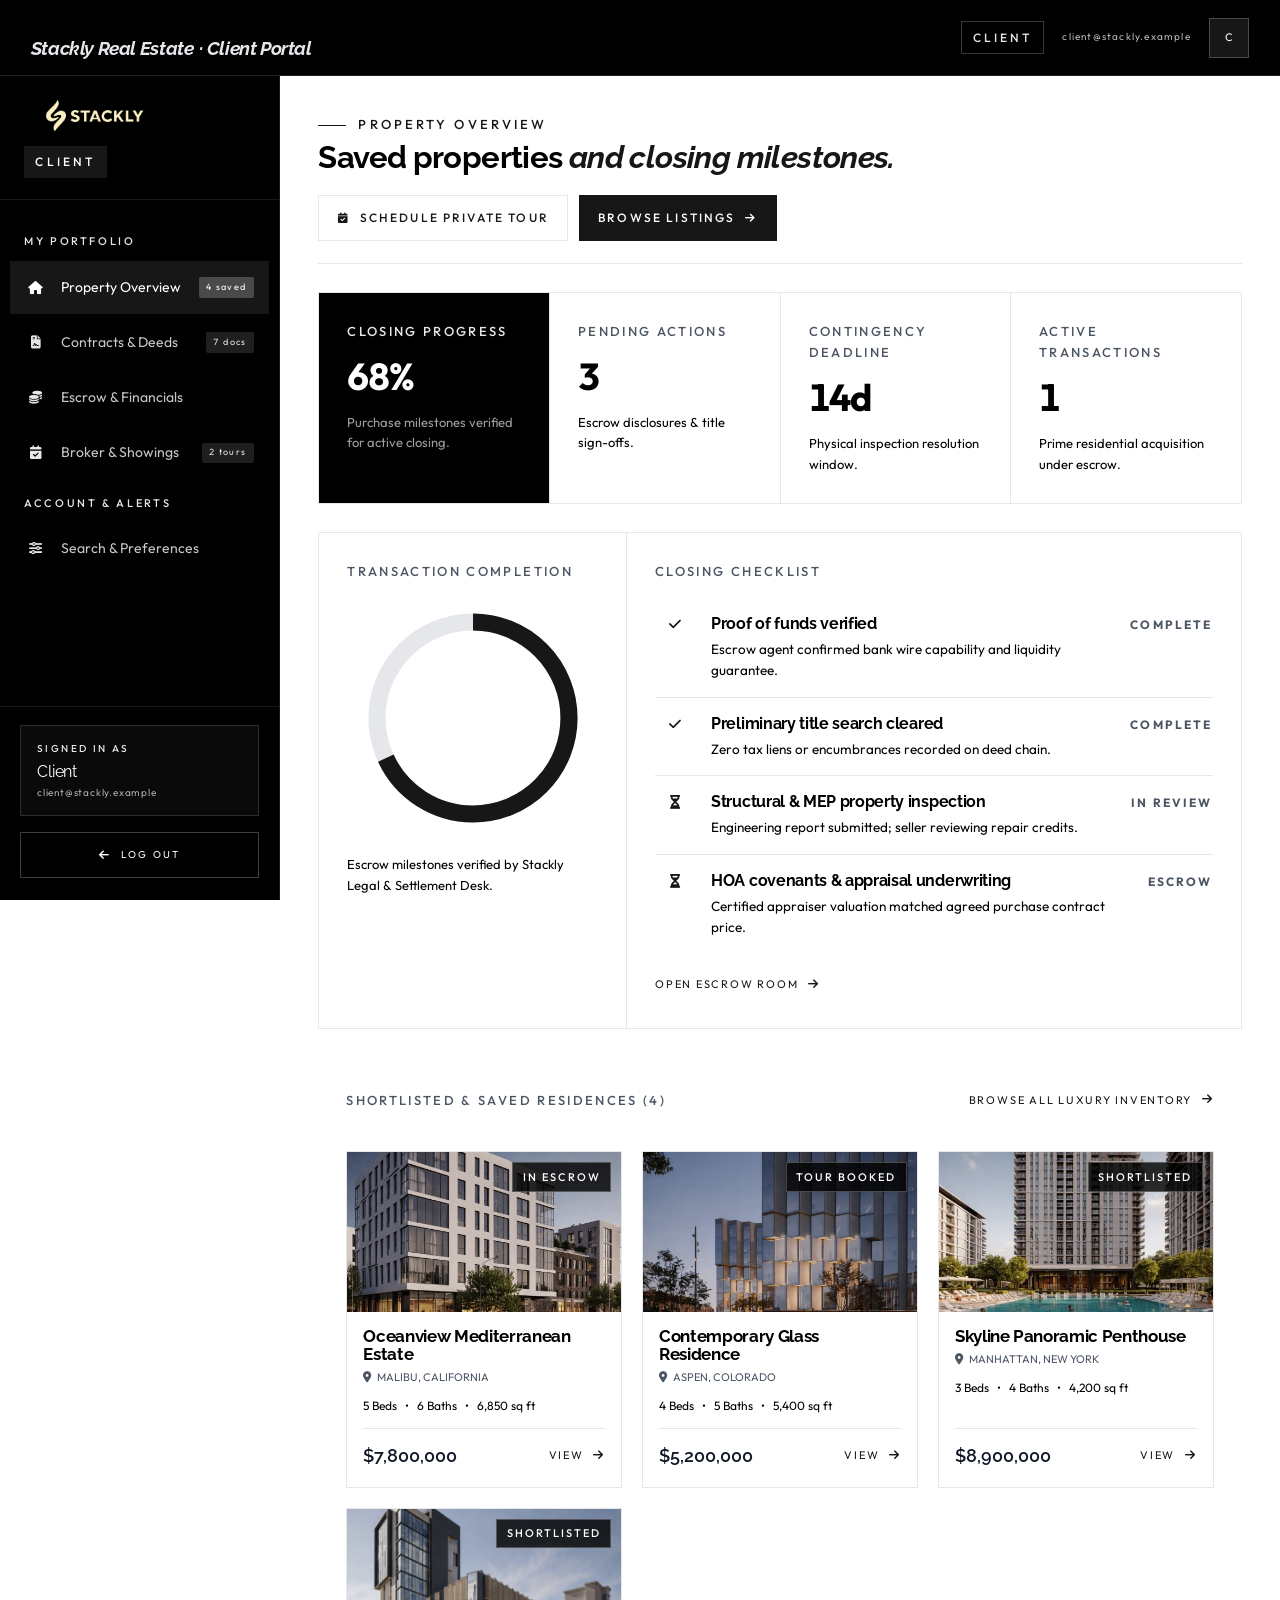
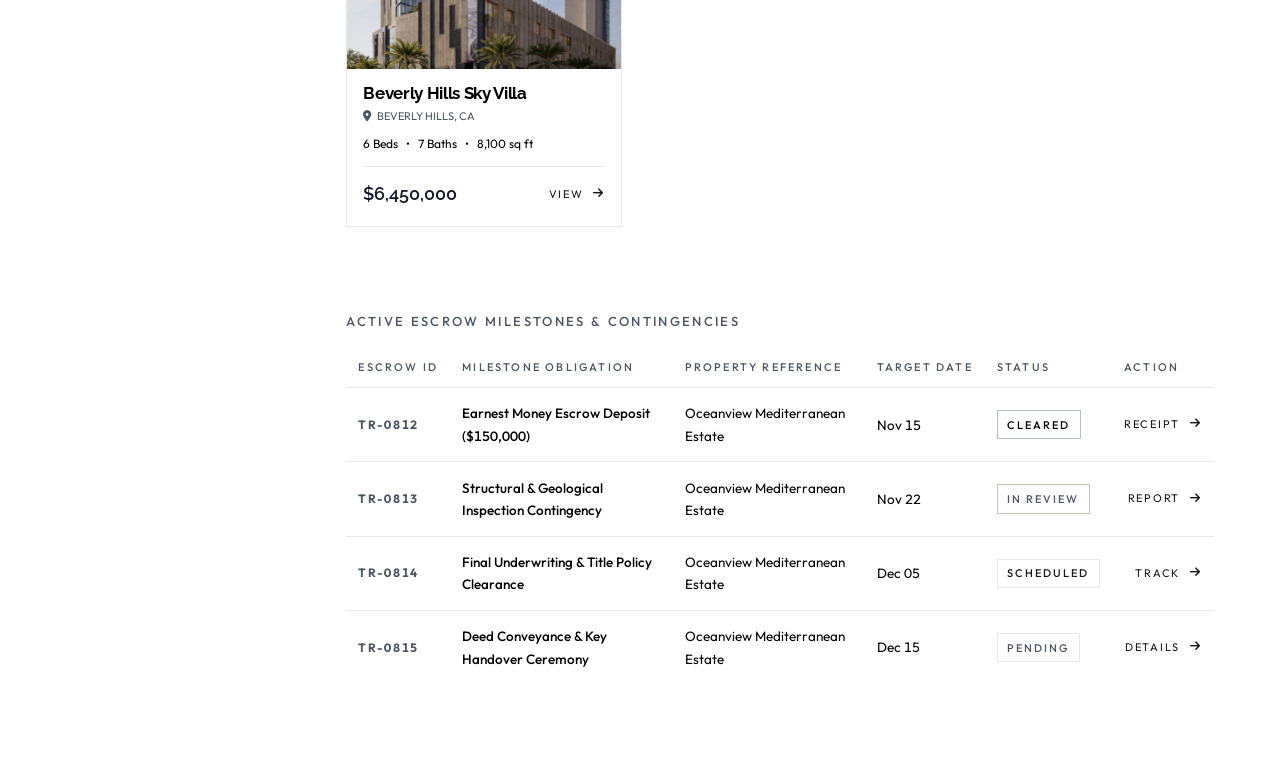
<file: user.html>
<!DOCTYPE html>
<html lang="en">

<head>
    <meta charset="UTF-8">
    <meta name="viewport" content="width=device-width, initial-scale=1">
    <title>Client Property Portal — Stackly Real Estate</title>
    <meta name="robots" content="noindex">

    <link rel="preconnect" href="https://fonts.googleapis.com">
    <link rel="preconnect" href="https://fonts.gstatic.com" crossorigin>
    <link href="https://fonts.googleapis.com/css2?family=Outfit:wght@300;400;500;600;700;800&family=Raleway:wght@600;700;800;900&display=swap" rel="stylesheet">
    <link rel="stylesheet" href="https://cdnjs.cloudflare.com/ajax/libs/font-awesome/6.5.1/css/all.min.css">
    <link rel="stylesheet" href="global.css">

    <style>
        /* ============================================================
   USER DASHBOARD — Real Estate White & Black Theme
   Outfit & Raleway Typography · White Canvas · Black Header & Sidebar
   ============================================================ */

        :root {
            --font-display: 'Raleway', system-ui, -apple-system, sans-serif;
            --font-body: 'Outfit', system-ui, -apple-system, sans-serif;
            --font-mono: 'Outfit', monospace;
            --font-title: 'Raleway', system-ui, -apple-system, sans-serif;
            --dash-header-h: 76px;
            --dash-sidebar-w: 280px;
        }

        body.dash-body {
            font-family: var(--font-body);
            background: #ffffff;
            color: #111827;
            min-height: 100vh;
            overflow-x: hidden;
        }

        h1, h2, h3, h4, .h-display, .dash-head__title, .sec-head h2 {
            font-family: 'Raleway', sans-serif !important;
            font-weight: 700 !important;
            letter-spacing: -.02em !important;
        }

        .dash-header__welcome h1, .dash-hero__title {
            font-family: 'Raleway', sans-serif !important;
            font-weight: 700 !important;
        }

        .dash-header__welcome p, .eyebrow, .dash-eyebrow, dt {
            font-family: 'Outfit', sans-serif !important;
            font-weight: 600 !important;
            letter-spacing: .18em !important;
            color: #000000 !important;
        }

        .stat-card__val, .dash-stat__val, .mono, [data-count] {
            font-family: 'Outfit', monospace !important;
            font-weight: 700 !important;
        }

        /* ========================== HEADER ============================= */
        .dash-header {
            position: fixed;
            top: 0;
            left: 0;
            right: 0;
            height: var(--dash-header-h);
            z-index: 800;
            background: var(--ink-900);
            color: var(--paper);
            display: flex;
            align-items: center;
            gap: 1.5rem;
            padding-inline: clamp(1rem, 2.4vw, 2rem);
            border-bottom: 1px solid rgba(255, 255, 255, .12);
        }

        .dash-hamburger {
            display: none;
            width: 44px;
            height: 44px;
            flex-direction: column;
            align-items: center;
            justify-content: center;
            gap: 5px;
            border: 1px solid rgba(255, 255, 255, .22);
            color: var(--paper);
            flex: none;
        }

        .dash-hamburger span {
            display: block;
            width: 20px;
            height: 1.5px;
            background: var(--paper);
            transition: transform .4s var(--ease-out), opacity .3s var(--ease-out);
        }

        .dash-hamburger.is-open span:nth-child(1) {
            transform: translateY(6.5px) rotate(45deg);
        }

        .dash-hamburger.is-open span:nth-child(2) {
            opacity: 0;
        }

        .dash-hamburger.is-open span:nth-child(3) {
            transform: translateY(-6.5px) rotate(-45deg);
        }

        .dash-header__welcome {
            display: flex;
            flex-direction: column;
            gap: .2rem;
            min-width: 0;
        }

        .dash-header__welcome p {
            font-family: var(--font-mono);
            font-size: .75rem;
            letter-spacing: .24em;
            text-transform: uppercase;
            color: var(--navy-200);
            font-weight: 500;
        }

        .dash-header__welcome h1 {
            font-family: var(--font-display);
            font-size: clamp(1.02rem, 1.5vw, 1.22rem);
            line-height: 1.1;
            letter-spacing: -.012em;
            color: var(--paper);
            font-weight: 400;
        }

        .dash-header__welcome h1 span {
            color: var(--navy-200);
            font-style: italic;
        }

        .dash-header__meta {
            margin-left: auto;
            display: flex;
            align-items: center;
            gap: 1.15rem;
        }

        .dash-header__role {
            font-family: var(--font-mono);
            font-size: .75rem;
            letter-spacing: .24em;
            text-transform: uppercase;
            color: var(--navy-200);
            border: 1px solid rgba(255, 255, 255, .22);
            padding: .38rem .72rem;
            font-weight: 500;
        }

        .dash-header__email {
            font-family: var(--font-mono);
            font-size: .625rem;
            letter-spacing: .12em;
            color: rgba(255, 255, 255, .72);
            max-width: 22ch;
            overflow: hidden;
            text-overflow: ellipsis;
            white-space: nowrap;
        }

        .dash-header__profile {
            width: 40px;
            height: 40px;
            border: 1px solid rgba(255, 255, 255, .22);
            display: grid;
            place-items: center;
            font-family: var(--font-mono);
            font-size: .6875rem;
            letter-spacing: .1em;
            color: var(--paper);
            background: var(--navy-600);
            flex: none;
        }

        /* ========================== LAYOUT ============================= */
        .dash-layout {
            display: grid;
            grid-template-columns: var(--dash-sidebar-w) 1fr;
            grid-template-areas: "sidebar main";
            min-height: 100vh;
            padding-top: var(--dash-header-h);
            max-width: 100vw;
            overflow-x: clip;
        }

        .dash-sidebar {
            grid-area: sidebar;
        }

        .dash-main {
            grid-area: main;
            min-width: 0;
            max-width: 100%;
            overflow-x: clip;
        }

        /* ========================== SIDEBAR ============================ */
        .dash-sidebar {
            position: fixed;
            top: var(--dash-header-h);
            bottom: 0;
            width: var(--dash-sidebar-w);
            left: 0;
            background: var(--navy-800);
            color: var(--paper);
            display: flex;
            flex-direction: column;
            border-right: 1px solid rgba(255, 255, 255, .1);
            z-index: 700;
            overflow-y: auto;
            scrollbar-width: none;
            -ms-overflow-style: none;
        }

        .dash-sidebar::-webkit-scrollbar {
            display: none;
        }

        .dash-sidebar__top {
            padding: 1.5rem 1.5rem 1.35rem;
            border-bottom: 1px solid rgba(255, 255, 255, .1);
            display: flex;
            flex-direction: column;
            gap: .85rem;
            position: relative;
        }

        .dash-brand {
            display: inline-flex;
            align-items: center;
            gap: .75rem;
            color: var(--paper);
        }

        .dash-brand img {
            width: 140px;
            height: 32px;
            object-fit: contain;
            filter: brightness(0) saturate(100%) invert(94%) sepia(18%) saturate(688%) hue-rotate(326deg) brightness(105%) contrast(97%) !important;
        }

        .dash-brand__name {
            display: flex;
            flex-direction: column;
            font-family: var(--font-display);
            font-size: 1rem;
            line-height: 1.05;
            letter-spacing: -.01em;
        }

        .dash-brand__name em {
            font-family: var(--font-mono);
            font-style: normal;
            font-size: .5rem;
            letter-spacing: .22em;
            text-transform: uppercase;
            color: var(--navy-200);
            margin-top: .28rem;
        }

        .dash-role-chip {
            align-self: flex-start;
            font-family: var(--font-mono);
            font-size: .75rem;
            letter-spacing: .26em;
            text-transform: uppercase;
            color: var(--paper);
            background: var(--navy-600);
            border: 1px solid var(--navy-600);
            padding: .32rem .65rem;
            font-weight: 500;
        }

        .dash-drawer-close {
            display: none;
            position: absolute;
            top: 1.5rem;
            right: 1.5rem;
            width: 42px;
            height: 42px;
            border: 1px solid rgba(255, 255, 255, .22);
            color: var(--paper);
            font-size: 1rem;
            place-items: center;
        }

        /* -------------------------- NAV -------------------------------- */
        .dash-nav {
            flex: 1;
            padding: 1.25rem .65rem;
            display: flex;
            flex-direction: column;
            gap: .18rem;
        }

        .dash-nav__label {
            font-family: var(--font-mono);
            font-size: .6875rem;
            letter-spacing: .24em;
            text-transform: uppercase;
            color: var(--navy-200);
            padding: .75rem .85rem .5rem;
            font-weight: 500;
        }

        .dash-nav__item {
            display: grid;
            grid-template-columns: 22px 1fr auto;
            gap: .85rem;
            align-items: center;
            width: 100%;
            text-align: left;
            padding: .85rem .85rem;
            font-family: var(--font-body);
            font-size: .875rem;
            color: rgba(255, 255, 255, .78);
            border: 1px solid transparent;
            transition: background-color .3s var(--ease-out),
                color .3s var(--ease-out),
                border-color .3s var(--ease-out);
        }

        .dash-nav__item i {
            font-size: .82rem;
            color: var(--navy-200);
            text-align: center;
            transition: color .3s var(--ease-out);
        }

        .dash-nav__item:hover {
            color: var(--paper);
            background: rgba(255, 255, 255, .06);
        }

        .dash-nav__item:hover i {
            color: var(--paper);
        }

        .dash-nav__item.is-active {
            color: var(--paper);
            background: var(--navy-600);
            border-color: var(--navy-600);
        }

        .dash-nav__item.is-active i {
            color: var(--paper);
        }

        .dash-nav__badge {
            font-family: var(--font-mono);
            font-size: .5625rem;
            letter-spacing: .16em;
            color: var(--navy-200);
            background: rgba(255, 255, 255, .12);
            padding: .18rem .45rem;
            border-radius: 2px;
            font-variant-numeric: tabular-nums;
        }

        .dash-nav__item.is-active .dash-nav__badge {
            background: rgba(255, 255, 255, .22);
            color: var(--paper);
        }

        /* ----------------------- SIDEBAR FOOT -------------------------- */
        .dash-sidebar__foot {
            padding: 1.1rem 1.25rem 1.35rem;
            border-top: 1px solid rgba(255, 255, 255, .1);
            display: flex;
            flex-direction: column;
            gap: 1rem;
        }

        .dash-identity {
            display: flex;
            flex-direction: column;
            gap: .3rem;
            padding: .95rem 1rem;
            border: 1px solid rgba(255, 255, 255, .14);
            background: rgba(255, 255, 255, .04);
        }

        .dash-identity__label {
            font-family: var(--font-mono);
            font-size: .625rem;
            letter-spacing: .24em;
            text-transform: uppercase;
            color: var(--navy-200);
            font-weight: 500;
        }

        .dash-identity__name {
            font-family: var(--font-display);
            font-size: 1rem;
            letter-spacing: -.01em;
            color: var(--paper);
            line-height: 1.2;
        }

        .dash-identity__email {
            font-family: var(--font-mono);
            font-size: .625rem;
            letter-spacing: .08em;
            color: rgba(255, 255, 255, .66);
            word-break: break-all;
            line-height: 1.4;
        }

        .dash-logout {
            display: inline-flex;
            align-items: center;
            justify-content: center;
            gap: .65rem;
            min-height: 46px;
            width: 100%;
            font-family: var(--font-mono);
            font-size: .625rem;
            letter-spacing: .22em;
            text-transform: uppercase;
            color: var(--paper);
            background: transparent;
            border: 1px solid rgba(255, 255, 255, .24);
            transition: background-color .35s var(--ease-out),
                color .35s var(--ease-out),
                border-color .35s var(--ease-out);
        }

        .dash-logout:hover {
            background: var(--paper);
            color: var(--ink-900);
            border-color: var(--paper);
        }

        .dash-logout i {
            font-size: .7rem;
        }

        /* --------------------------- SCRIM ----------------------------- */
        .dash-scrim {
            position: fixed;
            inset: 0;
            background: rgba(1, 7, 56, .62);
            z-index: 690;
            opacity: 0;
            visibility: hidden;
            transition: opacity .4s var(--ease-out), visibility 0s linear .4s;
        }

        .dash-scrim.is-open {
            opacity: 1;
            visibility: visible;
            transition: opacity .4s var(--ease-out), visibility 0s;
        }

        /* ========================== MAIN =============================== */
        .dash-main {
            padding: clamp(1.75rem, 3vw, 2.5rem) clamp(1.5rem, 3vw, 2.5rem) 4rem;
            display: flex;
            flex-direction: column;
            gap: 1.75rem;
        }

        .dash-panel {
            display: none;
            flex-direction: column;
            gap: 1.75rem;
        }

        .dash-panel.is-active {
            display: flex;
        }

        .dash-panel__head {
            display: flex;
            flex-wrap: wrap;
            align-items: flex-end;
            justify-content: space-between;
            gap: 1.25rem;
            padding-bottom: 1.35rem;
            border-bottom: 1px solid var(--rule);
        }

        .dash-panel__head h2 {
            font-family: var(--font-display);
            font-size: clamp(1.5rem, 2.4vw, 2rem);
            line-height: 1.1;
            letter-spacing: -.02em;
            margin-top: .35rem;
        }

        .dash-panel__head h2 em {
            font-style: italic;
            color: var(--navy-600);
        }

        .dash-panel__eyebrow {
            font-family: var(--font-mono);
            font-size: .8125rem;
            letter-spacing: .24em;
            text-transform: uppercase;
            color: var(--navy-600);
            display: flex;
            align-items: center;
            gap: .75rem;
            font-weight: 500;
        }

        .dash-panel__eyebrow::before {
            content: "";
            width: 28px;
            height: 1px;
            background: var(--navy-600);
        }

        .dash-panel__actions {
            display: flex;
            flex-wrap: wrap;
            gap: .65rem;
        }

        .dash-btn {
            display: inline-flex;
            align-items: center;
            justify-content: center;
            gap: .6rem;
            min-height: 44px;
            padding: .75rem 1.15rem;
            font-family: var(--font-mono);
            font-size: .75rem;
            letter-spacing: .18em;
            text-transform: uppercase;
            border: 1px solid transparent;
            font-weight: 500;
            transition: background-color .3s var(--ease-out),
                color .3s var(--ease-out),
                border-color .3s var(--ease-out),
                transform .3s var(--ease-out);
        }

        .dash-btn i {
            font-size: .68rem;
            transition: transform .35s var(--ease-out);
        }

        .dash-btn:hover i {
            transform: translateX(4px);
        }

        .dash-btn--solid {
            background: var(--navy-600);
            color: var(--paper);
            border-color: var(--navy-600);
        }

        .dash-btn--solid:hover {
            background: var(--ink-900);
            border-color: var(--ink-900);
        }

        .dash-btn--outline {
            background: transparent;
            color: var(--navy-600);
            border-color: var(--rule);
        }

        .dash-btn--outline:hover {
            border-color: var(--navy-600);
            background: rgba(34, 57, 111, .05);
        }

        /* --------------------- DASH NOTE STRIP ------------------------- */
        .dash-note {
            font-family: var(--font-mono);
            font-size: .6875rem;
            letter-spacing: .18em;
            text-transform: uppercase;
            color: var(--navy-400);
            background: rgba(13, 28, 66, .04);
            border-left: 2px solid var(--navy-400);
            padding: .85rem 1rem;
            line-height: 1.65;
        }

        /* ---------------------------- GRIDS ---------------------------- */
        .dash-grid {
            display: grid;
            gap: 1px;
            background: var(--rule);
            border: 1px solid var(--rule);
        }

        .dash-grid--2 {
            grid-template-columns: repeat(2, 1fr);
        }

        .dash-grid--3 {
            grid-template-columns: repeat(3, 1fr);
        }

        .dash-grid--4 {
            grid-template-columns: repeat(4, 1fr);
        }

        .dash-grid--1-2 {
            grid-template-columns: 1fr 2fr;
        }

        .dash-grid--2-1 {
            grid-template-columns: 2fr 1fr;
        }

        .dash-card {
            background: var(--paper);
            padding: clamp(1.25rem, 2.2vw, 1.75rem);
            display: flex;
            flex-direction: column;
            gap: 1rem;
            min-width: 0;
        }

        .dash-card--dark {
            background: var(--ink-900);
            color: var(--paper);
        }

        .dash-card--dark .dash-card__label {
            color: var(--navy-200);
        }

        .dash-card--dark .dash-card__value {
            color: var(--paper);
        }

        .dash-card--dark .dash-card__note {
            color: rgba(255, 255, 255, .62);
        }

        .dash-card__label {
            font-family: var(--font-mono);
            font-size: .8125rem;
            letter-spacing: .18em;
            text-transform: uppercase;
            color: var(--navy-400);
            display: flex;
            align-items: center;
            justify-content: space-between;
            gap: 1rem;
            font-weight: 500;
        }

        .dash-card__value {
            font-family: var(--font-display);
            font-size: clamp(1.75rem, 3vw, 2.35rem);
            line-height: 1;
            letter-spacing: -.028em;
            font-variant-numeric: tabular-nums;
            color: var(--ink-900);
        }

        .dash-card__value small {
            display: block;
            font-family: var(--font-mono);
            font-size: .625rem;
            letter-spacing: .16em;
            text-transform: uppercase;
            color: var(--navy-400);
            margin-top: .55rem;
            font-weight: 400;
        }

        .dash-card__note {
            font-size: .8125rem;
            line-height: 1.6;
            color: var(--navy-800);
        }

        /* --------------------------- CHART BOX ------------------------- */
        .chart {
            position: relative;
            margin: 0;
            width: 100%;
        }

        .chart svg {
            width: 100%;
            height: auto;
            display: block;
        }

        .chart--square {
            aspect-ratio: 1 / 1;
            max-width: 240px;
            margin-inline: auto;
        }

        .chart--line {
            aspect-ratio: 3 / 1;
        }

        .chart--spark {
            aspect-ratio: 6 / 1;
        }

        .chart__axis {
            font-family: var(--font-mono);
            font-size: .6875rem;
            letter-spacing: .12em;
            text-transform: uppercase;
            fill: var(--chart-axis);
            font-variant-numeric: tabular-nums;
        }

        .chart__grid-line {
            stroke: var(--chart-grid);
            stroke-width: 1;
        }

        .chart__line {
            fill: none;
            stroke: var(--chart-1);
            stroke-width: 2;
            stroke-linejoin: round;
            stroke-linecap: round;
        }

        .chart__area {
            fill: rgba(34, 57, 111, .12);
            stroke: none;
        }

        .chart__spark {
            fill: none;
            stroke: var(--navy-600);
            stroke-width: 1.6;
            stroke-linecap: round;
            stroke-linejoin: round;
        }

        .chart__dot {
            fill: var(--paper);
            stroke: var(--navy-600);
            stroke-width: 2;
            cursor: pointer;
            transition: r .2s var(--ease-out);
        }

        .chart__dot:hover,
        .chart__dot:focus {
            r: 6;
            outline: none;
        }

        .chart__donut-track {
            fill: none;
            stroke: rgba(13, 28, 66, .1);
            stroke-width: 22;
        }

        .chart__donut-seg {
            fill: none;
            stroke-width: 22;
            transition: stroke-dashoffset 1.1s var(--ease-out);
        }

        .chart__gauge-track {
            fill: none;
            stroke: rgba(13, 28, 66, .1);
            stroke-width: 10;
        }

        .chart__gauge-bar {
            fill: none;
            stroke: var(--navy-600);
            stroke-width: 10;
            transition: stroke-dashoffset 1.4s var(--ease-out);
        }

        /* tooltip */
        .chart__tip {
            position: absolute;
            pointer-events: none;
            background: var(--ink-900);
            color: var(--paper);
            font-family: var(--font-mono);
            font-size: .5625rem;
            letter-spacing: .14em;
            text-transform: uppercase;
            padding: .5rem .7rem;
            border: 1px solid rgba(255, 255, 255, .22);
            white-space: nowrap;
            opacity: 0;
            transform: translate3d(-50%, -125%, 0);
            transition: opacity .2s var(--ease-out);
            z-index: 5;
            font-variant-numeric: tabular-nums;
        }

        .chart__tip.is-visible {
            opacity: 1;
        }

        .chart__tip b {
            display: block;
            color: var(--navy-200);
            font-weight: 400;
            font-size: .5rem;
            letter-spacing: .22em;
            margin-bottom: .2rem;
        }

        /* -------------------------- PROGRESS --------------------------- */
        .prog-list {
            display: flex;
            flex-direction: column;
            gap: 1.15rem;
        }

        .prog {
            display: flex;
            flex-direction: column;
            gap: .5rem;
        }

        .prog__head {
            display: flex;
            align-items: baseline;
            justify-content: space-between;
            gap: 1rem;
        }

        .prog__label {
            font-size: .875rem;
            color: var(--ink-900);
            line-height: 1.4;
        }

        .prog__val {
            font-family: var(--font-mono);
            font-size: .625rem;
            letter-spacing: .16em;
            color: var(--navy-400);
            font-variant-numeric: tabular-nums;
            white-space: nowrap;
        }

        .prog__track {
            height: 8px;
            background: rgba(13, 28, 66, .09);
            overflow: hidden;
        }

        .prog__fill {
            height: 100%;
            background: var(--navy-600);
            transform: scaleX(0);
            transform-origin: left;
            transition: transform 1.2s var(--ease-out);
        }

        .prog__fill.is-in {
            transform: scaleX(1);
        }

        .prog__fill--warn {
            background: var(--state-warn);
        }

        .prog__fill--ok {
            background: var(--state-ok);
        }

        /* ------------------------ HORIZ BARS --------------------------- */
        .hbars {
            display: flex;
            flex-direction: column;
            gap: .95rem;
        }

        .hbar {
            display: grid;
            grid-template-columns: 118px 1fr 56px;
            gap: .85rem;
            align-items: center;
            font-size: .8125rem;
        }

        .hbar__label {
            font-family: var(--font-mono);
            font-size: .6875rem;
            letter-spacing: .16em;
            text-transform: uppercase;
            color: var(--navy-400);
            line-height: 1.3;
            font-weight: 500;
        }

        .hbar__track {
            height: 10px;
            background: rgba(13, 28, 66, .08);
            overflow: hidden;
        }

        .hbar__fill {
            height: 100%;
            background: var(--chart-1);
            transform: scaleX(0);
            transform-origin: left;
            transition: transform 1.1s var(--ease-out);
        }

        .hbar__fill.is-in {
            transform: scaleX(1);
        }

        .hbar__fill--2 {
            background: var(--chart-2);
        }

        .hbar__fill--3 {
            background: var(--chart-3);
        }

        .hbar__fill--4 {
            background: var(--chart-4);
        }

        .hbar__fill--5 {
            background: var(--chart-6);
        }

        .hbar__val {
            text-align: right;
            font-family: var(--font-mono);
            font-size: .625rem;
            letter-spacing: .12em;
            color: var(--navy-800);
            font-variant-numeric: tabular-nums;
        }

        /* Area Trend Chart */
        .chart--area {
            aspect-ratio: 2.8 / 1;
        }

        .chart__area-fill {
            fill: url(#areaGrad);
            opacity: 0;
            transition: opacity 1.2s var(--ease-out);
        }

        .chart__area-fill.is-in {
            opacity: 1;
        }

        /* -------------------------- TABLES ----------------------------- */
        .dash-table-wrap {
            width: 100%;
            overflow-x: auto;
            -webkit-overflow-scrolling: touch;
        }

        .dash-table {
            width: 100%;
            border-collapse: collapse;
            font-size: .8438rem;
            min-width: 580px;
        }

        .dash-table thead th {
            text-align: left;
            font-family: var(--font-mono);
            font-size: .6875rem;
            letter-spacing: .2em;
            text-transform: uppercase;
            color: var(--navy-400);
            font-weight: 500;
            padding: .6rem .75rem .7rem;
            border-bottom: 1px solid var(--rule);
            white-space: nowrap;
        }

        .dash-table td {
            padding: .9rem .75rem;
            border-bottom: 1px solid var(--rule);
            color: var(--navy-800);
            font-variant-numeric: tabular-nums;
            vertical-align: middle;
        }

        .dash-table tbody tr:last-child td {
            border-bottom: 0;
        }

        .dash-table tbody tr:hover {
            background: rgba(13, 28, 66, .025);
        }

        .dash-table td:last-child {
            text-align: right;
            white-space: nowrap;
        }

        .dash-table .mono {
            font-family: var(--font-mono);
            font-size: .75rem;
            letter-spacing: .14em;
            color: var(--navy-400);
            text-transform: uppercase;
            font-weight: 500;
        }

        .dash-table .strong {
            color: var(--ink-900);
            font-weight: 500;
        }

        .tag {
            display: inline-block;
            font-family: var(--font-mono);
            font-size: .6875rem;
            letter-spacing: .18em;
            text-transform: uppercase;
            padding: .28rem .6rem;
            border: 1px solid var(--rule);
            color: var(--navy-600);
            white-space: nowrap;
            font-weight: 500;
        }

        .tag--ok {
            color: var(--state-ok);
            border-color: rgba(63, 107, 87, .4);
        }

        .tag--warn {
            color: var(--state-warn);
            border-color: rgba(138, 106, 46, .4);
        }

        .tag--soft {
            color: var(--navy-400);
        }

        /* ----------------------- TIMELINE STRIP ------------------------ */
        .timeline {
            display: flex;
            flex-direction: column;
            gap: .65rem;
            font-family: var(--font-mono);
            font-size: .5625rem;
            letter-spacing: .16em;
            text-transform: uppercase;
            color: var(--navy-400);
            font-variant-numeric: tabular-nums;
        }

        .timeline__axis {
            display: grid;
            grid-template-columns: repeat(12, 1fr);
            gap: 2px;
            padding-bottom: .5rem;
            border-bottom: 1px solid var(--rule);
        }

        .timeline__axis span {
            text-align: center;
        }

        .timeline__rows {
            display: flex;
            flex-direction: column;
            gap: .55rem;
        }

        .tl-row {
            display: grid;
            grid-template-columns: 92px 1fr;
            gap: .85rem;
            align-items: center;
        }

        .tl-row__label {
            font-family: var(--font-mono);
            font-size: .5625rem;
            letter-spacing: .16em;
            text-transform: uppercase;
            color: var(--navy-400);
            white-space: nowrap;
            overflow: hidden;
            text-overflow: ellipsis;
        }

        .tl-row__track {
            position: relative;
            height: 20px;
            background: rgba(13, 28, 66, .06);
            overflow: hidden;
        }

        .tl-row__bar {
            position: absolute;
            top: 3px;
            bottom: 3px;
            background: var(--navy-600);
            opacity: 0;
            transition: opacity .6s var(--ease-out);
        }

        .tl-row__bar.is-in {
            opacity: 1;
        }

        .tl-row__bar--2 {
            background: var(--chart-2);
        }

        .tl-row__bar--3 {
            background: var(--chart-3);
        }

        .tl-row__bar--4 {
            background: var(--chart-4);
        }

        .tl-row__bar--pay {
            background: var(--navy-800);
        }

        /* ------------------------- LIST ITEMS -------------------------- */
        .dash-list {
            display: flex;
            flex-direction: column;
        }

        .dash-list li {
            display: grid;
            grid-template-columns: 40px 1fr auto;
            gap: 1rem;
            align-items: baseline;
            padding: 1rem 0;
            border-bottom: 1px solid var(--rule);
        }

        .dash-list li:last-child {
            border-bottom: 0;
        }

        .dash-list i {
            color: var(--navy-600);
            font-size: .85rem;
            text-align: center;
            margin-top: .25rem;
        }

        .dash-list h4 {
            font-family: var(--font-display);
            font-size: 1rem;
            letter-spacing: -.01em;
            margin-bottom: .3rem;
            line-height: 1.25;
        }

        .dash-list p {
            font-size: .8438rem;
            color: var(--navy-800);
            line-height: 1.55;
            max-width: 62ch;
        }

        .dash-list .mono {
            font-size: .75rem;
            color: var(--navy-400);
            letter-spacing: .18em;
            white-space: nowrap;
            font-weight: 500;
            text-transform: uppercase;
        }

        /* --------------------------- AVATAR ---------------------------- */
        .advisor {
            display: flex;
            gap: 1.25rem;
            align-items: center;
            padding-bottom: 1.25rem;
            border-bottom: 1px solid var(--rule);
        }

        .advisor img {
            width: 64px;
            height: 64px;
            object-fit: cover;
            border: 1px solid var(--rule);
            filter: grayscale(100%) contrast(1.02);
            flex: none;
        }

        .advisor__meta {
            display: flex;
            flex-direction: column;
            gap: .25rem;
        }

        .advisor__name {
            font-family: var(--font-display);
            font-size: 1.1rem;
            letter-spacing: -.01em;
        }

        .advisor__role {
            font-family: var(--font-mono);
            font-size: .5625rem;
            letter-spacing: .22em;
            text-transform: uppercase;
            color: var(--navy-400);
        }

        /* -------------------------- TOGGLES ---------------------------- */
        .toggle-row {
            display: grid;
            grid-template-columns: 1fr auto;
            gap: 1rem;
            align-items: center;
            padding: 1rem 0;
            border-bottom: 1px solid var(--rule);
        }

        .toggle-row:last-child {
            border-bottom: 0;
        }

        .toggle-row__label {
            font-size: .875rem;
            color: var(--ink-900);
            line-height: 1.45;
        }

        .toggle-row__label small {
            display: block;
            font-family: var(--font-mono);
            font-size: .5625rem;
            letter-spacing: .16em;
            text-transform: uppercase;
            color: var(--navy-400);
            margin-top: .35rem;
        }

        .toggle {
            position: relative;
            width: 44px;
            height: 24px;
            background: rgba(13, 28, 66, .15);
            border: 1px solid var(--rule);
            cursor: pointer;
            transition: background-color .3s var(--ease-out);
            flex: none;
        }

        .toggle::after {
            content: "";
            position: absolute;
            top: 2px;
            left: 2px;
            width: 18px;
            height: 18px;
            background: var(--paper);
            border: 1px solid var(--rule);
            transition: transform .3s var(--ease-out), background-color .3s var(--ease-out);
        }

        .toggle.is-on {
            background: var(--navy-600);
            border-color: var(--navy-600);
        }

        .toggle.is-on::after {
            transform: translateX(20px);
            background: var(--paper);
            border-color: var(--paper);
        }

        /* --------------------------- FIELDS ---------------------------- */
        .field {
            display: flex;
            flex-direction: column;
            gap: .45rem;
        }

        .field label {
            font-family: var(--font-mono);
            font-size: .5625rem;
            letter-spacing: .2em;
            text-transform: uppercase;
            color: var(--navy-400);
        }

        .field input {
            width: 100%;
            background: var(--paper);
            color: var(--ink-900);
            border: 1px solid var(--rule);
            padding: .85rem 1rem;
            font-family: var(--font-body);
            font-size: .875rem;
            min-height: 46px;
            outline: 0;
            transition: border-color .3s var(--ease-out);
        }

        .field input:focus {
            border-color: var(--navy-600);
        }

        .field input:-webkit-autofill,
        .field input:-webkit-autofill:hover,
        .field input:-webkit-autofill:focus,
        .field input:-webkit-autofill:active {
            -webkit-text-fill-color: var(--ink-900) !important;
            -webkit-box-shadow: 0 0 0 1000px var(--paper) inset !important;
            box-shadow: 0 0 0 1000px var(--paper) inset !important;
            transition: background-color 9999s ease-out 0s;
        }

        /* ---------------------------- DANGER --------------------------- */
        .danger-zone {
            border: 1px solid rgba(138, 59, 55, .32);
            background: rgba(138, 59, 55, .04);
            padding: 1.15rem 1.25rem;
            display: flex;
            flex-direction: column;
            gap: .85rem;
        }

        .danger-zone__label {
            font-family: var(--font-mono);
            font-size: .5625rem;
            letter-spacing: .24em;
            text-transform: uppercase;
            color: var(--state-error);
        }

        .danger-zone p {
            font-size: .8438rem;
            color: var(--navy-800);
            line-height: 1.55;
        }

        .danger-zone .dash-btn {
            align-self: flex-start;
            border-color: rgba(138, 59, 55, .4);
            color: var(--state-error);
        }

        .danger-zone .dash-btn:hover {
            background: var(--state-error);
            color: var(--paper);
            border-color: var(--state-error);
        }

        /* ========================== BREAKPOINTS ======================== */
        @media (max-width: 1100px) {
            .dash-grid--4 {
                grid-template-columns: repeat(2, 1fr);
            }

            .dash-grid--3 {
                grid-template-columns: repeat(2, 1fr);
            }

            .dash-grid--1-2 {
                grid-template-columns: 1fr;
            }

            .dash-grid--2-1 {
                grid-template-columns: 1fr;
            }
        }

        @media (max-width: 900px) {

            /* Sidebar becomes full-screen drawer */
            .dash-layout {
                grid-template-columns: 1fr;
                grid-template-areas: "main";
            }

            .dash-sidebar {
                position: fixed;
                inset: 0;
                width: 100%;
                top: 0;
                bottom: 0;
                left: 0;
                z-index: 1000;
                transform: translate3d(0, -100%, 0);
                transition: transform .58s var(--ease-out);
                overflow-y: auto;
                border-right: 0;
            }

            .dash-sidebar.is-open {
                transform: none;
            }

            .dash-sidebar__top {
                padding: 1.75rem 1.5rem 1.5rem;
                flex-direction: row;
                align-items: center;
                gap: 1rem;
                flex-wrap: wrap;
            }

            .dash-drawer-close {
                display: grid;
            }

            .dash-nav {
                flex: 1;
                padding: 1.5rem 1rem;
                justify-content: center;
                align-items: stretch;
                gap: .5rem;
            }

            .dash-nav__item {
                padding: 1.05rem 1rem;
                font-size: 1rem;
            }

            .dash-nav__label {
                padding: 1rem 1rem .65rem;
            }

            .dash-sidebar__foot {
                padding: 1.5rem 1.5rem 2rem;
                margin-top: auto;
            }

            /* Header simplification */
            .dash-hamburger {
                display: flex;
            }

            .dash-header__role,
            .dash-header__profile,
            .dash-header__email,
            .dash-header__welcome p {
                display: none;
            }

            .dash-header__meta {
                gap: 0;
            }

            /* Main */
            .dash-main {
                padding: 1.5rem 1.25rem 3rem;
            }

            .dash-grid--4,
            .dash-grid--3,
            .dash-grid--2 {
                grid-template-columns: 1fr;
            }
        }

        @media (max-width: 600px) {
            .dash-panel__head {
                flex-direction: column;
                align-items: flex-start;
            }

            .dash-panel__actions {
                width: 100%;
            }

            .dash-panel__actions .dash-btn {
                flex: 1;
            }

            .hbar {
                grid-template-columns: 92px 1fr 48px;
            }

            .timeline {
                overflow-x: auto;
                -webkit-overflow-scrolling: touch;
            }

            .timeline__axis,
            .timeline__rows {
                min-width: 480px;
            }

            .tl-row {
                grid-template-columns: 68px 1fr;
            }

            .dash-list li {
                grid-template-columns: 32px 1fr;
                row-gap: .35rem;
            }

            .dash-list li .mono {
                grid-column: 2;
            }
        }

        /* ======================= REDUCED MOTION ======================== */
        @media (prefers-reduced-motion: reduce) {

            .dash-sidebar,
            .dash-scrim,
            .prog__fill,
            .hbar__fill,
            .tl-row__bar,
            .chart__line,
            .chart__gauge-bar,
            .chart__donut-seg {
                transition: none !important;
            }

            .dash-hamburger span {
                transition: none;
            }

            .dash-hamburger.is-open span:nth-child(1),
            .dash-hamburger.is-open span:nth-child(2),
            .dash-hamburger.is-open span:nth-child(3) {
                transform: none;
                opacity: 1;
            }
        }

        .sr-only {
            position: absolute;
            width: 1px;
            height: 1px;
            padding: 0;
            margin: -1px;
            overflow: hidden;
            clip: rect(0, 0, 0, 0);
            white-space: nowrap;
            border: 0;
        }

        @media (min-width: 901px) {
            .mobile-logo-img { display: none !important; }
        }
        @media (max-width: 900px) {
            .desktop-logo-text { display: none !important; }
        }
    </style>
</head>

<body class="dash-body">

    <!-- ============================ HEADER =========================== -->
    <header class="dash-header">
        <button class="dash-hamburger" id="dashHamburger" aria-label="Open dashboard menu" aria-expanded="false"
            aria-controls="dashSidebar">
            <span></span><span></span><span></span>
        </button>

        <div class="dash-header__welcome">
            <p>Client Property Portal</p>
            <h1 style="display: flex; align-items: center; gap: 6px;">
                <a href="user.html" id="mobileDashBrand" class="mobile-logo-img" style="display: flex; align-items: center; text-decoration: none;">
                    <img src="logo.webp" alt="Stackly Real Estate" style="height: 24px; filter: brightness(0) saturate(100%) invert(94%) sepia(18%) saturate(688%) hue-rotate(326deg) brightness(105%) contrast(97%); margin-bottom: 2px;">
                </a>
                <span class="desktop-logo-text">Stackly Real Estate </span><span>· Client Portal</span>
            </h1>
        </div>

        <div class="dash-header__meta">
            <span class="dash-header__role">Client</span>
            <span class="dash-header__email" id="hdrEmail">client@stackly.com</span>
            <span class="dash-header__profile" aria-hidden="true" id="hdrAvatar">C</span>
        </div>
    </header>

    <!-- ============================ LAYOUT =========================== -->
    <div class="dash-layout">

        <!-- ======================= SIDEBAR / DRAWER ==================== -->
        <aside class="dash-sidebar" id="dashSidebar" aria-label="Dashboard navigation">

            <div class="dash-sidebar__top">
                <a class="dash-brand" href="user.html" id="dashBrand" aria-label="Stackly Real Estate client dashboard — reset to overview">
                    <img src="logo.webp" alt="Stackly Real Estate">
                </a>
                <span class="dash-role-chip">Client</span>
                <button class="dash-drawer-close" id="drawerClose" aria-label="Close menu">
                    <i class="fa-solid fa-xmark" aria-hidden="true"></i>
                </button>
            </div>

            <nav class="dash-nav" aria-label="Dashboard sections">
                <p class="dash-nav__label">My Portfolio</p>

                <button class="dash-nav__item is-active" data-panel="panel-overview" aria-current="page">
                    <i class="fa-solid fa-house" aria-hidden="true"></i>
                    <span>Property Overview</span>
                    <span class="dash-nav__badge">4 saved</span>
                </button>

                <button class="dash-nav__item" data-panel="panel-docs">
                    <i class="fa-solid fa-file-contract" aria-hidden="true"></i>
                    <span>Contracts &amp; Deeds</span>
                    <span class="dash-nav__badge">7 docs</span>
                </button>

                <button class="dash-nav__item" data-panel="panel-payments">
                    <i class="fa-solid fa-coins" aria-hidden="true"></i>
                    <span>Escrow &amp; Financials</span>
                </button>

                <button class="dash-nav__item" data-panel="panel-engagement">
                    <i class="fa-solid fa-calendar-check" aria-hidden="true"></i>
                    <span>Broker &amp; Showings</span>
                    <span class="dash-nav__badge">2 tours</span>
                </button>

                <p class="dash-nav__label">Account &amp; Alerts</p>

                <button class="dash-nav__item" data-panel="panel-profile">
                    <i class="fa-solid fa-sliders" aria-hidden="true"></i>
                    <span>Search &amp; Preferences</span>
                </button>
            </nav>

            <div class="dash-sidebar__foot">
                <div class="dash-identity">
                    <span class="dash-identity__label">Signed in as</span>
                    <span class="dash-identity__name" id="idName">Eleanor Vance</span>
                    <span class="dash-identity__email" id="idEmail">client@stackly.com</span>
                </div>

                <button class="dash-logout" id="logoutBtn" type="button">
                    <i class="fa-solid fa-arrow-left" aria-hidden="true"></i> Log out
                </button>
            </div>

        </aside>

        <!-- ============================ MAIN ============================ -->
        <main class="dash-main" id="dashMain">

            <!-- ==================== PANEL: PROPERTY OVERVIEW ================= -->
            <section class="dash-panel is-active" id="panel-overview" aria-labelledby="panelOverviewTitle">

                <div class="dash-panel__head">
                    <div>
                        <p class="dash-panel__eyebrow">Property Overview</p>
                        <h2 id="panelOverviewTitle">Saved properties <em>and closing milestones.</em></h2>
                    </div>
                    <div class="dash-panel__actions">
                        <a class="dash-btn dash-btn--outline" href="404.html">
                            <i class="fa-solid fa-calendar-check" aria-hidden="true"></i> Schedule private tour
                        </a>
                        <a class="dash-btn dash-btn--solid" href="404.html">
                            Browse listings <i class="fa-solid fa-arrow-right" aria-hidden="true"></i>
                        </a>
                    </div>
                </div>

                <!-- KPI strip -->
                <div class="dash-grid dash-grid--4">

                    <div class="dash-card dash-card--dark">
                        <span class="dash-card__label">Closing progress</span>
                        <span class="dash-card__value" data-count="68" data-suffix="%">0</span>
                        <p class="dash-card__note">Purchase milestones verified for active closing.</p>
                    </div>

                    <div class="dash-card">
                        <span class="dash-card__label">Pending actions</span>
                        <span class="dash-card__value" data-count="3" data-suffix="">0</span>
                        <p class="dash-card__note">Escrow disclosures &amp; title sign-offs.</p>
                    </div>

                    <div class="dash-card">
                        <span class="dash-card__label">Contingency deadline</span>
                        <span class="dash-card__value" data-count="14" data-suffix="d">0</span>
                        <p class="dash-card__note">Physical inspection resolution window.</p>
                    </div>

                    <div class="dash-card">
                        <span class="dash-card__label">Active transactions</span>
                        <span class="dash-card__value" data-count="1" data-suffix="">0</span>
                        <p class="dash-card__note">Prime residential acquisition under escrow.</p>
                    </div>

                </div>

                <!-- Gauge + checklist -->
                <div class="dash-grid dash-grid--1-2">

                    <div class="dash-card">
                        <span class="dash-card__label">Transaction completion</span>

                        <figure class="chart chart--square" role="img"
                            aria-label="Transaction completion gauge: sixty-eight percent of closing requirements satisfied">
                            <svg viewBox="0 0 140 140" preserveAspectRatio="xMidYMid meet" aria-hidden="true">
                                <circle class="chart__gauge-track" cx="70" cy="70" r="56"></circle>
                                <circle class="chart__gauge-bar" cx="70" cy="70" r="56" data-gauge="68"
                                    stroke-dasharray="351.86" stroke-dashoffset="351.86" transform="rotate(-90 70 70)">
                                </circle>
                            </svg>
                            <figcaption class="sr-only">
                                <table>
                                    <caption>Transaction completion</caption>
                                    <thead>
                                        <tr>
                                            <th scope="col">Measure</th>
                                            <th scope="col">Value</th>
                                        </tr>
                                    </thead>
                                    <tbody>
                                        <tr>
                                            <td>Requirements satisfied</td>
                                            <td>68%</td>
                                        </tr>
                                        <tr>
                                            <td>Pending clearance</td>
                                            <td>32%</td>
                                        </tr>
                                    </tbody>
                                </table>
                            </figcaption>
                        </figure>

                        <p class="dash-card__note">Escrow milestones verified by Stackly Legal &amp; Settlement Desk.</p>
                    </div>

                    <div class="dash-card">
                        <span class="dash-card__label">Closing checklist</span>

                        <ul class="dash-list">
                            <li>
                                <i class="fa-solid fa-check" aria-hidden="true"></i>
                                <div>
                                    <h4>Proof of funds verified</h4>
                                    <p>Escrow agent confirmed bank wire capability and liquidity guarantee.</p>
                                </div>
                                <span class="mono">Complete</span>
                            </li>
                            <li>
                                <i class="fa-solid fa-check" aria-hidden="true"></i>
                                <div>
                                    <h4>Preliminary title search cleared</h4>
                                    <p>Zero tax liens or encumbrances recorded on deed chain.</p>
                                </div>
                                <span class="mono">Complete</span>
                            </li>
                            <li>
                                <i class="fa-solid fa-hourglass-half" aria-hidden="true"></i>
                                <div>
                                    <h4>Structural &amp; MEP property inspection</h4>
                                    <p>Engineering report submitted; seller reviewing repair credits.</p>
                                </div>
                                <span class="mono">In Review</span>
                            </li>
                            <li>
                                <i class="fa-solid fa-hourglass-half" aria-hidden="true"></i>
                                <div>
                                    <h4>HOA covenants &amp; appraisal underwriting</h4>
                                    <p>Certified appraiser valuation matched agreed purchase contract price.</p>
                                </div>
                                <span class="mono">Escrow</span>
                            </li>
                        </ul>

                        <a class="link-arrow" href="404.html">
                            Open escrow room <i class="fa-solid fa-arrow-right" aria-hidden="true"></i>
                        </a>
                    </div>

                </div>

                <!-- Saved Properties Grid -->
                <div class="dash-card">
                    <div style="display:flex; justify-content:space-between; align-items:center; margin-bottom: 1.25rem; flex-wrap: wrap; gap: .75rem;">
                        <span class="dash-card__label" style="margin:0;">Shortlisted &amp; Saved Residences (4)</span>
                        <a class="link-arrow" href="404.html">Browse all luxury inventory <i class="fa-solid fa-arrow-right" aria-hidden="true"></i></a>
                    </div>
                    
                    <div style="display:grid; grid-template-columns: repeat(auto-fit, minmax(230px, 1fr)); gap: 1.25rem;">
                        <!-- Property 1 -->
                        <div style="border: 1px solid var(--rule); background: var(--paper); overflow: hidden; display: flex; flex-direction: column;">
                            <div style="position: relative; height: 160px; overflow: hidden;">
                                <img src="images/build3.webp" alt="Oceanview Mediterranean Estate" style="width: 100%; height: 100%; object-fit: cover; filter: grayscale(15%);">
                                <span class="tag tag--ok" style="position: absolute; top: 10px; right: 10px; background: rgba(0,0,0,0.8); color: #fff; border: 1px solid rgba(255,255,255,0.25);">In Escrow</span>
                            </div>
                            <div style="padding: 1rem; flex: 1; display: flex; flex-direction: column; justify-content: space-between;">
                                <div>
                                    <h4 style="font-family: var(--font-display); font-size: 1.05rem; margin-bottom: .25rem;">Oceanview Mediterranean Estate</h4>
                                    <p style="font-family: var(--font-mono); font-size: .6875rem; color: var(--navy-400); text-transform: uppercase; margin-bottom: .6rem;"><i class="fa-solid fa-location-dot" style="margin-right: 4px;"></i> Malibu, California</p>
                                    <div style="display: flex; gap: 8px; font-size: .75rem; color: var(--navy-800); margin-bottom: .75rem; flex-wrap: wrap;">
                                        <span>5 Beds</span> &bull; <span>6 Baths</span> &bull; <span>6,850 sq ft</span>
                                    </div>
                                </div>
                                <div style="display: flex; justify-content: space-between; align-items: center; border-top: 1px solid var(--rule); padding-top: .75rem;">
                                    <span style="font-family: var(--font-display); font-size: 1.15rem; font-weight: 600;">$7,800,000</span>
                                    <a class="link-arrow" href="404.html">View <i class="fa-solid fa-arrow-right" aria-hidden="true"></i></a>
                                </div>
                            </div>
                        </div>

                        <!-- Property 2 -->
                        <div style="border: 1px solid var(--rule); background: var(--paper); overflow: hidden; display: flex; flex-direction: column;">
                            <div style="position: relative; height: 160px; overflow: hidden;">
                                <img src="images/build5.webp" alt="Contemporary Glass Residence" style="width: 100%; height: 100%; object-fit: cover; filter: grayscale(15%);">
                                <span class="tag tag--soft" style="position: absolute; top: 10px; right: 10px; background: rgba(0,0,0,0.8); color: #fff; border: 1px solid rgba(255,255,255,0.25);">Tour Booked</span>
                            </div>
                            <div style="padding: 1rem; flex: 1; display: flex; flex-direction: column; justify-content: space-between;">
                                <div>
                                    <h4 style="font-family: var(--font-display); font-size: 1.05rem; margin-bottom: .25rem;">Contemporary Glass Residence</h4>
                                    <p style="font-family: var(--font-mono); font-size: .6875rem; color: var(--navy-400); text-transform: uppercase; margin-bottom: .6rem;"><i class="fa-solid fa-location-dot" style="margin-right: 4px;"></i> Aspen, Colorado</p>
                                    <div style="display: flex; gap: 8px; font-size: .75rem; color: var(--navy-800); margin-bottom: .75rem; flex-wrap: wrap;">
                                        <span>4 Beds</span> &bull; <span>5 Baths</span> &bull; <span>5,400 sq ft</span>
                                    </div>
                                </div>
                                <div style="display: flex; justify-content: space-between; align-items: center; border-top: 1px solid var(--rule); padding-top: .75rem;">
                                    <span style="font-family: var(--font-display); font-size: 1.15rem; font-weight: 600;">$5,200,000</span>
                                    <a class="link-arrow" href="404.html">View <i class="fa-solid fa-arrow-right" aria-hidden="true"></i></a>
                                </div>
                            </div>
                        </div>

                        <!-- Property 3 -->
                        <div style="border: 1px solid var(--rule); background: var(--paper); overflow: hidden; display: flex; flex-direction: column;">
                            <div style="position: relative; height: 160px; overflow: hidden;">
                                <img src="images/buldi4.webp" alt="Skyline Panoramic Penthouse" style="width: 100%; height: 100%; object-fit: cover; filter: grayscale(15%);">
                                <span class="tag" style="position: absolute; top: 10px; right: 10px; background: rgba(0,0,0,0.8); color: #fff; border: 1px solid rgba(255,255,255,0.25);">Shortlisted</span>
                            </div>
                            <div style="padding: 1rem; flex: 1; display: flex; flex-direction: column; justify-content: space-between;">
                                <div>
                                    <h4 style="font-family: var(--font-display); font-size: 1.05rem; margin-bottom: .25rem;">Skyline Panoramic Penthouse</h4>
                                    <p style="font-family: var(--font-mono); font-size: .6875rem; color: var(--navy-400); text-transform: uppercase; margin-bottom: .6rem;"><i class="fa-solid fa-location-dot" style="margin-right: 4px;"></i> Manhattan, New York</p>
                                    <div style="display: flex; gap: 8px; font-size: .75rem; color: var(--navy-800); margin-bottom: .75rem; flex-wrap: wrap;">
                                        <span>3 Beds</span> &bull; <span>4 Baths</span> &bull; <span>4,200 sq ft</span>
                                    </div>
                                </div>
                                <div style="display: flex; justify-content: space-between; align-items: center; border-top: 1px solid var(--rule); padding-top: .75rem;">
                                    <span style="font-family: var(--font-display); font-size: 1.15rem; font-weight: 600;">$8,900,000</span>
                                    <a class="link-arrow" href="404.html">View <i class="fa-solid fa-arrow-right" aria-hidden="true"></i></a>
                                </div>
                            </div>
                        </div>

                        <!-- Property 4 -->
                        <div style="border: 1px solid var(--rule); background: var(--paper); overflow: hidden; display: flex; flex-direction: column;">
                            <div style="position: relative; height: 160px; overflow: hidden;">
                                <img src="images/buildin1.webp" alt="Beverly Hills Sky Villa" style="width: 100%; height: 100%; object-fit: cover; filter: grayscale(15%);">
                                <span class="tag" style="position: absolute; top: 10px; right: 10px; background: rgba(0,0,0,0.8); color: #fff; border: 1px solid rgba(255,255,255,0.25);">Shortlisted</span>
                            </div>
                            <div style="padding: 1rem; flex: 1; display: flex; flex-direction: column; justify-content: space-between;">
                                <div>
                                    <h4 style="font-family: var(--font-display); font-size: 1.05rem; margin-bottom: .25rem;">Beverly Hills Sky Villa</h4>
                                    <p style="font-family: var(--font-mono); font-size: .6875rem; color: var(--navy-400); text-transform: uppercase; margin-bottom: .6rem;"><i class="fa-solid fa-location-dot" style="margin-right: 4px;"></i> Beverly Hills, CA</p>
                                    <div style="display: flex; gap: 8px; font-size: .75rem; color: var(--navy-800); margin-bottom: .75rem; flex-wrap: wrap;">
                                        <span>6 Beds</span> &bull; <span>7 Baths</span> &bull; <span>8,100 sq ft</span>
                                    </div>
                                </div>
                                <div style="display: flex; justify-content: space-between; align-items: center; border-top: 1px solid var(--rule); padding-top: .75rem;">
                                    <span style="font-family: var(--font-display); font-size: 1.15rem; font-weight: 600;">$6,450,000</span>
                                    <a class="link-arrow" href="404.html">View <i class="fa-solid fa-arrow-right" aria-hidden="true"></i></a>
                                </div>
                            </div>
                        </div>
                    </div>
                </div>

                <!-- Transaction Milestones table -->
                <div class="dash-card">
                    <span class="dash-card__label">Active Escrow Milestones &amp; Contingencies</span>

                    <div class="dash-table-wrap">
                        <table class="dash-table">
                        <thead>
                            <tr>
                                <th scope="col">Escrow ID</th>
                                <th scope="col">Milestone Obligation</th>
                                <th scope="col">Property Reference</th>
                                <th scope="col">Target Date</th>
                                <th scope="col">Status</th>
                                <th scope="col">Action</th>
                            </tr>
                        </thead>
                        <tbody>
                            <tr>
                                <td class="mono">TR-0812</td>
                                <td class="strong">Earnest Money Escrow Deposit ($150,000)</td>
                                <td>Oceanview Mediterranean Estate</td>
                                <td>Nov 15</td>
                                <td><span class="tag tag--ok">Cleared</span></td>
                                <td><a class="link-arrow" href="404.html">Receipt <i class="fa-solid fa-arrow-right"
                                            aria-hidden="true"></i></a></td>
                            </tr>
                            <tr>
                                <td class="mono">TR-0813</td>
                                <td class="strong">Structural &amp; Geological Inspection Contingency</td>
                                <td>Oceanview Mediterranean Estate</td>
                                <td>Nov 22</td>
                                <td><span class="tag tag--warn">In Review</span></td>
                                <td><a class="link-arrow" href="404.html">Report <i class="fa-solid fa-arrow-right"
                                            aria-hidden="true"></i></a></td>
                            </tr>
                            <tr>
                                <td class="mono">TR-0814</td>
                                <td class="strong">Final Underwriting &amp; Title Policy Clearance</td>
                                <td>Oceanview Mediterranean Estate</td>
                                <td>Dec 05</td>
                                <td><span class="tag">Scheduled</span></td>
                                <td><a class="link-arrow" href="404.html">Track <i class="fa-solid fa-arrow-right"
                                            aria-hidden="true"></i></a></td>
                            </tr>
                            <tr>
                                <td class="mono">TR-0815</td>
                                <td class="strong">Deed Conveyance &amp; Key Handover Ceremony</td>
                                <td>Oceanview Mediterranean Estate</td>
                                <td>Dec 15</td>
                                <td><span class="tag tag--soft">Pending</span></td>
                                <td><a class="link-arrow" href="404.html">Details <i class="fa-solid fa-arrow-right"
                                            aria-hidden="true"></i></a></td>
                            </tr>
                        </tbody>
                    </table>
                    </div>
                </div>

            </section>

            <!-- ====================== PANEL: DOCUMENTS ====================== -->
            <section class="dash-panel" id="panel-docs" aria-labelledby="panelDocsTitle">

                <div class="dash-panel__head">
                    <div>
                        <p class="dash-panel__eyebrow">Contracts &amp; Deeds</p>
                        <h2 id="panelDocsTitle">Closing binder <em>and deed records.</em></h2>
                    </div>
                    <div class="dash-panel__actions">
                        <a class="dash-btn dash-btn--outline" href="404.html">
                            <i class="fa-solid fa-cloud-arrow-up" aria-hidden="true"></i> Upload signed deed
                        </a>
                        <a class="dash-btn dash-btn--solid" href="404.html">
                            Download binder <i class="fa-solid fa-arrow-right" aria-hidden="true"></i>
                        </a>
                    </div>
                </div>

                <div class="dash-grid dash-grid--2-1">

                    <div class="dash-card">
                        <span class="dash-card__label">Documentation clearance by category</span>

                        <div class="prog-list" id="docProgress">

                            <div class="prog">
                                <div class="prog__head">
                                    <span class="prog__label">Identity &amp; KYC Verification</span>
                                    <span class="prog__val">100%</span>
                                </div>
                                <div class="prog__track">
                                    <div class="prog__fill prog__fill--ok" data-prog="100"></div>
                                </div>
                            </div>

                            <div class="prog">
                                <div class="prog__head">
                                    <span class="prog__label">Proof of Funds &amp; Wire Verification</span>
                                    <span class="prog__val">100%</span>
                                </div>
                                <div class="prog__track">
                                    <div class="prog__fill prog__fill--ok" data-prog="100"></div>
                                </div>
                            </div>

                            <div class="prog">
                                <div class="prog__head">
                                    <span class="prog__label">Purchase &amp; Sale Agreement (Executed)</span>
                                    <span class="prog__val">100%</span>
                                </div>
                                <div class="prog__track">
                                    <div class="prog__fill prog__fill--ok" data-prog="100"></div>
                                </div>
                            </div>

                            <div class="prog">
                                <div class="prog__head">
                                    <span class="prog__label">Title Search &amp; Escrow Agreement</span>
                                    <span class="prog__val">88%</span>
                                </div>
                                <div class="prog__track">
                                    <div class="prog__fill prog__fill--ok" data-prog="88"></div>
                                </div>
                            </div>

                            <div class="prog">
                                <div class="prog__head">
                                    <span class="prog__label">Physical Inspection &amp; Engineering Reports</span>
                                    <span class="prog__val">65%</span>
                                </div>
                                <div class="prog__track">
                                    <div class="prog__fill prog__fill--warn" data-prog="65"></div>
                                </div>
                            </div>

                            <div class="prog">
                                <div class="prog__head">
                                    <span class="prog__label">HOA CC&amp;R Disclosures &amp; Reserves</span>
                                    <span class="prog__val">94%</span>
                                </div>
                                <div class="prog__track">
                                    <div class="prog__fill prog__fill--ok" data-prog="94"></div>
                                </div>
                            </div>

                        </div>

                        <p class="dash-card__note">Verified against standard California Association of Realtors &amp; ALTA escrow compliance.</p>
                    </div>

                    <div class="dash-card dash-card--dark">
                        <span class="dash-card__label">Deeds &amp; Title Vault</span>
                        <span class="dash-card__value" data-count="18" data-suffix="">0</span>
                        <p class="dash-card__note">Deed certificates and legal records in secure digital escrow.</p>

                        <ul class="dash-list" style="border-top:1px solid rgba(255, 255, 255,.12);padding-top:1rem">
                            <li style="border-bottom-color:rgba(255, 255, 255,.12)">
                                <i class="fa-solid fa-file-contract" aria-hidden="true"
                                    style="color:var(--navy-200)"></i>
                                <div>
                                    <h4 style="color:var(--paper)">Prior Acquisitions (2024–2025)</h4>
                                    <p style="color:rgba(255, 255, 255,.72)">Closed properties, grant deeds &amp; title insurance policies.
                                    </p>
                                </div>
                                <span class="mono" style="color:var(--navy-200)">8 files</span>
                            </li>
                            <li style="border-bottom-color:rgba(255, 255, 255,.12)">
                                <i class="fa-solid fa-file-signature" aria-hidden="true"
                                    style="color:var(--navy-200)"></i>
                                <div>
                                    <h4 style="color:var(--paper)">Active Escrows (2026)</h4>
                                    <p style="color:rgba(255, 255, 255,.72)">Oceanview Mediterranean Estate transaction binder.</p>
                                </div>
                                <span class="mono" style="color:var(--navy-200)">10 files</span>
                            </li>
                        </ul>
                    </div>

                </div>

                <div class="dash-card">
                    <span class="dash-card__label">Property Document Register</span>

                    <div class="dash-table-wrap">
                        <table class="dash-table">
                        <thead>
                            <tr>
                                <th scope="col">Reference</th>
                                <th scope="col">Document Title</th>
                                <th scope="col">Category</th>
                                <th scope="col">Received</th>
                                <th scope="col">Status</th>
                                <th scope="col">Action</th>
                            </tr>
                        </thead>
                        <tbody>
                            <tr>
                                <td class="mono">DOC-8101</td>
                                <td class="strong">Purchase &amp; Sale Agreement (Executed Copy)</td>
                                <td>Purchase Contract</td>
                                <td>04 Nov</td>
                                <td><span class="tag tag--ok">Verified</span></td>
                                <td><a class="link-arrow" href="404.html">Download <i class="fa-solid fa-download"
                                            aria-hidden="true"></i></a></td>
                            </tr>
                            <tr>
                                <td class="mono">DOC-8102</td>
                                <td class="strong">Preliminary Title Commitment &amp; Plat Map</td>
                                <td>Title &amp; Escrow</td>
                                <td>08 Nov</td>
                                <td><span class="tag tag--ok">Verified</span></td>
                                <td><a class="link-arrow" href="404.html">Download <i class="fa-solid fa-download"
                                            aria-hidden="true"></i></a></td>
                            </tr>
                            <tr>
                                <td class="mono">DOC-8103</td>
                                <td class="strong">Independent Structural &amp; MEP Inspection Report</td>
                                <td>Inspection</td>
                                <td>12 Nov</td>
                                <td><span class="tag tag--warn">In Review</span></td>
                                <td><a class="link-arrow" href="404.html">Review <i class="fa-solid fa-arrow-right"
                                            aria-hidden="true"></i></a></td>
                            </tr>
                            <tr>
                                <td class="mono">DOC-8104</td>
                                <td class="strong">HOA CC&amp;R Disclosures &amp; Reserve Analysis</td>
                                <td>Disclosures</td>
                                <td>14 Nov</td>
                                <td><span class="tag tag--ok">Verified</span></td>
                                <td><a class="link-arrow" href="404.html">Download <i class="fa-solid fa-download"
                                            aria-hidden="true"></i></a></td>
                            </tr>
                            <tr>
                                <td class="mono">DOC-8105</td>
                                <td class="strong">Escrow Wire Instructions &amp; Earnest Receipt</td>
                                <td>Financials</td>
                                <td>15 Nov</td>
                                <td><span class="tag tag--ok">Verified</span></td>
                                <td><a class="link-arrow" href="404.html">Download <i class="fa-solid fa-download"
                                            aria-hidden="true"></i></a></td>
                            </tr>
                        </tbody>
                    </table>
                    </div>
                </div>

            </section>

            <!-- =================== PANEL: ESCROW & FINANCIALS =============== -->
            <section class="dash-panel" id="panel-payments" aria-labelledby="panelPaymentsTitle">

                <div class="dash-panel__head">
                    <div>
                        <p class="dash-panel__eyebrow">Escrow &amp; Financials</p>
                        <h2 id="panelPaymentsTitle">Acquisition capital <em>and escrow schedule.</em></h2>
                    </div>
                    <div class="dash-panel__actions">
                        <a class="dash-btn dash-btn--outline" href="404.html">
                            <i class="fa-solid fa-file-invoice-dollar" aria-hidden="true"></i> Wire instructions
                        </a>
                        <a class="dash-btn dash-btn--solid" href="404.html">
                            Export closing statement <i class="fa-solid fa-arrow-right" aria-hidden="true"></i>
                        </a>
                    </div>
                </div>

                <div class="dash-grid dash-grid--4">
                    <div class="dash-card">
                        <span class="dash-card__label">Earnest Escrow Deposit</span>
                        <span class="dash-card__value" data-count="150" data-suffix="K">0</span>
                        <p class="dash-card__note">Held securely in First American Title escrow vault.</p>
                    </div>
                    <div class="dash-card">
                        <span class="dash-card__label">Estimated Closing Costs</span>
                        <span class="dash-card__value" data-count="38" data-suffix="K">0</span>
                        <p class="dash-card__note">Transfer taxes, title insurance, legal &amp; recording fees.</p>
                    </div>
                    <div class="dash-card">
                        <span class="dash-card__label">Jumbo Mortgage Rate</span>
                        <span class="dash-card__value" data-count="58" data-suffix="bps">0</span>
                        <p class="dash-card__note">5.85% fixed 30-year premier private banking commitment.</p>
                    </div>
                    <div class="dash-card dash-card--dark">
                        <span class="dash-card__label">Neighborhood Appreciation</span>
                        <figure class="chart chart--spark" role="img"
                            aria-label="Neighborhood luxury price appreciation trend over the last twelve months">
                            <svg viewBox="0 0 600 100" preserveAspectRatio="none" aria-hidden="true">
                                <path class="chart__spark" id="sparkPath"
                                    d="M0 62 L50 58 L100 54 L150 46 L200 48 L250 40 L300 32 L350 28 L400 22 L450 24 L500 18 L550 14 L600 12"
                                    stroke-dasharray="640" stroke-dashoffset="640"></path>
                            </svg>
                            <figcaption class="sr-only">
                                <table>
                                    <caption>Neighborhood appreciation sparkline, twelve months</caption>
                                    <thead>
                                        <tr>
                                            <th scope="col">Month</th>
                                            <th scope="col">Index</th>
                                        </tr>
                                    </thead>
                                    <tbody>
                                        <tr><td>M1</td><td>38</td></tr>
                                        <tr><td>M2</td><td>42</td></tr>
                                        <tr><td>M3</td><td>46</td></tr>
                                        <tr><td>M4</td><td>54</td></tr>
                                        <tr><td>M5</td><td>52</td></tr>
                                        <tr><td>M6</td><td>60</td></tr>
                                        <tr><td>M7</td><td>68</td></tr>
                                        <tr><td>M8</td><td>72</td></tr>
                                        <tr><td>M9</td><td>78</td></tr>
                                        <tr><td>M10</td><td>76</td></tr>
                                        <tr><td>M11</td><td>82</td></tr>
                                        <tr><td>M12</td><td>88</td></tr>
                                    </tbody>
                                </table>
                            </figcaption>
                        </figure>
                        <p class="dash-card__note">Malibu &amp; Beverly Hills prime coastal benchmark index (+8.8%).</p>
                    </div>
                </div>

                <!-- 12-month line chart -->
                <div class="dash-card">
                    <span class="dash-card__label">Neighborhood Market Valuation — Twelve Months ($ / sq ft)</span>

                    <figure class="chart chart--line" id="lineChartWrap" role="img"
                        aria-label="Twelve-month luxury residential valuation line chart, January through December">
                        <svg viewBox="0 0 720 240" preserveAspectRatio="none" aria-hidden="true">
                            <g id="lineChartGrid"></g>
                            <path class="chart__area" id="lineChartArea" d=""></path>
                            <path class="chart__line" id="lineChartPath" d="" stroke-dasharray="1400"
                                stroke-dashoffset="1400"></path>
                            <g id="lineChartDots"></g>
                        </svg>
                        <div class="chart__tip" id="lineChartTip" role="status" aria-live="polite"></div>
                        <figcaption class="sr-only">
                            <table>
                                <caption>Price per sq ft by month, indicative luxury market</caption>
                                <thead>
                                    <tr>
                                        <th scope="col">Month</th>
                                        <th scope="col">Value</th>
                                    </tr>
                                </thead>
                                <tbody>
                                    <tr><td>January</td><td>$1,124</td></tr>
                                    <tr><td>February</td><td>$1,128</td></tr>
                                    <tr><td>March</td><td>$1,154</td></tr>
                                    <tr><td>April</td><td>$1,136</td></tr>
                                    <tr><td>May</td><td>$1,132</td></tr>
                                    <tr><td>June</td><td>$1,148</td></tr>
                                    <tr><td>July</td><td>$1,174</td></tr>
                                    <tr><td>August</td><td>$1,152</td></tr>
                                    <tr><td>September</td><td>$1,158</td></tr>
                                    <tr><td>October</td><td>$1,146</td></tr>
                                    <tr><td>November</td><td>$1,140</td></tr>
                                    <tr><td>December</td><td>$1,162</td></tr>
                                </tbody>
                            </table>
                        </figcaption>
                    </figure>
                </div>

                <!-- Donut + horizontal bars -->
                <div class="dash-grid dash-grid--2">

                    <div class="dash-card">
                        <span class="dash-card__label">Acquisition Capital Structure</span>

                        <figure class="chart chart--square" role="img"
                            aria-label="Donut chart showing acquisition capital structure">
                            <svg viewBox="0 0 200 200" preserveAspectRatio="xMidYMid meet" aria-hidden="true">
                                <circle class="chart__donut-track" cx="100" cy="100" r="68"></circle>
                                <circle class="chart__donut-seg" cx="100" cy="100" r="68" stroke="var(--chart-1)"
                                    stroke-dasharray="0 427.26" stroke-dashoffset="0" data-donut="65"
                                    transform="rotate(-90 100 100)"></circle>
                                <circle class="chart__donut-seg" cx="100" cy="100" r="68" stroke="var(--chart-2)"
                                    stroke-dasharray="0 427.26" stroke-dashoffset="0" data-donut="25" data-offset="65"
                                    transform="rotate(-90 100 100)"></circle>
                                <circle class="chart__donut-seg" cx="100" cy="100" r="68" stroke="var(--chart-3)"
                                    stroke-dasharray="0 427.26" stroke-dashoffset="0" data-donut="6" data-offset="90"
                                    transform="rotate(-90 100 100)"></circle>
                                <circle class="chart__donut-seg" cx="100" cy="100" r="68" stroke="var(--chart-4)"
                                    stroke-dasharray="0 427.26" stroke-dashoffset="0" data-donut="4" data-offset="96"
                                    transform="rotate(-90 100 100)"></circle>
                            </svg>
                            <figcaption class="sr-only">
                                <table>
                                    <caption>Capital structure breakdown</caption>
                                    <thead>
                                        <tr>
                                            <th scope="col">Source</th>
                                            <th scope="col">Share</th>
                                        </tr>
                                    </thead>
                                    <tbody>
                                        <tr><td>Mortgage Loan (Jumbo 30-Yr)</td><td>65%</td></tr>
                                        <tr><td>Cash Down Payment</td><td>25%</td></tr>
                                        <tr><td>Escrow &amp; Closing Costs</td><td>6%</td></tr>
                                        <tr><td>Renovation &amp; Furnishing Reserve</td><td>4%</td></tr>
                                    </tbody>
                                </table>
                            </figcaption>
                        </figure>

                        <ul class="dash-list" style="border-top:1px solid var(--rule);padding-top:.5rem">
                            <li style="grid-template-columns:22px 1fr auto;padding:.65rem 0">
                                <i class="fa-solid fa-circle" style="color:var(--chart-1)" aria-hidden="true"></i>
                                <span class="prog__label">Mortgage Loan (Jumbo)</span>
                                <span class="mono">65%</span>
                            </li>
                            <li style="grid-template-columns:22px 1fr auto;padding:.65rem 0">
                                <i class="fa-solid fa-circle" style="color:var(--chart-2)" aria-hidden="true"></i>
                                <span class="prog__label">Cash Down Payment</span>
                                <span class="mono">25%</span>
                            </li>
                            <li style="grid-template-columns:22px 1fr auto;padding:.65rem 0">
                                <i class="fa-solid fa-circle" style="color:var(--chart-3)" aria-hidden="true"></i>
                                <span class="prog__label">Escrow &amp; Transfer Fees</span>
                                <span class="mono">6%</span>
                            </li>
                            <li style="grid-template-columns:22px 1fr auto;padding:.65rem 0;border-bottom:0">
                                <i class="fa-solid fa-circle" style="color:var(--chart-4)" aria-hidden="true"></i>
                                <span class="prog__label">Renovation Reserve</span>
                                <span class="mono">4%</span>
                            </li>
                        </ul>
                    </div>

                    <div class="dash-card">
                        <span class="dash-card__label">Closing Expense Allocation</span>

                        <figure class="chart" role="img"
                            aria-label="Horizontal bar chart showing closing expense categories">
                            <div class="hbars">
                                <div class="hbar">
                                    <span class="hbar__label">Title Insurance &amp; Policy</span>
                                    <span class="hbar__track"><span class="hbar__fill" data-bar="100"></span></span>
                                    <span class="hbar__val">100</span>
                                </div>
                                <div class="hbar">
                                    <span class="hbar__label">County Transfer Taxes</span>
                                    <span class="hbar__track"><span class="hbar__fill hbar__fill--2"
                                            data-bar="78"></span></span>
                                    <span class="hbar__val">78</span>
                                </div>
                                <div class="hbar">
                                    <span class="hbar__label">Escrow Settlement Fee</span>
                                    <span class="hbar__track"><span class="hbar__fill hbar__fill--3"
                                            data-bar="54"></span></span>
                                    <span class="hbar__val">54</span>
                                </div>
                                <div class="hbar">
                                    <span class="hbar__label">Legal &amp; Recording Fees</span>
                                    <span class="hbar__track"><span class="hbar__fill hbar__fill--4"
                                            data-bar="42"></span></span>
                                    <span class="hbar__val">42</span>
                                </div>
                                <div class="hbar">
                                    <span class="hbar__label">Appraisal &amp; Surveys</span>
                                    <span class="hbar__track"><span class="hbar__fill hbar__fill--5"
                                            data-bar="28"></span></span>
                                    <span class="hbar__val">28</span>
                                </div>
                            </div>
                            <figcaption class="sr-only">
                                <table>
                                    <caption>Closing expense allocation index</caption>
                                    <thead>
                                        <tr>
                                            <th scope="col">Category</th>
                                            <th scope="col">Value</th>
                                        </tr>
                                    </thead>
                                    <tbody>
                                        <tr><td>Title Insurance &amp; Policy</td><td>100</td></tr>
                                        <tr><td>County Transfer Taxes</td><td>78</td></tr>
                                        <tr><td>Escrow Settlement Fee</td><td>54</td></tr>
                                        <tr><td>Legal &amp; Recording Fees</td><td>42</td></tr>
                                        <tr><td>Appraisal &amp; Surveys</td><td>28</td></tr>
                                    </tbody>
                                </table>
                            </figcaption>
                        </figure>

                        <p class="dash-card__note">Relative proportions indexed to standard closing schedule.</p>

                        <!-- Area Trend Chart -->
                        <div style="margin-top: 1.2rem; padding-top: 1.2rem; border-top: 1px solid var(--rule);">
                            <span class="dash-card__label" style="margin-bottom: .85rem;">
                                Property Equity Accumulation Trend
                                <span class="tag tag--soft">6 Quarters</span>
                            </span>
                            <figure class="chart chart--area" role="img" aria-label="Area trend chart showing property equity accumulation">
                                <svg viewBox="0 0 600 200" preserveAspectRatio="none" aria-hidden="true" id="areaTrendSvg">
                                    <defs>
                                        <linearGradient id="areaGrad" x1="0" y1="0" x2="0" y2="1">
                                            <stop offset="0%" stop-color="var(--navy-600)" stop-opacity="0.45"/>
                                            <stop offset="100%" stop-color="var(--navy-600)" stop-opacity="0.05"/>
                                        </linearGradient>
                                    </defs>
                                    <!-- Grid lines -->
                                    <line class="chart__grid-line" x1="40" x2="580" y1="30" y2="30"/>
                                    <line class="chart__grid-line" x1="40" x2="580" y1="80" y2="80"/>
                                    <line class="chart__grid-line" x1="40" x2="580" y1="130" y2="130"/>
                                    <line class="chart__grid-line" x1="40" x2="580" y1="170" y2="170"/>

                                    <!-- Area Fill -->
                                    <path class="chart__area-fill is-in" d="M40,150 Q148,120 256,90 T472,60 L580,40 L580,170 L40,170 Z"/>
                                    
                                    <!-- Trend Line -->
                                    <path class="chart__line" d="M40,150 Q148,120 256,90 T472,60 L580,40" stroke="var(--navy-600)" stroke-width="2.5" fill="none"/>
                                    
                                    <!-- Dots -->
                                    <circle cx="40" cy="150" r="3.5" fill="var(--paper)" stroke="var(--navy-600)" stroke-width="2"/>
                                    <circle cx="148" cy="120" r="3.5" fill="var(--paper)" stroke="var(--navy-600)" stroke-width="2"/>
                                    <circle cx="256" cy="90" r="3.5" fill="var(--paper)" stroke="var(--navy-600)" stroke-width="2"/>
                                    <circle cx="364" cy="70" r="3.5" fill="var(--paper)" stroke="var(--navy-600)" stroke-width="2"/>
                                    <circle cx="472" cy="60" r="3.5" fill="var(--paper)" stroke="var(--navy-600)" stroke-width="2"/>
                                    <circle cx="580" cy="40" r="3.5" fill="var(--paper)" stroke="var(--navy-600)" stroke-width="2"/>

                                    <!-- Labels -->
                                    <text class="chart__axis" x="40" y="190" text-anchor="middle">Q1-25</text>
                                    <text class="chart__axis" x="148" y="190" text-anchor="middle">Q2-25</text>
                                    <text class="chart__axis" x="256" y="190" text-anchor="middle">Q3-25</text>
                                    <text class="chart__axis" x="364" y="190" text-anchor="middle">Q4-25</text>
                                    <text class="chart__axis" x="472" y="190" text-anchor="middle">Q1-26</text>
                                    <text class="chart__axis" x="580" y="190" text-anchor="middle">Q2-26</text>
                                </svg>
                                <figcaption class="sr-only">
                                    <table>
                                        <caption>Equity accumulation trend</caption>
                                        <thead>
                                            <tr><th scope="col">Quarter</th><th scope="col">Equity %</th></tr>
                                        </thead>
                                        <tbody>
                                            <tr><td>Q1-25</td><td>30%</td></tr>
                                            <tr><td>Q2-25</td><td>50%</td></tr>
                                            <tr><td>Q3-25</td><td>68%</td></tr>
                                            <tr><td>Q4-25</td><td>78%</td></tr>
                                            <tr><td>Q1-26</td><td>84%</td></tr>
                                            <tr><td>Q2-26</td><td>95%</td></tr>
                                        </tbody>
                                    </table>
                                </figcaption>
                            </figure>
                        </div>
                    </div>

                </div>

                <!-- Payment timeline -->
                <div class="dash-card">
                    <span class="dash-card__label">Capital Outlay Schedule — Twelve Months</span>

                    <figure class="chart" role="img"
                        aria-label="Payment timeline strip showing escrow and closing milestones across twelve months">
                        <div class="timeline">
                            <div class="timeline__axis">
                                <span>J</span><span>F</span><span>M</span><span>A</span><span>M</span><span>J</span>
                                <span>J</span><span>A</span><span>S</span><span>O</span><span>N</span><span>D</span>
                            </div>
                            <div class="timeline__rows">
                                <div class="tl-row">
                                    <span class="tl-row__label">Initial Earnest</span>
                                    <span class="tl-row__track">
                                        <span class="tl-row__bar" data-tl-start="41.66" data-tl-width="8.33"></span>
                                    </span>
                                </div>
                                <div class="tl-row">
                                    <span class="tl-row__label">Contingency Deposit</span>
                                    <span class="tl-row__track">
                                        <span class="tl-row__bar tl-row__bar--2" data-tl-start="66.66"
                                            data-tl-width="8.33"></span>
                                    </span>
                                </div>
                                <div class="tl-row">
                                    <span class="tl-row__label">Down Payment Wire</span>
                                    <span class="tl-row__track">
                                        <span class="tl-row__bar tl-row__bar--3" data-tl-start="91.66"
                                            data-tl-width="8.33"></span>
                                    </span>
                                </div>
                                <div class="tl-row">
                                    <span class="tl-row__label">Closing Escrow</span>
                                    <span class="tl-row__track">
                                        <span class="tl-row__bar tl-row__bar--4" data-tl-start="16.66"
                                            data-tl-width="8.33"></span>
                                    </span>
                                </div>
                                <div class="tl-row">
                                    <span class="tl-row__label">Holdback Release</span>
                                    <span class="tl-row__track">
                                        <span class="tl-row__bar tl-row__bar--pay" data-tl-start="58.33"
                                            data-tl-width="16.66"></span>
                                    </span>
                                </div>
                            </div>
                        </div>
                        <figcaption class="sr-only">
                            <table>
                                <caption>Capital outlay timeline</caption>
                                <thead>
                                    <tr>
                                        <th scope="col">Milestone</th>
                                        <th scope="col">Window</th>
                                    </tr>
                                </thead>
                                <tbody>
                                    <tr><td>Initial Earnest</td><td>June</td></tr>
                                    <tr><td>Contingency Deposit</td><td>September</td></tr>
                                    <tr><td>Down Payment Wire</td><td>December</td></tr>
                                    <tr><td>Closing Escrow</td><td>March</td></tr>
                                    <tr><td>Holdback Release</td><td>August – September</td></tr>
                                </tbody>
                            </table>
                        </figcaption>
                    </figure>
                </div>

                <!-- Transactions -->
                <div class="dash-card">
                    <span class="dash-card__label">Recent Escrow &amp; Property Transactions</span>

                    <div class="dash-table-wrap">
                        <table class="dash-table">
                        <thead>
                            <tr>
                                <th scope="col">Reference</th>
                                <th scope="col">Transaction Description</th>
                                <th scope="col">Date</th>
                                <th scope="col">Category</th>
                                <th scope="col">Amount</th>
                            </tr>
                        </thead>
                        <tbody>
                            <tr>
                                <td class="mono">TXN-7810</td>
                                <td class="strong">Earnest Money Escrow Deposit (First American Title)</td>
                                <td>15 Nov</td>
                                <td><span class="tag tag--ok">Wire Escrow</span></td>
                                <td>$150,000</td>
                            </tr>
                            <tr>
                                <td class="mono">TXN-7790</td>
                                <td class="strong">Comprehensive Structural &amp; Geological Inspection</td>
                                <td>10 Nov</td>
                                <td><span class="tag tag--warn">Inspection</span></td>
                                <td>$2,850</td>
                            </tr>
                            <tr>
                                <td class="mono">TXN-7740</td>
                                <td class="strong">Certified Luxury Residential Appraisal Assessment</td>
                                <td>28 Oct</td>
                                <td><span class="tag tag--soft">Appraisal</span></td>
                                <td>$1,500</td>
                            </tr>
                            <tr>
                                <td class="mono">TXN-7680</td>
                                <td class="strong">Boundary &amp; Topographical Architectural Survey</td>
                                <td>14 Oct</td>
                                <td><span class="tag tag--soft">Survey</span></td>
                                <td>$3,200</td>
                            </tr>
                            <tr>
                                <td class="mono">TXN-7510</td>
                                <td class="strong">Preliminary Title Search &amp; Escrow Account Opening</td>
                                <td>02 Oct</td>
                                <td><span class="tag tag--soft">Settlement</span></td>
                                <td>$750</td>
                            </tr>
                        </tbody>
                    </table>
                    </div>

                    <div style="display:flex;justify-content:flex-end;margin-top:1rem">
                        <a class="link-arrow" href="404.html">
                            Download full ledger statement <i class="fa-solid fa-arrow-right" aria-hidden="true"></i>
                        </a>
                    </div>
                </div>

            </section>

            <!-- ===================== PANEL: ENGAGEMENT ===================== -->
            <section class="dash-panel" id="panel-engagement" aria-labelledby="panelEngagementTitle">

                <div class="dash-panel__head">
                    <div>
                        <p class="dash-panel__eyebrow">Broker &amp; Showings</p>
                        <h2 id="panelEngagementTitle">Your private broker <em>and scheduled showings.</em></h2>
                    </div>
                    <div class="dash-panel__actions">
                        <a class="dash-btn dash-btn--solid" href="404.html">
                            Request private tour <i class="fa-solid fa-arrow-right" aria-hidden="true"></i>
                        </a>
                    </div>
                </div>

                <div class="dash-grid dash-grid--2">

                    <div class="dash-card">
                        <span class="dash-card__label">Assigned Luxury Broker</span>

                        <div class="advisor">
                            <img src="images/h1 (1).webp"
                                alt="Portrait of Victoria Sterling">
                            <div class="advisor__meta">
                                <span class="advisor__name">Victoria Sterling</span>
                                <span class="advisor__role">Senior Luxury Property Advisor</span>
                            </div>
                        </div>

                        <ul class="dash-list">
                            <li>
                                <i class="fa-solid fa-phone" aria-hidden="true"></i>
                                <div>
                                    <h4>Direct Concierge Line</h4>
                                    <p>Encrypted mobile line and direct WhatsApp luxury desk.</p>
                                </div>
                                <span class="mono">VIP Direct</span>
                            </li>
                            <li>
                                <i class="fa-solid fa-calendar-day" aria-hidden="true"></i>
                                <div>
                                    <h4>Upcoming Showing</h4>
                                    <p>Contemporary Glass Residence (Aspen) — Thursday 11:00 AM.</p>
                                </div>
                                <span class="mono">Scheduled</span>
                            </li>
                        </ul>
                    </div>

                    <div class="dash-card dash-card--dark">
                        <span class="dash-card__label">Representation tenure</span>
                        <span class="dash-card__value" data-count="14" data-suffix="m">0</span>
                        <p class="dash-card__note">Exclusive client advisory with Stackly Real Estate.</p>

                        <ul class="dash-list" style="border-top:1px solid rgba(255, 255, 255,.12);padding-top:1rem">
                            <li style="border-bottom-color:rgba(255, 255, 255,.12)">
                                <i class="fa-solid fa-compass" aria-hidden="true"
                                    style="color:var(--navy-200)"></i>
                                <div>
                                    <h4 style="color:var(--paper)">Advisory Scope</h4>
                                    <p style="color:rgba(255, 255, 255,.72)">Luxury residential acquisition, off-market search &amp; settlement escrow.</p>
                                </div>
                                <span class="mono" style="color:var(--navy-200)">Active VIP</span>
                            </li>
                            <li style="border-bottom:0">
                                <i class="fa-solid fa-clipboard-check" aria-hidden="true"
                                    style="color:var(--navy-200)"></i>
                                <div>
                                    <h4 style="color:var(--paper)">Active Inquiries</h4>
                                    <p style="color:rgba(255, 255, 255,.72)">Two property zoning and permit addendums in review.</p>
                                </div>
                                <span class="mono" style="color:var(--navy-200)">2 Active</span>
                            </li>
                        </ul>
                    </div>

                </div>

                <div class="dash-card">
                    <span class="dash-card__label">Active Property Inquiries</span>

                    <ul class="dash-list">
                        <li>
                            <i class="fa-solid fa-circle-question" aria-hidden="true"></i>
                            <div>
                                <h4>Coastal Setback &amp; Pool Pavilion Expansion</h4>
                                <p>Checking municipal coastal zoning laws for planned pool cabana expansion on the Oceanview Mediterranean Estate.</p>
                            </div>
                            <span class="mono">Zoning Desk</span>
                        </li>
                        <li>
                            <i class="fa-solid fa-circle-question" aria-hidden="true"></i>
                            <div>
                                <h4>Deep-Water Yacht Slip Deed Verification</h4>
                                <p>Confirming deep-water slip license transfers with clean deed title without supplemental municipal docking taxes.</p>
                            </div>
                            <span class="mono">Title Search</span>
                        </li>
                    </ul>

                    <a class="link-arrow" href="404.html">
                        Message advisor desk <i class="fa-solid fa-arrow-right" aria-hidden="true"></i>
                    </a>
                </div>

                <div class="dash-card">
                    <span class="dash-card__label">Acquisition Milestones</span>

                    <ul class="dash-list">
                        <li>
                            <i class="fa-solid fa-check" aria-hidden="true"></i>
                            <div>
                                <h4>Client Intake &amp; Proof of Funds</h4>
                                <p>Bank pre-qualification letters &amp; proof of funds cleared for $12M acquisition ceiling.</p>
                            </div>
                            <span class="mono">Complete</span>
                        </li>
                        <li>
                            <i class="fa-solid fa-check" aria-hidden="true"></i>
                            <div>
                                <h4>Curated Portfolio Tour &amp; Shortlist</h4>
                                <p>Private walkthroughs completed across 8 waterfront estates.</p>
                            </div>
                            <span class="mono">Complete</span>
                        </li>
                        <li>
                            <i class="fa-solid fa-hourglass-half" aria-hidden="true"></i>
                            <div>
                                <h4>Purchase Contract Signed &amp; In Escrow</h4>
                                <p>Executed contract on Oceanview Mediterranean Estate ($7.8M) currently in 21-day escrow.</p>
                            </div>
                            <span class="mono">In Escrow</span>
                        </li>
                        <li>
                            <i class="fa-solid fa-circle" aria-hidden="true" style="color:var(--navy-400)"></i>
                            <div>
                                <h4>Deed Recording &amp; Closing Ceremony</h4>
                                <p>Scheduled with county recorder and title company upon final fund release.</p>
                            </div>
                            <span class="mono">Dec 15</span>
                        </li>
                    </ul>
                </div>

            </section>

            <!-- ================ PANEL: PROFILE & PREFERENCES =============== -->
            <section class="dash-panel" id="panel-profile" aria-labelledby="panelProfileTitle">

                <div class="dash-panel__head">
                    <div>
                        <p class="dash-panel__eyebrow">Search &amp; Preferences</p>
                        <h2 id="panelProfileTitle">Property criteria <em>and concierge alerts.</em></h2>
                    </div>
                    <div class="dash-panel__actions">
                        <a class="dash-btn dash-btn--outline" href="404.html">
                            <i class="fa-solid fa-download" aria-hidden="true"></i> Export search profile
                        </a>
                        <a class="dash-btn dash-btn--solid" href="404.html">
                            Save preferences <i class="fa-solid fa-arrow-right" aria-hidden="true"></i>
                        </a>
                    </div>
                </div>

                <div class="dash-grid dash-grid--2">

                    <div class="dash-card">
                        <span class="dash-card__label">Buyer Identity &amp; Criteria</span>

                        <div class="field">
                            <label for="pfName">Client Name</label>
                            <input type="text" id="pfName" value="Eleanor Vance" readonly>
                        </div>

                        <div class="field">
                            <label for="pfEmail">Primary Concierge Email</label>
                            <input type="email" id="pfEmail" value="client@stackly.com" readonly>
                        </div>

                        <div class="field">
                            <label for="pfRole">Client Classification</label>
                            <input type="text" id="pfRole" value="Accredited Private Buyer ($4.5M – $12.0M)" readonly>
                        </div>

                        <a class="link-arrow" href="404.html">
                            Request criteria revision <i class="fa-solid fa-arrow-right" aria-hidden="true"></i>
                        </a>
                    </div>

                    <div class="dash-card">
                        <span class="dash-card__label">Concierge &amp; Inventory Alerts</span>

                        <div class="toggle-row">
                            <span class="toggle-row__label">
                                Off-Market Pocket Listings
                                <small>Instant notification when unlisted private estates match criteria</small>
                            </span>
                            <button class="toggle is-on" type="button" role="switch" aria-checked="true"
                                aria-label="Toggle off-market alerts"></button>
                        </div>

                        <div class="toggle-row">
                            <span class="toggle-row__label">
                                Escrow Contingency Reminders
                                <small>Reminders 48 hours prior to inspection and loan deadlines</small>
                            </span>
                            <button class="toggle is-on" type="button" role="switch" aria-checked="true"
                                aria-label="Toggle escrow reminders"></button>
                        </div>

                        <div class="toggle-row">
                            <span class="toggle-row__label">
                                Stackly Prime Real Estate Digest
                                <small>Quarterly micro-market valuation insights and sales benchmarks</small>
                            </span>
                            <button class="toggle" type="button" role="switch" aria-checked="false"
                                aria-label="Toggle quarterly market digest"></button>
                        </div>

                        <div class="toggle-row">
                            <span class="toggle-row__label">
                                Price Revision Alerts
                                <small>Real-time updates when shortlisted homes adjust asking prices</small>
                            </span>
                            <button class="toggle is-on" type="button" role="switch" aria-checked="true"
                                aria-label="Toggle price adjustment alerts"></button>
                        </div>

                        <a class="link-arrow" href="404.html">
                            Update alert settings <i class="fa-solid fa-arrow-right" aria-hidden="true"></i>
                        </a>
                    </div>

                </div>

                <div class="dash-grid dash-grid--2">

                    <div class="dash-card">
                        <span class="dash-card__label">Escrow Security &amp; Wire Verification</span>

                        <ul class="dash-list">
                            <li>
                                <i class="fa-solid fa-shield-halved" aria-hidden="true"></i>
                                <div>
                                    <h4>Dual-Party Escrow Wire Protection</h4>
                                    <p>Strict voice callback verification required prior to any funds transfer or account changes.</p>
                                </div>
                                <span class="mono" style="color:var(--state-success)">Active VIP</span>
                            </li>
                            <li>
                                <i class="fa-solid fa-key" aria-hidden="true"></i>
                                <div>
                                    <h4>Encrypted Title Vault Access</h4>
                                    <p>256-bit biometric and passkey authenticated access for all executed deeds.</p>
                                </div>
                                <span class="mono" style="color:var(--state-success)">Enabled</span>
                            </li>
                        </ul>
                    </div>

                    <div class="dash-card">
                        <span class="dash-card__label">Concierge Management</span>

                        <div class="danger-zone">
                            <span class="danger-zone__label">Deactivate Concierge Services</span>
                            <p>
                                Deactivating your concierge portal pauses search alerts. All executed contracts, deeds, and closing binders are retained in perpetuity per California Department of Real Estate compliance requirements.
                            </p>
                            <a class="dash-btn dash-btn--outline" href="404.html">
                                Pause Concierge Services <i class="fa-solid fa-arrow-right" aria-hidden="true"></i>
                            </a>
                        </div>
                    </div>

                </div>

            </section>

        </main>

    </div>

    <!-- Scrim lives at body level, outside the grid -->
    <div class="dash-scrim" id="dashScrim" aria-hidden="true"></div>

    <script>
        (function () {
            "use strict";

            /* -----------------------------------------------------------
               Scroll restoration removed to allow native behavior
               ----------------------------------------------------------- */

            var reduceMotion = window.matchMedia("(prefers-reduced-motion: reduce)").matches;

            /* -----------------------------------------------------------
               Identity — never render undefined
               ----------------------------------------------------------- */
            var FALLBACK_EMAIL = "client@stackly.example";

            function resolveIdentity() {
                var email = null;
                var role = null;

                try {
                    email = localStorage.getItem("stackly_user_email");
                    role = localStorage.getItem("stackly_user_role");
                } catch (err) {
                    email = null;
                    role = null;
                }

                if (!email || typeof email !== "string" || email.indexOf("@") === -1) {
                    email = FALLBACK_EMAIL;
                }

                var local = email.split("@")[0] || "client";
                var displayName = local
                    .replace(/[._\-]+/g, " ")
                    .replace(/\b\w/g, function (c) { return c.toUpperCase(); })
                    .trim() || "Client";

                var roleLabel = role === "admin" ? "Admin" : "User";
                var roleUpper = role === "admin" ? "ADMIN" : "USER";

                return {
                    email: email,
                    local: local,
                    name: displayName,
                    roleLabel: roleLabel,
                    roleUpper: roleUpper
                };
            }

            var identity = resolveIdentity();

            var greetLocal = document.getElementById("greetLocal");
            var hdrEmail = document.getElementById("hdrEmail");
            var hdrAvatar = document.getElementById("hdrAvatar");
            var idName = document.getElementById("idName");
            var idEmail = document.getElementById("idEmail");
            var pfName = document.getElementById("pfName");
            var pfEmail = document.getElementById("pfEmail");
            var pfRole = document.getElementById("pfRole");

            if (greetLocal) greetLocal.textContent = identity.local;
            if (hdrEmail) hdrEmail.textContent = identity.email;
            if (hdrAvatar) hdrAvatar.textContent = (identity.name.charAt(0) || "C").toUpperCase();
            if (idName) idName.textContent = identity.name;
            if (idEmail) idEmail.textContent = identity.email;
            if (pfName) pfName.value = identity.name;
            if (pfEmail) pfEmail.value = identity.email;
            if (pfRole) pfRole.value = identity.roleLabel;

            /* -----------------------------------------------------------
               Sidebar panel switching
               ----------------------------------------------------------- */
            var navItems = document.querySelectorAll(".dash-nav__item");
            var panels = document.querySelectorAll(".dash-panel");

            function activatePanel(id, opts) {
                opts = opts || {};

                panels.forEach(function (p) {
                    p.classList.toggle("is-active", p.id === id);
                });

                navItems.forEach(function (n) {
                    var active = n.dataset.panel === id;
                    n.classList.toggle("is-active", active);
                    if (active) n.setAttribute("aria-current", "page");
                    else n.removeAttribute("aria-current");
                });

                if (opts.scroll) {
                    window.scrollTo({ top: 0, behavior: reduceMotion ? "auto" : "smooth" });
                }

                /* Re-run chart animations that live in the newly activated panel */
                window.setTimeout(function () {
                    animatePanel(id);
                }, 60);
            }

            navItems.forEach(function (item) {
                item.addEventListener("click", function () {
                    activatePanel(item.dataset.panel, { scroll: true });
                    closeDrawer();
                });
            });

            /* Logo → first panel + scroll reset */
            var dashBrand = document.getElementById("dashBrand");
            var mobileDashBrand = document.getElementById("mobileDashBrand");
            if (dashBrand) {
                dashBrand.addEventListener("click", function (e) {
                    e.preventDefault();
                    activatePanel("panel-overview", { scroll: true });
                });
            }
            if (mobileDashBrand) {
                mobileDashBrand.addEventListener("click", function (e) {
                    e.preventDefault();
                    activatePanel("panel-overview", { scroll: true });
                });
            }

            /* -----------------------------------------------------------
               Mobile drawer
               ----------------------------------------------------------- */
            var sidebar = document.getElementById("dashSidebar");
            var scrim = document.getElementById("dashScrim");
            var hamburger = document.getElementById("dashHamburger");
            var drawerClose = document.getElementById("drawerClose");
            var lastFocused = null;

            function isDrawerMode() {
                return window.matchMedia("(max-width: 900px)").matches;
            }

            function openDrawer() {
                if (!sidebar || !scrim) return;
                lastFocused = document.activeElement;
                sidebar.classList.add("is-open");
                scrim.classList.add("is-open");
                if (hamburger) {
                    hamburger.classList.add("is-open");
                    hamburger.setAttribute("aria-expanded", "true");
                    hamburger.setAttribute("aria-label", "Close dashboard menu");
                }
                document.body.classList.add("is-locked");

                var first = sidebar.querySelector(".dash-nav__item");
                if (first) window.setTimeout(function () { first.focus(); }, 260);
            }

            function closeDrawer() {
                if (!sidebar || !scrim) return;
                sidebar.classList.remove("is-open");
                scrim.classList.remove("is-open");
                if (hamburger) {
                    hamburger.classList.remove("is-open");
                    hamburger.setAttribute("aria-expanded", "false");
                    hamburger.setAttribute("aria-label", "Open dashboard menu");
                }
                document.body.classList.remove("is-locked");
                if (lastFocused && typeof lastFocused.focus === "function") {
                    lastFocused.focus();
                }
            }

            if (hamburger) {
                hamburger.addEventListener("click", function () {
                    if (sidebar.classList.contains("is-open")) closeDrawer();
                    else openDrawer();
                });
            }

            if (drawerClose) {
                drawerClose.addEventListener("click", closeDrawer);
            }

            if (scrim) {
                scrim.addEventListener("click", closeDrawer);
            }

            /* Escape closes drawer */
            document.addEventListener("keydown", function (e) {
                if (e.key === "Escape" && sidebar && sidebar.classList.contains("is-open")) {
                    closeDrawer();
                }
            });

            /* Focus trap while drawer is open */
            document.addEventListener("keydown", function (e) {
                if (e.key !== "Tab") return;
                if (!sidebar || !sidebar.classList.contains("is-open")) return;
                if (!isDrawerMode()) return;

                var focusables = sidebar.querySelectorAll(
                    'a[href], button:not([disabled]), input, select, textarea, [tabindex]:not([tabindex="-1"])'
                );
                if (!focusables.length) return;

                var first = focusables[0];
                var last = focusables[focusables.length - 1];

                if (e.shiftKey && document.activeElement === first) {
                    e.preventDefault();
                    last.focus();
                } else if (!e.shiftKey && document.activeElement === last) {
                    e.preventDefault();
                    first.focus();
                }
            });

            /* Reset drawer when returning to desktop */
            var drawerMQ = window.matchMedia("(max-width: 900px)");
            function handleDrawerBP() {
                if (!drawerMQ.matches) {
                    sidebar.classList.remove("is-open");
                    scrim.classList.remove("is-open");
                    document.body.classList.remove("is-locked");
                    if (hamburger) {
                        hamburger.classList.remove("is-open");
                        hamburger.setAttribute("aria-expanded", "false");
                    }
                }
            }
            if (drawerMQ.addEventListener) drawerMQ.addEventListener("change", handleDrawerBP);
            else if (drawerMQ.addListener) drawerMQ.addListener(handleDrawerBP);

            /* -----------------------------------------------------------
               Logout
               ----------------------------------------------------------- */
            var logoutBtn = document.getElementById("logoutBtn");
            if (logoutBtn) {
                logoutBtn.addEventListener("click", function () {
                    try {
                        localStorage.removeItem("stackly_user_email");
                        localStorage.removeItem("stackly_user_role");
                    } catch (err) { /* storage may be unavailable */ }
                    window.location.href = "login.html";
                });
            }

            /* -----------------------------------------------------------
               Number counters
               ----------------------------------------------------------- */
            function easeOutCubic(t) { return 1 - Math.pow(1 - t, 3); }

            function runCounter(el) {
                if (el.dataset.counted === "1") return;
                el.dataset.counted = "1";

                var target = parseFloat(el.dataset.count || "0");
                var suffix = el.dataset.suffix || "";

                if (reduceMotion) {
                    el.textContent = target + suffix;
                    return;
                }

                var duration = 1100;
                var start = null;

                function step(now) {
                    if (start === null) start = now;
                    var p = Math.min((now - start) / duration, 1);
                    el.textContent = Math.round(easeOutCubic(p) * target) + suffix;
                    if (p < 1) window.requestAnimationFrame(step);
                    else el.textContent = target + suffix;
                }

                window.requestAnimationFrame(step);
            }

            /* -----------------------------------------------------------
               Progress bars
               ----------------------------------------------------------- */
            function runProgress(scope) {
                scope.querySelectorAll(".prog__fill").forEach(function (el) {
                    var v = parseFloat(el.dataset.prog || "0");
                    el.style.transform = "scaleX(" + (v / 100) + ")";
                    el.classList.add("is-in");
                });
            }

            /* -----------------------------------------------------------
               Horizontal bars
               ----------------------------------------------------------- */
            function runHBars(scope) {
                scope.querySelectorAll(".hbar__fill").forEach(function (el) {
                    var v = parseFloat(el.dataset.bar || "0");
                    el.style.transform = "scaleX(" + (v / 100) + ")";
                    el.classList.add("is-in");
                });
            }

            /* -----------------------------------------------------------
               Timeline bars
               ----------------------------------------------------------- */
            function runTimeline(scope) {
                scope.querySelectorAll(".tl-row__bar").forEach(function (el) {
                    var start = parseFloat(el.dataset.tlStart || "0");
                    var width = parseFloat(el.dataset.tlWidth || "0");
                    el.style.left = start + "%";
                    el.style.width = width + "%";
                    el.classList.add("is-in");
                });
            }

            /* -----------------------------------------------------------
               Gauge
               ----------------------------------------------------------- */
            var CIRC_GAUGE = 2 * Math.PI * 56;

            function runGauge(scope) {
                scope.querySelectorAll("[data-gauge]").forEach(function (el) {
                    if (el.dataset.gauged === "1") return;
                    el.dataset.gauged = "1";

                    var pct = parseFloat(el.dataset.gauge || "0");
                    el.style.strokeDasharray = CIRC_GAUGE.toFixed(2);
                    el.style.strokeDashoffset = reduceMotion
                        ? (CIRC_GAUGE * (1 - pct / 100)).toFixed(2)
                        : CIRC_GAUGE.toFixed(2);

                    if (reduceMotion) return;

                    window.requestAnimationFrame(function () {
                        el.style.strokeDashoffset = (CIRC_GAUGE * (1 - pct / 100)).toFixed(2);
                    });
                });
            }

            /* -----------------------------------------------------------
               Donut
               ----------------------------------------------------------- */
            var CIRC_DONUT = 2 * Math.PI * 68;

            function runDonut(scope) {
                scope.querySelectorAll("[data-donut]").forEach(function (el) {
                    if (el.dataset.donutted === "1") return;
                    el.dataset.donutted = "1";

                    var pct = parseFloat(el.dataset.donut || "0");
                    var offset = parseFloat(el.dataset.offset || "0");

                    var segLen = (pct / 100) * CIRC_DONUT;
                    var gap = CIRC_DONUT - segLen;
                    var rot = (offset / 100) * CIRC_DONUT;

                    el.setAttribute("stroke-dasharray", "0 " + CIRC_DONUT.toFixed(2));
                    el.setAttribute("stroke-dashoffset", (-rot).toFixed(2));

                    if (reduceMotion) {
                        el.setAttribute("stroke-dasharray", segLen.toFixed(2) + " " + gap.toFixed(2));
                        return;
                    }

                    window.requestAnimationFrame(function () {
                        el.setAttribute("stroke-dasharray", segLen.toFixed(2) + " " + gap.toFixed(2));
                    });
                });
            }

            /* -----------------------------------------------------------
               Sparkline
               ----------------------------------------------------------- */
            function runSpark(scope) {
                scope.querySelectorAll(".chart__spark").forEach(function (el) {
                    if (el.dataset.sparked === "1") return;
                    el.dataset.sparked = "1";

                    var len = 640;
                    el.setAttribute("stroke-dasharray", len);
                    el.setAttribute("stroke-dashoffset", reduceMotion ? 0 : len);

                    if (reduceMotion) return;

                    window.requestAnimationFrame(function () {
                        el.style.transition = "stroke-dashoffset 1.4s var(--ease-out)";
                        el.setAttribute("stroke-dashoffset", "0");
                    });
                });
            }

            /* -----------------------------------------------------------
               Line chart (SVG polyline built in JS)
               ----------------------------------------------------------- */
            var MONTHS = ["Jan", "Feb", "Mar", "Apr", "May", "Jun", "Jul", "Aug", "Sep", "Oct", "Nov", "Dec"];
            var VALUES = [24, 28, 54, 36, 32, 48, 74, 52, 58, 46, 40, 62];

            function buildLineChart() {
                var svg = document.querySelector("#lineChartWrap svg");
                if (!svg) return;

                var grid = document.getElementById("lineChartGrid");
                var path = document.getElementById("lineChartPath");
                var area = document.getElementById("lineChartArea");
                var dots = document.getElementById("lineChartDots");
                if (!grid || !path || !area || !dots) return;

                var W = 720, H = 240;
                var padL = 46, padR = 20, padT = 22, padB = 34;
                var innerW = W - padL - padR;
                var innerH = H - padT - padB;

                var max = Math.max.apply(null, VALUES) * 1.18;
                var stepX = innerW / (VALUES.length - 1);

                /* grid + axis labels */
                var gridHTML = "";
                for (var i = 0; i <= 4; i++) {
                    var y = padT + (innerH / 4) * i;
                    gridHTML += '<line class="chart__grid-line" x1="' + padL + '" x2="' + (W - padR) + '" y1="' + y + '" y2="' + y + '"></line>';
                }
                for (var m = 0; m < VALUES.length; m += 2) {
                    var x = padL + m * stepX;
                    gridHTML += '<text class="chart__axis" x="' + x + '" y="' + (H - 10) + '" text-anchor="middle">' + MONTHS[m] + '</text>';
                }
                grid.innerHTML = gridHTML;

                /* points */
                var pts = VALUES.map(function (v, i) {
                    var x = padL + i * stepX;
                    var y = padT + innerH - (v / max) * innerH;
                    return { x: x, y: y, v: v, m: MONTHS[i] };
                });

                /* path */
                var d = "M" + pts[0].x.toFixed(2) + " " + pts[0].y.toFixed(2);
                for (var k = 1; k < pts.length; k++) {
                    d += " L" + pts[k].x.toFixed(2) + " " + pts[k].y.toFixed(2);
                }
                path.setAttribute("d", d);

                var areaD = d +
                    " L" + pts[pts.length - 1].x.toFixed(2) + " " + (padT + innerH).toFixed(2) +
                    " L" + pts[0].x.toFixed(2) + " " + (padT + innerH).toFixed(2) + " Z";
                area.setAttribute("d", areaD);

                /* dots (focusable, tooltip trigger) */
                var dotsHTML = "";
                pts.forEach(function (p, idx) {
                    dotsHTML +=
                        '<circle class="chart__dot" cx="' + p.x.toFixed(2) + '" cy="' + p.y.toFixed(2) + '" r="4" ' +
                        'tabindex="0" data-idx="' + idx + '" ' +
                        'data-label="' + p.m + '" data-value="' + p.v + '" ' +
                        'role="button" aria-label="' + p.m + ': ' + p.v + '"></circle>';
                });
                dots.innerHTML = dotsHTML;

                /* animate line on first entry */
                var len = path.getTotalLength ? path.getTotalLength() : 1400;
                path.setAttribute("stroke-dasharray", len);
                path.setAttribute("stroke-dashoffset", reduceMotion ? 0 : len);

                if (!reduceMotion && path.dataset.lined !== "1") {
                    path.dataset.lined = "1";
                    window.requestAnimationFrame(function () {
                        path.style.transition = "stroke-dashoffset 1.5s var(--ease-out)";
                        path.setAttribute("stroke-dashoffset", "0");
                    });
                } else {
                    path.setAttribute("stroke-dashoffset", "0");
                }

                /* tooltip */
                var wrap = document.getElementById("lineChartWrap");
                var tip = document.getElementById("lineChartTip");

                function showTip(idx) {
                    if (!tip || !wrap) return;
                    var p = pts[idx];
                    if (!p) return;

                    var rect = wrap.getBoundingClientRect();
                    var sx = rect.width / W;
                    var sy = rect.height / H;

                    tip.innerHTML = "<b>" + p.m + "</b>" + p.v;
                    tip.style.left = (p.x * sx) + "px";
                    tip.style.top = (p.y * sy) + "px";
                    tip.classList.add("is-visible");
                }

                function hideTip() {
                    if (tip) tip.classList.remove("is-visible");
                }

                dots.querySelectorAll(".chart__dot").forEach(function (dot) {
                    var idx = parseInt(dot.dataset.idx, 10);
                    dot.addEventListener("mouseenter", function () { showTip(idx); });
                    dot.addEventListener("focus", function () { showTip(idx); });
                    dot.addEventListener("mouseleave", hideTip);
                    dot.addEventListener("blur", hideTip);
                });
            }

            /* -----------------------------------------------------------
               Toggles
               ----------------------------------------------------------- */
            document.querySelectorAll(".toggle").forEach(function (t) {
                t.addEventListener("click", function () {
                    var on = t.classList.toggle("is-on");
                    t.setAttribute("aria-checked", on ? "true" : "false");
                });
            });

            /* -----------------------------------------------------------
               Panel-scoped animation trigger
               ----------------------------------------------------------- */
            var animatedPanels = {};

            function animatePanel(panelId) {
                var panel = document.getElementById(panelId);
                if (!panel) return;

                /* Counters, gauge, donut, spark run once per panel */
                panel.querySelectorAll("[data-count]").forEach(runCounter);
                runGauge(panel);
                runDonut(panel);
                runSpark(panel);
                runProgress(panel);
                runHBars(panel);
                runTimeline(panel);

                animatedPanels[panelId] = true;
            }

            /* First paint — animate the initially active panel */
            window.addEventListener("load", function () {
                animatePanel("panel-overview");
                buildLineChart();
            });

            /* If line chart is already in DOM, build on DOMContentLoaded too */
            document.addEventListener("DOMContentLoaded", function () {
                buildLineChart();
            });

            /* -----------------------------------------------------------
               pageshow — clear stale drawer state on back/forward
               ----------------------------------------------------------- */
            window.addEventListener("pageshow", function (e) {
                var nav = performance.getEntriesByType
                    ? performance.getEntriesByType("navigation")[0]
                    : null;
                var isBack = e.persisted || (nav && nav.type === "back_forward");

                if (isBack) {
                    closeDrawer();
                    // Removed activatePanel and window.scrollTo to preserve user scroll position and active tab
                }
            });

        })();
    </script>

</body>

</html>
</file>
<file: style.css>
/*
Theme Name: Real Estate Stackly Theme (White Page, Black Header & Footer)
Theme URI: https://example.com/realestate-theme
Author: Antigravity AI
Description: Multi-page real estate theme strictly using Black and White colors. White background for all pages and sections, solid Black sticky header and footer, Outfit/Raleway fonts, logo_0895.webp, PNG images, left dialer, and 320px screen width mobile responsiveness.
Version: 7.0.0
License: GNU General Public License v2 or later
Text Domain: realestate-theme
*/

/* ==========================================================================
   1. GOOGLE FONTS & COLOR VARIABLES
   ========================================================================== */
@import url('https://fonts.googleapis.com/css2?family=Outfit:wght@300;400;500;600;700;800&family=Raleway:wght@600;700;800;900&display=swap');

:root {
  /* COLOR PALETTE: Pure White Page Backgrounds, Solid Black Header/Footer & Accents */
  --color-page-bg: #ffffff;
  --color-card-bg: #ffffff;
  --color-card-subtle: #f9fafb;
  --color-header-bg: #000000;
  --color-footer-bg: #000000;
  --color-black: #000000;
  --color-text-main: #111827;
  --color-text-muted: #374151;
  --color-white: #ffffff;
  --color-border-black: #000000;
  --color-border-white: #ffffff;

  /* Legacy fallback variable aliases mapped to White / Black */
  --color-gold: #000000;
  --color-green: #000000;
  --color-black-card: #ffffff;

  /* FONTS */
  --font-heading: 'Raleway', system-ui, -apple-system, sans-serif;
  --font-body: 'Outfit', system-ui, -apple-system, sans-serif;

  /* UNIFORM TYPOGRAPHY SIZES */
  --font-size-h1: 2.5rem;   /* 40px */
  --font-size-h2: 1.85rem;  /* 30px */
  --font-size-h3: 1.25rem;  /* 20px */
  --font-size-p: 1.0rem;    /* 16px */
  --font-size-small: 0.875rem; /* 14px */

  /* LAYOUT SPACING */
  --section-padding: 3.5rem 1.5rem;
  --section-gap: 2rem;
  --border-radius: 12px;
  --transition-smooth: all 0.3s cubic-bezier(0.4, 0, 0.2, 1);
}

/* ==========================================================================
   2. KEYFRAME ANIMATIONS ENGINE
   ========================================================================== */
@keyframes fadeInUp {
  from {
    opacity: 0;
    transform: translateY(24px);
  }
  to {
    opacity: 1;
    transform: translateY(0);
  }
}

@keyframes glowPulse {
  0%, 100% {
    box-shadow: 0 0 10px rgba(0, 0, 0, 0.15);
  }
  50% {
    box-shadow: 0 0 25px rgba(0, 0, 0, 0.35);
  }
}

.animate-fade-in {
  animation: fadeInUp 0.8s cubic-bezier(0.4, 0, 0.2, 1) forwards;
}

.animate-glow {
  animation: glowPulse 3s infinite ease-in-out;
}

.hover-lift {
  transition: var(--transition-smooth);
}

.hover-lift:hover {
  transform: translateY(-6px);
  box-shadow: 0 14px 30px rgba(0, 0, 0, 0.15);
}

/* ==========================================================================
   3. RESET & WHITE PAGE BODY STYLING
   ========================================================================== */
* {
  box-sizing: border-box;
  margin: 0;
  padding: 0;
  font-family: var(--font-body);
}

html {
  scroll-behavior: smooth;
  background-color: var(--color-page-bg);
  overflow-x: clip;
}

body {
  background-color: var(--color-page-bg);
  color: var(--color-text-main);
  line-height: 1.6;
  font-size: var(--font-size-p);
  overflow-x: clip;
  position: relative;
  width: 100%;
  min-height: 100vh;
}

/* TRANSPARENT STACKLY LOGO WATERMARK ON WHITE BACKGROUND */
body::before {
  content: "";
  position: fixed;
  top: 50%;
  left: 50%;
  transform: translate(-50%, -50%);
  width: 900px;
  height: 900px;
  background-image: url('logo_0895.webp');
  background-repeat: no-repeat;
  background-position: center;
  background-size: contain;
  opacity: 0.03;
  filter: invert(1);
  pointer-events: none;
  z-index: 0;
}

.site-wrapper {
  position: relative;
  z-index: 1;
  width: 100%;
  overflow-x: clip;
  overflow-y: visible;
  background-color: var(--color-page-bg);
}

/* Typography Hierarchy */
h1, h2, h3, h4, h5, h6 {
  font-family: var(--font-heading);
  line-height: 1.2;
  color: var(--color-black);
}

h1 {
  font-size: var(--font-size-h1);
  font-weight: 800;
  color: var(--color-black);
  margin-bottom: 1rem;
}

h2 {
  font-size: var(--font-size-h2);
  font-weight: 700;
  color: var(--color-black);
  margin-bottom: 0.75rem;
}

h3 {
  font-size: var(--font-size-h3);
  font-weight: 600;
  color: var(--color-black);
  margin-bottom: 0.5rem;
}

p {
  font-size: var(--font-size-p);
  color: var(--color-text-main);
  opacity: 0.95;
  margin-bottom: 1rem;
}

a {
  color: var(--color-black);
  text-decoration: none;
  transition: var(--transition-smooth);
}

a:hover, a:active {
  color: var(--color-black);
  text-decoration: underline;
}

a:focus, button:focus, input:focus, textarea:focus, select:focus {
  outline: 2px solid var(--color-black) !important;
  outline-offset: 2px;
}

/* Buttons */
.btn-primary, .theme-btn {
  display: inline-block;
  background-color: var(--color-black);
  color: var(--color-white);
  padding: 0.85rem 1.8rem;
  border-radius: 8px;
  font-weight: 700;
  font-size: var(--font-size-p);
  border: 2px solid var(--color-black);
  cursor: pointer;
  transition: var(--transition-smooth);
  text-align: center;
}

.btn-primary:hover, .btn-primary:active, .theme-btn:hover {
  background-color: var(--color-white);
  color: var(--color-black);
  border-color: var(--color-black);
  transform: translateY(-2px);
}

.btn-secondary {
  display: inline-block;
  background-color: var(--color-white);
  color: var(--color-black);
  padding: 0.85rem 1.8rem;
  border-radius: 8px;
  font-weight: 700;
  font-size: var(--font-size-p);
  border: 2px solid var(--color-black);
  cursor: pointer;
  transition: var(--transition-smooth);
  text-align: center;
}

.btn-secondary:hover, .btn-secondary:active {
  background-color: var(--color-black);
  color: var(--color-white);
  border-color: var(--color-black);
  transform: translateY(-2px);
}

/* ==========================================================================
   4. STICKY HEADER - SOLID BLACK FOR EVERY PAGE
   ========================================================================== */
.site-header {
  position: -webkit-sticky;
  position: sticky;
  top: 0;
  left: 0;
  right: 0;
  z-index: 9999;
  background-color: var(--color-header-bg);
  border-bottom: 1px solid rgba(255, 255, 255, 0.15);
  box-shadow: 0 4px 20px rgba(0, 0, 0, 0.4);
  width: 100%;
  transition: background-color 0.25s ease, box-shadow 0.25s ease, border-color 0.25s ease;
}

.site-header.is-scrolled {
  background-color: rgba(0, 0, 0, 0.98);
  backdrop-filter: blur(10px);
  -webkit-backdrop-filter: blur(10px);
  box-shadow: 0 8px 30px rgba(0, 0, 0, 0.65);
  border-bottom: 1px solid rgba(255, 255, 255, 0.25);
}

.header-container {
  max-width: 1280px;
  margin: 0 auto;
  padding: 1rem 2rem;
  display: flex;
  justify-content: space-between;
  align-items: center;
}

.site-logo-img {
  height: 52px;
  width: auto;
  display: block;
  filter: brightness(0) invert(1);
  transition: var(--transition-smooth);
}

.site-logo-img:hover {
  opacity: 0.9;
  transform: scale(1.03);
  filter: brightness(0) invert(1) drop-shadow(0 0 4px rgba(255, 255, 255, 0.5));
}

.main-navigation ul {
  display: flex;
  list-style: none;
  gap: 1.25rem;
  align-items: center;
}

.main-navigation a {
  font-size: var(--font-size-p);
  font-weight: 600;
  color: var(--color-white);
  padding: 6px 12px;
  border-radius: 6px;
}

.main-navigation a:hover,
.main-navigation a.active {
  color: var(--color-white);
  background-color: #1f2937;
  border-bottom: 2px solid var(--color-white);
  text-decoration: none;
}

.mobile-nav-toggle {
  display: none;
  background: transparent;
  border: 2px solid var(--color-white);
  color: var(--color-white);
  font-size: 1.5rem;
  padding: 6px 12px;
  border-radius: 6px;
  cursor: pointer;
}

/* ==========================================================================
   5. LEFT-SIDE HOME MENU / QUICK DIALER
   ========================================================================== */
.left-dialer-menu {
  position: fixed;
  left: 20px;
  top: 50%;
  transform: translateY(-50%);
  z-index: 999;
  display: flex;
  flex-direction: column;
  gap: 12px;
  background-color: var(--color-black);
  padding: 12px;
  border-radius: 12px;
  border: 2px solid var(--color-white);
  box-shadow: 0 10px 30px rgba(0, 0, 0, 0.4);
}

.dialer-btn {
  width: 48px;
  height: 48px;
  background-color: var(--color-black);
  color: var(--color-white);
  border: 1px solid var(--color-white);
  border-radius: 8px;
  display: flex;
  align-items: center;
  justify-content: center;
  font-size: 1.25rem;
  transition: var(--transition-smooth);
  position: relative;
}

.dialer-btn:hover, .dialer-btn:active, .dialer-btn:focus {
  background-color: var(--color-white);
  color: var(--color-black);
}

.dialer-btn .tooltip {
  position: absolute;
  left: 60px;
  background-color: var(--color-black);
  color: var(--color-white);
  padding: 6px 12px;
  border-radius: 6px;
  font-size: var(--font-size-small);
  white-space: nowrap;
  opacity: 0;
  visibility: hidden;
  transition: var(--transition-smooth);
  border: 1px solid var(--color-white);
  pointer-events: none;
}

.dialer-btn:hover .tooltip {
  opacity: 1;
  visibility: visible;
}

/* ==========================================================================
   6. WHITE PAGE SECTIONS & CARDS
   ========================================================================== */
.page-header-banner {
  background-color: var(--color-page-bg);
  border-bottom: 2px solid var(--color-black);
  padding: 3rem 1.5rem;
  text-align: center;
}

.site-main {
  max-width: 1280px;
  margin: 0 auto;
  padding: var(--section-gap) 1.5rem;
  background-color: var(--color-page-bg);
}

.section-block {
  background-color: var(--color-card-bg);
  padding: 3.5rem 2.5rem;
  border-radius: var(--border-radius);
  margin-bottom: var(--section-gap);
  border: 2px solid var(--color-border-black);
  box-shadow: 0 8px 24px rgba(0, 0, 0, 0.08);
  position: relative;
  overflow: hidden;
}

.section-tag {
  display: inline-flex;
  align-items: center;
  gap: 8px;
  background-color: var(--color-black);
  color: var(--color-white);
  padding: 6px 16px;
  border-radius: 20px;
  font-size: var(--font-size-small);
  font-weight: 700;
  text-transform: uppercase;
  letter-spacing: 1px;
  margin-bottom: 14px;
  border: 1px solid var(--color-black);
}

.section-tag div {
  width: 8px;
  height: 8px;
  background-color: var(--color-white);
  border-radius: 50%;
}

.section-title-wrap {
  text-align: center;
  max-width: 750px;
  margin: 0 auto 2.5rem auto;
}

.img-fluid {
  max-width: 100%;
  height: auto;
  border-radius: 8px;
  border: 2px solid var(--color-black);
  display: block;
}

.card-img-top {
  width: 100%;
  height: 230px;
  object-fit: cover;
  border-bottom: 2px solid var(--color-black);
}

/* GRIDS */
.properties-grid, .categories-grid, .news-grid {
  display: grid;
  grid-template-columns: repeat(auto-fit, minmax(300px, 1fr));
  gap: 24px;
}

.featured-property-card, .property-card, .category-card, .news-card {
  background-color: var(--color-card-bg);
  border: 2px solid var(--color-black);
  border-radius: var(--border-radius);
  overflow: hidden;
  transition: var(--transition-smooth);
  display: flex;
  flex-direction: column;
}

.featured-property-card:hover, .property-card:hover, .category-card:hover, .news-card:hover {
  transform: translateY(-6px);
  box-shadow: 0 12px 30px rgba(0, 0, 0, 0.15);
}

.property-info {
  padding: 1.5rem;
  display: flex;
  flex-direction: column;
  flex: 1;
}

.property-location {
  display: flex;
  align-items: center;
  gap: 8px;
  color: var(--color-black);
  font-weight: 700;
  font-size: var(--font-size-small);
  margin-bottom: 10px;
}

.property-spec-grid, .property-specs {
  display: grid;
  grid-template-columns: repeat(4, 1fr);
  gap: 8px;
  background-color: var(--color-card-subtle);
  padding: 10px;
  border-radius: 6px;
  margin-bottom: 1rem;
  border: 1px solid var(--color-black);
  text-align: center;
  font-size: var(--font-size-small);
  color: var(--color-black);
}

.property-price {
  font-size: 1.5rem;
  font-weight: 800;
  color: var(--color-black);
  margin-bottom: 0.5rem;
}

.property-view-btn {
  display: inline-flex;
  align-items: center;
  justify-content: center;
  gap: 8px;
  width: 100%;
  background-color: var(--color-black);
  color: var(--color-white);
  padding: 10px 16px;
  border-radius: 6px;
  font-weight: 700;
  margin-top: 10px;
  border: 1px solid var(--color-black);
}

.property-view-btn:hover {
  background-color: var(--color-white);
  color: var(--color-black);
  border: 1px solid var(--color-black);
  text-decoration: none;
}

.why-choose-grid, .services-grid {
  display: grid;
  grid-template-columns: repeat(auto-fit, minmax(260px, 1fr));
  gap: 24px;
}

.why-choose-card, .service-card {
  background-color: var(--color-card-bg);
  padding: 2rem;
  border-radius: var(--border-radius);
  border: 2px solid var(--color-black);
  transition: var(--transition-smooth);
}

.why-choose-card:hover, .service-card:hover {
  transform: translateY(-4px);
  box-shadow: 0 10px 25px rgba(0, 0, 0, 0.12);
}

.why-card-icon {
  font-size: 2.2rem;
  color: var(--color-black);
  margin-bottom: 1rem;
}

.process-wrapper {
  display: grid;
  grid-template-columns: repeat(auto-fit, minmax(180px, 1fr));
  gap: 20px;
  position: relative;
  margin-top: 2rem;
}

.process-item {
  background-color: var(--color-card-bg);
  border: 2px solid var(--color-black);
  padding: 2rem 1.25rem;
  border-radius: var(--border-radius);
  text-align: center;
  transition: var(--transition-smooth);
}

.process-item:hover {
  transform: translateY(-4px);
}

.process-icon {
  font-size: 2.5rem;
  color: var(--color-black);
  margin-bottom: 1rem;
}

.team-grid {
  display: grid;
  grid-template-columns: repeat(auto-fit, minmax(240px, 1fr));
  gap: 24px;
}

.team-card {
  background-color: var(--color-card-bg);
  border: 2px solid var(--color-black);
  border-radius: var(--border-radius);
  overflow: hidden;
  text-align: center;
  transition: var(--transition-smooth);
}

.team-card:hover {
  transform: translateY(-6px);
  box-shadow: 0 12px 30px rgba(0, 0, 0, 0.15);
}

.team-image img {
  width: 100%;
  height: 250px;
  object-fit: cover;
  border-bottom: 2px solid var(--color-black);
}

.team-content {
  padding: 1.5rem;
}

.team-content span {
  color: var(--color-black);
  font-weight: 700;
  display: block;
  margin-bottom: 1rem;
}

.team-social {
  display: flex;
  justify-content: center;
  gap: 12px;
}

.team-social a {
  width: 36px;
  height: 36px;
  border: 1px solid var(--color-black);
  border-radius: 50%;
  display: flex;
  align-items: center;
  justify-content: center;
  color: var(--color-black);
}

.team-social a:hover {
  background-color: var(--color-black);
  color: var(--color-white);
  text-decoration: none;
}

.about-grid, .contact-grid, .auth-grid {
  display: grid;
  grid-template-columns: 1fr 1fr;
  gap: 36px;
  align-items: center;
}

.auth-container {
  max-width: 500px;
  margin: 0 auto;
  background-color: var(--color-card-bg);
  border: 2px solid var(--color-black);
  border-radius: var(--border-radius);
  padding: 2.5rem;
  box-shadow: 0 10px 30px rgba(0, 0, 0, 0.1);
}

.form-group {
  margin-bottom: 1.25rem;
}

.form-group label {
  display: block;
  margin-bottom: 0.5rem;
  font-weight: 600;
  color: var(--color-black);
}

.form-control {
  width: 100%;
  padding: 12px 16px;
  background-color: var(--color-page-bg);
  color: var(--color-text-main);
  border: 2px solid var(--color-black);
  border-radius: 8px;
  font-size: var(--font-size-p);
  transition: var(--transition-smooth);
}

.form-control:focus {
  background-color: var(--color-page-bg);
  color: var(--color-text-main);
  border-color: var(--color-black);
  box-shadow: 0 0 10px rgba(0, 0, 0, 0.2);
}

.role-selector {
  display: flex;
  gap: 10px;
  margin-bottom: 1.5rem;
}

.role-option {
  flex: 1;
  text-align: center;
  padding: 10px;
  border: 2px solid var(--color-black);
  border-radius: 8px;
  cursor: pointer;
  font-weight: 700;
  color: var(--color-black);
  transition: var(--transition-smooth);
}

.role-option.active, .role-option:hover {
  background-color: var(--color-black);
  color: var(--color-white);
}

/* ==========================================================================
   7. FOOTER - SOLID BLACK FOR EVERY PAGE
   ========================================================================== */
.site-footer {
  background-color: var(--color-footer-bg);
  border-top: 3px solid var(--color-black);
  padding: 4rem 2rem 2rem 2rem;
  margin-top: 3rem;
  color: var(--color-white);
}

.footer-container {
  max-width: 1280px;
  margin: 0 auto;
  display: grid;
  grid-template-columns: 2fr 1fr 1fr 1fr;
  gap: 40px;
  margin-bottom: 2.5rem;
}

.footer-logo-img {
  height: 60px;
  width: auto;
  margin-bottom: 1rem;
  filter: brightness(0) invert(1);
  transition: var(--transition-smooth);
}

.footer-logo-img:hover {
  filter: brightness(0) invert(1) drop-shadow(0 0 4px rgba(255, 255, 255, 0.5));
}

.footer-col h3 {
  color: var(--color-white);
  margin-bottom: 1.2rem;
  border-bottom: 2px solid var(--color-white);
  padding-bottom: 8px;
  display: inline-block;
}

.footer-col p {
  color: var(--color-white);
  opacity: 0.9;
}

.footer-col ul {
  list-style: none;
}

.footer-col ul li {
  margin-bottom: 10px;
}

.footer-col a {
  color: var(--color-white);
}

.footer-col a:hover {
  color: var(--color-white);
  text-decoration: underline;
}

/* Footer Social Icons */
.footer-social-links {
  display: flex;
  align-items: center;
  gap: 10px;
  margin-top: 1.25rem;
  flex-wrap: wrap;
}

.footer-social-icon {
  display: inline-flex;
  align-items: center;
  justify-content: center;
  width: 40px;
  height: 40px;
  border-radius: 50%;
  border: 1.5px solid rgba(255, 255, 255, 0.4);
  background-color: rgba(255, 255, 255, 0.08);
  color: #ffffff;
  transition: all 0.25s ease;
  text-decoration: none !important;
}

.footer-social-icon:hover,
.footer-social-icon:focus {
  background-color: #ffffff;
  color: #000000;
  border-color: #ffffff;
  transform: translateY(-3px);
  box-shadow: 0 6px 18px rgba(255, 255, 255, 0.35);
  text-decoration: none !important;
}

.footer-social-icon svg {
  width: 18px;
  height: 18px;
  fill: currentColor;
  stroke: currentColor;
  transition: all 0.25s ease;
}

.footer-bottom {
  max-width: 1280px;
  margin: 0 auto;
  text-align: center;
  padding-top: 1.8rem;
  border-top: 1px solid var(--color-white);
  font-size: var(--font-size-small);
  color: var(--color-white);
  opacity: 0.85;
}

.footer-bottom p {
  color: var(--color-white);
}

/* ==========================================================================
   8. MOBILE RESPONSIVE BREAKPOINTS (320px START SCREEN FOR ALL PAGES)
   ========================================================================== */
@media (max-width: 1024px) {
  .footer-container, .about-grid, .contact-grid, .auth-grid {
    grid-template-columns: 1fr;
  }
}

@media (max-width: 992px) {
  .mobile-nav-toggle {
    display: flex;
    align-items: center;
    justify-content: center;
    background: transparent;
    border: 2px solid var(--color-white);
    color: var(--color-white);
    font-size: 1.6rem;
    line-height: 1;
    width: 44px;
    height: 44px;
    border-radius: 8px;
    cursor: pointer;
    transition: var(--transition-smooth);
    z-index: 100002;
  }

  .mobile-nav-toggle:hover {
    background: rgba(255, 255, 255, 0.15);
    color: var(--color-white);
  }

  /* Body scroll lock when full-screen menu is open */
  body.nav-menu-open {
    overflow: hidden !important;
    touch-action: none;
  }

  /* Hide dialer menu when full screen menu is open */
  body.nav-menu-open .left-dialer-menu {
    display: none !important;
  }

  /* Fixed close button state when menu is open */
  body.nav-menu-open .mobile-nav-toggle {
    position: fixed !important;
    top: 1.25rem !important;
    right: 1.5rem !important;
    background: rgba(255, 255, 255, 0.12) !important;
    border: 2px solid #ffffff !important;
    border-radius: 50% !important;
    width: 48px !important;
    height: 48px !important;
    font-size: 2rem !important;
    color: #ffffff !important;
    z-index: 100002 !important;
    box-shadow: 0 4px 20px rgba(0, 0, 0, 0.6) !important;
  }

  body.nav-menu-open .mobile-nav-toggle:hover {
    background: #ffffff !important;
    color: #000000 !important;
    transform: rotate(90deg);
  }

  .main-navigation {
    display: none;
  }

  .main-navigation.is-open {
    display: flex !important;
    flex-direction: column !important;
    justify-content: space-between !important;
    align-items: center !important;
    position: fixed !important;
    inset: 0 !important;
    top: 0 !important;
    left: 0 !important;
    width: 100vw !important;
    width: 100% !important;
    height: 100vh !important;
    height: 100dvh !important;
    background: #000000 !important;
    z-index: 100000 !important;
    padding: 2.5rem 1.5rem 2rem 1.5rem !important;
    margin: 0 !important;
    overflow-y: auto !important;
    -webkit-overflow-scrolling: touch;
    box-sizing: border-box !important;
    animation: fullScreenNavFade 0.3s cubic-bezier(0.16, 1, 0.3, 1) forwards;
  }

  @keyframes fullScreenNavFade {
    from {
      opacity: 0;
      transform: scale(0.98);
    }
    to {
      opacity: 1;
      transform: scale(1);
    }
  }

  /* Stackly Luxury Logo at Top of Full Screen Nav */
  .main-navigation.is-open::before {
    content: "";
    display: block;
    width: 180px;
    height: 52px;
    background-image: url('logo_0895.webp');
    background-repeat: no-repeat;
    background-position: center;
    background-size: contain;
    filter: brightness(0) invert(1);
    margin: 0.5rem auto 1.5rem auto;
    flex-shrink: 0;
  }

  .main-navigation.is-open ul {
    display: flex !important;
    flex-direction: column !important;
    align-items: center !important;
    justify-content: center !important;
    gap: 1.15rem !important;
    list-style: none !important;
    width: 100% !important;
    max-width: 480px !important;
    margin: auto 0 !important;
    padding: 0 !important;
    text-align: center !important;
  }

  .main-navigation.is-open li {
    width: 100% !important;
    text-align: center !important;
    margin: 0 !important;
  }

  .main-navigation.is-open a {
    font-family: var(--font-heading) !important;
    font-size: clamp(1.25rem, 4vw, 1.85rem) !important;
    font-weight: 700 !important;
    color: #ffffff !important;
    padding: 8px 24px !important;
    display: inline-block !important;
    border-radius: 8px !important;
    text-decoration: none !important;
    letter-spacing: 0.02em !important;
    transition: var(--transition-smooth) !important;
    position: relative;
  }

  .main-navigation.is-open a:hover,
  .main-navigation.is-open a.active {
    background-color: rgba(255, 255, 255, 0.15) !important;
    color: #ffffff !important;
    border-bottom: 2px solid #ffffff !important;
    transform: translateY(-2px);
  }

  .main-navigation.is-open a.btn-primary {
    background-color: #ffffff !important;
    color: #000000 !important;
    border: 2px solid #ffffff !important;
    padding: 12px 36px !important;
    border-radius: 999px !important;
    font-size: clamp(1.1rem, 3.5vw, 1.35rem) !important;
    font-weight: 800 !important;
    margin-top: 0.5rem !important;
    box-shadow: 0 4px 15px rgba(255, 255, 255, 0.25) !important;
  }

  .main-navigation.is-open a.btn-primary:hover {
    background-color: #000000 !important;
    color: #ffffff !important;
    border-color: #ffffff !important;
  }

  /* Concierge footer inside Full Screen Nav */
  .main-navigation.is-open::after {
    content: "STACKLY LUXURY REAL ESTATE \A 📞 +1 (800) 555-0199 · INFO@STACKLY.EXAMPLE";
    white-space: pre-line;
    display: block;
    font-family: var(--font-body);
    font-size: 0.78rem;
    font-weight: 600;
    letter-spacing: 0.14em;
    text-transform: uppercase;
    color: #9ca3af;
    margin-top: 1.5rem;
    text-align: center;
    line-height: 1.6;
    flex-shrink: 0;
  }

  .left-dialer-menu {
    bottom: 15px;
    top: auto;
    left: 50%;
    transform: translateX(-50%);
    flex-direction: row;
    width: auto;
    padding: 8px;
  }
  .dialer-btn .tooltip {
    display: none;
  }
}

/* Landscape / Compact Height Mobile adjustments for Full Screen Menu */
@media (max-width: 992px) and (max-height: 650px) {
  .main-navigation.is-open {
    padding: 1.25rem 1rem !important;
    justify-content: flex-start !important;
  }
  .main-navigation.is-open::before {
    height: 36px !important;
    margin: 0 auto 0.75rem auto !important;
  }
  .main-navigation.is-open ul {
    gap: 0.6rem !important;
    margin: 0 auto !important;
  }
  .main-navigation.is-open a {
    font-size: 1.15rem !important;
    padding: 4px 12px !important;
  }
  .main-navigation.is-open a.btn-primary {
    padding: 8px 24px !important;
    font-size: 1rem !important;
    margin-top: 0.25rem !important;
  }
  .main-navigation.is-open::after {
    margin-top: 1rem !important;
    font-size: 0.7rem !important;
  }
}

/* 480px and 320px Screen Width Mobile Responsiveness */
@media (max-width: 480px) {
  :root {
    --font-size-h1: 1.75rem;
    --font-size-h2: 1.4rem;
    --font-size-h3: 1.15rem;
    --font-size-p: 0.95rem;
  }

  .header-container {
    padding: 0.6rem 1rem;
  }

  .site-logo-img {
    height: 42px;
  }

  .section-block {
    padding: 2rem 1.2rem;
  }

  .properties-grid, .categories-grid, .news-grid, .why-choose-grid, .services-grid, .team-grid {
    grid-template-columns: 1fr;
  }

  .property-spec-grid {
    grid-template-columns: repeat(2, 1fr);
  }

  .process-wrapper {
    grid-template-columns: 1fr;
  }

  .auth-container {
    padding: 1.5rem 1rem;
  }
}

@media (max-width: 360px) {
  :root {
    --font-size-h1: 1.5rem;
    --font-size-h2: 1.25rem;
  }

  .section-block {
    padding: 1.5rem 0.8rem;
    border-radius: 8px;
  }

  .btn-primary, .btn-secondary, .theme-btn {
    padding: 0.75rem 1.2rem;
    font-size: 0.9rem;
    width: 100%;
  }

  .property-spec-grid {
    grid-template-columns: 1fr;
  }

  .left-dialer-menu {
    gap: 6px;
    padding: 6px;
  }

  .dialer-btn {
    width: 40px;
    height: 40px;
    font-size: 1rem;
  }
}
</file>
<file: global.css>
/* ============================================================
   global.css — Stackly Renewable Energy & Clean Power
   Reset · Tokens · Typography · Header · Overlay · Footer
   Buttons · Link arrow · Slide motion system · Utilities
   ============================================================ */

/* ------------------------------ RESET ------------------------------ */
*,
*::before,
*::after {
    box-sizing: border-box;
}

html,
body,
h1,
h2,
h3,
h4,
p,
figure,
blockquote,
dl,
dd,
ul,
ol {
    margin: 0;
    padding: 0;
}

ul,
ol {
    list-style: none;
}

img,
svg {
    display: block;
    max-width: 100%;
}

img {
    height: auto;
}

button,
input,
select,
textarea {
    font: inherit;
    color: inherit;
    background: none;
    border: 0;
}

button {
    cursor: pointer;
}

a {
    color: inherit;
    text-decoration: none;
}

html {
    -webkit-text-size-adjust: 100%;
    scroll-behavior: smooth;
    overflow-x: clip;
}

body {
    min-height: 100vh;
    overflow-x: clip;
    background: var(--paper);
    color: var(--ink-900);
    font-family: var(--font-body);
    font-size: 1rem;
    line-height: 1.65;
    font-weight: 400;
    -webkit-font-smoothing: antialiased;
    text-rendering: optimizeLegibility;
}

body.is-locked {
    overflow: hidden;
    height: 100vh;
}

/* ----------------------------- TOKENS ------------------------------ */
:root {
    --ink-900: #000000;
    --navy-800: #000000;
    --navy-600: #171717;
    --navy-400: #4b5563;
    --navy-200: #e5e7eb;
    --paper: #ffffff;
    --paper-dim: #f9fafb;
    --paper-veil: rgba(255, 255, 255, .92);
    --rule: #e5e7eb;
    --rule-dark: rgba(255, 255, 255, .18);

    --chart-1: #000000;
    --chart-2: #374151;
    --chart-3: #6b7280;
    --chart-4: #9ca3af;
    --chart-5: #d1d5db;
    --chart-6: #f3f4f6;
    --chart-grid: rgba(0, 0, 0, .08);
    --chart-axis: rgba(0, 0, 0, .45);

    --state-ok: #000000;
    --state-warn: #4b5563;
    --state-error: #dc2626;

    --font-heading: 'Raleway', system-ui, -apple-system, sans-serif;
    --font-display: 'Raleway', system-ui, -apple-system, sans-serif;
    --font-body: 'Outfit', system-ui, -apple-system, sans-serif;
    --font-mono: 'Outfit', monospace;

    --ease-out: cubic-bezier(.22, .61, .36, 1);
    --dur-slide: .95s;
    --dur-reveal: .72s;

    --header-h: 76px;
    --shell: 1320px;
    --gutter: clamp(1.25rem, 4vw, 3.5rem);
}

/* --------------------------- TYPOGRAPHY ---------------------------- */
h1,
h2,
h3,
h4 {
    font-family: var(--font-display);
    font-weight: 400;
    line-height: 1.06;
    letter-spacing: -.018em;
    color: var(--ink-900);
}

.h-display {
    font-size: clamp(2rem, 4.4vw, 3.55rem);
    font-variation-settings: "opsz" 96;
}

.h-section {
    font-size: clamp(1.65rem, 3.1vw, 2.5rem);
}

h3 {
    font-size: clamp(1.15rem, 1.7vw, 1.4rem);
    line-height: 1.22;
}

p {
    max-width: 68ch;
}

.mono {
    font-family: var(--font-mono);
    font-size: .6875rem;
    letter-spacing: .16em;
    text-transform: uppercase;
    font-variant-numeric: tabular-nums;
}

.eyebrow {
    font-family: var(--font-mono);
    font-size: .6875rem;
    letter-spacing: .22em;
    text-transform: uppercase;
    color: var(--navy-600);
    display: flex;
    align-items: center;
    gap: .85rem;
    margin-bottom: 1.35rem;
    font-variant-numeric: tabular-nums;
}

.eyebrow::before {
    content: "";
    width: 34px;
    height: 1px;
    background: var(--navy-600);
    flex: none;
}

.lede {
    font-size: clamp(1.02rem, 1.35vw, 1.18rem);
    line-height: 1.6;
    color: var(--navy-800);
}

.note {
    font-family: var(--font-mono);
    font-size: .6875rem;
    letter-spacing: .09em;
    text-transform: uppercase;
    color: var(--navy-400);
    line-height: 1.7;
    max-width: 60ch;
}

.num,
[data-count],
table,
td,
th,
time {
    font-variant-numeric: tabular-nums;
}

/* ----------------------------- SHELL ------------------------------- */
.shell {
    width: 100%;
    max-width: var(--shell);
    margin-inline: auto;
    padding-inline: var(--gutter);
}

.section {
    padding-block: clamp(4.5rem, 9vw, 8.5rem);
    position: relative;
}

.section--tight {
    padding-block: clamp(3rem, 6vw, 5.5rem);
}

.sec-head {
    max-width: 60ch;
    margin-bottom: clamp(2.5rem, 5vw, 4.25rem);
}

.sec-head__note {
    margin-top: 1.4rem;
    color: var(--navy-800);
}

.rule {
    height: 1px;
    background: var(--rule);
    border: 0;
}

.on-dark {
    color: var(--paper);
}

.on-dark h1,
.on-dark h2,
.on-dark h3,
.on-dark h4 {
    color: var(--paper);
}

.on-dark .eyebrow {
    color: var(--navy-200);
}

.on-dark .eyebrow::before {
    background: var(--navy-200);
}

/* ----------------------------- BUTTONS ----------------------------- */
.btn {
    display: inline-flex;
    align-items: center;
    justify-content: center;
    gap: .7rem;
    min-height: 48px;
    padding: .95rem 1.85rem;
    font-family: var(--font-mono);
    font-size: .6875rem;
    letter-spacing: .16em;
    text-transform: uppercase;
    border: 1px solid transparent;
    transition: background-color .4s var(--ease-out),
        color .4s var(--ease-out),
        border-color .4s var(--ease-out),
        transform .4s var(--ease-out);
    white-space: nowrap;
}

.btn--solid {
    background: var(--navy-600);
    color: var(--paper);
    border-color: var(--navy-600);
}

.btn--solid:hover {
    background: var(--ink-900);
    border-color: var(--ink-900);
    transform: translateY(-2px);
}

.btn--outline {
    border-color: var(--navy-600);
    color: var(--navy-600);
}

.btn--outline:hover {
    background: var(--navy-600);
    color: var(--paper);
    transform: translateY(-2px);
}

.btn--paper {
    background: var(--paper);
    color: var(--ink-900);
    border-color: var(--paper);
}

.btn--paper:hover {
    background: transparent;
    color: var(--paper);
    transform: translateY(-2px);
}

.btn--ghost-paper {
    border-color: var(--rule-dark);
    color: var(--paper);
}

.btn--ghost-paper:hover {
    background: var(--paper);
    color: var(--ink-900);
    border-color: var(--paper);
    transform: translateY(-2px);
}

.btn--sm {
    min-height: 42px;
    padding: .7rem 1.35rem;
}

/* --------------------------- LINK ARROW ---------------------------- */
.link-arrow {
    display: inline-flex;
    align-items: center;
    width: fit-content;
    align-self: flex-start;
    gap: .6rem;
    font-family: var(--font-mono);
    font-size: .6875rem;
    letter-spacing: .16em;
    text-transform: uppercase;
    color: var(--navy-600);
    padding-block: .35rem;
    border-bottom: 1px solid transparent;
    transition: border-color .4s var(--ease-out), color .4s var(--ease-out);
}

.link-arrow:hover {
    border-bottom-color: currentColor;
}

.link-arrow i {
    font-size: .72rem;
    transition: transform .4s var(--ease-out);
}

.link-arrow:hover i {
    transform: translateX(6px);
}

.on-dark .link-arrow {
    color: var(--paper);
}

/* ------------------------ SLIDE MOTION SYSTEM ---------------------- */
/* Positional slide only — no opacity reveal. */

.js-ready .slide {
    transition: transform var(--dur-slide) var(--ease-out);
    transition-delay: calc(var(--i, 0) * 90ms);
    will-change: transform;
}

.js-ready .slide-up {
    transform: translate3d(0, 34px, 0);
}

.js-ready .slide-down {
    transform: translate3d(0, -34px, 0);
}

.js-ready .slide-left {
    transform: translate3d(-38px, 0, 0);
}

.js-ready .slide-right {
    transform: translate3d(38px, 0, 0);
}

.js-ready .slide.is-in {
    transform: none;
}

/* ----------------------------- HEADER ------------------------------ */
.site-header {
    position: sticky;
    top: 0;
    z-index: 900;
    height: var(--header-h);
    background: var(--paper);
    border-bottom: 1px solid var(--rule);
}

.header__inner {
    height: var(--header-h);
    display: flex;
    align-items: center;
    justify-content: space-between;
    gap: 2rem;
}

.brand {
    display: inline-flex;
    align-items: center;
    gap: .8rem;
    flex: none;
}

.brand img,
.on-dark img[src*="logo"],
.footer__brand img,
.site-footer img {
    width: 140px;
    height: 38px;
    object-fit: contain;
    filter: invert(52%) sepia(69%) saturate(1637%) hue-rotate(124deg) brightness(96%) contrast(87%) !important;
    transition: filter .35s var(--ease-out), transform .35s var(--ease-out);
}

.brand:hover img,
.footer__brand .brand:hover img {
    transform: scale(1.04);
}

.brand__name {
    display: flex;
    flex-direction: column;
    font-family: var(--font-display);
    font-size: 1.06rem;
    line-height: 1.05;
    letter-spacing: -.01em;
}

.brand__name em {
    font-family: var(--font-mono);
    font-style: normal;
    font-size: .5625rem;
    letter-spacing: .2em;
    text-transform: uppercase;
    color: var(--navy-400);
    margin-top: .28rem;
}

.on-dark .brand__name {
    color: var(--paper);
}

.on-dark .brand__name em {
    color: var(--navy-200);
}

.nav ul {
    display: flex;
    align-items: center;
    gap: clamp(0.75rem, 1.8vw, 1.8rem);
}

.nav a {
    position: relative;
    font-family: var(--font-body);
    font-size: 0.9375rem;
    font-weight: 600;
    letter-spacing: 0.02em;
    color: var(--ink-900);
    padding: 0.45rem 0.85rem;
    border-radius: 6px;
    display: inline-block;
    transition: color .3s var(--ease-out), background-color .3s var(--ease-out);
}

.nav a::after {
    content: "";
    position: absolute;
    left: 0.85rem;
    right: 0.85rem;
    bottom: 0.2rem;
    height: 2px;
    background: var(--navy-600);
    border-radius: 2px;
    transform: scaleX(0);
    transform-origin: left;
    transition: transform .35s var(--ease-out);
}

.nav a:hover {
    color: var(--navy-600);
    background: rgba(16, 185, 129, 0.08);
}

.nav a:hover::after,
.nav a.is-active::after {
    transform: scaleX(1);
}

.nav a.is-active {
    color: var(--navy-600);
    font-weight: 700;
    background: rgba(16, 185, 129, 0.12);
}

.header__actions {
    display: flex;
    align-items: center;
    gap: .85rem;
    flex: none;
}

/* ---------------------------- HAMBURGER ---------------------------- */
.menu-btn {
    display: none;
    width: 46px;
    height: 46px;
    position: relative;
    border: 1px solid var(--rule);
    align-items: center;
    justify-content: center;
    flex-direction: column;
    gap: 5px;
}

.menu-btn span {
    display: block;
    width: 20px;
    height: 1.5px;
    background: var(--ink-900);
    transition: transform .45s var(--ease-out), opacity .3s var(--ease-out);
}

.menu-btn.is-open span:nth-child(1) {
    transform: translateY(6.5px) rotate(45deg);
}

.menu-btn.is-open span:nth-child(2) {
    opacity: 0;
}

.menu-btn.is-open span:nth-child(3) {
    transform: translateY(-6.5px) rotate(-45deg);
}

/* -------------------------- MENU OVERLAY --------------------------- */
.menu-overlay {
    position: fixed;
    inset: 0;
    z-index: 1000;
    background: var(--ink-900);
    color: var(--paper);
    display: flex;
    flex-direction: column;
    padding: clamp(1.25rem, 4vw, 2.5rem);
    transform: translate3d(0, -100%, 0);
    visibility: hidden;
    transition: transform .68s var(--ease-out), visibility 0s linear .68s;
}

.menu-overlay.is-open {
    transform: none;
    visibility: visible;
    transition: transform .68s var(--ease-out), visibility 0s;
}

.menu-overlay__top {
    display: flex;
    align-items: center;
    justify-content: space-between;
}

.menu-close {
    width: 46px;
    height: 46px;
    border: 1px solid var(--rule-dark);
    color: var(--paper);
    font-size: 1.1rem;
    display: grid;
    place-items: center;
    transition: background-color .35s var(--ease-out), color .35s var(--ease-out);
}

.menu-close:hover {
    background: var(--paper);
    color: var(--ink-900);
}

.menu-overlay__nav {
    flex: 1;
    display: flex;
    flex-direction: column;
    align-items: center;
    justify-content: center;
    gap: .35rem;
}

.menu-overlay__nav a {
    font-family: var(--font-display);
    font-size: clamp(2rem, 7vw, 3.2rem);
    font-weight: 700;
    letter-spacing: -0.02em;
    line-height: 1.25;
    padding: .35rem 1rem;
    color: var(--paper);
    opacity: 0;
    transform: translate3d(0, 26px, 0);
    transition: opacity .5s var(--ease-out), transform .6s var(--ease-out), color .3s var(--ease-out);
}

.menu-overlay__nav a:hover,
.menu-overlay__nav a.is-active {
    color: var(--navy-600);
}

.menu-overlay.is-open .menu-overlay__nav a {
    opacity: 1;
    transform: none;
    transition-delay: calc(.18s + var(--i, 0) * 65ms);
}

.menu-overlay__login {
    margin-top: 1.4rem;
    display: inline-flex;
    align-items: center;
    gap: .8rem;
    font-family: var(--font-mono) !important;
    font-size: .75rem !important;
    letter-spacing: .22em;
    text-transform: uppercase;
    border: 1px solid var(--rule-dark);
    padding: .95rem 1.9rem !important;
    color: var(--paper);
    transition: background-color .4s var(--ease-out), color .4s var(--ease-out);
}

.menu-overlay__login:hover {
    background: var(--paper);
    color: var(--ink-900);
}

.menu-overlay__foot {
    font-family: var(--font-mono);
    font-size: .625rem;
    letter-spacing: .18em;
    text-transform: uppercase;
    color: var(--navy-200);
    text-align: center;
}

/* ----------------------------- FOOTER ------------------------------ */
.site-footer {
    background: var(--ink-900);
    color: var(--paper);
    padding-block: clamp(3.5rem, 7vw, 6rem) 2rem;
}

.footer__grid {
    display: grid;
    grid-template-columns: 1.6fr 1fr 1fr 1fr 1.15fr;
    gap: clamp(1.75rem, 3.5vw, 3.25rem);
    padding-bottom: 3rem;
    border-bottom: 1px solid var(--rule-dark);
}

.footer__brand p {
    margin-top: 1.25rem;
    color: var(--paper);
    font-size: .9375rem;
    max-width: 34ch;
}

.footer__social {
    display: flex;
    gap: .55rem;
    margin-top: 1.75rem;
}

.footer__social a {
    width: 44px;
    height: 44px;
    display: grid;
    place-items: center;
    border: 1px solid var(--rule-dark);
    font-size: .85rem;
    transition: background-color .35s var(--ease-out),
        color .35s var(--ease-out),
        transform .35s var(--ease-out);
}

.footer__social a:hover {
    background: var(--paper);
    color: var(--ink-900);
    transform: translateY(-3px);
}

.footer__col h4 {
    font-family: var(--font-mono);
    font-size: .625rem;
    letter-spacing: .22em;
    text-transform: uppercase;
    color: var(--navy-200);
    font-weight: 500;
    margin-bottom: 1.35rem;
}

.footer__col li+li {
    margin-top: .68rem;
}

.footer__col a {
    font-size: .9375rem;
    color: rgba(252, 241, 208, .82);
    transition: color .3s var(--ease-out), padding-left .35s var(--ease-out);
    display: inline-block;
}

.footer__col a:hover {
    color: var(--paper);
    padding-left: 5px;
}

.footer__contact li {
    display: flex;
    gap: .8rem;
    align-items: flex-start;
    font-size: .9375rem;
    color: rgba(252, 241, 208, .82);
}

.footer__contact i {
    color: var(--navy-200);
    font-size: .8rem;
    margin-top: .38rem;
}

.footer__base {
    display: flex;
    flex-wrap: wrap;
    gap: 1rem;
    align-items: center;
    justify-content: space-between;
    padding-top: 1.75rem;
    font-family: var(--font-mono);
    font-size: .625rem;
    letter-spacing: .16em;
    text-transform: uppercase;
    color: var(--navy-200);
}

/* --------------------------- UTILITIES ----------------------------- */
.sr-only {
    position: absolute;
    width: 1px;
    height: 1px;
    padding: 0;
    margin: -1px;
    overflow: hidden;
    clip: rect(0, 0, 0, 0);
    white-space: nowrap;
    border: 0;
}

.skip-link {
    position: absolute;
    left: -9999px;
    top: 0;
    background: var(--ink-900);
    color: var(--paper);
    padding: .85rem 1.4rem;
    z-index: 2000;
    font-family: var(--font-mono);
    font-size: .6875rem;
    letter-spacing: .16em;
    text-transform: uppercase;
}

.skip-link:focus {
    left: 1rem;
    top: 1rem;
}

:focus-visible {
    outline: 2px solid var(--navy-600);
    outline-offset: 3px;
}

/* --------------------------- BREAKPOINTS --------------------------- */
@media (max-width: 1180px) {
    .footer__grid {
        grid-template-columns: 1.5fr 1fr 1fr;
        row-gap: 2.75rem;
    }
}

@media (max-width: 1100px) {
    .footer__grid {
        grid-template-columns: 1fr 1fr;
    }
}

@media (max-width: 900px) {

    .nav,
    .header__login {
        display: none;
    }

    .menu-btn {
        display: flex;
    }

    .js-ready .slide-up {
        transform: translate3d(0, 54px, 0);
    }

    .js-ready .slide-down {
        transform: translate3d(0, -54px, 0);
    }

    .js-ready .slide-left {
        transform: translate3d(-62px, 0, 0);
    }

    .js-ready .slide-right {
        transform: translate3d(62px, 0, 0);
    }
}

@media (max-width: 600px) {
    .footer__grid {
        grid-template-columns: 1fr;
    }

    .footer__base {
        flex-direction: column;
        align-items: flex-start;
    }
}

/* ------------------------ REDUCED MOTION --------------------------- */
@media (prefers-reduced-motion: reduce) {

    *,
    *::before,
    *::after {
        transform: none !important;
        transition: none !important;
        animation: none !important;
    }

    html {
        scroll-behavior: auto;
    }

    .marquee__track {
        transform: none !important;
    }

    .js-ready .slide,
    .js-ready .slide.is-in {
        transform: none !important;
    }

    .menu-overlay {
        visibility: visible;
        transform: none;
    }

    .menu-overlay__nav a {
        opacity: 1;
        transform: none;
    }
}

/* --------------------------- LOADER ----------------------------- */
.site-loader {
    position: fixed;
    inset: 0;
    width: 100vw;
    height: 100vh;
    background: var(--paper);
    z-index: 9999;
    display: flex;
    flex-direction: column;
    gap: 1.5rem;
    align-items: center;
    justify-content: center;
    pointer-events: none;
    animation: loaderFadeOut 1.5s var(--ease-out) forwards;
}

.site-loader__spinner-wrap {
    animation: loaderTextAnim 1.5s var(--ease-out) forwards;
}

.site-loader__spinner {
    width: 32px;
    height: 32px;
    border: 3px solid rgba(1, 7, 56, 0.1);
    border-top: 3px solid var(--navy-800);
    border-radius: 50%;
    animation: loaderSpin 1s linear infinite;
}

@keyframes loaderSpin {
    0% { transform: rotate(0deg); }
    100% { transform: rotate(360deg); }
}

.site-loader__text {
    font-family: var(--font-display);
    font-size: clamp(2rem, 5vw, 3.5rem);
    color: var(--ink-900);
    letter-spacing: -.02em;
    animation: loaderTextAnim 1.5s var(--ease-out) forwards;
}

@keyframes loaderFadeOut {
    0%, 75% { opacity: 1; visibility: visible; pointer-events: all; }
    100% { opacity: 0; visibility: hidden; pointer-events: none; }
}

@keyframes loaderTextAnim {
    0% { opacity: 0; transform: translateY(15px); }
    20%, 75% { opacity: 1; transform: translateY(0); }
    100% { opacity: 0; transform: translateY(-15px); }
}
</file>
